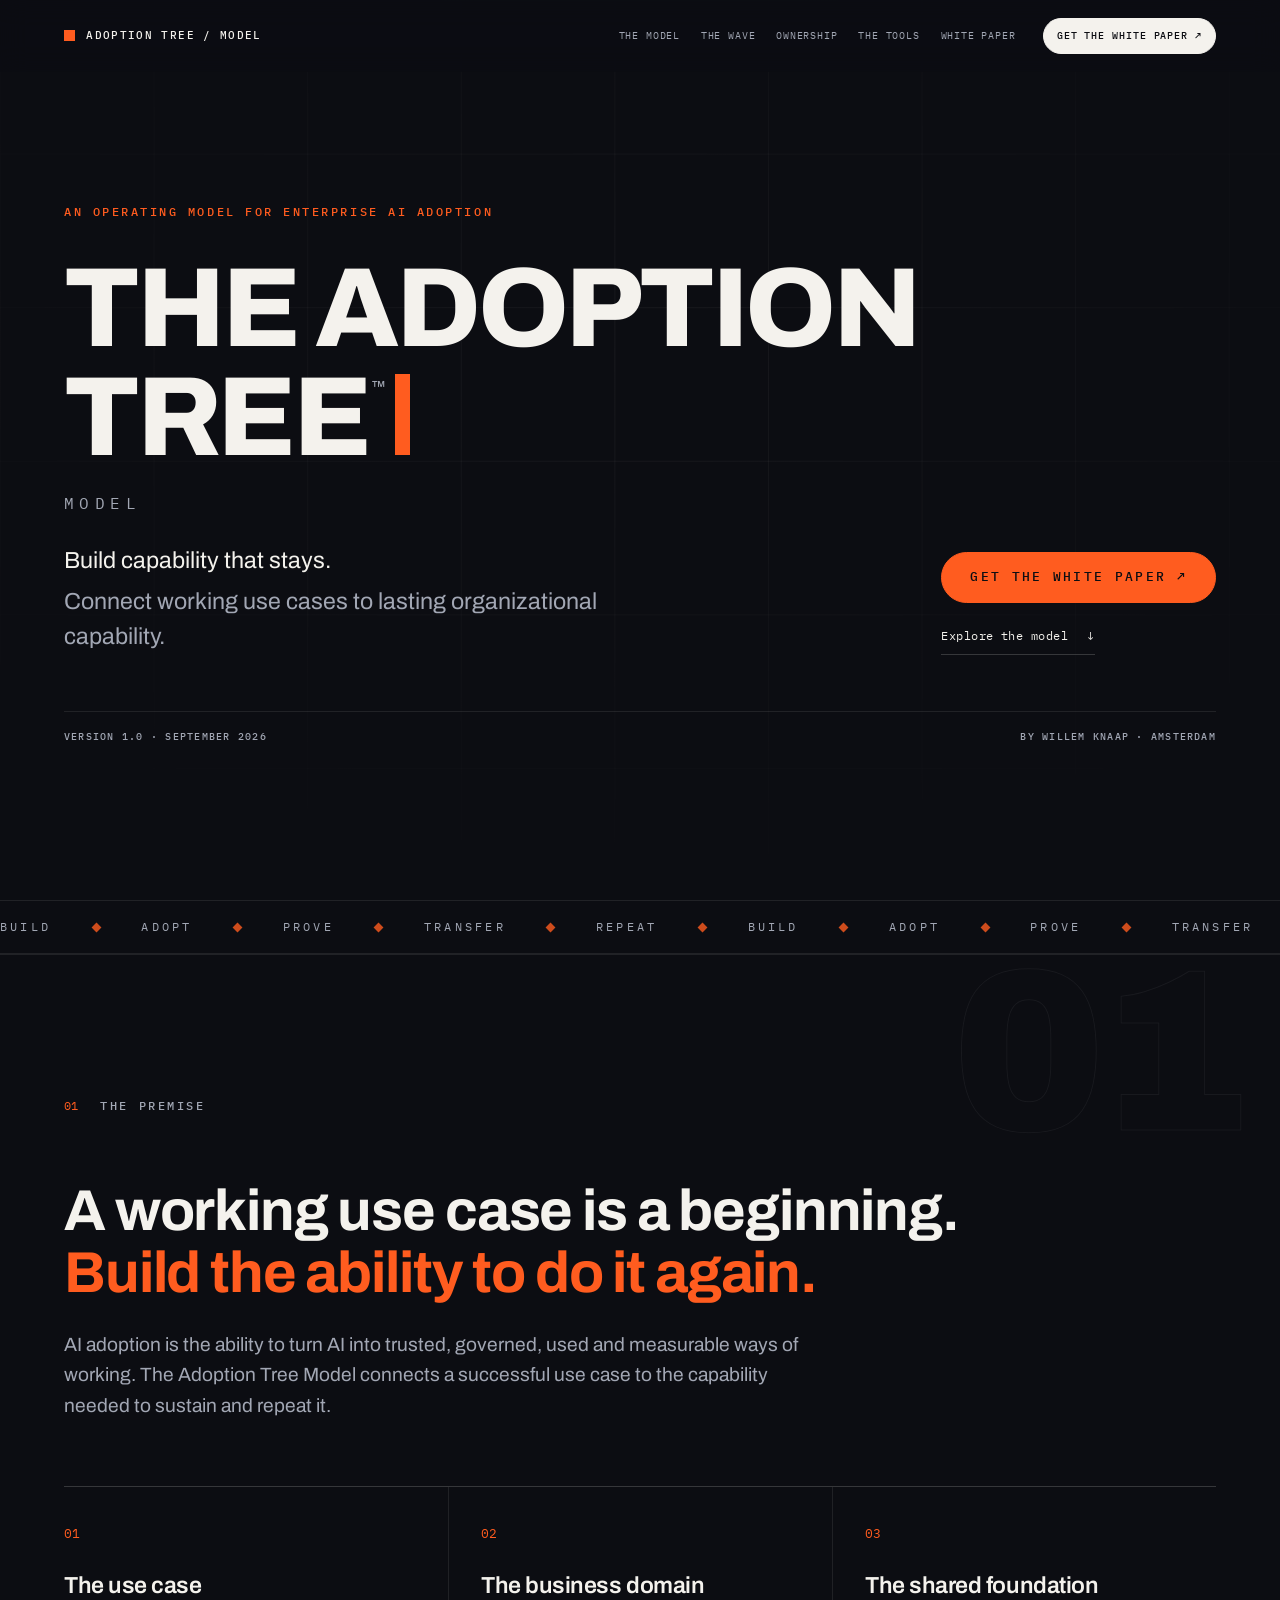
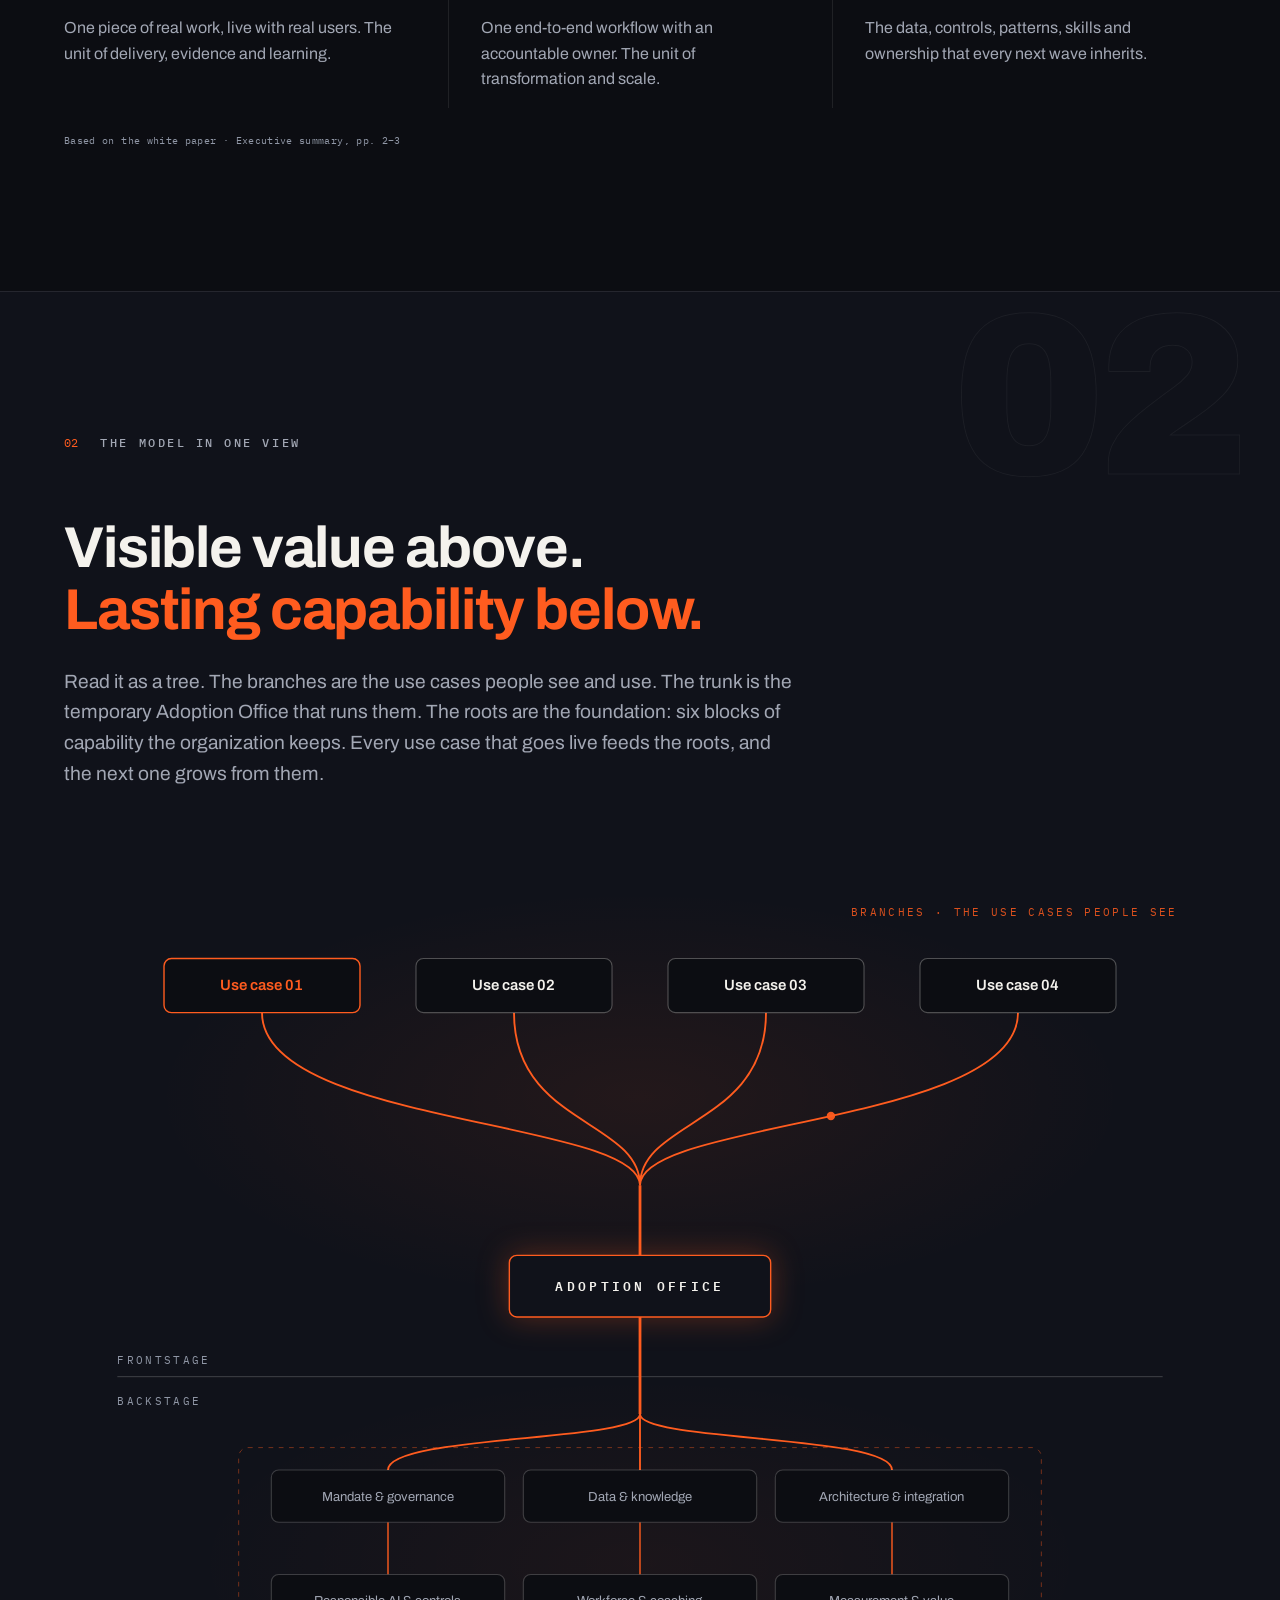
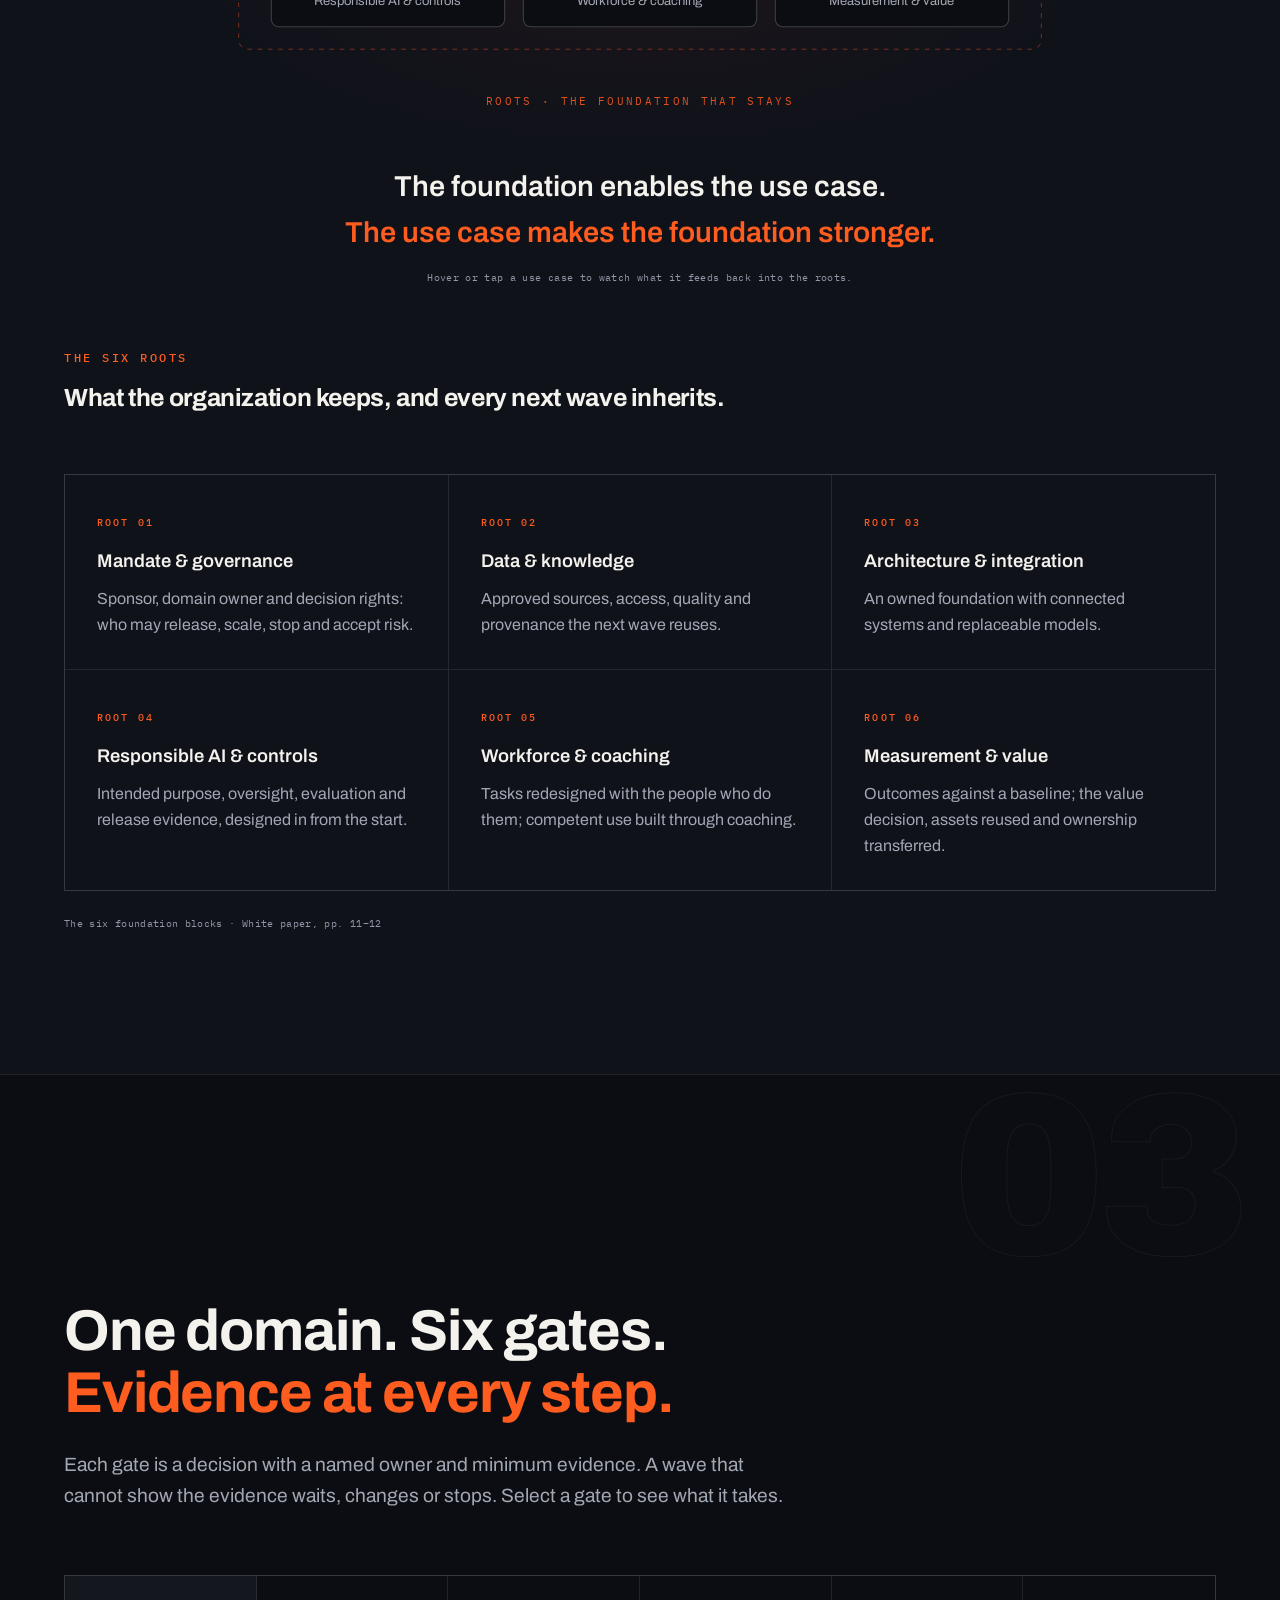
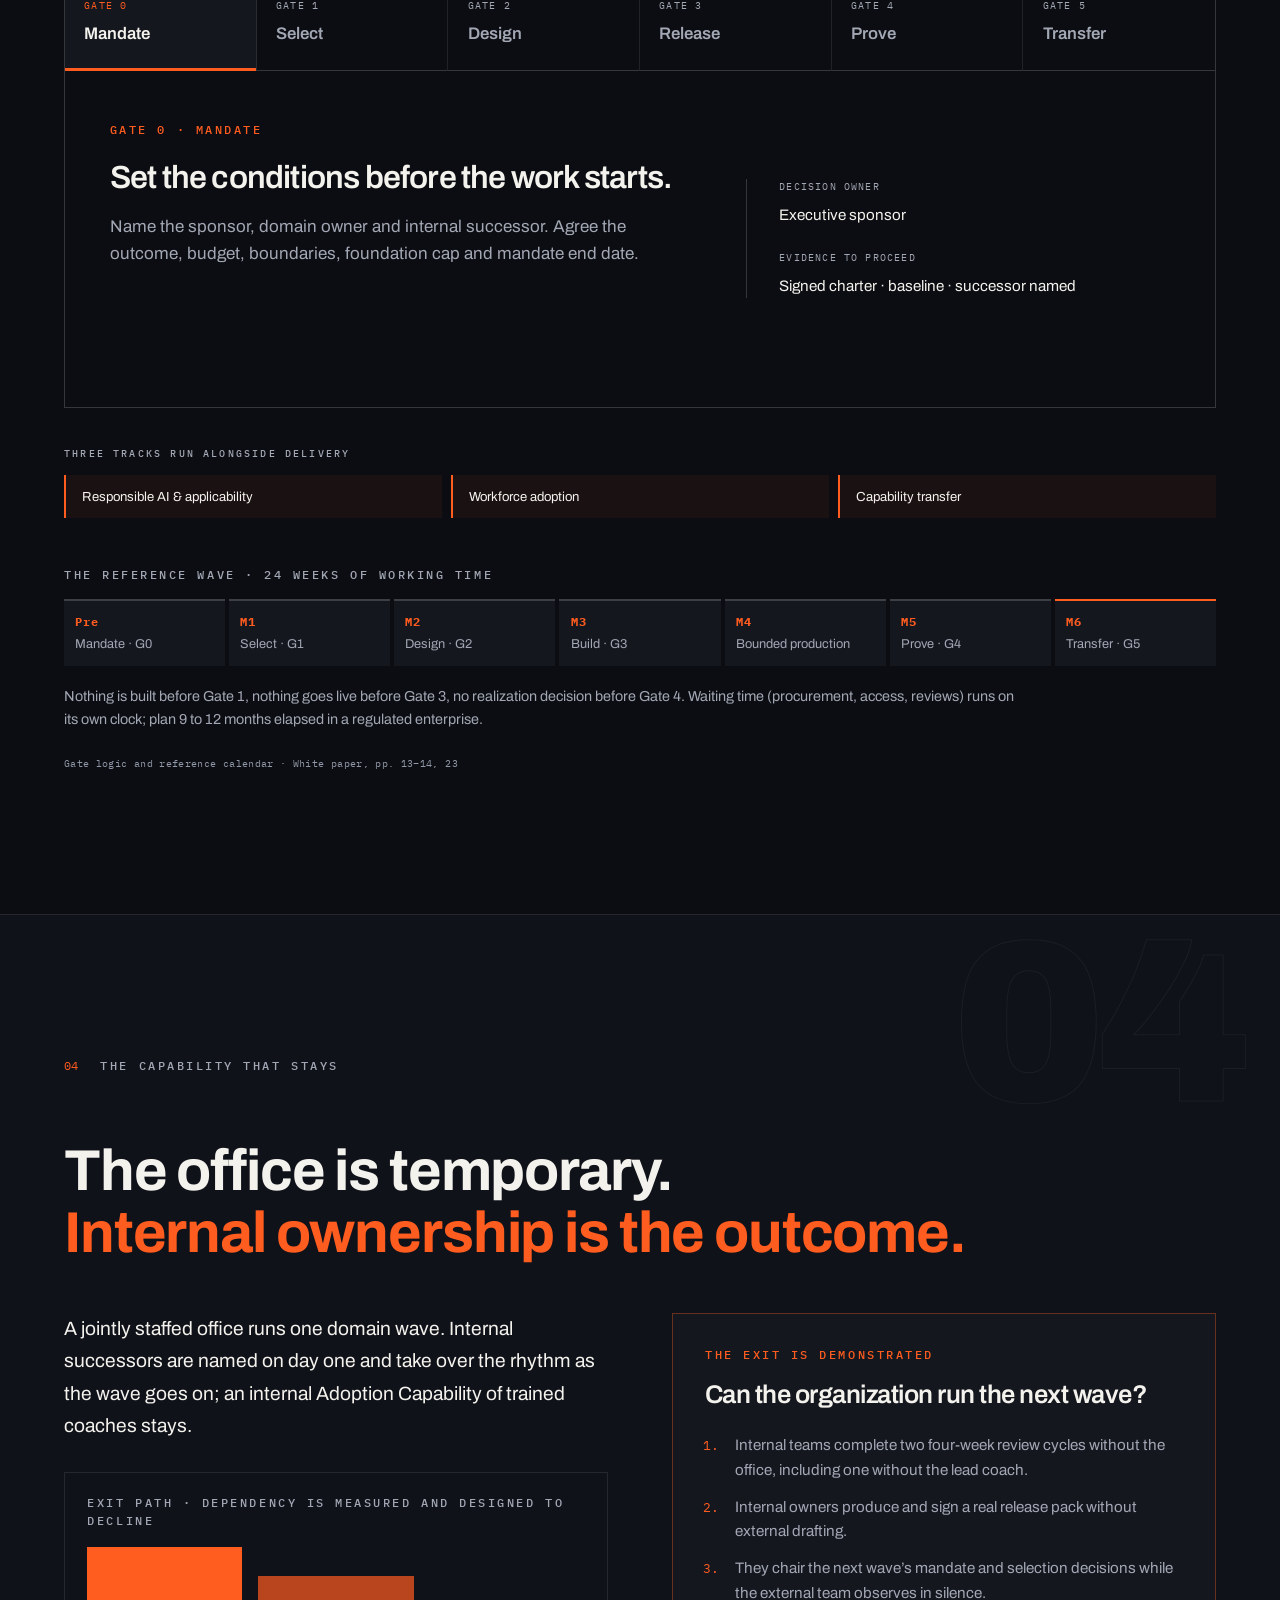
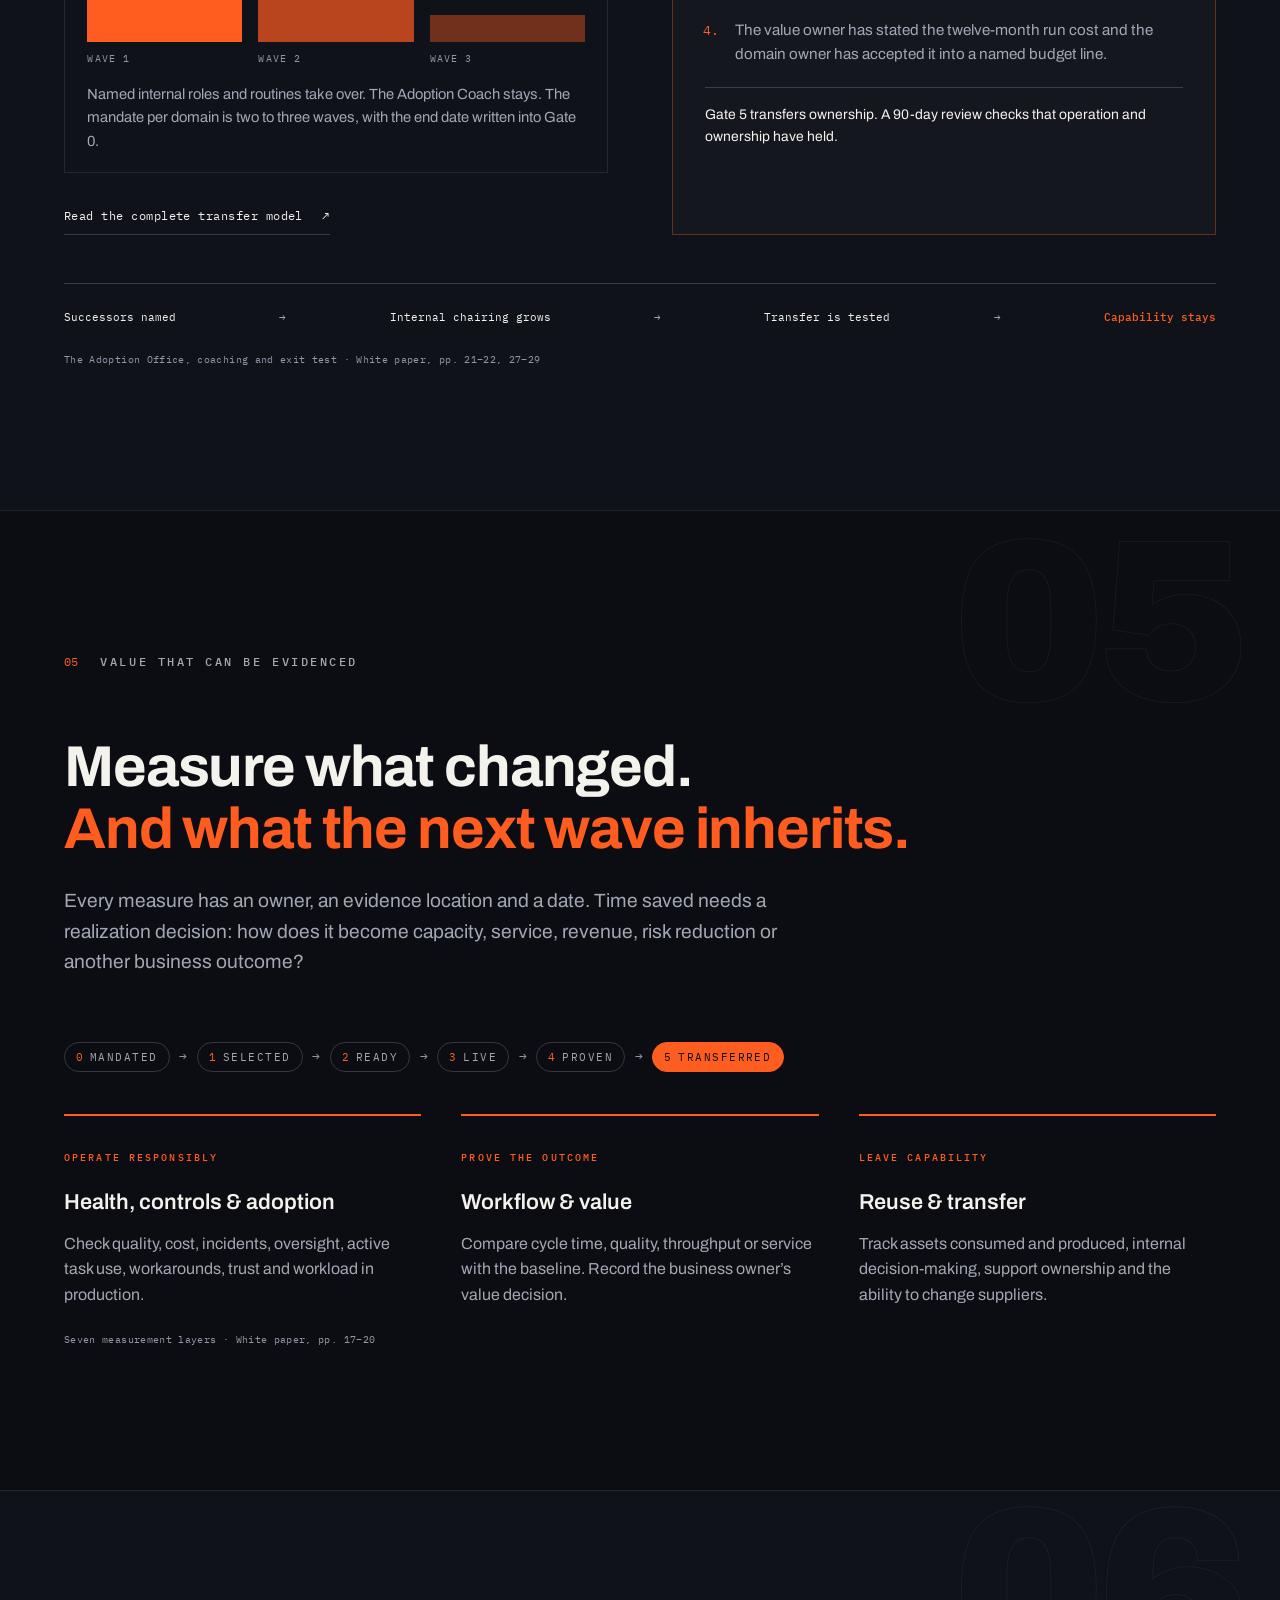
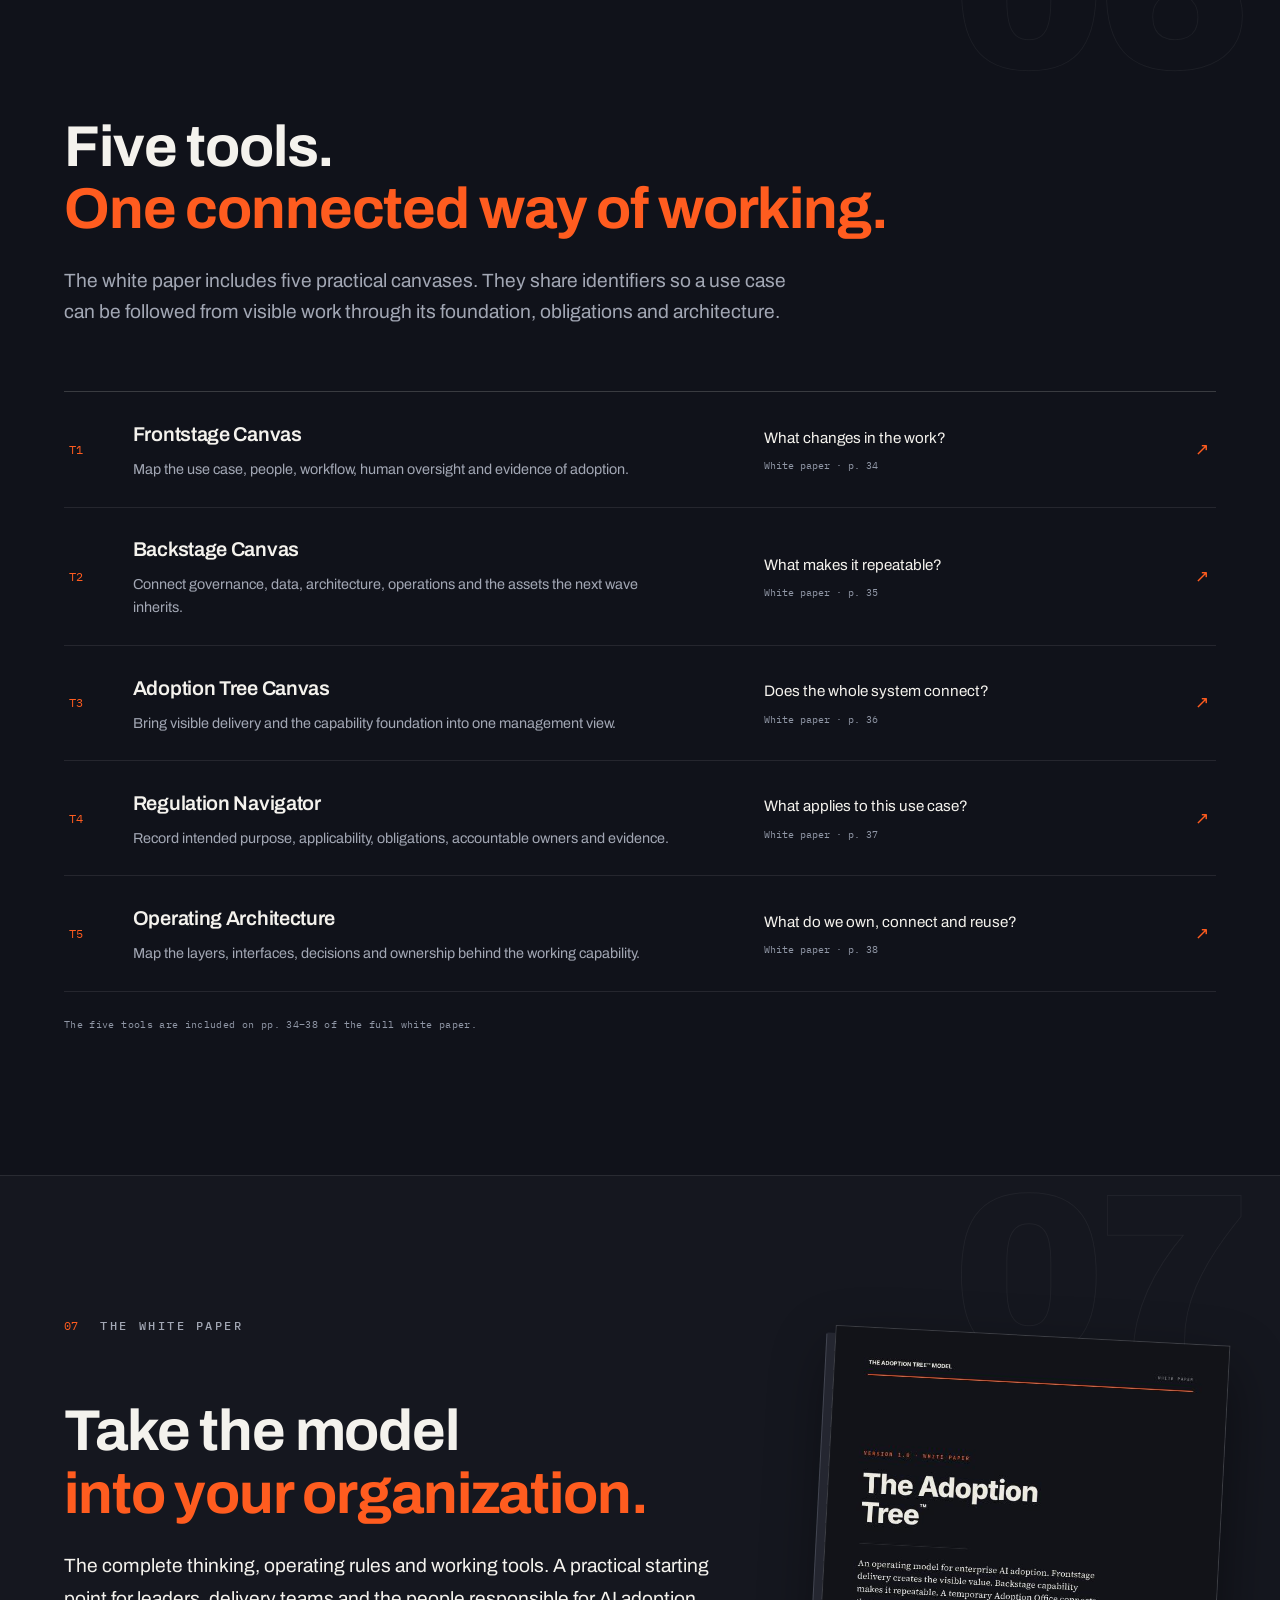
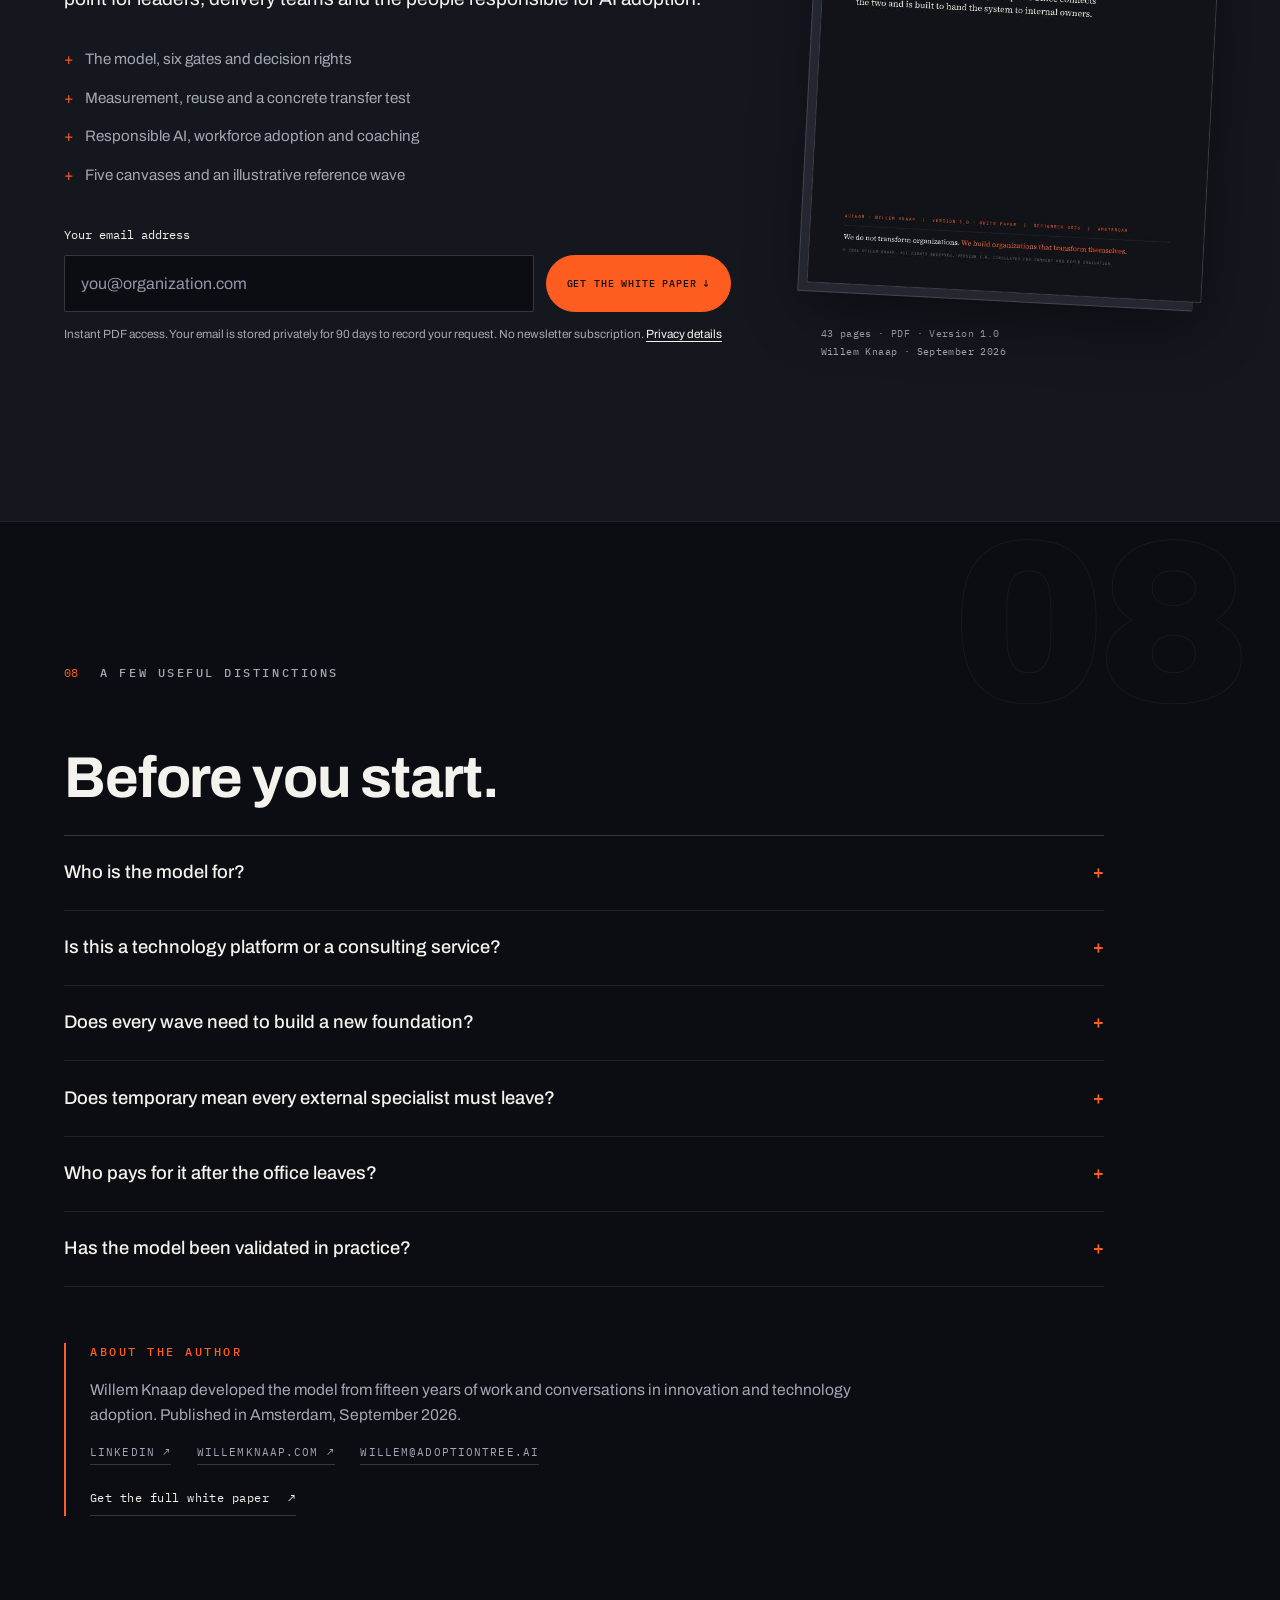
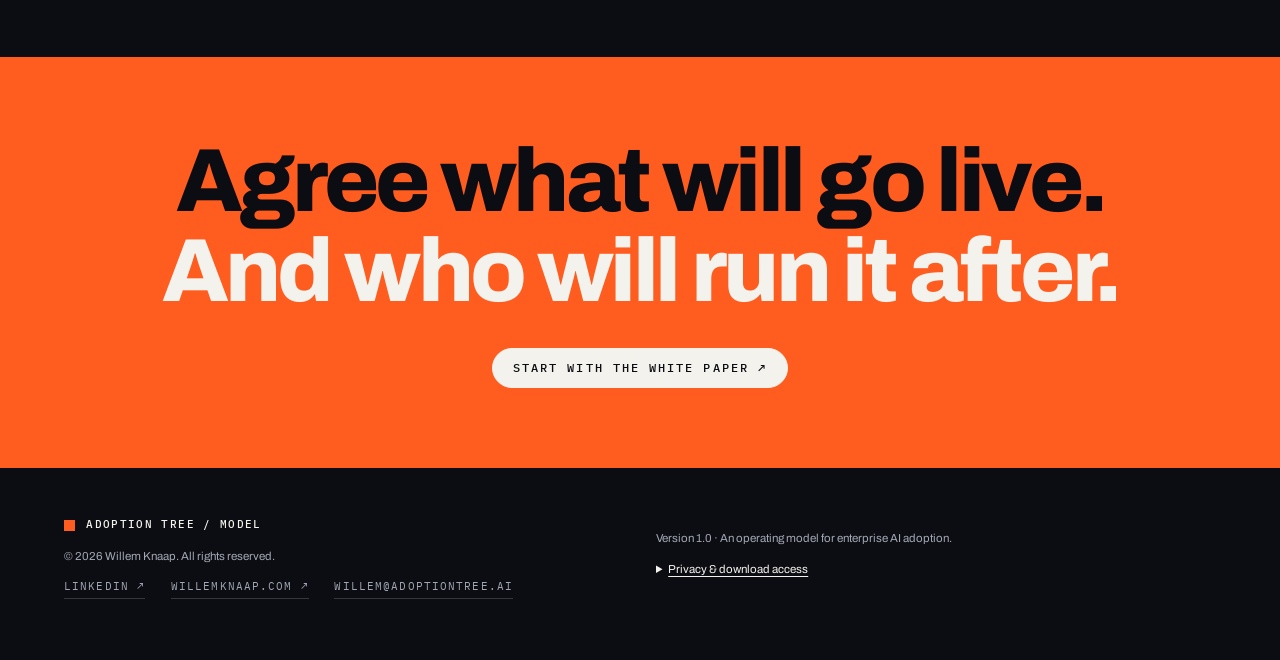
<file: index.html>
<!DOCTYPE html>
<html lang="en" class="no-js">
<head>
<meta charset="UTF-8"><meta name="viewport" content="width=device-width, initial-scale=1">
<title>The Adoption Tree™ Model · Build capability that stays</title>
<meta name="description" content="Turn AI use cases into repeatable organizational capability. Explore the Adoption Tree Model, its six decision gates and five practical tools. Download the white paper.">
<meta name="theme-color" content="#0C0D12">
<meta property="og:title" content="The Adoption Tree™ Model">
<meta property="og:description" content="The foundation enables the use case. The use case makes the foundation stronger. Explore the model and get the white paper.">
<meta property="og:type" content="website">
<meta property="og:url" content="https://adoptiontree.ai/">
<link rel="canonical" href="https://adoptiontree.ai/">
<link rel="preconnect" href="https://fonts.googleapis.com"><link rel="preconnect" href="https://fonts.gstatic.com" crossorigin>
<link href="https://fonts.googleapis.com/css2?family=Archivo:ital,wght@0,400;0,500;0,600;0,700;0,800;0,900;1,400&family=IBM+Plex+Mono:wght@400;500&display=swap" rel="stylesheet">
<link rel="stylesheet" href="css/style.css?v=tree4"><link rel="icon" href="favicon.svg" type="image/svg+xml">
<script src="js/main.js?v=tree4" defer></script>
</head>
<body>
<a class="skip-link" href="#main">Skip to content</a>
<div class="progress" id="progressBar" aria-hidden="true"></div>
<header class="nav" id="nav">
<a class="nav__brand" href="#top" aria-label="Adoption Tree Model home"><span class="nav__mark"></span><span class="nav__name">Adoption Tree<span class="nav__model"> / Model</span></span></a>
<nav class="nav__links" id="navLinks" aria-label="Main navigation"><a href="#tree">The model</a><a href="#wave">The wave</a><a href="#ownership">Ownership</a><a href="#tools">The tools</a><a href="#whitepaper">White paper</a></nav>
<a class="btn btn--solid nav__cta" href="#whitepaper">Get the white paper <span aria-hidden="true">↗</span></a>
<button class="nav__burger" id="burger" aria-label="Open menu" aria-controls="navLinks" aria-expanded="false"><span></span><span></span></button>
</header>
<main id="main">
<section class="hero" id="top">
<div class="hero__grid-lines" aria-hidden="true"></div>
<div class="hero__inner">
<p class="label label--orange reveal">An operating model for enterprise AI adoption</p>
<h1 class="hero__title"><span class="hero__line"><span>The Adoption</span></span><span class="hero__line"><span>Tree<sup class="hero__tm">™</sup><i class="hero__cursor" aria-hidden="true"></i></span></span><span class="hero__model reveal">Model</span></h1>
<div class="hero__foot">
<p class="hero__tag reveal">Build capability that stays.<br><em>Connect working use cases to lasting organizational capability.</em></p>
<div class="hero__actions reveal"><a class="btn btn--orange" href="#whitepaper">Get the white paper <span aria-hidden="true">↗</span></a><a class="text-link" href="#tree">Explore the model <span aria-hidden="true">↓</span></a></div>
</div>
<div class="hero__edition label reveal"><span>Version 1.0 · September 2026</span><span>By Willem Knaap · Amsterdam</span></div>
</div>
</section>
<div class="ticker" aria-hidden="true"><div class="ticker__track"><span>Build</span><i></i><span>Adopt</span><i></i><span>Prove</span><i></i><span>Transfer</span><i></i><span>Repeat</span><i></i><span>Build</span><i></i><span>Adopt</span><i></i><span>Prove</span><i></i><span>Transfer</span><i></i><span>Repeat</span><i></i><span>Build</span><i></i><span>Adopt</span><i></i><span>Prove</span><i></i><span>Transfer</span><i></i><span>Repeat</span><i></i><span>Build</span><i></i><span>Adopt</span><i></i><span>Prove</span><i></i><span>Transfer</span><i></i><span>Repeat</span><i></i><span>Build</span><i></i><span>Adopt</span><i></i><span>Prove</span><i></i><span>Transfer</span><i></i><span>Repeat</span><i></i><span>Build</span><i></i><span>Adopt</span><i></i><span>Prove</span><i></i><span>Transfer</span><i></i><span>Repeat</span><i></i></div></div>

<section class="section" id="premise" data-num="01">
<div class="section__head reveal"><span class="section__num">01</span><span class="label">The premise</span></div><h2 class="section__title reveal">A working use case is a beginning.<br><span class="accent">Build the ability to do it again.</span></h2><p class="section__sub reveal">AI adoption is the ability to turn AI into trusted, governed, used and measurable ways of working. The Adoption Tree Model connects a successful use case to the capability needed to sustain and repeat it.</p>
<div class="unit-grid reveal">
<article><span class="unit__number">01</span><h3>The use case</h3><p>One piece of real work, live with real users. The unit of delivery, evidence and learning.</p></article>
<article><span class="unit__number">02</span><h3>The business domain</h3><p>One end-to-end workflow with an accountable owner. The unit of transformation and scale.</p></article>
<article><span class="unit__number">03</span><h3>The shared foundation</h3><p>The data, controls, patterns, skills and ownership that every next wave inherits.</p></article>
</div>
<p class="source-note">Based on the white paper · Executive summary, pp. 2–3</p>
</section>

<section class="section section--tinted section--tree" id="tree" data-num="02">
<div class="section__head reveal"><span class="section__num">02</span><span class="label">The model in one view</span></div><h2 class="section__title reveal">Visible value above.<br><span class="accent">Lasting capability below.</span></h2><p class="section__sub reveal">Read it as a tree. The branches are the use cases people see and use. The trunk is the temporary Adoption Office that runs them. The roots are the foundation: six blocks of capability the organization keeps. Every use case that goes live feeds the roots, and the next one grows from them.</p>
  <div class="tree__stage" id="treeStage">
    <svg class="tree__svg tree__svg--desktop" viewBox="0 0 1200 950" fill="none" xmlns="http://www.w3.org/2000/svg" aria-labelledby="treeTitleD" role="img">
<title id="treeTitleD">The Adoption Tree: use cases branch above ground from the Adoption Office trunk; below ground, roots feed the foundation the next wave inherits</title>
<defs><radialGradient id="tCanopyD"><stop offset="0%" stop-color="#FF5C1F" stop-opacity="0.08"/><stop offset="100%" stop-color="#FF5C1F" stop-opacity="0"/></radialGradient><radialGradient id="tRootsD"><stop offset="0%" stop-color="#FF5C1F" stop-opacity="0.05"/><stop offset="100%" stop-color="#FF5C1F" stop-opacity="0"/></radialGradient></defs>
<ellipse cx="600" cy="260" rx="520" ry="220" fill="url(#tCanopyD)"/>
<ellipse cx="600" cy="760" rx="480" ry="200" fill="url(#tRootsD)"/>
<text x="1176" y="66" text-anchor="end" class="tz tz--orange t-zone">Branches · the use cases people see</text>
<text x="600" y="912" text-anchor="middle" class="tz tz--orange t-zone t-zone--roots">Roots · the foundation that stays</text>
<line x1="40" y1="560" x2="1160" y2="560" stroke="rgba(244,242,237,0.22)" stroke-width="1" class="t-ground"/>
<text x="40" y="546" class="tz t-zone">Frontstage</text>
<text x="40" y="590" class="tz t-zone">Backstage</text>
<path class="t-line t-trunk-up draw" d="M600,430 L600,355" stroke-width="3"/>
<path class="t-line t-branch draw" style="--i:0" d="M600,355 C600,285 195,290 195,170" stroke-width="2"/>
<path class="t-line t-branch draw" style="--i:1" d="M600,355 C600,285 465,290 465,170" stroke-width="2"/>
<path class="t-line t-branch draw" style="--i:2" d="M600,355 C600,285 735,290 735,170" stroke-width="2"/>
<path class="t-line t-branch draw" style="--i:3" d="M600,355 C600,285 1005,290 1005,170" stroke-width="2"/>
<path class="t-line t-trunk-down draw" d="M600,496 L600,600" stroke-width="3"/>
<path class="t-spine" d="M600,355 L600,600" stroke="none"/>
<path class="t-line t-root draw" style="--i:0" data-col="0" d="M600,600 C600,630 330,622 330,660" stroke-width="2"/>
<path class="t-line t-root draw" style="--i:1" data-col="1" d="M600,600 L600,660" stroke-width="2"/>
<path class="t-line t-root draw" style="--i:2" data-col="2" d="M600,600 C600,630 870,622 870,660" stroke-width="2"/>
<path class="t-line t-conn draw" style="--i:0" data-col="0" data-level="1" d="M330,716 L330,772" stroke-width="1.5"/>
<path class="t-line t-conn draw" style="--i:1" data-col="1" data-level="1" d="M600,716 L600,772" stroke-width="1.5"/>
<path class="t-line t-conn draw" style="--i:2" data-col="2" data-level="1" d="M870,716 L870,772" stroke-width="1.5"/>
<circle class="t-sap" r="4.5" fill="#FF5C1F" opacity="0"/>
<rect x="170" y="636" width="860" height="216" rx="10" stroke="rgba(255,92,31,0.45)" stroke-width="1" stroke-dasharray="5 6" class="t-dash"/>
<g class="t-ucbox pop t-ucbox--live" style="--i:0" data-branch="0" role="button" tabindex="0" aria-label="Animate learning from use case 1">
<rect x="90" y="112" width="210" height="58" rx="8"/>
<text x="195" y="146" text-anchor="middle" class="t-uclabel">Use case 01</text>
</g>
<g class="t-ucbox pop" style="--i:1" data-branch="1" role="button" tabindex="0" aria-label="Animate learning from use case 2">
<rect x="360" y="112" width="210" height="58" rx="8"/>
<text x="465" y="146" text-anchor="middle" class="t-uclabel">Use case 02</text>
</g>
<g class="t-ucbox pop" style="--i:2" data-branch="2" role="button" tabindex="0" aria-label="Animate learning from use case 3">
<rect x="630" y="112" width="210" height="58" rx="8"/>
<text x="735" y="146" text-anchor="middle" class="t-uclabel">Use case 03</text>
</g>
<g class="t-ucbox pop" style="--i:3" data-branch="3" role="button" tabindex="0" aria-label="Animate learning from use case 4">
<rect x="900" y="112" width="210" height="58" rx="8"/>
<text x="1005" y="146" text-anchor="middle" class="t-uclabel">Use case 04</text>
</g>
<g class="t-office pop">
<rect x="460" y="430" width="280" height="66" rx="8" fill="#10121A" stroke="#FF5C1F" stroke-width="1.5"/>
<text x="600" y="468" text-anchor="middle" class="t-oflabel">Adoption Office</text>
</g>
<g class="t-fbox t-fbox1 pop" style="--i:0"><rect x="205" y="660" width="250" height="56" rx="8"/><text x="330" y="693" text-anchor="middle" class="t-flabel">Mandate &amp; governance</text></g>
<g class="t-fbox t-fbox1 pop" style="--i:1"><rect x="475" y="660" width="250" height="56" rx="8"/><text x="600" y="693" text-anchor="middle" class="t-flabel">Data &amp; knowledge</text></g>
<g class="t-fbox t-fbox1 pop" style="--i:2"><rect x="745" y="660" width="250" height="56" rx="8"/><text x="870" y="693" text-anchor="middle" class="t-flabel">Architecture &amp; integration</text></g>
<g class="t-fbox t-fbox2 pop" style="--i:0"><rect x="205" y="772" width="250" height="56" rx="8"/><text x="330" y="805" text-anchor="middle" class="t-flabel">Responsible AI &amp; controls</text></g>
<g class="t-fbox t-fbox2 pop" style="--i:1"><rect x="475" y="772" width="250" height="56" rx="8"/><text x="600" y="805" text-anchor="middle" class="t-flabel">Workforce &amp; coaching</text></g>
<g class="t-fbox t-fbox2 pop" style="--i:2"><rect x="745" y="772" width="250" height="56" rx="8"/><text x="870" y="805" text-anchor="middle" class="t-flabel">Measurement &amp; value</text></g>
</svg>

    <svg class="tree__svg tree__svg--mobile" viewBox="0 0 440 924" fill="none" xmlns="http://www.w3.org/2000/svg" aria-labelledby="treeTitleM" role="img">
<title id="treeTitleM">The Adoption Tree, compact: use cases feed the Adoption Office; its roots feed the foundation the next wave inherits</title>
<defs><radialGradient id="tCanopyM"><stop offset="0%" stop-color="#FF5C1F" stop-opacity="0.09"/><stop offset="100%" stop-color="#FF5C1F" stop-opacity="0"/></radialGradient><radialGradient id="tRootsM"><stop offset="0%" stop-color="#FF5C1F" stop-opacity="0.06"/><stop offset="100%" stop-color="#FF5C1F" stop-opacity="0"/></radialGradient></defs>
<ellipse cx="220" cy="200" rx="240" ry="190" fill="url(#tCanopyM)"/>
<ellipse cx="220" cy="720" rx="230" ry="220" fill="url(#tRootsM)"/>
<text x="220" y="26" text-anchor="middle" class="tz tz--orange t-zone">Branches · the use cases people see</text>
<text x="220" y="900" text-anchor="middle" class="tz tz--orange t-zone t-zone--roots">Roots · the foundation that stays</text>
<line x1="10" y1="470" x2="430" y2="470" stroke="rgba(244,242,237,0.22)" stroke-width="1" class="t-ground"/>
<text x="10" y="458" class="tz t-zone">Frontstage</text>
<text x="10" y="496" class="tz t-zone">Backstage</text>
<path class="t-line t-trunk-up draw" d="M220,356 L220,302" stroke-width="2.5"/>
<path class="t-line t-branch draw" style="--i:0" d="M220,302 C220,262 113,160 113,108" stroke-width="1.8"/>
<path class="t-line t-branch draw" style="--i:1" d="M220,302 C220,262 327,160 327,108" stroke-width="1.8"/>
<path class="t-line t-branch draw" style="--i:2" d="M220,302 C220,262 113,222 113,170" stroke-width="1.8"/>
<path class="t-line t-branch draw" style="--i:3" d="M220,302 C220,262 327,222 327,170" stroke-width="1.8"/>
<path class="t-line t-trunk-down draw" d="M220,412 L220,508" stroke-width="2.5"/>
<path class="t-spine" d="M220,302 L220,508" stroke="none"/>
<path class="t-line t-root draw" style="--i:0" data-col="0" d="M220,508 C220,534 113,528 113,556" stroke-width="1.8"/>
<path class="t-line t-root draw" style="--i:1" data-col="1" d="M220,508 C220,534 327,528 327,556" stroke-width="1.8"/>
<path class="t-line t-conn draw" style="--i:0" data-col="0" data-level="1" d="M113,606 L113,664" stroke-width="1.4"/>
<path class="t-line t-conn draw" style="--i:1" data-col="1" data-level="1" d="M327,606 L327,664" stroke-width="1.4"/>
<path class="t-line t-conn draw" style="--i:2" data-col="0" data-level="2" d="M113,714 L113,772" stroke-width="1.4"/>
<path class="t-line t-conn draw" style="--i:3" data-col="1" data-level="2" d="M327,714 L327,772" stroke-width="1.4"/>
<circle class="t-sap" r="4" fill="#FF5C1F" opacity="0"/>
<rect x="8" y="532" width="424" height="314" rx="10" stroke="rgba(255,92,31,0.45)" stroke-width="1" stroke-dasharray="5 6" class="t-dash"/>
<g class="t-ucbox pop t-ucbox--live" style="--i:0" data-branch="0" role="button" tabindex="0" aria-label="Animate learning from use case 1">
<rect x="15" y="58" width="196" height="50" rx="8"/>
<text x="113" y="88" text-anchor="middle" class="t-uclabel">Use case 01</text>
</g>
<g class="t-ucbox pop" style="--i:1" data-branch="1" role="button" tabindex="0" aria-label="Animate learning from use case 2">
<rect x="229" y="58" width="196" height="50" rx="8"/>
<text x="327" y="88" text-anchor="middle" class="t-uclabel">Use case 02</text>
</g>
<g class="t-ucbox pop" style="--i:2" data-branch="2" role="button" tabindex="0" aria-label="Animate learning from use case 3">
<rect x="15" y="120" width="196" height="50" rx="8"/>
<text x="113" y="150" text-anchor="middle" class="t-uclabel">Use case 03</text>
</g>
<g class="t-ucbox pop" style="--i:3" data-branch="3" role="button" tabindex="0" aria-label="Animate learning from use case 4">
<rect x="229" y="120" width="196" height="50" rx="8"/>
<text x="327" y="150" text-anchor="middle" class="t-uclabel">Use case 04</text>
</g>
<g class="t-office pop">
<rect x="104" y="356" width="232" height="56" rx="8" fill="#10121A" stroke="#FF5C1F" stroke-width="1.5"/>
<text x="220" y="389" text-anchor="middle" class="t-oflabel">Adoption Office</text>
</g>
<g class="t-fbox t-fbox1 pop" style="--i:0"><rect x="15" y="556" width="196" height="50" rx="8"/><text x="113" y="586" text-anchor="middle" class="t-flabel">Mandate &amp; governance</text></g>
<g class="t-fbox t-fbox1 pop" style="--i:1"><rect x="229" y="556" width="196" height="50" rx="8"/><text x="327" y="586" text-anchor="middle" class="t-flabel">Data &amp; knowledge</text></g>
<g class="t-fbox t-fbox2 pop" style="--i:2"><rect x="15" y="664" width="196" height="50" rx="8"/><text x="113" y="694" text-anchor="middle" class="t-flabel">Architecture &amp; integration</text></g>
<g class="t-fbox t-fbox2 pop" style="--i:3"><rect x="229" y="664" width="196" height="50" rx="8"/><text x="327" y="694" text-anchor="middle" class="t-flabel">Responsible AI &amp; controls</text></g>
<g class="t-fbox t-fbox2 pop" style="--i:4"><rect x="15" y="772" width="196" height="50" rx="8"/><text x="113" y="802" text-anchor="middle" class="t-flabel">Workforce &amp; coaching</text></g>
<g class="t-fbox t-fbox2 pop" style="--i:5"><rect x="229" y="772" width="196" height="50" rx="8"/><text x="327" y="802" text-anchor="middle" class="t-flabel">Measurement &amp; value</text></g>
</svg>
  </div>


<p class="tree__caption reveal">The foundation enables the use case.<br><span class="accent">The use case makes the foundation stronger.</span></p>
<p class="source-note tree-note">Hover or tap a use case to watch what it feeds back into the roots.</p>
<div class="roots-head reveal"><span class="label label--orange">The six roots</span><h3>What the organization keeps, and every next wave inherits.</h3></div>
<div class="foundation-grid reveal"><article><span class="label label--orange">Root 01</span><h3>Mandate & governance</h3><p>Sponsor, domain owner and decision rights: who may release, scale, stop and accept risk.</p></article><article><span class="label label--orange">Root 02</span><h3>Data & knowledge</h3><p>Approved sources, access, quality and provenance the next wave reuses.</p></article><article><span class="label label--orange">Root 03</span><h3>Architecture & integration</h3><p>An owned foundation with connected systems and replaceable models.</p></article><article><span class="label label--orange">Root 04</span><h3>Responsible AI & controls</h3><p>Intended purpose, oversight, evaluation and release evidence, designed in from the start.</p></article><article><span class="label label--orange">Root 05</span><h3>Workforce & coaching</h3><p>Tasks redesigned with the people who do them; competent use built through coaching.</p></article><article><span class="label label--orange">Root 06</span><h3>Measurement & value</h3><p>Outcomes against a baseline; the value decision, assets reused and ownership transferred.</p></article></div>
<p class="source-note">The six foundation blocks · White paper, pp. 11–12</p>
</section>

<section class="section" id="wave" data-num="03">
<div class="section__head reveal"><span class="section__num">03</span><span class="label">The adoption wave</span></div><h2 class="section__title reveal">One domain. Six gates.<br><span class="accent">Evidence at every step.</span></h2><p class="section__sub reveal">Each gate is a decision with a named owner and minimum evidence. A wave that cannot show the evidence waits, changes or stops. Select a gate to see what it takes.</p>
<div class="gate-explorer reveal">
<div class="gate-tabs" role="tablist" aria-label="Explore the six adoption gates"><button id="gate-tab-0" role="tab" aria-controls="gate-panel-0" aria-selected="true" tabindex="0" class="gate-tab is-selected"><span>Gate 0</span>Mandate<i aria-hidden="true"></i></button><button id="gate-tab-1" role="tab" aria-controls="gate-panel-1" aria-selected="false" tabindex="-1" class="gate-tab"><span>Gate 1</span>Select<i aria-hidden="true"></i></button><button id="gate-tab-2" role="tab" aria-controls="gate-panel-2" aria-selected="false" tabindex="-1" class="gate-tab"><span>Gate 2</span>Design<i aria-hidden="true"></i></button><button id="gate-tab-3" role="tab" aria-controls="gate-panel-3" aria-selected="false" tabindex="-1" class="gate-tab"><span>Gate 3</span>Release<i aria-hidden="true"></i></button><button id="gate-tab-4" role="tab" aria-controls="gate-panel-4" aria-selected="false" tabindex="-1" class="gate-tab"><span>Gate 4</span>Prove<i aria-hidden="true"></i></button><button id="gate-tab-5" role="tab" aria-controls="gate-panel-5" aria-selected="false" tabindex="-1" class="gate-tab"><span>Gate 5</span>Transfer<i aria-hidden="true"></i></button></div>
<section id="gate-panel-0" class="gate-panel" role="tabpanel" aria-labelledby="gate-tab-0" tabindex="0"><div><span class="label label--orange">Gate 0 · Mandate</span><h3>Set the conditions before the work starts.</h3><p>Name the sponsor, domain owner and internal successor. Agree the outcome, budget, boundaries, foundation cap and mandate end date.</p></div><dl><div><dt>Decision owner</dt><dd>Executive sponsor</dd></div><div><dt>Evidence to proceed</dt><dd>Signed charter · baseline · successor named</dd></div></dl></section><section id="gate-panel-1" class="gate-panel" role="tabpanel" aria-labelledby="gate-tab-1" tabindex="0" hidden><div><span class="label label--orange">Gate 1 · Select</span><h3>Choose one consequential use case.</h3><p>Select a bounded piece of work within the domain, with real users and a measurable outcome. Establish its intended purpose and complete the applicability screen.</p></div><dl><div><dt>Decision owner</dt><dd>Domain owner & product owner</dd></div><div><dt>Evidence to proceed</dt><dd>Use-case dossier · applicability screen</dd></div></dl></section><section id="gate-panel-2" class="gate-panel" role="tabpanel" aria-labelledby="gate-tab-2" tabindex="0" hidden><div><span class="label label--orange">Gate 2 · Design</span><h3>Design the work and the controls together.</h3><p>Define the target workflow, human oversight, architecture, evaluation thresholds, coaching and support. Each control has an accountable owner.</p></div><dl><div><dt>Decision owner</dt><dd>Product owner & control owners</dd></div><div><dt>Evidence to proceed</dt><dd>Target workflow · controls · evaluation & learning plan</dd></div></dl></section><section id="gate-panel-3" class="gate-panel" role="tabpanel" aria-labelledby="gate-tab-3" tabindex="0" hidden><div><span class="label label--orange">Gate 3 · Release</span><h3>Is it feasible? Release to bounded production.</h3><p>The use case works as built and runs under its required controls, so it is released to a defined workflow and user group. Monitoring, support, human oversight and rollback are ready.</p></div><dl><div><dt>Decision owner</dt><dd>Domain owner & residual-risk owner</dd></div><div><dt>Evidence to proceed</dt><dd>Signed release pack · live dashboard · support</dd></div></dl></section><section id="gate-panel-4" class="gate-panel" role="tabpanel" aria-labelledby="gate-tab-4" tabindex="0" hidden><div><span class="label label--orange">Gate 4 · Prove</span><h3>Is it viable? Decide on measured evidence.</h3><p>Compare outcomes with the baseline and check the business case against what production produced. Decide whether to scale, change or stop, and which reusable assets become maintained defaults.</p></div><dl><div><dt>Decision owner</dt><dd>Domain owner & value owner</dd></div><div><dt>Evidence to proceed</dt><dd>Value evidence · reuse register · next-use-case dossier</dd></div></dl></section><section id="gate-panel-5" class="gate-panel" role="tabpanel" aria-labelledby="gate-tab-5" tabindex="0" hidden><div><span class="label label--orange">Gate 5 · Transfer</span><h3>Show that internal owners can run it.</h3><p>Internal owners sign a real release pack and chair the next wave’s mandate and selection decisions. The external team observes in silence.</p></div><dl><div><dt>Decision owner</dt><dd>Sponsor, on the verifier’s report</dd></div><div><dt>Evidence to proceed</dt><dd>Operating manual · transfer scorecard · next-wave plan</dd></div></dl></section>
</div>
<div class="parallel-tracks reveal"><p class="label">Three tracks run alongside delivery</p><div><span>Responsible AI & applicability</span><span>Workforce adoption</span><span>Capability transfer</span></div></div>
<div class="calendar reveal" aria-label="The reference wave: six four-week blocks of working time"><span class="calendar__title label">The reference wave · 24 weeks of working time</span><ol class="calendar__blocks"><li><b>Pre</b><span>Mandate · G0</span></li><li><b>M1</b><span>Select · G1</span></li><li><b>M2</b><span>Design · G2</span></li><li><b>M3</b><span>Build · G3</span></li><li><b>M4</b><span>Bounded production</span></li><li><b>M5</b><span>Prove · G4</span></li><li class="is-last"><b>M6</b><span>Transfer · G5</span></li></ol><p class="planning-note">Nothing is built before Gate 1, nothing goes live before Gate 3, no realization decision before Gate 4. Waiting time (procurement, access, reviews) runs on its own clock; plan 9 to 12 months elapsed in a regulated enterprise.</p></div>
<p class="source-note">Gate logic and reference calendar · White paper, pp. 13–14, 23</p>
</section>

<section class="section section--tinted" id="ownership" data-num="04">
<div class="section__head reveal"><span class="section__num">04</span><span class="label">The capability that stays</span></div><h2 class="section__title reveal">The office is temporary.<br><span class="accent">Internal ownership is the outcome.</span></h2>
<div class="ownership-grid">
<div class="reveal"><p class="body-lead">A jointly staffed office runs one domain wave. Internal successors are named on day one and take over the rhythm as the wave goes on; an internal Adoption Capability of trained coaches stays.</p><div class="decline reveal" aria-label="External dependency declines wave by wave"><span class="label">Exit path · dependency is measured and designed to decline</span><div class="decline__bars"><div class="decline__bar"><i style="--h:100%;--i:0"></i><span>Wave 1</span></div><div class="decline__bar"><i style="--h:55%;--i:1"></i><span>Wave 2</span></div><div class="decline__bar"><i style="--h:22%;--i:2"></i><span>Wave 3</span></div></div><p class="decline__cap">Named internal roles and routines take over. The Adoption Coach stays. The mandate per domain is two to three waves, with the end date written into Gate 0.</p></div><a class="text-link" href="#whitepaper">Read the complete transfer model <span aria-hidden="true">↗</span></a></div>
<div class="transfer-card reveal"><p class="label label--orange">The exit is demonstrated</p><h3>Can the organization run the next wave?</h3><ol><li>Internal teams complete two four-week review cycles without the office, including one without the lead coach.</li><li>Internal owners produce and sign a real release pack without external drafting.</li><li>They chair the next wave’s mandate and selection decisions while the external team observes in silence.</li><li>The value owner has stated the twelve-month run cost and the domain owner has accepted it into a named budget line.</li></ol><p class="transfer-card__foot">Gate 5 transfers ownership. A 90-day review checks that operation and ownership have held.</p></div>
</div>
<div class="ownership-rail reveal"><span>Successors named</span><i aria-hidden="true">→</i><span>Internal chairing grows</span><i aria-hidden="true">→</i><span>Transfer is tested</span><i aria-hidden="true">→</i><strong>Capability stays</strong></div>
<p class="source-note">The Adoption Office, coaching and exit test · White paper, pp. 21–22, 27–29</p>
</section>

<section class="section" id="evidence" data-num="05">
<div class="section__head reveal"><span class="section__num">05</span><span class="label">Value that can be evidenced</span></div><h2 class="section__title reveal">Measure what changed.<br><span class="accent">And what the next wave inherits.</span></h2><p class="section__sub reveal">Every measure has an owner, an evidence location and a date. Time saved needs a realization decision: how does it become capacity, service, revenue, risk reduction or another business outcome?</p>
<div class="evstates reveal" aria-label="Wave evidence states"><span class="evstate"><em>0</em>Mandated</span><i>→</i><span class="evstate"><em>1</em>Selected</span><i>→</i><span class="evstate"><em>2</em>Ready</span><i>→</i><span class="evstate"><em>3</em>Live</span><i>→</i><span class="evstate"><em>4</em>Proven</span><i>→</i><span class="evstate evstate--final"><em>5</em>Transferred</span></div>
<div class="evidence-grid reveal"><article><span class="label label--orange">Operate responsibly</span><h3>Health, controls & adoption</h3><p>Check quality, cost, incidents, oversight, active task use, workarounds, trust and workload in production.</p></article><article><span class="label label--orange">Prove the outcome</span><h3>Workflow & value</h3><p>Compare cycle time, quality, throughput or service with the baseline. Record the business owner’s value decision.</p></article><article><span class="label label--orange">Leave capability</span><h3>Reuse & transfer</h3><p>Track assets consumed and produced, internal decision-making, support ownership and the ability to change suppliers.</p></article></div>
<p class="source-note">Seven measurement layers · White paper, pp. 17–20</p>
</section>

<section class="section section--tinted" id="tools" data-num="06">
<div class="section__head reveal"><span class="section__num">06</span><span class="label">The working system</span></div><h2 class="section__title reveal">Five tools.<br><span class="accent">One connected way of working.</span></h2><p class="section__sub reveal">The white paper includes five practical canvases. They share identifiers so a use case can be followed from visible work through its foundation, obligations and architecture.</p>
<div class="tool-list reveal"><a class="tool-row" href="#whitepaper"><span class="tool-row__num">T1</span><div><h3>Frontstage Canvas</h3><p>Map the use case, people, workflow, human oversight and evidence of adoption.</p></div><div class="tool-row__question">What changes in the work?<span>White paper · p. 34</span></div><span class="tool-row__arrow" aria-hidden="true">↗</span></a><a class="tool-row" href="#whitepaper"><span class="tool-row__num">T2</span><div><h3>Backstage Canvas</h3><p>Connect governance, data, architecture, operations and the assets the next wave inherits.</p></div><div class="tool-row__question">What makes it repeatable?<span>White paper · p. 35</span></div><span class="tool-row__arrow" aria-hidden="true">↗</span></a><a class="tool-row" href="#whitepaper"><span class="tool-row__num">T3</span><div><h3>Adoption Tree Canvas</h3><p>Bring visible delivery and the capability foundation into one management view.</p></div><div class="tool-row__question">Does the whole system connect?<span>White paper · p. 36</span></div><span class="tool-row__arrow" aria-hidden="true">↗</span></a><a class="tool-row" href="#whitepaper"><span class="tool-row__num">T4</span><div><h3>Regulation Navigator</h3><p>Record intended purpose, applicability, obligations, accountable owners and evidence.</p></div><div class="tool-row__question">What applies to this use case?<span>White paper · p. 37</span></div><span class="tool-row__arrow" aria-hidden="true">↗</span></a><a class="tool-row" href="#whitepaper"><span class="tool-row__num">T5</span><div><h3>Operating Architecture</h3><p>Map the layers, interfaces, decisions and ownership behind the working capability.</p></div><div class="tool-row__question">What do we own, connect and reuse?<span>White paper · p. 38</span></div><span class="tool-row__arrow" aria-hidden="true">↗</span></a></div>
<p class="source-note">The five tools are included on pp. 34–38 of the full white paper.</p>
</section>

<section class="section section--download" id="whitepaper" data-num="07">
<div class="download-grid">
<div class="reveal">
<div class="section__head"><span class="section__num">07</span><span class="label">The white paper</span></div>
<h2 class="section__title">Take the model<br><span class="accent">into your organization.</span></h2>
<p class="body-lead">The complete thinking, operating rules and working tools. A practical starting point for leaders, delivery teams and the people responsible for AI adoption.</p>
<ul class="download-includes"><li>The model, six gates and decision rights</li><li>Measurement, reuse and a concrete transfer test</li><li>Responsible AI, workforce adoption and coaching</li><li>Five canvases and an illustrative reference wave</li></ul>
<form id="whitepaperForm" class="download-form" action="https://khvblzrzvqdkjxckedbm.supabase.co/functions/v1/whitepaper" method="post">
<label for="email">Your email address</label>
<div class="form-row"><input id="email" name="email" type="email" autocomplete="email" inputmode="email" placeholder="you@organization.com" maxlength="254" required aria-describedby="email-note form-status"><button class="btn btn--orange" type="submit">Get the white paper <span aria-hidden="true">↓</span></button></div>
<div class="form-trap" aria-hidden="true"><label for="company_website">Leave this field empty</label><input id="company_website" name="company_website" type="text" tabindex="-1" autocomplete="off"></div>
<p id="email-note" class="form-note">Instant PDF access. Your email is stored privately for 90 days to record your request. No newsletter subscription. <a href="#privacy">Privacy details</a></p>
<p id="form-status" class="form-status" role="status" aria-live="polite"></p>
</form>
<div id="download-success" class="download-success" hidden tabindex="-1"><span class="label label--orange">Your copy is ready</span><h3>Make the next wave stronger.</h3><p>The complete Adoption Tree Model white paper is ready to download.</p><a id="download-link" class="btn btn--orange" href="#whitepaper">Download the PDF <span aria-hidden="true">↓</span></a><p class="form-note">The link is valid for 15 minutes. <button type="button" id="request-again" class="inline-button">Request a new link</button>.</p></div>
</div>
<figure class="book-preview reveal"><div class="book-preview__frame"><img src="assets/whitepaper-cover.jpg" width="650" height="919" loading="lazy" alt="Cover of The Adoption Tree Model white paper, version 1.0, by Willem Knaap"></div><figcaption><span>43 pages · PDF · Version 1.0</span><span>Willem Knaap · September 2026</span></figcaption></figure>
</div>
</section>

<section class="section" id="questions" data-num="08">
<div class="section__head reveal"><span class="section__num">08</span><span class="label">A few useful distinctions</span></div><h2 class="section__title reveal">Before you start.</h2>
<div class="faq reveal">
<details><summary>Who is the model for?</summary><p>Enterprise sponsors, domain leaders, product and delivery teams, architects, control owners and workforce leaders who need AI to become a dependable way of working. The white paper is oriented toward the European enterprise context.</p></details>
<details><summary>Is this a technology platform or a consulting service?</summary><p>It is an operating model: a way to connect business ownership, production delivery, responsible operation and internal capability. Its tools can be used alongside your existing platforms and governance.</p></details>
<details><summary>Does every wave need to build a new foundation?</summary><p>No. Each wave should inherit approved assets and leave useful additions behind. Readiness is assessed before Gate 0. If it is too weak, the first step is a readiness project or a smaller use case.</p></details>
<details><summary>Does temporary mean every external specialist must leave?</summary><p>No. A chosen, priced and replaceable specialist can remain. What should decline is dependence on a particular external party to make decisions, challenge them, substitute a supplier or exit an arrangement.</p></details>
<details><summary>Who pays for it after the office leaves?</summary><p>A named budget line does, agreed before the handover rather than at it. The cost side is built at the same gates as the benefit side: a candidate envelope at Gate 0, a first run-cost estimate at Gate 2, metered consumption during bounded production, and both halves measured at Gate 4. At Gate 5 the domain owner accepts the run cost into a budget line.</p></details>
<details><summary>Has the model been validated in practice?</summary><p>Version 1.0 is a design proposal, published for comment and field evaluation. It combines established ideas; the complete configuration has not yet been evaluated in practice. The reference case is illustrative and the timings are planning assumptions.</p></details>
</div>
<div class="author-note reveal"><p class="label label--orange">About the author</p><p>Willem Knaap developed the model from fifteen years of work and conversations in innovation and technology adoption. Published in Amsterdam, September 2026.</p><p class="author-links"><a href="https://www.linkedin.com/in/willemknaap/" rel="me noopener" target="_blank">LinkedIn ↗</a><a href="https://www.willemknaap.com" rel="me noopener" target="_blank">willemknaap.com ↗</a><a href="mailto:willem@adoptiontree.ai">willem@adoptiontree.ai</a></p><a class="text-link" href="#whitepaper">Get the full white paper <span aria-hidden="true">↗</span></a></div>
</section>
<div class="closing"><p>Agree what will go live.<br><span>And who will run it after.</span></p><a class="btn btn--solid" href="#whitepaper">Start with the white paper <span aria-hidden="true">↗</span></a></div>
</main>
<footer class="site-footer">
<div><a class="nav__brand" href="#top"><span class="nav__mark"></span><span class="nav__name">Adoption Tree / Model</span></a><p>© 2026 Willem Knaap. All rights reserved.</p><p class="author-links"><a href="https://www.linkedin.com/in/willemknaap/" rel="me noopener" target="_blank">LinkedIn ↗</a><a href="https://www.willemknaap.com" rel="me noopener" target="_blank">willemknaap.com ↗</a><a href="mailto:willem@adoptiontree.ai">willem@adoptiontree.ai</a></p></div>
<div><p>Version 1.0 · An operating model for enterprise AI adoption.</p><details id="privacy"><summary>Privacy & download access</summary><p>Your email and request date are stored in this site’s database, hosted by Supabase in the European Union, solely to record white paper requests. Records are automatically removed after 90 days. We do not enroll you in marketing or send an email: your download opens here. Basic abuse protection uses short-lived connection information. Fonts are loaded from Google Fonts. Download access lasts 15 minutes; submitting again creates a new link.</p></details></div>
</footer>
</body></html>
</file>
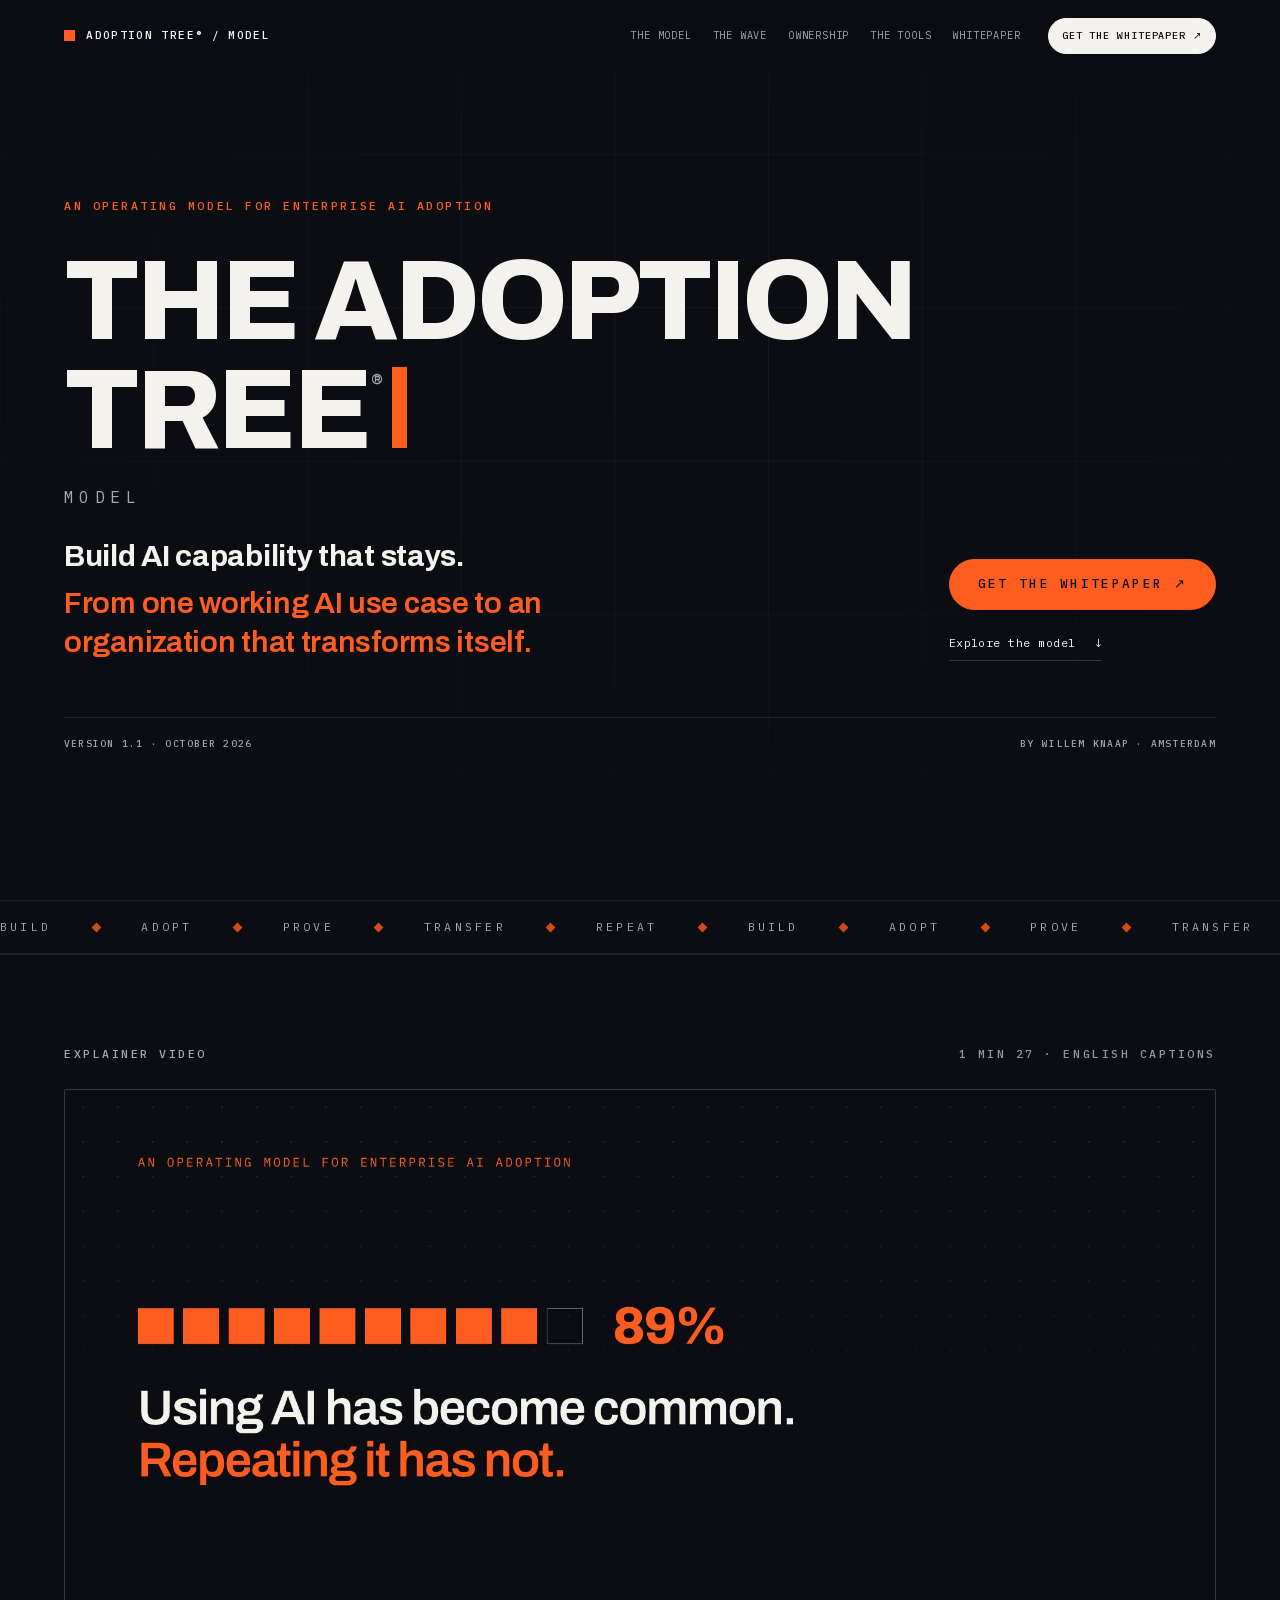
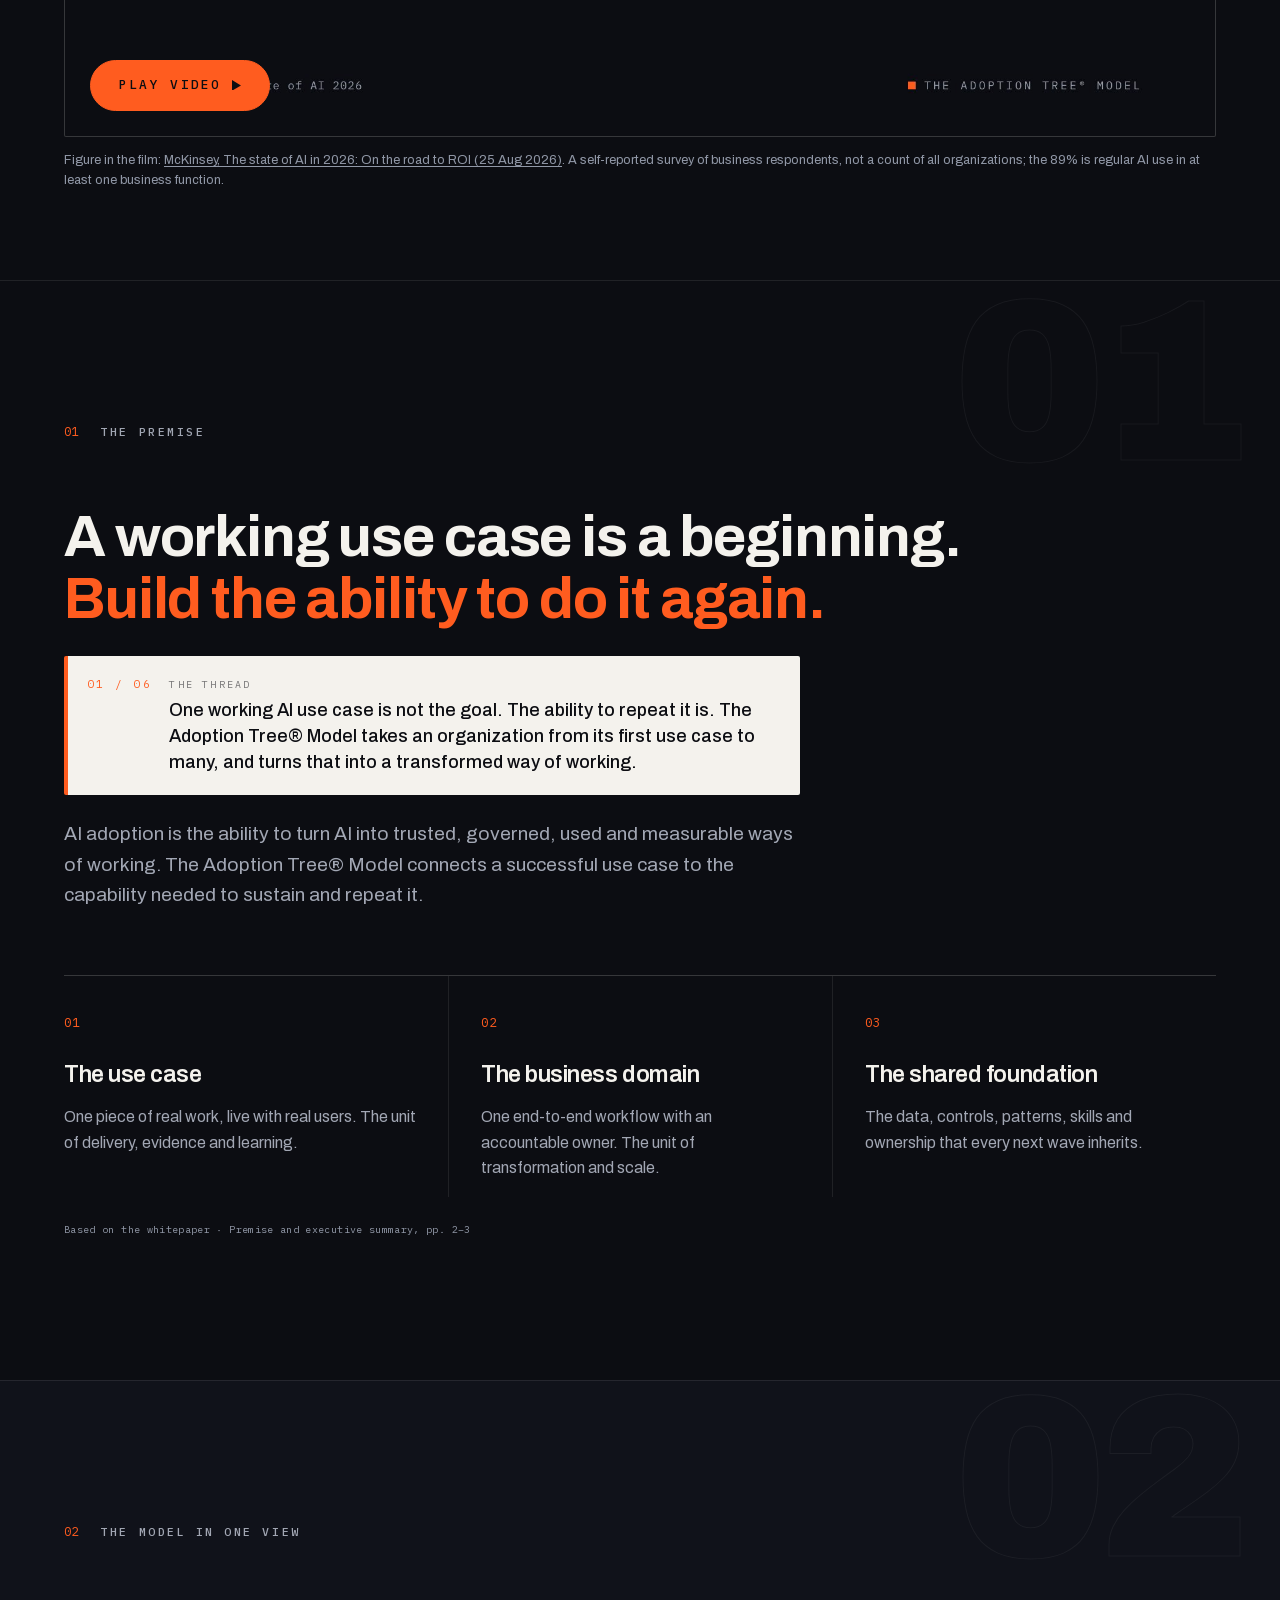
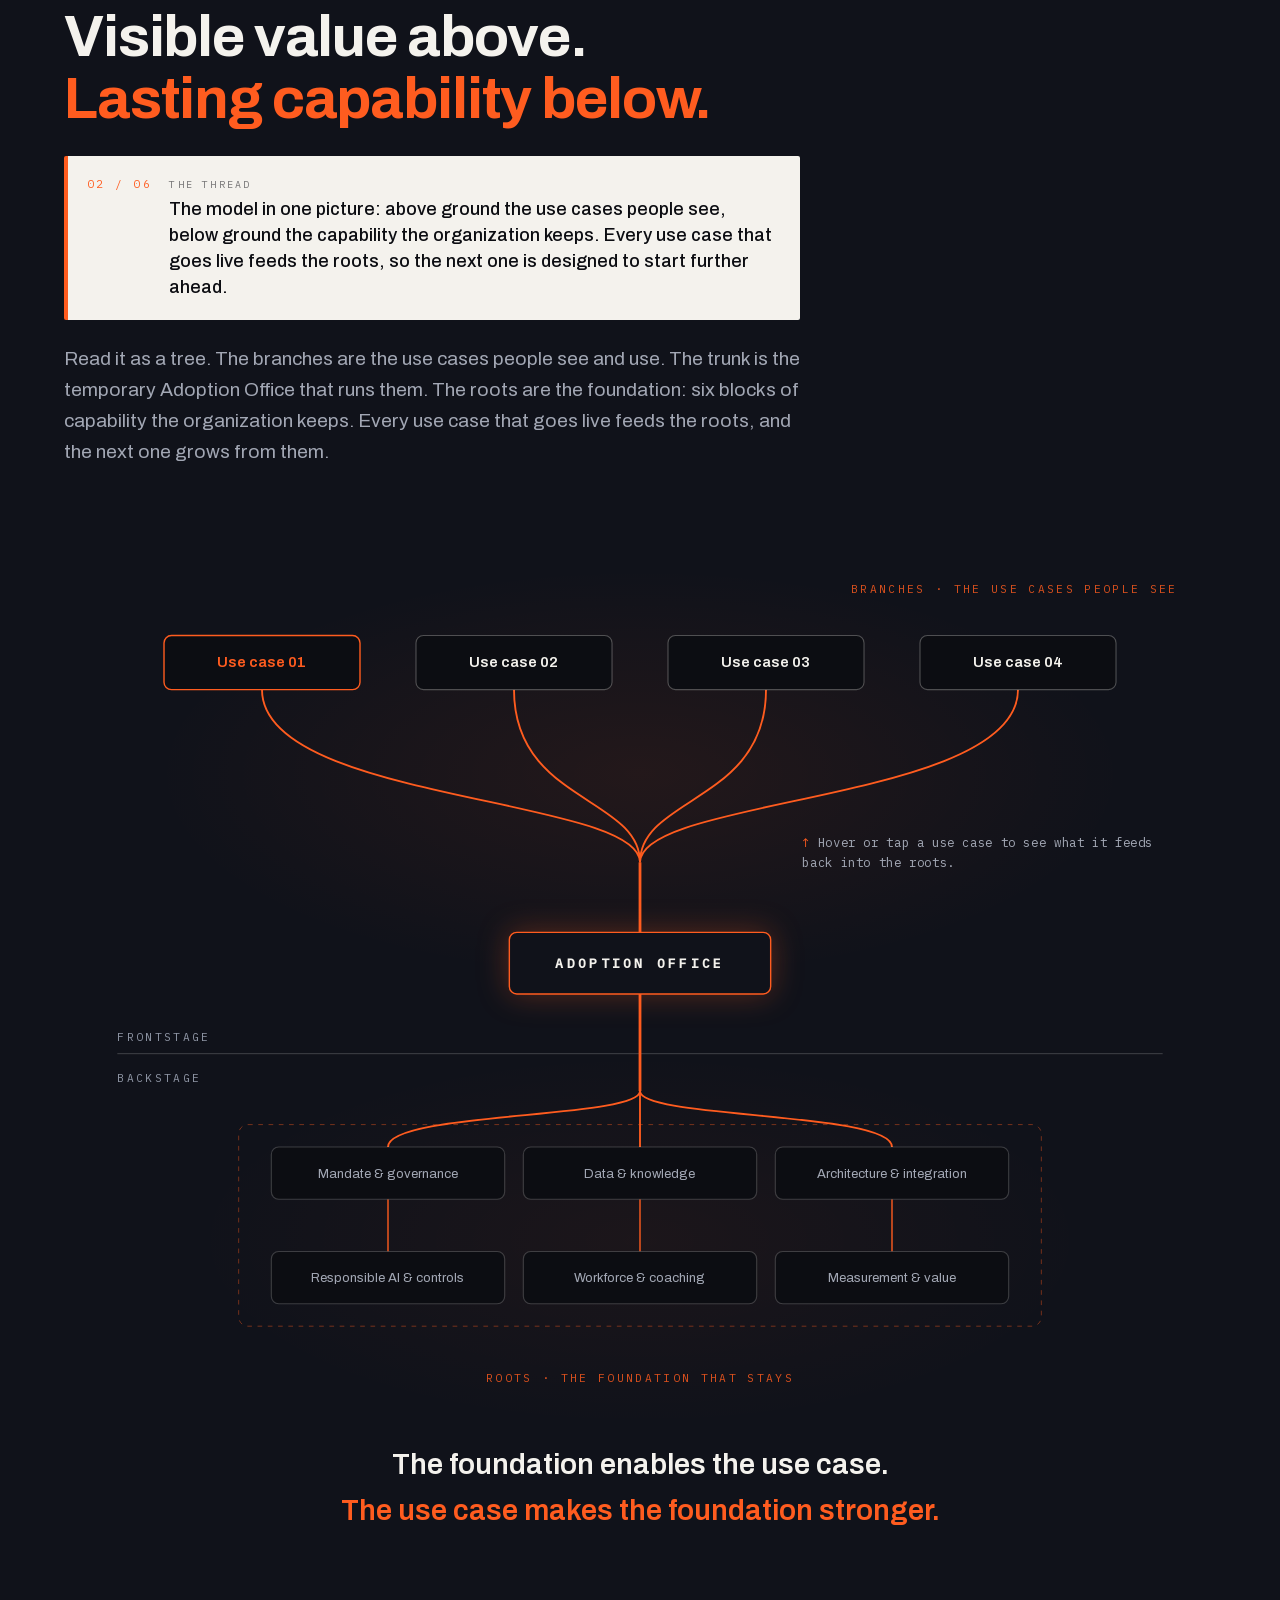
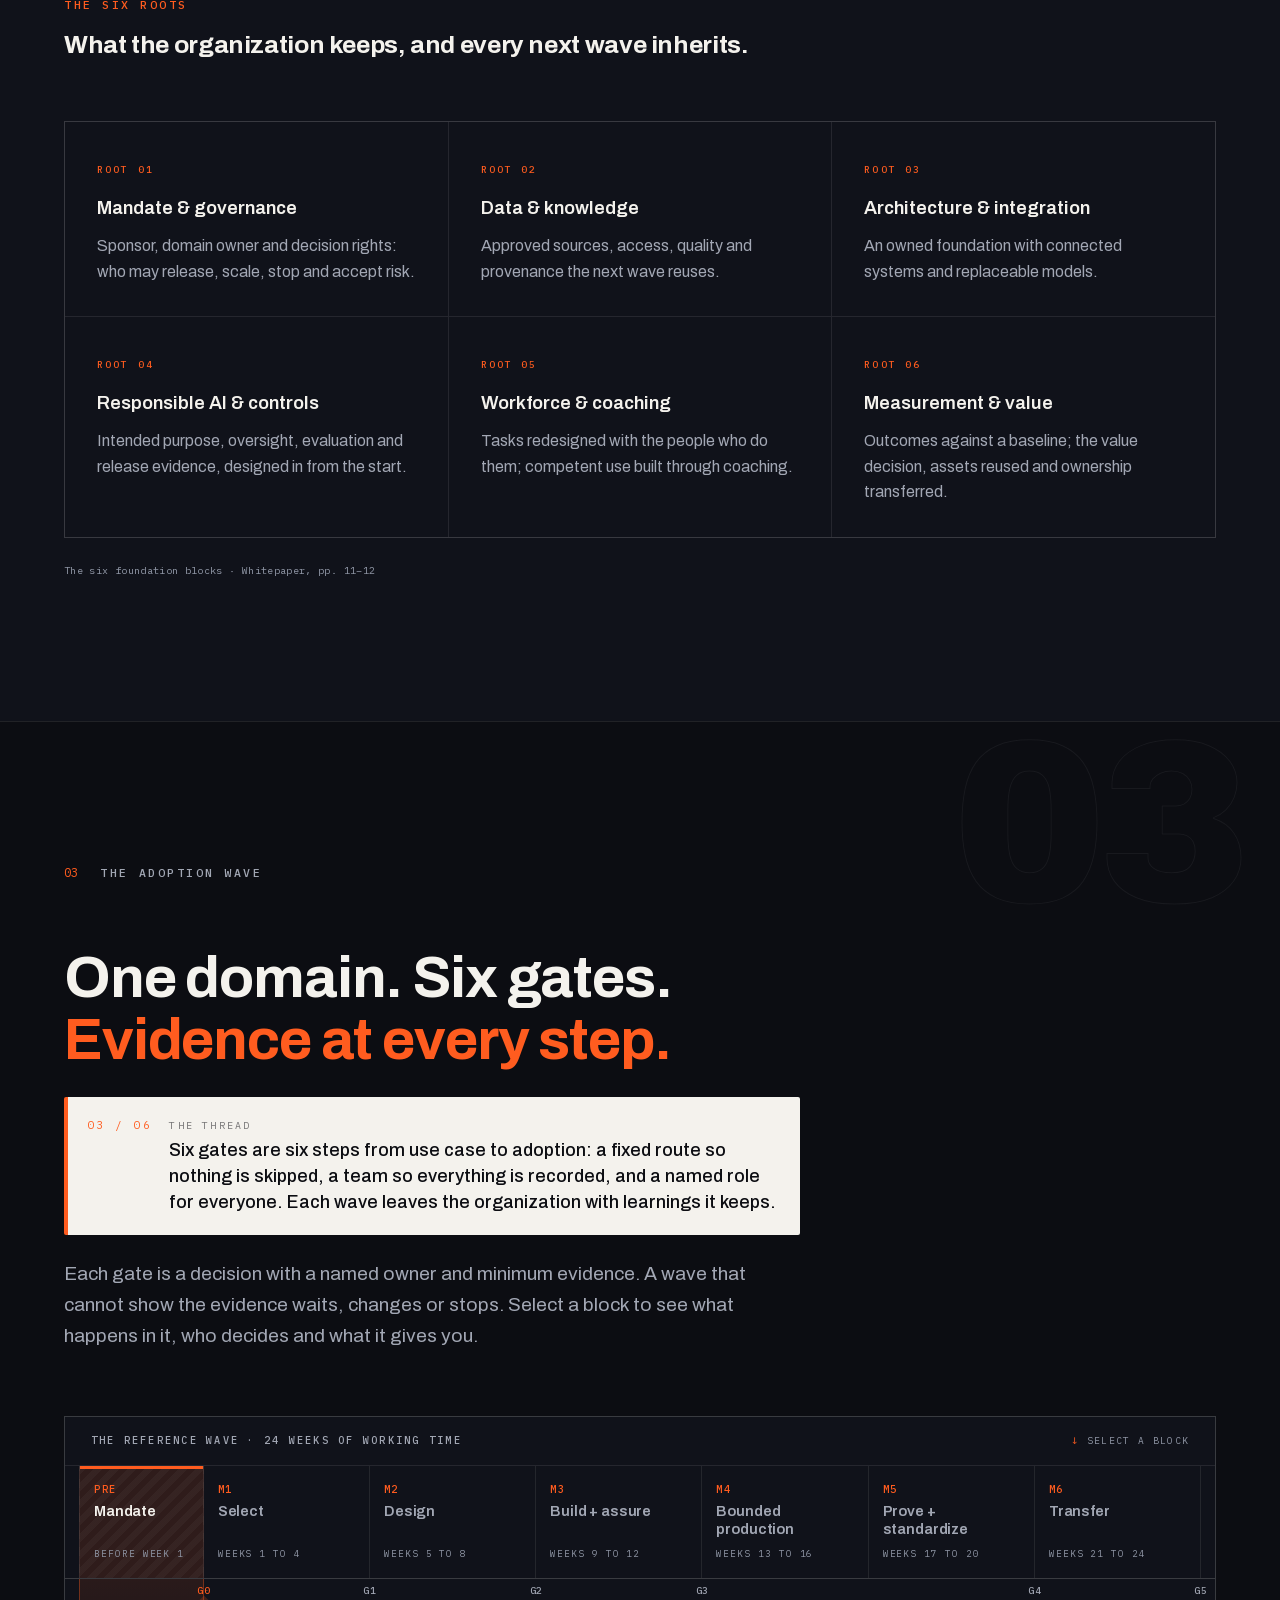
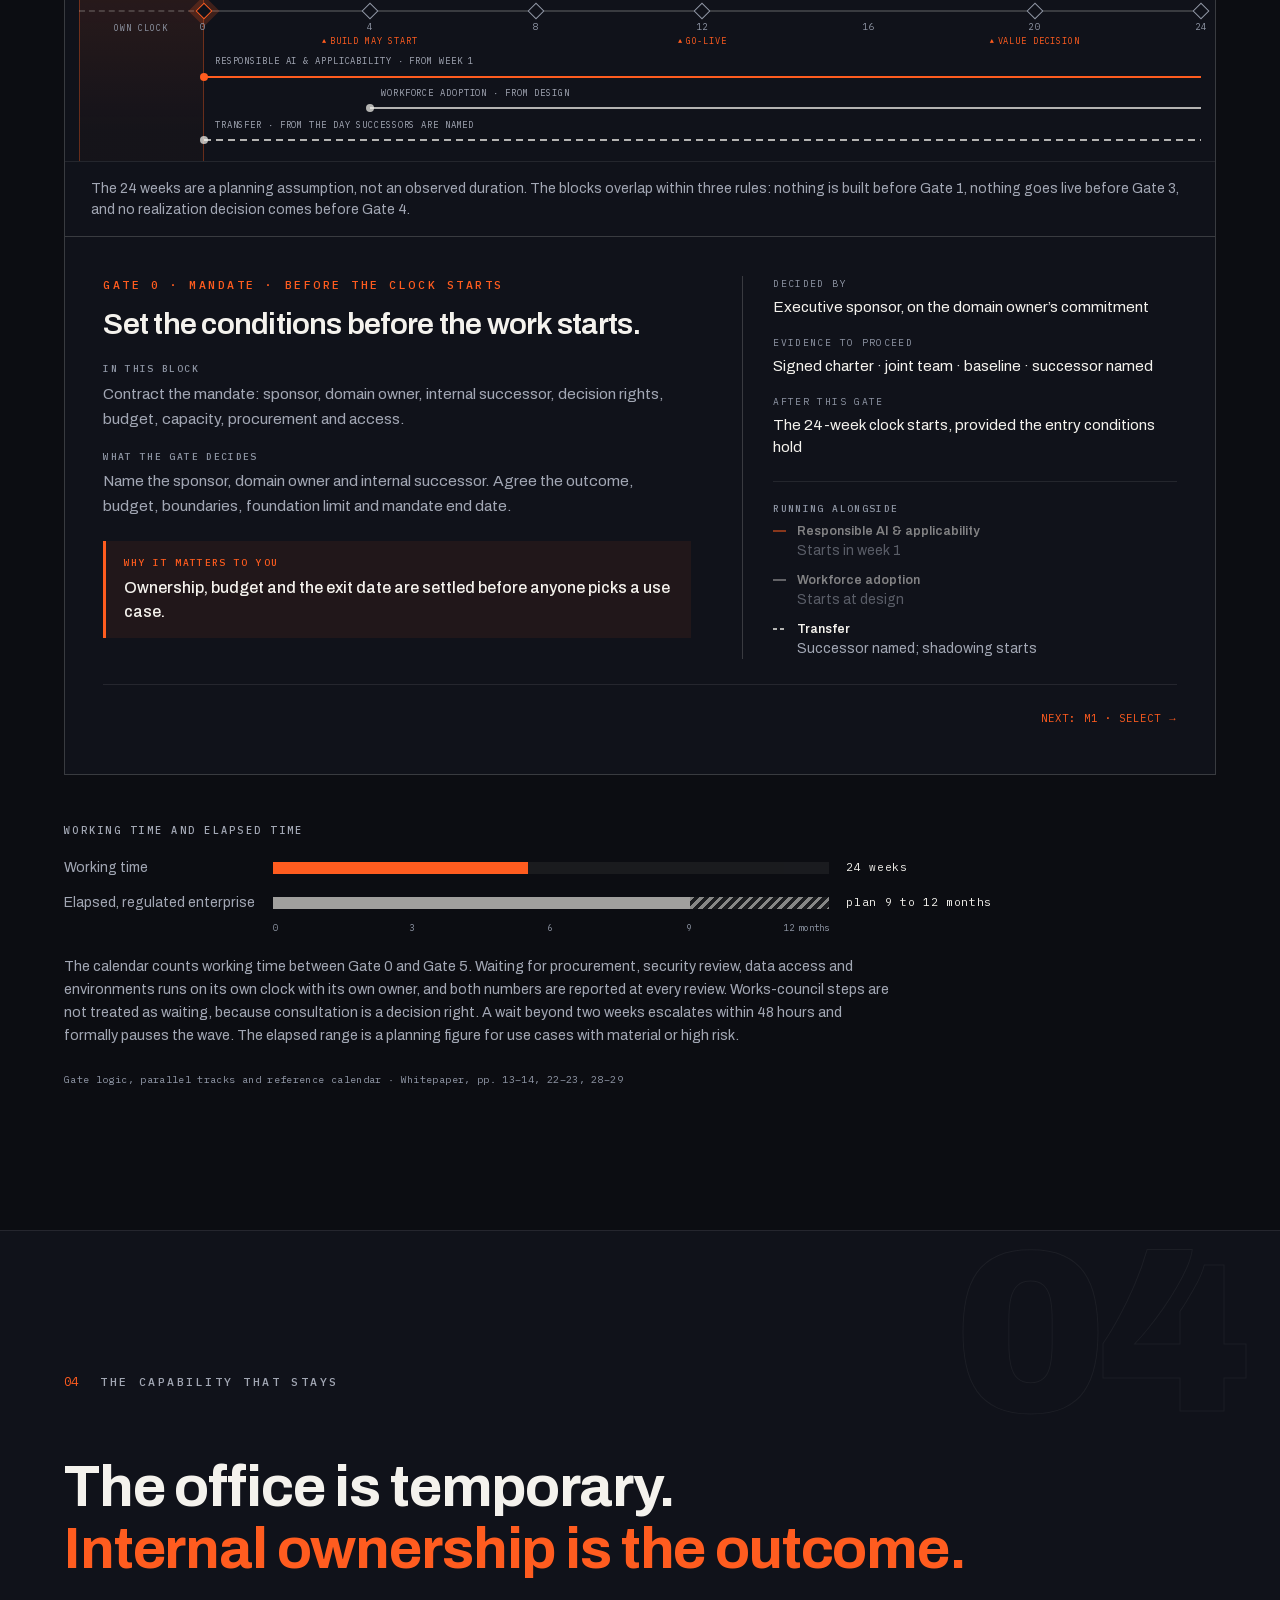
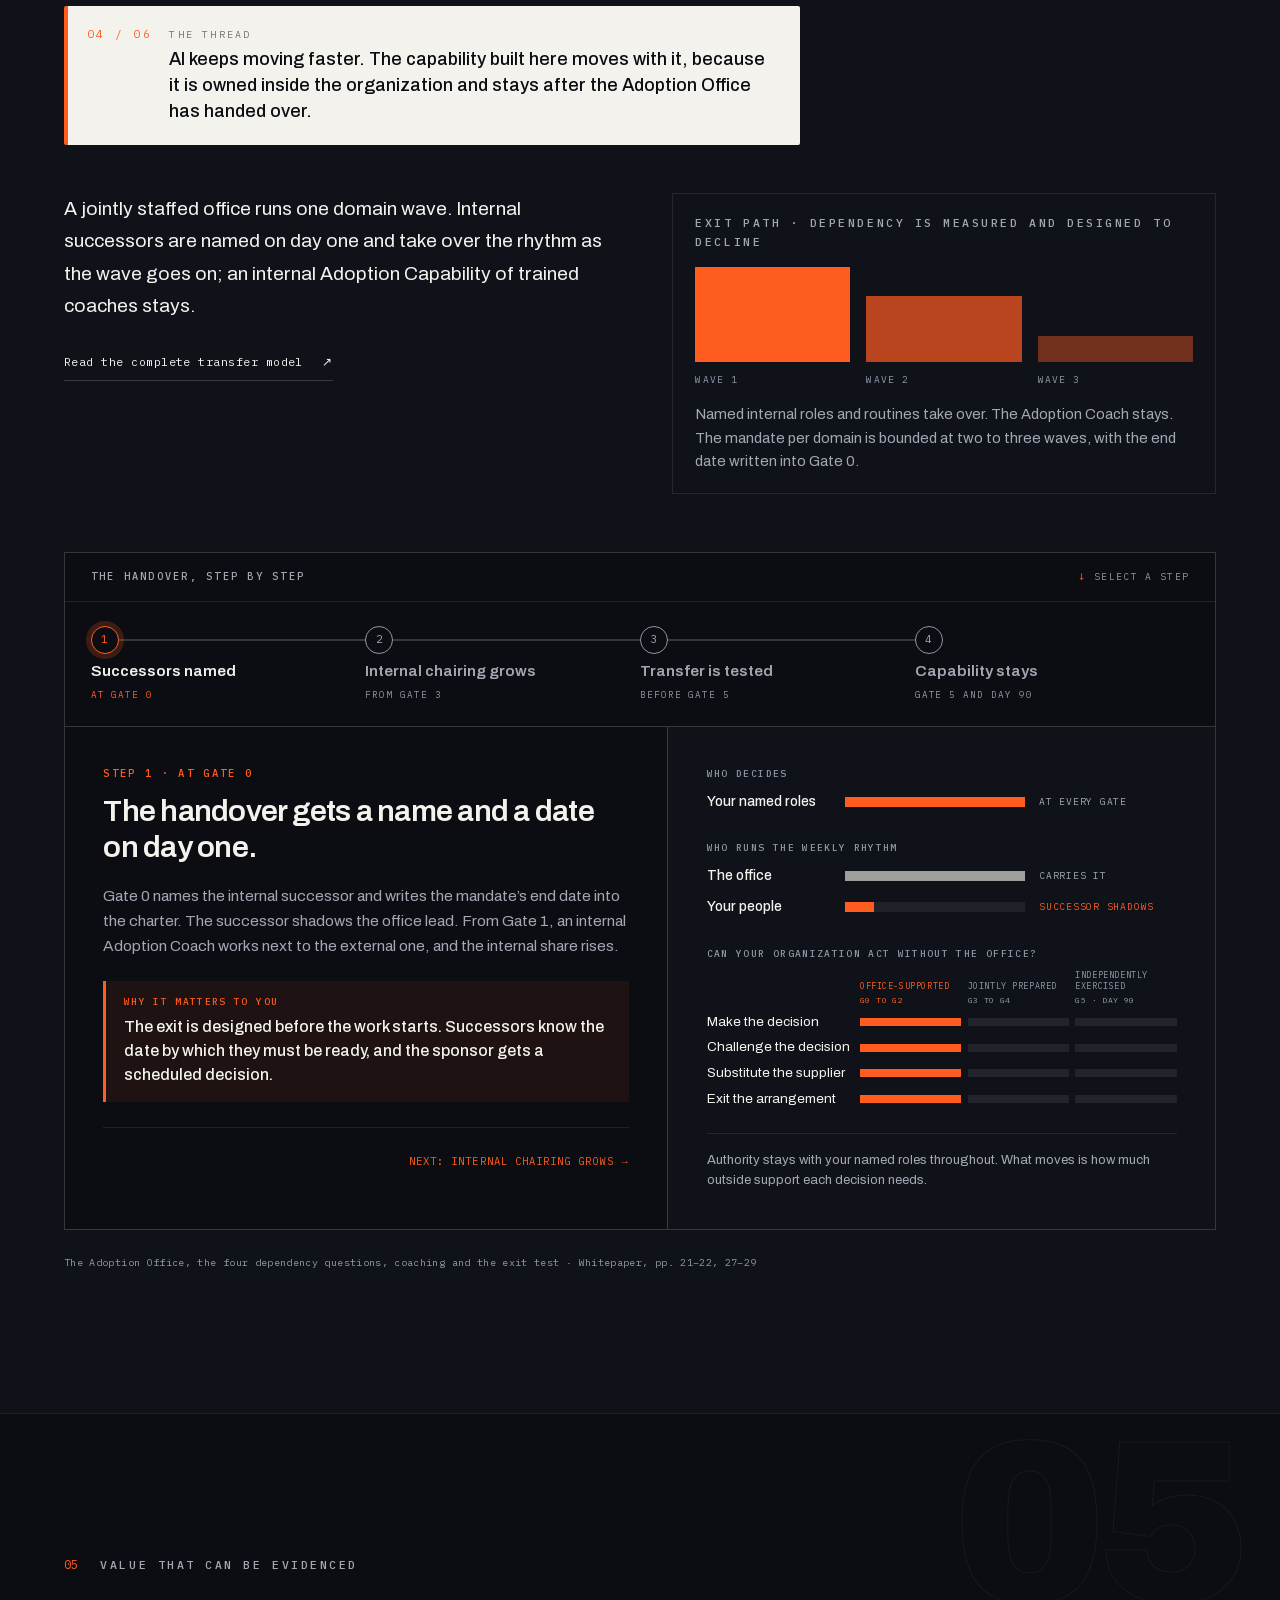
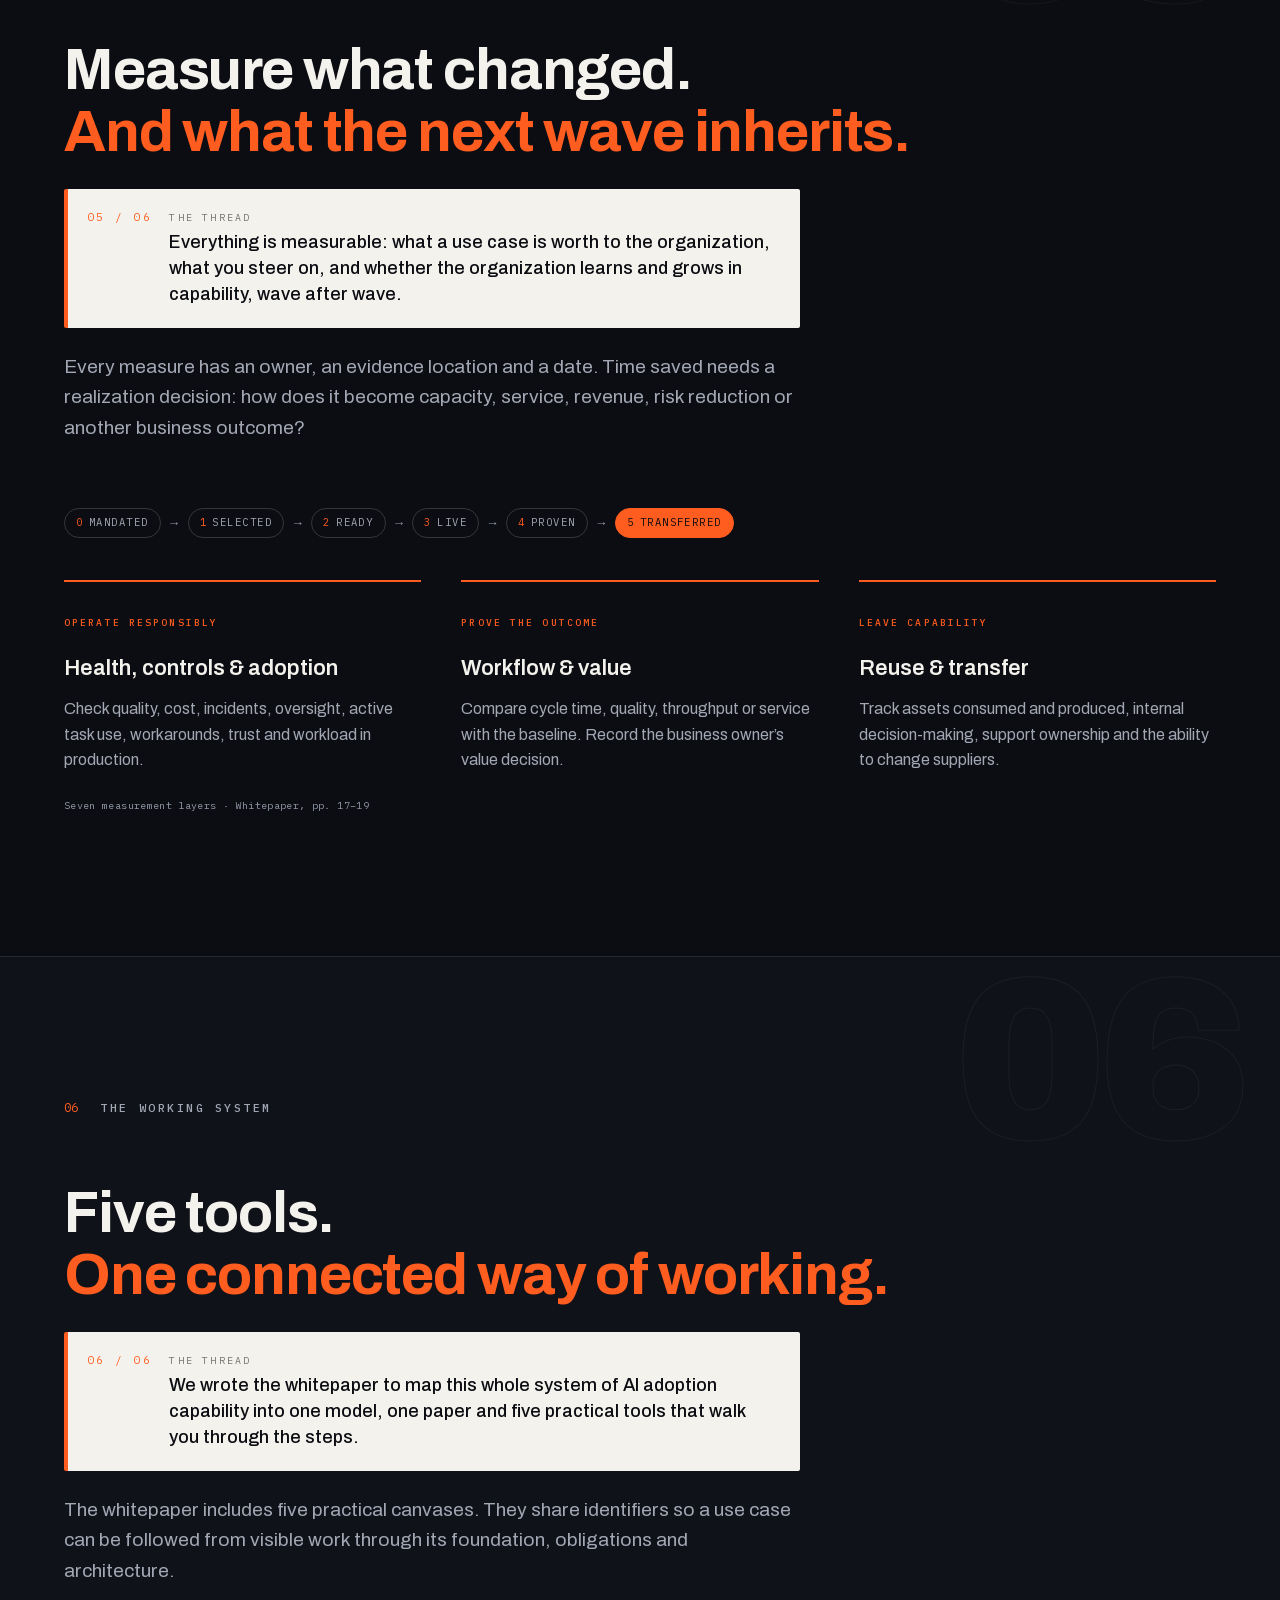
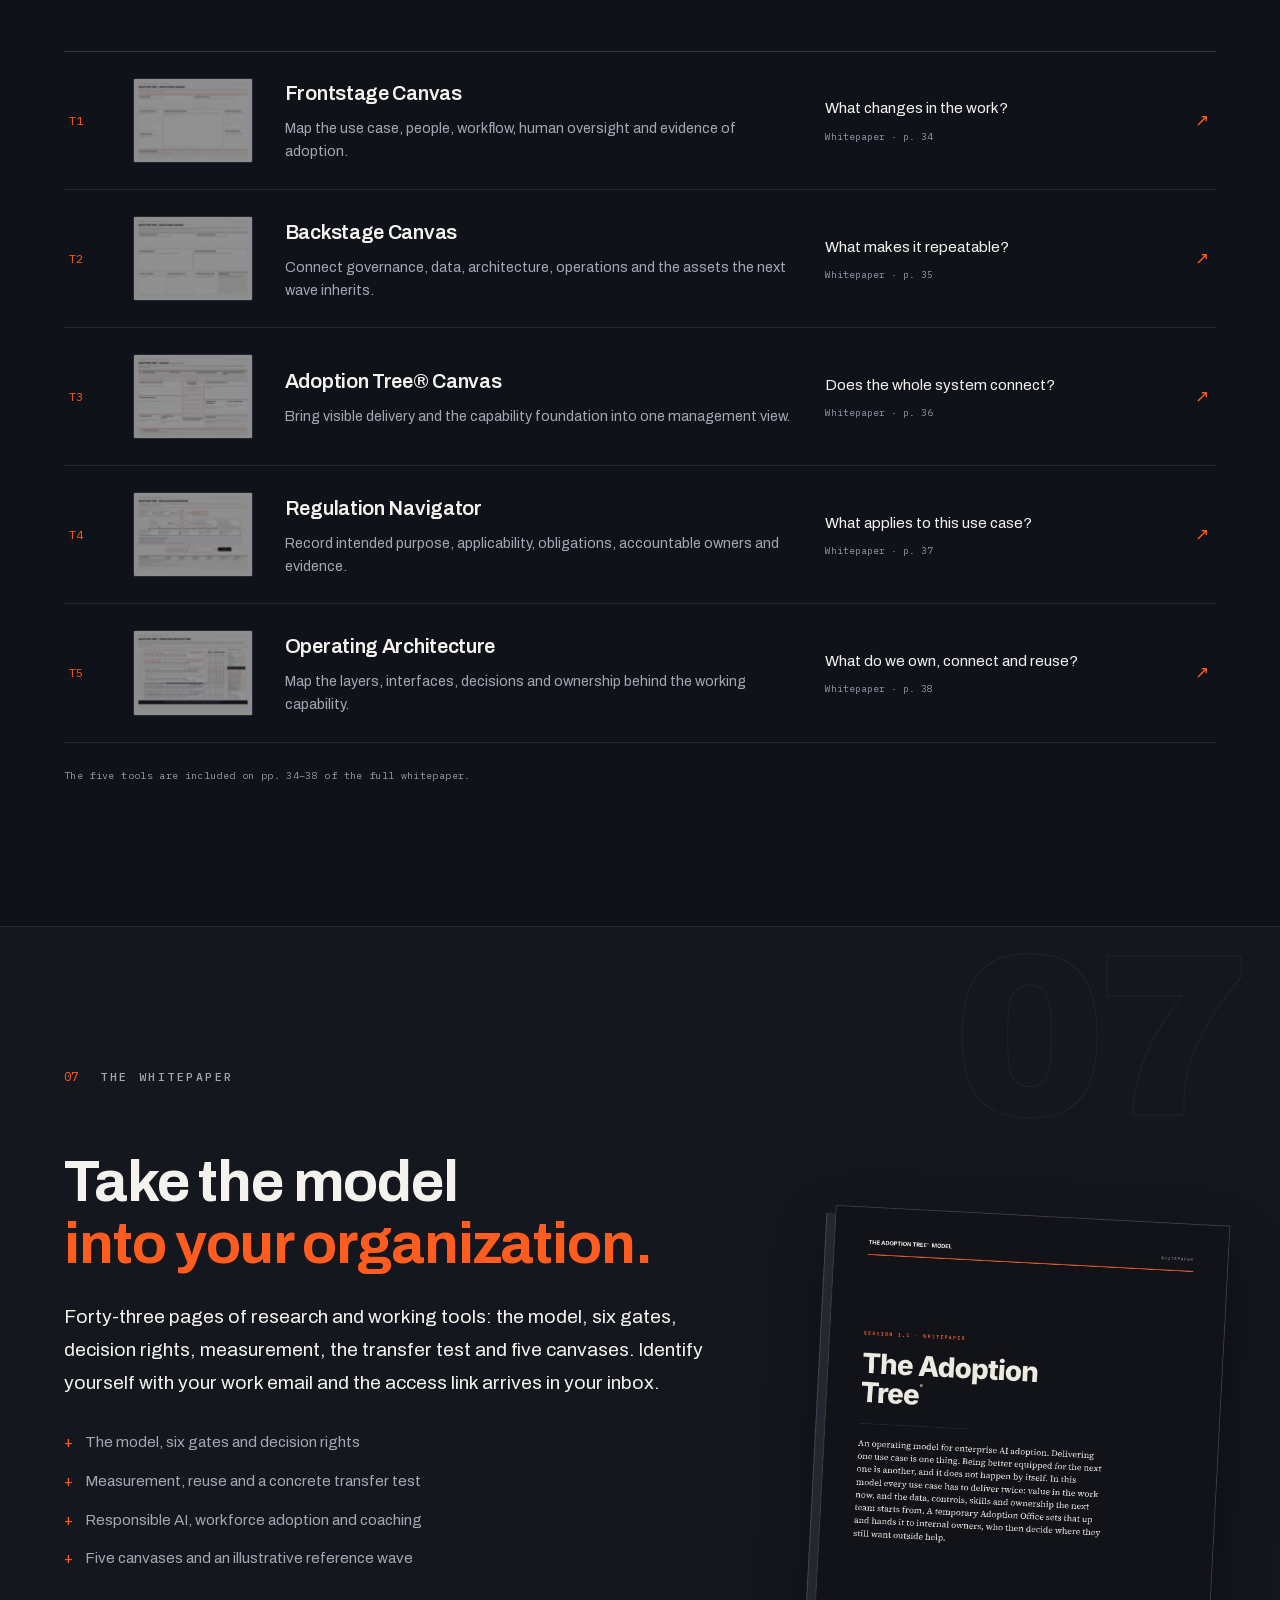
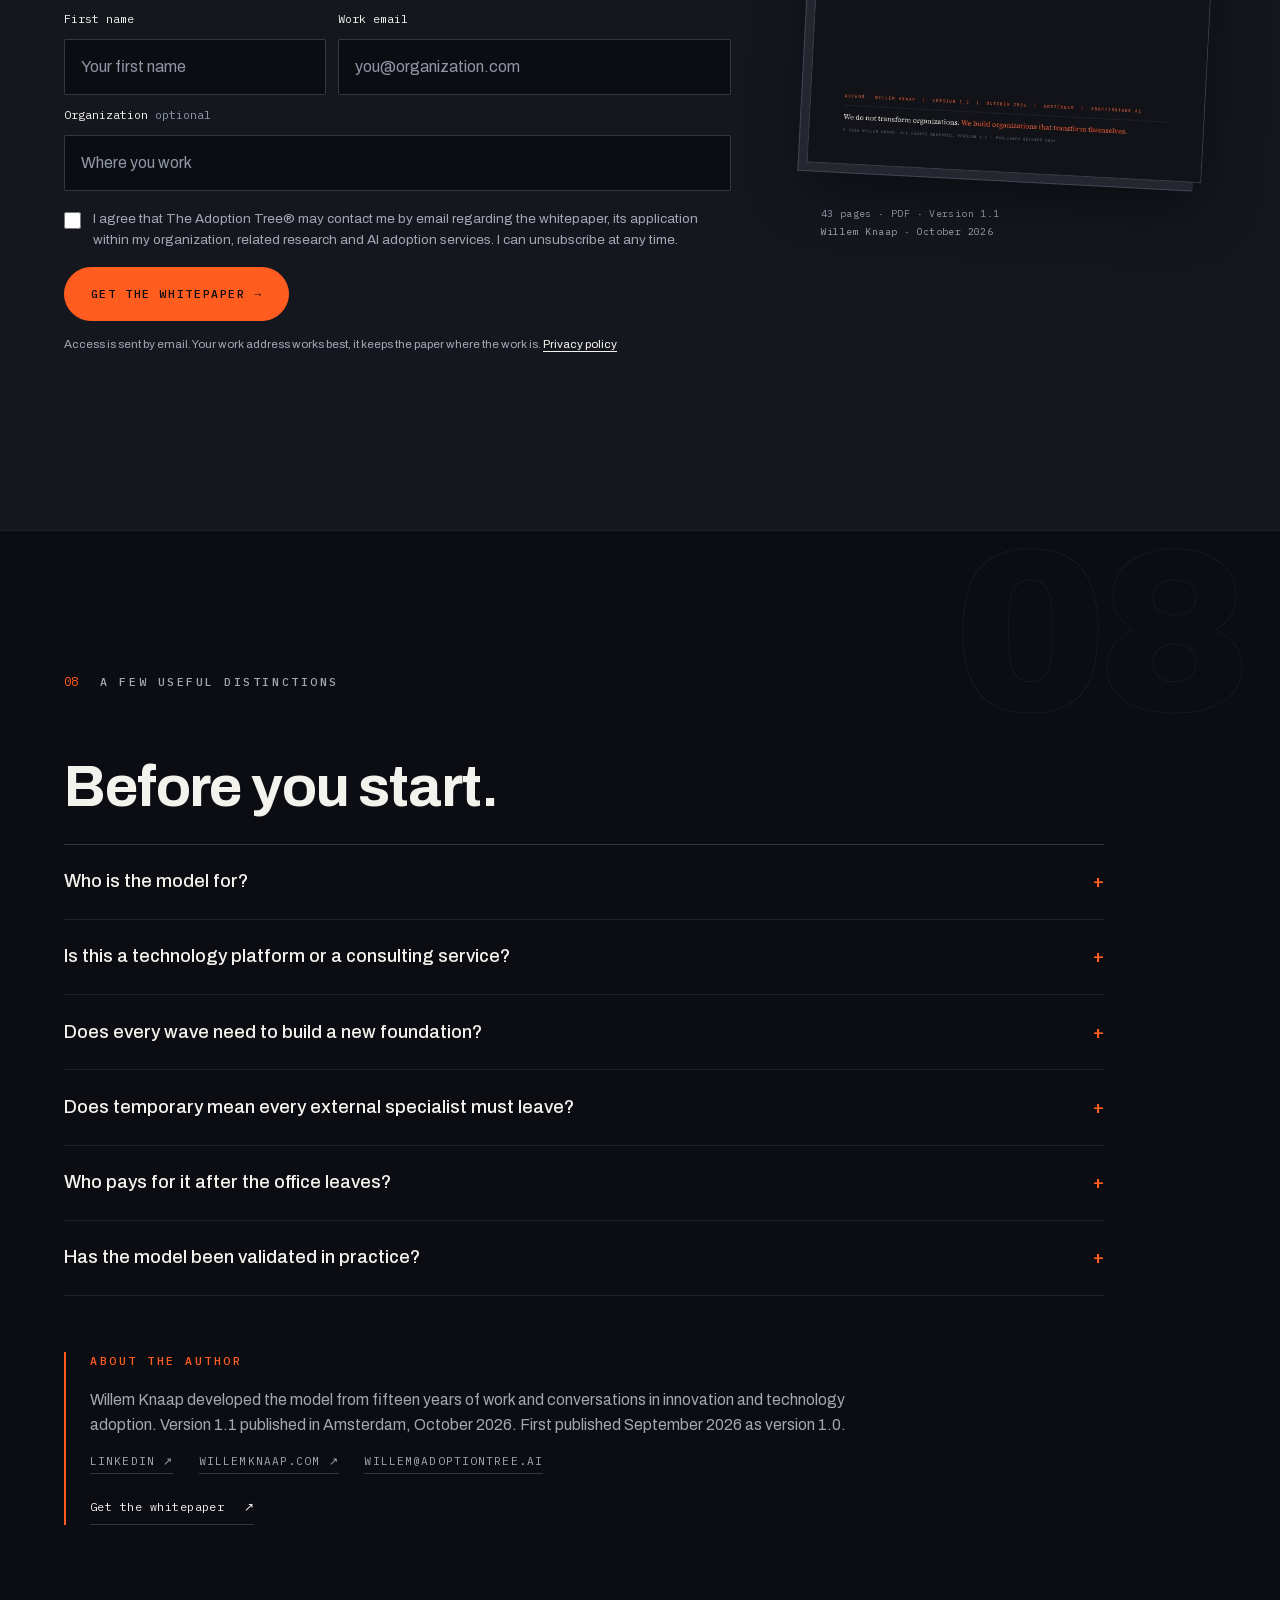
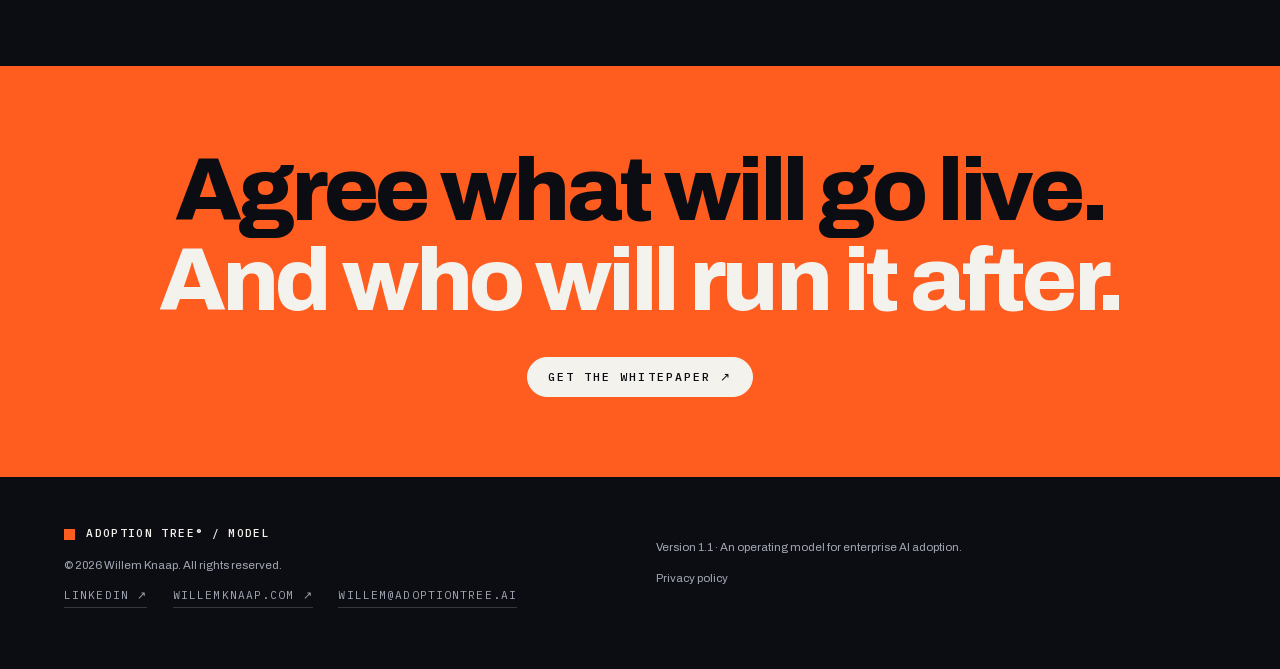
<file: docs/index.html>
<!DOCTYPE html>
<html lang="en" class="no-js">
<head>
<meta charset="UTF-8"><meta name="viewport" content="width=device-width, initial-scale=1">
<title>The Adoption Tree® Model · Build AI capability that stays</title>
<meta name="description" content="Turn AI use cases into repeatable organizational capability. Explore the Adoption Tree® Model, its six decision gates and five practical tools. Download the whitepaper.">
<meta name="theme-color" content="#0C0D12">
<meta property="og:title" content="The Adoption Tree® Model">
<meta property="og:description" content="The foundation enables the use case. The use case makes the foundation stronger. Explore the model and get the whitepaper.">
<meta property="og:type" content="website">
<meta property="og:url" content="https://adoptiontree.ai/">
<meta property="og:image" content="https://adoptiontree.ai/assets/video/adoption-tree-model-explainer-poster.jpg?v=20261104b"><meta property="og:image:width" content="1920"><meta property="og:image:height" content="1080"><meta property="og:image:alt" content="The Adoption Tree® Model: the model, explained"><meta name="twitter:card" content="summary_large_image">
<link rel="canonical" href="https://adoptiontree.ai/">
<link rel="stylesheet" href="css/fonts.css">
<link rel="stylesheet" href="css/style.css?v=wave1"><link rel="icon" href="favicon.svg" type="image/svg+xml">
<script src="js/main.js?v=wave1" defer></script>
</head>
<body>
<a class="skip-link" href="#main">Skip to content</a>
<div class="progress" id="progressBar" aria-hidden="true"></div>
<header class="nav" id="nav">
<a class="nav__brand" href="#top" aria-label="Adoption Tree® Model home"><span class="nav__mark"></span><span class="nav__name">Adoption Tree®<span class="nav__model"> / Model</span></span></a>
<nav class="nav__links" id="navLinks" aria-label="Main navigation"><a href="#tree">The model</a><a href="#wave">The wave</a><a href="#ownership">Ownership</a><a href="#tools">The tools</a><a href="#whitepaper">Whitepaper</a></nav>
<a class="btn btn--solid nav__cta" href="#whitepaper">Get the whitepaper <span aria-hidden="true">↗</span></a>
<button class="nav__burger" id="burger" aria-label="Open menu" aria-controls="navLinks" aria-expanded="false"><span></span><span></span></button>
</header>
<main id="main">
<section class="hero" id="top">
<div class="hero__grid-lines" aria-hidden="true"></div>
<div class="hero__inner">
<p class="label label--orange reveal">An operating model for enterprise AI adoption</p>
<h1 class="hero__title"><span class="hero__line"><span>The Adoption</span></span><span class="hero__line"><span>Tree<sup class="hero__tm">®</sup><i class="hero__cursor" aria-hidden="true"></i></span></span><span class="hero__model reveal">Model</span></h1>
<div class="hero__foot">
<p class="hero__tag reveal"><strong>Build AI capability that stays.</strong><br><em>From one working AI use case to an organization that transforms itself.</em></p>
<div class="hero__actions reveal"><a class="btn btn--orange" href="#whitepaper">Get the whitepaper <span aria-hidden="true">↗</span></a><a class="text-link" href="#tree">Explore the model <span aria-hidden="true">↓</span></a></div>
</div>
<div class="hero__edition label reveal"><span>Version 1.1 · October 2026</span><span>By Willem Knaap · Amsterdam</span></div>
</div>
</section>
<div class="ticker" aria-hidden="true"><div class="ticker__track"><span>Build</span><i></i><span>Adopt</span><i></i><span>Prove</span><i></i><span>Transfer</span><i></i><span>Repeat</span><i></i><span>Build</span><i></i><span>Adopt</span><i></i><span>Prove</span><i></i><span>Transfer</span><i></i><span>Repeat</span><i></i><span>Build</span><i></i><span>Adopt</span><i></i><span>Prove</span><i></i><span>Transfer</span><i></i><span>Repeat</span><i></i><span>Build</span><i></i><span>Adopt</span><i></i><span>Prove</span><i></i><span>Transfer</span><i></i><span>Repeat</span><i></i><span>Build</span><i></i><span>Adopt</span><i></i><span>Prove</span><i></i><span>Transfer</span><i></i><span>Repeat</span><i></i><span>Build</span><i></i><span>Adopt</span><i></i><span>Prove</span><i></i><span>Transfer</span><i></i><span>Repeat</span><i></i></div></div>

<section class="section section--video" id="explainer" aria-labelledby="explainer-label">
<div class="section__head reveal"><h2 class="label" id="explainer-label">Explainer video</h2><span class="label label--dim video__meta">1 min 27 · English captions</span></div>
<div class="video reveal">
<video id="explainerVideo" controls playsinline preload="none" width="1920" height="1080" poster="assets/video/adoption-tree-model-explainer-poster.jpg?v=20261104b" aria-labelledby="explainer-label">
<source src="assets/video/adoption-tree-model-explainer.mp4?v=20261104c" type="video/mp4">
<track kind="captions" src="assets/video/adoption-tree-model-explainer-captions.vtt?v=6" srclang="en" label="English" default>
<p>Your browser cannot play this video. <a href="assets/video/adoption-tree-model-explainer.mp4?v=20261104c">Download the explainer video</a>.</p>
</video>
<button class="video__play" id="explainerPlay" type="button" hidden><span class="btn btn--orange"><span class="video__play-text">Play video</span> <svg class="video__play-icon" aria-hidden="true" focusable="false" viewBox="0 0 10 12" width="10" height="12"><path d="M0 0l10 6-10 6z" fill="currentColor"/></svg></span></button>
</div>
<p class="video__sources reveal">Figure in the film: <a href="https://www.mckinsey.com/~/media/mckinsey/business%20functions/quantumblack/our%20insights/the%20state%20of%20ai/the-state-of-ai-in-2026-on-the-road-to-roi-aug-2026.pdf" target="_blank" rel="noopener">McKinsey, The state of AI in 2026: On the road to ROI (25 Aug 2026)</a>. A self-reported survey of business respondents, not a count of all organizations; the 89% is regular AI use in at least one business function.</p>
</section>

<section class="section" id="premise" data-num="01">
<div class="section__head reveal"><span class="section__num">01</span><span class="label">The premise</span></div><h2 class="section__title reveal">A working use case is a beginning.<br><span class="accent">Build the ability to do it again.</span></h2><div class="thread reveal"><span class="thread__index">01 / 06</span><span class="thread__label">The thread</span><p>One working AI use case is not the goal. The ability to repeat it is. The Adoption Tree® Model takes an organization from its first use case to many, and turns that into a transformed way of working.</p></div><p class="section__sub reveal">AI adoption is the ability to turn AI into trusted, governed, used and measurable ways of working. The Adoption Tree® Model connects a successful use case to the capability needed to sustain and repeat it.</p>
<div class="unit-grid reveal">
<article><span class="unit__number">01</span><h3>The use case</h3><p>One piece of real work, live with real users. The unit of delivery, evidence and learning.</p></article>
<article><span class="unit__number">02</span><h3>The business domain</h3><p>One end-to-end workflow with an accountable owner. The unit of transformation and scale.</p></article>
<article><span class="unit__number">03</span><h3>The shared foundation</h3><p>The data, controls, patterns, skills and ownership that every next wave inherits.</p></article>
</div>
<p class="source-note">Based on the whitepaper · Premise and executive summary, pp. 2–3</p>
</section>

<section class="section section--tinted section--tree" id="tree" data-num="02">
<div class="section__head reveal"><span class="section__num">02</span><span class="label">The model in one view</span></div><h2 class="section__title reveal">Visible value above.<br><span class="accent">Lasting capability below.</span></h2><div class="thread reveal"><span class="thread__index">02 / 06</span><span class="thread__label">The thread</span><p>The model in one picture: above ground the use cases people see, below ground the capability the organization keeps. Every use case that goes live feeds the roots, so the next one is designed to start further ahead.</p></div><p class="section__sub reveal">Read it as a tree. The branches are the use cases people see and use. The trunk is the temporary Adoption Office that runs them. The roots are the foundation: six blocks of capability the organization keeps. Every use case that goes live feeds the roots, and the next one grows from them.</p>
  <div class="tree__stage" id="treeStage">
    <svg class="tree__svg tree__svg--desktop" viewBox="0 0 1200 950" fill="none" xmlns="http://www.w3.org/2000/svg" aria-labelledby="treeTitleD" role="img">
<title id="treeTitleD">The Adoption Tree®: use cases branch above ground from the Adoption Office trunk; below ground, roots feed the foundation the next wave inherits</title>
<defs><radialGradient id="tCanopyD"><stop offset="0%" stop-color="#FF5C1F" stop-opacity="0.08"/><stop offset="100%" stop-color="#FF5C1F" stop-opacity="0"/></radialGradient><radialGradient id="tRootsD"><stop offset="0%" stop-color="#FF5C1F" stop-opacity="0.05"/><stop offset="100%" stop-color="#FF5C1F" stop-opacity="0"/></radialGradient></defs>
<ellipse cx="600" cy="260" rx="520" ry="220" fill="url(#tCanopyD)"/>
<ellipse cx="600" cy="760" rx="480" ry="200" fill="url(#tRootsD)"/>
<text x="1176" y="66" text-anchor="end" class="tz tz--orange t-zone">Branches · the use cases people see</text>
<text x="600" y="912" text-anchor="middle" class="tz tz--orange t-zone t-zone--roots">Roots · the foundation that stays</text>
<line x1="40" y1="560" x2="1160" y2="560" stroke="rgba(244,242,237,0.22)" stroke-width="1" class="t-ground"/>
<text x="40" y="546" class="tz t-zone">Frontstage</text>
<text x="40" y="590" class="tz t-zone">Backstage</text>
<path class="t-line t-trunk-up draw" d="M600,430 L600,355" stroke-width="3"/>
<path class="t-line t-branch draw" style="--i:0" d="M600,355 C600,285 195,290 195,170" stroke-width="2"/>
<path class="t-line t-branch draw" style="--i:1" d="M600,355 C600,285 465,290 465,170" stroke-width="2"/>
<path class="t-line t-branch draw" style="--i:2" d="M600,355 C600,285 735,290 735,170" stroke-width="2"/>
<path class="t-line t-branch draw" style="--i:3" d="M600,355 C600,285 1005,290 1005,170" stroke-width="2"/>
<path class="t-line t-trunk-down draw" d="M600,496 L600,600" stroke-width="3"/>
<path class="t-spine" d="M600,355 L600,600" stroke="none"/>
<path class="t-line t-root draw" style="--i:0" data-col="0" d="M600,600 C600,630 330,622 330,660" stroke-width="2"/>
<path class="t-line t-root draw" style="--i:1" data-col="1" d="M600,600 L600,660" stroke-width="2"/>
<path class="t-line t-root draw" style="--i:2" data-col="2" d="M600,600 C600,630 870,622 870,660" stroke-width="2"/>
<path class="t-line t-conn draw" style="--i:0" data-col="0" data-level="1" d="M330,716 L330,772" stroke-width="1.5"/>
<path class="t-line t-conn draw" style="--i:1" data-col="1" data-level="1" d="M600,716 L600,772" stroke-width="1.5"/>
<path class="t-line t-conn draw" style="--i:2" data-col="2" data-level="1" d="M870,716 L870,772" stroke-width="1.5"/>
<circle class="t-sap" r="4.5" fill="#FF5C1F" opacity="0"/>
<rect x="170" y="636" width="860" height="216" rx="10" stroke="rgba(255,92,31,0.45)" stroke-width="1" stroke-dasharray="5 6" class="t-dash"/>
<g class="t-ucbox pop t-ucbox--live" style="--i:0" data-branch="0" role="button" tabindex="0" aria-label="Animate learning from use case 1">
<rect x="90" y="112" width="210" height="58" rx="8"/>
<text x="195" y="146" text-anchor="middle" class="t-uclabel">Use case 01</text>
</g>
<g class="t-ucbox pop" style="--i:1" data-branch="1" role="button" tabindex="0" aria-label="Animate learning from use case 2">
<rect x="360" y="112" width="210" height="58" rx="8"/>
<text x="465" y="146" text-anchor="middle" class="t-uclabel">Use case 02</text>
</g>
<g class="t-ucbox pop" style="--i:2" data-branch="2" role="button" tabindex="0" aria-label="Animate learning from use case 3">
<rect x="630" y="112" width="210" height="58" rx="8"/>
<text x="735" y="146" text-anchor="middle" class="t-uclabel">Use case 03</text>
</g>
<g class="t-ucbox pop" style="--i:3" data-branch="3" role="button" tabindex="0" aria-label="Animate learning from use case 4">
<rect x="900" y="112" width="210" height="58" rx="8"/>
<text x="1005" y="146" text-anchor="middle" class="t-uclabel">Use case 04</text>
</g>
<g class="t-office pop">
<rect x="460" y="430" width="280" height="66" rx="8" fill="#10121A" stroke="#FF5C1F" stroke-width="1.5"/>
<text x="600" y="468" text-anchor="middle" class="t-oflabel">Adoption Office</text>
</g>
<g class="t-fbox t-fbox1 pop" style="--i:0"><rect x="205" y="660" width="250" height="56" rx="8"/><text x="330" y="693" text-anchor="middle" class="t-flabel">Mandate &amp; governance</text></g>
<g class="t-fbox t-fbox1 pop" style="--i:1"><rect x="475" y="660" width="250" height="56" rx="8"/><text x="600" y="693" text-anchor="middle" class="t-flabel">Data &amp; knowledge</text></g>
<g class="t-fbox t-fbox1 pop" style="--i:2"><rect x="745" y="660" width="250" height="56" rx="8"/><text x="870" y="693" text-anchor="middle" class="t-flabel">Architecture &amp; integration</text></g>
<g class="t-fbox t-fbox2 pop" style="--i:0"><rect x="205" y="772" width="250" height="56" rx="8"/><text x="330" y="805" text-anchor="middle" class="t-flabel">Responsible AI &amp; controls</text></g>
<g class="t-fbox t-fbox2 pop" style="--i:1"><rect x="475" y="772" width="250" height="56" rx="8"/><text x="600" y="805" text-anchor="middle" class="t-flabel">Workforce &amp; coaching</text></g>
<g class="t-fbox t-fbox2 pop" style="--i:2"><rect x="745" y="772" width="250" height="56" rx="8"/><text x="870" y="805" text-anchor="middle" class="t-flabel">Measurement &amp; value</text></g>
</svg>

    <svg class="tree__svg tree__svg--mobile" viewBox="0 0 440 924" fill="none" xmlns="http://www.w3.org/2000/svg" aria-labelledby="treeTitleM" role="img">
<title id="treeTitleM">The Adoption Tree®, compact: use cases feed the Adoption Office; its roots feed the foundation the next wave inherits</title>
<defs><radialGradient id="tCanopyM"><stop offset="0%" stop-color="#FF5C1F" stop-opacity="0.09"/><stop offset="100%" stop-color="#FF5C1F" stop-opacity="0"/></radialGradient><radialGradient id="tRootsM"><stop offset="0%" stop-color="#FF5C1F" stop-opacity="0.06"/><stop offset="100%" stop-color="#FF5C1F" stop-opacity="0"/></radialGradient></defs>
<ellipse cx="220" cy="200" rx="240" ry="190" fill="url(#tCanopyM)"/>
<ellipse cx="220" cy="720" rx="230" ry="220" fill="url(#tRootsM)"/>
<text x="220" y="26" text-anchor="middle" class="tz tz--orange t-zone">Branches · the use cases people see</text>
<text x="220" y="900" text-anchor="middle" class="tz tz--orange t-zone t-zone--roots">Roots · the foundation that stays</text>
<line x1="10" y1="470" x2="430" y2="470" stroke="rgba(244,242,237,0.22)" stroke-width="1" class="t-ground"/>
<text x="10" y="458" class="tz t-zone">Frontstage</text>
<text x="10" y="496" class="tz t-zone">Backstage</text>
<path class="t-line t-trunk-up draw" d="M220,356 L220,302" stroke-width="2.5"/>
<path class="t-line t-branch draw" style="--i:0" d="M220,302 C220,262 113,160 113,108" stroke-width="1.8"/>
<path class="t-line t-branch draw" style="--i:1" d="M220,302 C220,262 327,160 327,108" stroke-width="1.8"/>
<path class="t-line t-branch draw" style="--i:2" d="M220,302 C220,262 113,222 113,170" stroke-width="1.8"/>
<path class="t-line t-branch draw" style="--i:3" d="M220,302 C220,262 327,222 327,170" stroke-width="1.8"/>
<path class="t-line t-trunk-down draw" d="M220,412 L220,508" stroke-width="2.5"/>
<path class="t-spine" d="M220,302 L220,508" stroke="none"/>
<path class="t-line t-root draw" style="--i:0" data-col="0" d="M220,508 C220,534 113,528 113,556" stroke-width="1.8"/>
<path class="t-line t-root draw" style="--i:1" data-col="1" d="M220,508 C220,534 327,528 327,556" stroke-width="1.8"/>
<path class="t-line t-conn draw" style="--i:0" data-col="0" data-level="1" d="M113,606 L113,664" stroke-width="1.4"/>
<path class="t-line t-conn draw" style="--i:1" data-col="1" data-level="1" d="M327,606 L327,664" stroke-width="1.4"/>
<path class="t-line t-conn draw" style="--i:2" data-col="0" data-level="2" d="M113,714 L113,772" stroke-width="1.4"/>
<path class="t-line t-conn draw" style="--i:3" data-col="1" data-level="2" d="M327,714 L327,772" stroke-width="1.4"/>
<circle class="t-sap" r="4" fill="#FF5C1F" opacity="0"/>
<rect x="8" y="532" width="424" height="314" rx="10" stroke="rgba(255,92,31,0.45)" stroke-width="1" stroke-dasharray="5 6" class="t-dash"/>
<g class="t-ucbox pop t-ucbox--live" style="--i:0" data-branch="0" role="button" tabindex="0" aria-label="Animate learning from use case 1">
<rect x="15" y="58" width="196" height="50" rx="8"/>
<text x="113" y="88" text-anchor="middle" class="t-uclabel">Use case 01</text>
</g>
<g class="t-ucbox pop" style="--i:1" data-branch="1" role="button" tabindex="0" aria-label="Animate learning from use case 2">
<rect x="229" y="58" width="196" height="50" rx="8"/>
<text x="327" y="88" text-anchor="middle" class="t-uclabel">Use case 02</text>
</g>
<g class="t-ucbox pop" style="--i:2" data-branch="2" role="button" tabindex="0" aria-label="Animate learning from use case 3">
<rect x="15" y="120" width="196" height="50" rx="8"/>
<text x="113" y="150" text-anchor="middle" class="t-uclabel">Use case 03</text>
</g>
<g class="t-ucbox pop" style="--i:3" data-branch="3" role="button" tabindex="0" aria-label="Animate learning from use case 4">
<rect x="229" y="120" width="196" height="50" rx="8"/>
<text x="327" y="150" text-anchor="middle" class="t-uclabel">Use case 04</text>
</g>
<g class="t-office pop">
<rect x="104" y="356" width="232" height="56" rx="8" fill="#10121A" stroke="#FF5C1F" stroke-width="1.5"/>
<text x="220" y="389" text-anchor="middle" class="t-oflabel">Adoption Office</text>
</g>
<g class="t-fbox t-fbox1 pop" style="--i:0"><rect x="15" y="556" width="196" height="50" rx="8"/><text x="113" y="586" text-anchor="middle" class="t-flabel">Mandate &amp; governance</text></g>
<g class="t-fbox t-fbox1 pop" style="--i:1"><rect x="229" y="556" width="196" height="50" rx="8"/><text x="327" y="586" text-anchor="middle" class="t-flabel">Data &amp; knowledge</text></g>
<g class="t-fbox t-fbox2 pop" style="--i:2"><rect x="15" y="664" width="196" height="50" rx="8"/><text x="113" y="694" text-anchor="middle" class="t-flabel">Architecture &amp; integration</text></g>
<g class="t-fbox t-fbox2 pop" style="--i:3"><rect x="229" y="664" width="196" height="50" rx="8"/><text x="327" y="694" text-anchor="middle" class="t-flabel">Responsible AI &amp; controls</text></g>
<g class="t-fbox t-fbox2 pop" style="--i:4"><rect x="15" y="772" width="196" height="50" rx="8"/><text x="113" y="802" text-anchor="middle" class="t-flabel">Workforce &amp; coaching</text></g>
<g class="t-fbox t-fbox2 pop" style="--i:5"><rect x="229" y="772" width="196" height="50" rx="8"/><text x="327" y="802" text-anchor="middle" class="t-flabel">Measurement &amp; value</text></g>
</svg>
<div class="tree__readout" id="treeReadout" aria-live="polite">
<p class="tree__readout-hint">Hover or tap a use case to see what it feeds back into the roots.</p>
<div class="tree__readout-body" hidden><span class="tree__readout-label"></span><ul class="tree__readout-list"></ul></div>
</div>
  </div>


<p class="tree__caption reveal">The foundation enables the use case.<br><span class="accent">The use case makes the foundation stronger.</span></p>
<div class="roots-head reveal"><span class="label label--orange">The six roots</span><h3>What the organization keeps, and every next wave inherits.</h3></div>
<div class="foundation-grid reveal"><article><span class="label label--orange">Root 01</span><h3>Mandate & governance</h3><p>Sponsor, domain owner and decision rights: who may release, scale, stop and accept risk.</p></article><article><span class="label label--orange">Root 02</span><h3>Data & knowledge</h3><p>Approved sources, access, quality and provenance the next wave reuses.</p></article><article><span class="label label--orange">Root 03</span><h3>Architecture & integration</h3><p>An owned foundation with connected systems and replaceable models.</p></article><article><span class="label label--orange">Root 04</span><h3>Responsible AI & controls</h3><p>Intended purpose, oversight, evaluation and release evidence, designed in from the start.</p></article><article><span class="label label--orange">Root 05</span><h3>Workforce & coaching</h3><p>Tasks redesigned with the people who do them; competent use built through coaching.</p></article><article><span class="label label--orange">Root 06</span><h3>Measurement & value</h3><p>Outcomes against a baseline; the value decision, assets reused and ownership transferred.</p></article></div>
<p class="source-note">The six foundation blocks · Whitepaper, pp. 11–12</p>
</section>

<section class="section" id="wave" data-num="03">
<div class="section__head reveal"><span class="section__num">03</span><span class="label">The adoption wave</span></div><h2 class="section__title reveal">One domain. Six gates.<br><span class="accent">Evidence at every step.</span></h2><div class="thread reveal"><span class="thread__index">03 / 06</span><span class="thread__label">The thread</span><p>Six gates are six steps from use case to adoption: a fixed route so nothing is skipped, a team so everything is recorded, and a named role for everyone. Each wave leaves the organization with learnings it keeps.</p></div><p class="section__sub reveal">Each gate is a decision with a named owner and minimum evidence. A wave that cannot show the evidence waits, changes or stops. Select a block to see what happens in it, who decides and what it gives you.</p>
<div class="wave reveal" id="waveExplorer" data-step="0">
<div class="wave__top"><p class="label">The reference wave · 24 weeks of working time</p><p class="wave__hint">Select a block</p></div>
<div class="wave__strip" role="tablist" aria-label="The reference wave, block by block">
<button class="ws-tab ws-tab--pre is-selected" id="wave-tab-0" type="button" role="tab" aria-controls="wave-panel-0" aria-selected="true" tabindex="0" aria-label="Pre Mandate, before week 1, Gate 0"><span class="ws-code">Pre</span><span class="ws-name">Mandate</span><span class="ws-short">Mandate</span><span class="ws-weeks">Before week 1</span></button>
<button class="ws-tab" id="wave-tab-1" type="button" role="tab" aria-controls="wave-panel-1" aria-selected="false" tabindex="-1" aria-label="M1 Select, weeks 1 to 4, Gate 1"><span class="ws-code">M1</span><span class="ws-name">Select</span><span class="ws-short">Select</span><span class="ws-weeks">Weeks 1 to 4</span></button>
<button class="ws-tab" id="wave-tab-2" type="button" role="tab" aria-controls="wave-panel-2" aria-selected="false" tabindex="-1" aria-label="M2 Design, weeks 5 to 8, Gate 2"><span class="ws-code">M2</span><span class="ws-name">Design</span><span class="ws-short">Design</span><span class="ws-weeks">Weeks 5 to 8</span></button>
<button class="ws-tab" id="wave-tab-3" type="button" role="tab" aria-controls="wave-panel-3" aria-selected="false" tabindex="-1" aria-label="M3 Build + assure, weeks 9 to 12, Gate 3"><span class="ws-code">M3</span><span class="ws-name">Build + assure</span><span class="ws-short">Build</span><span class="ws-weeks">Weeks 9 to 12</span></button>
<button class="ws-tab" id="wave-tab-4" type="button" role="tab" aria-controls="wave-panel-4" aria-selected="false" tabindex="-1" aria-label="M4 Live: bounded production, weeks 13 to 16, no gate"><span class="ws-code">M4</span><span class="ws-name">Bounded production</span><span class="ws-short">Live</span><span class="ws-weeks">Weeks 13 to 16</span></button>
<button class="ws-tab" id="wave-tab-5" type="button" role="tab" aria-controls="wave-panel-5" aria-selected="false" tabindex="-1" aria-label="M5 Prove + standardize, weeks 17 to 20, Gate 4"><span class="ws-code">M5</span><span class="ws-name">Prove + standardize</span><span class="ws-short">Prove</span><span class="ws-weeks">Weeks 17 to 20</span></button>
<button class="ws-tab" id="wave-tab-6" type="button" role="tab" aria-controls="wave-panel-6" aria-selected="false" tabindex="-1" aria-label="M6 Transfer, weeks 21 to 24, Gate 5"><span class="ws-code">M6</span><span class="ws-name">Transfer</span><span class="ws-short">Transfer</span><span class="ws-weeks">Weeks 21 to 24</span></button>
</div>
<div class="wave__chart">
<span class="wave__band" aria-hidden="true"></span>
<div class="wave__ruler" aria-hidden="true">
<span class="wr-pre">own clock</span>
<span class="wr-line"><i class="wr-fill"></i></span>
<span class="wr-gate is-current" data-step="0" style="--w:0"><i></i><b>G0</b></span>
<span class="wr-gate" data-step="1" style="--w:4"><i></i><b>G1</b></span>
<span class="wr-gate" data-step="2" style="--w:8"><i></i><b>G2</b></span>
<span class="wr-gate" data-step="3" style="--w:12"><i></i><b>G3</b></span>
<span class="wr-gate" data-step="5" style="--w:20"><i></i><b>G4</b></span>
<span class="wr-gate" data-step="6" style="--w:24"><i></i><b>G5</b></span>
<span class="wr-week" style="--w:0">0</span><span class="wr-week" style="--w:4">4</span><span class="wr-week" style="--w:8">8</span><span class="wr-week" style="--w:12">12</span><span class="wr-week" style="--w:16">16</span><span class="wr-week" style="--w:20">20</span><span class="wr-week" style="--w:24">24</span>
<span class="wr-rule" style="--w:4">Build may start</span><span class="wr-rule" style="--w:12">Go-live</span><span class="wr-rule" style="--w:20">Value decision</span>
</div>
<div class="wave__lanes" aria-hidden="true">
<div class="lane lane--rai" style="--from:0"><span class="lane__name">Responsible AI &amp; applicability · from week 1</span></div>
<div class="lane lane--work" style="--from:4"><span class="lane__name">Workforce adoption · from design</span></div>
<div class="lane lane--transfer" style="--from:0"><span class="lane__name">Transfer · from the day successors are named</span></div>
</div>
</div>
<p class="wave__rules">The 24 weeks are a planning assumption, not an observed duration. The blocks overlap within three rules: nothing is built before Gate 1, nothing goes live before Gate 3, and no realization decision comes before Gate 4.</p>
<div class="wave__panels">
<section class="ws-panel is-active" id="wave-panel-0" role="tabpanel" aria-labelledby="wave-tab-0" tabindex="0">
<div class="ws-main"><p class="label label--orange">Gate 0 · Mandate · before the clock starts</p><h3>Set the conditions before the work starts.</h3>
<p class="ws-para"><span class="ws-k">In this block</span>Contract the mandate: sponsor, domain owner, internal successor, decision rights, budget, capacity, procurement and access.</p>
<p class="ws-para"><span class="ws-k">What the gate decides</span>Name the sponsor, domain owner and internal successor. Agree the outcome, budget, boundaries, foundation limit and mandate end date.</p>
<div class="ws-why"><span class="ws-k">Why it matters to you</span><p>Ownership, budget and the exit date are settled before anyone picks a use case.</p></div></div>
<div class="ws-side"><dl><div><dt>Decided by</dt><dd>Executive sponsor, on the domain owner’s commitment</dd></div><div><dt>Evidence to proceed</dt><dd>Signed charter · joint team · baseline · successor named</dd></div><div><dt>After this gate</dt><dd>The 24-week clock starts, provided the entry conditions hold</dd></div></dl>
<div class="ws-tracks"><p class="ws-k">Running alongside</p><ul><li class="ws-track ws-track--rai is-waiting"><b>Responsible AI &amp; applicability</b><span>Starts in week 1</span></li><li class="ws-track ws-track--work is-waiting"><b>Workforce adoption</b><span>Starts at design</span></li><li class="ws-track ws-track--transfer"><b>Transfer</b><span>Successor named; shadowing starts</span></li></ul></div></div>
<div class="ws-nav"><button class="ws-nav__btn ws-nav__btn--next" type="button" data-go="1">Next: M1 · Select <span aria-hidden="true">→</span></button></div>
</section>
<section class="ws-panel" id="wave-panel-1" role="tabpanel" aria-labelledby="wave-tab-1" tabindex="0" hidden>
<div class="ws-main"><p class="label label--orange">Gate 1 · Select · weeks 1 to 4</p><h3>Choose one consequential use case.</h3>
<p class="ws-para"><span class="ws-k">In this block</span>Map the domain, its current workflow, users and AI activity. Establish the baseline, run the applicability screen and select the first use case.</p>
<p class="ws-para"><span class="ws-k">What the gate decides</span>Select a bounded piece of work within the domain, with real users and a measurable outcome. Establish its intended purpose and complete the applicability screen.</p>
<div class="ws-why"><span class="ws-k">Why it matters to you</span><p>You commit to one use case with a measured starting point, and you know which rules apply before anything is built.</p></div></div>
<div class="ws-side"><dl><div><dt>Decided by</dt><dd>Domain owner &amp; product owner</dd></div><div><dt>Evidence to proceed</dt><dd>Use-case dossier · applicability screen</dd></div><div><dt>After this gate</dt><dd>Build may start on the parts of the design already approved</dd></div></dl>
<div class="ws-tracks"><p class="ws-k">Running alongside</p><ul><li class="ws-track ws-track--rai"><b>Responsible AI &amp; applicability</b><span>Applicability screen, routing and classification</span></li><li class="ws-track ws-track--work is-waiting"><b>Workforce adoption</b><span>Starts at design</span></li><li class="ws-track ws-track--transfer"><b>Transfer</b><span>The office carries the rhythm; the successor shadows</span></li></ul></div></div>
<div class="ws-nav"><button class="ws-nav__btn" type="button" data-go="0"><span aria-hidden="true">←</span> Pre-start</button><button class="ws-nav__btn ws-nav__btn--next" type="button" data-go="2">Next: M2 · Design <span aria-hidden="true">→</span></button></div>
</section>
<section class="ws-panel" id="wave-panel-2" role="tabpanel" aria-labelledby="wave-tab-2" tabindex="0" hidden>
<div class="ws-main"><p class="label label--orange">Gate 2 · Design · weeks 5 to 8</p><h3>Design the work and the controls together.</h3>
<p class="ws-para"><span class="ws-k">In this block</span>Co-design the target workflow, human oversight, architecture, data, evaluations, responsible-AI controls, support and learning.</p>
<p class="ws-para"><span class="ws-k">What the gate decides</span>Define the target workflow, human oversight, architecture, evaluation thresholds, coaching and support. Each control has an accountable owner. Where it applies, works-council consent is an exit condition.</p>
<div class="ws-why"><span class="ws-k">Why it matters to you</span><p>Controls are designed into the work from the start, and each one has a named owner.</p></div></div>
<div class="ws-side"><dl><div><dt>Decided by</dt><dd>Product owner &amp; control owners</dd></div><div><dt>Evidence to proceed</dt><dd>Target workflow · controls · evaluation &amp; learning plan</dd></div><div><dt>After this gate</dt><dd>Build proceeds on the approved design</dd></div></dl>
<div class="ws-tracks"><p class="ws-k">Running alongside</p><ul><li class="ws-track ws-track--rai"><b>Responsible AI &amp; applicability</b><span>Controls designed into delivery</span></li><li class="ws-track ws-track--work"><b>Workforce adoption</b><span>Role redesign; coaching prepared</span></li><li class="ws-track ws-track--transfer"><b>Transfer</b><span>The office carries the rhythm; the successor shadows</span></li></ul></div></div>
<div class="ws-nav"><button class="ws-nav__btn" type="button" data-go="1"><span aria-hidden="true">←</span> M1 · Select</button><button class="ws-nav__btn ws-nav__btn--next" type="button" data-go="3">Next: M3 · Build <span aria-hidden="true">→</span></button></div>
</section>
<section class="ws-panel" id="wave-panel-3" role="tabpanel" aria-labelledby="wave-tab-3" tabindex="0" hidden>
<div class="ws-main"><p class="label label--orange">Gate 3 · Release · weeks 9 to 12</p><h3>Is it feasible? Release to bounded production.</h3>
<p class="ws-para"><span class="ws-k">In this block</span>Build or configure, integrate, test and document. Train coaches, and prepare support and fallback.</p>
<p class="ws-para"><span class="ws-k">What the gate decides</span>The use case works as built and runs under its required controls, so it is released to a defined workflow and user group. Monitoring, support, human oversight and rollback are ready.</p>
<div class="ws-why"><span class="ws-k">Why it matters to you</span><p>Nothing reaches real users until it works under its controls. The release and the residual risk are signed separately.</p></div></div>
<div class="ws-side"><dl><div><dt>Decided by</dt><dd>Domain owner &amp; residual-risk owner</dd></div><div><dt>Evidence to proceed</dt><dd>Signed release pack · live dashboard · support</dd></div><div><dt>After this gate</dt><dd>Go-live, for a defined group</dd></div></dl>
<div class="ws-tracks"><p class="ws-k">Running alongside</p><ul><li class="ws-track ws-track--rai"><b>Responsible AI &amp; applicability</b><span>Release evidence</span></li><li class="ws-track ws-track--work"><b>Workforce adoption</b><span>Coaches trained; support prepared</span></li><li class="ws-track ws-track--transfer"><b>Transfer</b><span>From Gate 3, internal owners chair, sign and present</span></li></ul></div></div>
<div class="ws-nav"><button class="ws-nav__btn" type="button" data-go="2"><span aria-hidden="true">←</span> M2 · Design</button><button class="ws-nav__btn ws-nav__btn--next" type="button" data-go="4">Next: M4 · Live <span aria-hidden="true">→</span></button></div>
</section>
<section class="ws-panel" id="wave-panel-4" role="tabpanel" aria-labelledby="wave-tab-4" tabindex="0" hidden>
<div class="ws-main"><p class="label label--orange">No gate · bounded production · weeks 13 to 16</p><h3>Run it live, for a defined group.</h3>
<p class="ws-para"><span class="ws-k">In this block</span>Release to a defined group and workflow. Coach users. Monitor quality, trust, overrides, incidents, cost and outcomes.</p>
<p class="ws-para"><span class="ws-k">No gate here</span>This block builds the evidence that Gate 4 will judge: what production produced.</p>
<div class="ws-why"><span class="ws-k">Why it matters to you</span><p>The value decision will rest on what happened in real use.</p></div></div>
<div class="ws-side"><dl><div><dt>Decided by</dt><dd>No gate decision in this block</dd></div><div><dt>Output</dt><dd>Live dashboard · support model · production review</dd></div></dl>
<div class="ws-tracks"><p class="ws-k">Running alongside</p><ul><li class="ws-track ws-track--rai"><b>Responsible AI &amp; applicability</b><span>Monitoring in production</span></li><li class="ws-track ws-track--work"><b>Workforce adoption</b><span>Users coached in the live workflow</span></li><li class="ws-track ws-track--transfer"><b>Transfer</b><span>Internal owners chair; decisions jointly prepared</span></li></ul></div></div>
<div class="ws-nav"><button class="ws-nav__btn" type="button" data-go="3"><span aria-hidden="true">←</span> M3 · Build</button><button class="ws-nav__btn ws-nav__btn--next" type="button" data-go="5">Next: M5 · Prove <span aria-hidden="true">→</span></button></div>
</section>
<section class="ws-panel" id="wave-panel-5" role="tabpanel" aria-labelledby="wave-tab-5" tabindex="0" hidden>
<div class="ws-main"><p class="label label--orange">Gate 4 · Prove · weeks 17 to 20</p><h3>Is it viable? Decide on measured evidence.</h3>
<p class="ws-para"><span class="ws-k">In this block</span>Correct failure modes and compare with the baseline. Update assessments, standardize reusable assets and select the next use case.</p>
<p class="ws-para"><span class="ws-k">What the gate decides</span>Compare outcomes with the baseline and check the business case against what production produced. Decide whether to scale, change or stop, and which reusable assets become maintained defaults.</p>
<div class="ws-why"><span class="ws-k">Why it matters to you</span><p>Time saved counts only when the owners decide what it becomes. Reusable assets get an owner, so the next wave can build on them.</p></div></div>
<div class="ws-side"><dl><div><dt>Decided by</dt><dd>Domain owner &amp; value owner</dd></div><div><dt>Evidence to proceed</dt><dd>Value evidence · reuse register · next-use-case dossier</dd></div><div><dt>At this gate</dt><dd>The realization decision: scale, change or stop</dd></div></dl>
<div class="ws-tracks"><p class="ws-k">Running alongside</p><ul><li class="ws-track ws-track--rai"><b>Responsible AI &amp; applicability</b><span>Assessments updated</span></li><li class="ws-track ws-track--work"><b>Workforce adoption</b><span>Competent use and workload evidence</span></li><li class="ws-track ws-track--transfer"><b>Transfer</b><span>Reusable assets get named maintainers</span></li></ul></div></div>
<div class="ws-nav"><button class="ws-nav__btn" type="button" data-go="4"><span aria-hidden="true">←</span> M4 · Live</button><button class="ws-nav__btn ws-nav__btn--next" type="button" data-go="6">Next: M6 · Transfer <span aria-hidden="true">→</span></button></div>
</section>
<section class="ws-panel" id="wave-panel-6" role="tabpanel" aria-labelledby="wave-tab-6" tabindex="0" hidden>
<div class="ws-main"><p class="label label--orange">Gate 5 · Transfer · weeks 21 to 24</p><h3>Show that internal owners can run it.</h3>
<p class="ws-para"><span class="ws-k">In this block</span>Internal owners chair the rhythm, rehearse incidents and changes, and approve the roadmap and the external exit.</p>
<p class="ws-para"><span class="ws-k">What the gate decides</span>A named internal owner, not the Adoption Coach, produces and signs a real release pack without external drafting, and a control owner accepts it. The same owners chair the next wave’s mandate and selection decisions while the external team observes in silence.</p>
<div class="ws-why"><span class="ws-k">Why it matters to you</span><p>You end the wave owning the work, and the next wave is designed to start further ahead.</p></div></div>
<div class="ws-side"><dl><div><dt>Decided by</dt><dd>Sponsor, on the verifier’s report</dd></div><div><dt>Evidence to proceed</dt><dd>Operating manual · transfer scorecard · next-wave plan</dd></div><div><dt>After this gate</dt><dd>The office leaves and the coach stays. Wave two starts on what this wave left behind.</dd></div></dl>
<div class="ws-tracks"><p class="ws-k">Running alongside</p><ul><li class="ws-track ws-track--rai"><b>Responsible AI &amp; applicability</b><span>Internal owners operate the controls</span></li><li class="ws-track ws-track--work"><b>Workforce adoption</b><span>Two trained coaches, or a coach and a trained deputy, stay</span></li><li class="ws-track ws-track--transfer"><b>Transfer</b><span>The exit test; the office observes in silence</span></li></ul></div></div>
<div class="ws-nav"><button class="ws-nav__btn" type="button" data-go="5"><span aria-hidden="true">←</span> M5 · Prove</button><a class="ws-nav__btn ws-nav__btn--next" href="#handover">See how the handover works <span aria-hidden="true">↓</span></a></div>
</section>
</div>
</div>
<figure class="clock reveal" aria-labelledby="clockCap">
<p class="label">Working time and elapsed time</p>
<div class="clock__rows">
<div class="clock__row clock__row--work"><span class="clock__name">Working time</span><span class="clock__bar"><i></i></span><span class="clock__val">24 weeks</span></div>
<div class="clock__row clock__row--elapsed"><span class="clock__name">Elapsed, regulated enterprise</span><span class="clock__bar"><i></i><s></s></span><span class="clock__val">plan 9 to 12 months</span></div>
<div class="clock__axis" aria-hidden="true"><span style="--m:0">0</span><span style="--m:3">3</span><span style="--m:6">6</span><span style="--m:9">9</span><span style="--m:12">12<span class="clock__unit"> months</span></span></div>
</div>
<figcaption id="clockCap">The calendar counts working time between Gate 0 and Gate 5. Waiting for procurement, security review, data access and environments runs on its own clock with its own owner, and both numbers are reported at every review. Works-council steps are not treated as waiting, because consultation is a decision right. A wait beyond two weeks escalates within 48 hours and formally pauses the wave. The elapsed range is a planning figure for use cases with material or high risk.</figcaption>
</figure>
<p class="source-note">Gate logic, parallel tracks and reference calendar · Whitepaper, pp. 13–14, 22–23, 28–29</p>
</section>

<section class="section section--tinted" id="ownership" data-num="04">
<div class="section__head reveal"><span class="section__num">04</span><span class="label">The capability that stays</span></div><h2 class="section__title reveal">The office is temporary.<br><span class="accent">Internal ownership is the outcome.</span></h2><div class="thread reveal"><span class="thread__index">04 / 06</span><span class="thread__label">The thread</span><p>AI keeps moving faster. The capability built here moves with it, because it is owned inside the organization and stays after the Adoption Office has handed over.</p></div>
<div class="ownership-layout">
<div class="ownership-lead reveal"><p class="body-lead">A jointly staffed office runs one domain wave. Internal successors are named on day one and take over the rhythm as the wave goes on; an internal Adoption Capability of trained coaches stays.</p><a class="text-link" href="#whitepaper">Read the complete transfer model <span aria-hidden="true">↗</span></a></div>
<div class="decline reveal" aria-label="External dependency declines wave by wave"><span class="label">Exit path · dependency is measured and designed to decline</span><div class="decline__bars"><div class="decline__bar"><i style="--h:100%;--i:0"></i><span>Wave 1</span></div><div class="decline__bar"><i style="--h:55%;--i:1"></i><span>Wave 2</span></div><div class="decline__bar"><i style="--h:22%;--i:2"></i><span>Wave 3</span></div></div><p class="decline__cap">Named internal roles and routines take over. The Adoption Coach stays. The mandate per domain is bounded at two to three waves, with the end date written into Gate 0.</p></div>
<div class="handover reveal" id="handover" data-stage="0">
<div class="handover__top"><p class="label">The handover, step by step</p><p class="wave__hint">Select a step</p></div>
<div class="handover__steps" role="tablist" aria-label="The handover, step by step">
<span class="handover__rail" aria-hidden="true"><i></i></span>
<button class="hs-tab is-selected" id="handover-tab-0" type="button" role="tab" aria-controls="handover-panel-0" aria-selected="true" tabindex="0"><span class="hs-num">1</span><span class="hs-name">Successors named</span><span class="hs-when">At Gate 0</span></button>
<button class="hs-tab" id="handover-tab-1" type="button" role="tab" aria-controls="handover-panel-1" aria-selected="false" tabindex="-1"><span class="hs-num">2</span><span class="hs-name">Internal chairing grows</span><span class="hs-when">From Gate 3</span></button>
<button class="hs-tab" id="handover-tab-2" type="button" role="tab" aria-controls="handover-panel-2" aria-selected="false" tabindex="-1"><span class="hs-num">3</span><span class="hs-name">Transfer is tested</span><span class="hs-when">Before Gate 5</span></button>
<button class="hs-tab hs-tab--last" id="handover-tab-3" type="button" role="tab" aria-controls="handover-panel-3" aria-selected="false" tabindex="-1"><span class="hs-num">4</span><span class="hs-name">Capability stays</span><span class="hs-when">Gate 5 and day 90</span></button>
</div>
<div class="handover__body">
<div class="handover__visual" aria-hidden="true">
<div class="hv-block hv-authority"><p class="ws-k">Who decides</p><div class="hv-row"><span class="hv-who">Your named roles</span><span class="hv-meter"><i></i></span><span class="hv-state">At every gate</span></div></div>
<div class="hv-block"><p class="ws-k">Who runs the weekly rhythm</p>
<div class="hv-row hv-row--office"><span class="hv-who">The office</span><span class="hv-meter"><i></i></span><span class="hv-state"><em>Carries it</em><em>Supports</em><em>Observes in silence</em><em>Has left</em></span></div>
<div class="hv-row hv-row--people"><span class="hv-who">Your people</span><span class="hv-meter"><i></i></span><span class="hv-state"><em>Successor shadows</em><em>Chair, sign, present</em><em>Run it</em><em>Own it; coach stays</em></span></div></div>
<div class="hv-block hv-questions"><p class="ws-k">Can your organization act without the office?</p>
<div class="hv-qhead"><span></span><span><b class="hv-lg">Office-supported</b><b class="hv-sm">Supported</b><small>G0 to G2</small></span><span><b class="hv-lg">Jointly prepared</b><b class="hv-sm">Prepared</b><small>G3 to G4</small></span><span><b class="hv-lg">Independently exercised</b><b class="hv-sm">Exercised</b><small>G5 · day 90</small></span></div>
<div class="hv-q"><span>Make the decision</span><i></i><i></i><i></i></div>
<div class="hv-q"><span>Challenge the decision</span><i></i><i></i><i></i></div>
<div class="hv-q"><span>Substitute the supplier</span><i></i><i></i><i></i></div>
<div class="hv-q"><span>Exit the arrangement</span><i></i><i></i><i></i></div></div>
<p class="hv-cap">Authority stays with your named roles throughout. What moves is how much outside support each decision needs.</p>
</div>
<div class="handover__panels">
<section class="hs-panel is-active" id="handover-panel-0" role="tabpanel" aria-labelledby="handover-tab-0" tabindex="0">
<p class="label label--orange">Step 1 · At Gate 0</p><h3>The handover gets a name and a date on day one.</h3>
<p>Gate 0 names the internal successor and writes the mandate’s end date into the charter. The successor shadows the office lead. From Gate 1, an internal Adoption Coach works next to the external one, and the internal share rises.</p>
<p class="sr-only">Who decides: your named roles, at every gate. The weekly rhythm: the office carries it while your successor shadows. Making, challenging, substituting and exiting are still supported by the office.</p>
<div class="ws-why"><span class="ws-k">Why it matters to you</span><p>The exit is designed before the work starts. Successors know the date by which they must be ready, and the sponsor gets a scheduled decision.</p></div>
<div class="ws-nav"><button class="ws-nav__btn ws-nav__btn--next" type="button" data-go="1">Next: internal chairing grows <span aria-hidden="true">→</span></button></div>
</section>
<section class="hs-panel" id="handover-panel-1" role="tabpanel" aria-labelledby="handover-tab-1" tabindex="0" hidden>
<p class="label label--orange">Step 2 · From Gate 3</p><h3>Your owners take the chair while support is still in the room.</h3>
<p>From Gate 3, internal owners chair the meetings, sign and present. Decisions are prepared jointly with the office, and external support reduces as the wave goes on.</p>
<p class="sr-only">Who decides: your named roles, at every gate. The weekly rhythm: your owners chair it and the office supports. Making, challenging, substituting and exiting are prepared jointly.</p>
<div class="ws-why"><span class="ws-k">Why it matters to you</span><p>Your people take real decisions with support at hand, before they have to take them alone.</p></div>
<div class="ws-nav"><button class="ws-nav__btn" type="button" data-go="0"><span aria-hidden="true">←</span> Successors named</button><button class="ws-nav__btn ws-nav__btn--next" type="button" data-go="2">Next: transfer is tested <span aria-hidden="true">→</span></button></div>
</section>
<section class="hs-panel" id="handover-panel-2" role="tabpanel" aria-labelledby="handover-tab-2" tabindex="0" hidden>
<p class="label label--orange">Step 3 · Before Gate 5</p><h3>Leaving is measured, not promised.</h3>
<p>Your teams now run the routines and chair the decisions while the office stands aside. These are the main transfer conditions, each evidenced rather than asserted:</p>
<ol class="hs-checks">
<li style="--i:0">Internal teams complete two consecutive four-week review cycles without the office, including one without the lead coach.</li>
<li style="--i:1">A named internal owner, not the Adoption Coach, produces and signs a real release pack without external drafting, and a control owner accepts it.</li>
<li style="--i:2">The same owners chair the next wave’s mandate and selection decisions while the external team observes in silence.</li>
<li style="--i:3">The value owner has stated the twelve-month run cost and the domain owner has accepted it into a named budget line.</li>
<li style="--i:4">Licenses, contracts, audit rights and exit dependencies are explicit, with no lock-in on the office’s tooling.</li>
<li style="--i:5">Transfer does not depend on one person: there are two trained coaches per domain, or a coach and a trained deputy.</li>
</ol>
<p class="hs-note">A third party can check the exit test from the paperwork alone. The transfer scorecard is a self-assessment by the office being tested. When a wave is high-risk, or further work is under discussion, verification should pass to a party with no stake, such as internal audit.</p>
<p class="sr-only">Who decides: your named roles, at every gate. The weekly rhythm: your people run it and the office observes in silence. Making, challenging, substituting and exiting are now exercised independently.</p>
<div class="ws-why"><span class="ws-k">Why it matters to you</span><p>A wave that cannot show this evidence waits, whatever the calendar says.</p></div>
<div class="ws-nav"><button class="ws-nav__btn" type="button" data-go="1"><span aria-hidden="true">←</span> Internal chairing grows</button><button class="ws-nav__btn ws-nav__btn--next" type="button" data-go="3">Next: capability stays <span aria-hidden="true">→</span></button></div>
</section>
<section class="hs-panel" id="handover-panel-3" role="tabpanel" aria-labelledby="handover-tab-3" tabindex="0" hidden>
<p class="label label--orange">Step 4 · Gate 5 and day 90</p><h3>The office leaves, and the capability stays with your people.</h3>
<p>At Gate 5 the external team’s part ends: the dossier is signed, the assets are owned internally and the office leaves. Authority stayed with your named roles throughout, and the Adoption Coach stays. Ninety days later, a light review checks the five things the first months erode:</p>
<ol class="hs-checks">
<li style="--i:0">Controls still operate and evidence is filed.</li>
<li style="--i:1">Incidents and support went through the internal route.</li>
<li style="--i:2">Adoption held or improved.</li>
<li style="--i:3">One model or vendor change was absorbed without the office, or, where none occurred, a change drill was documented.</li>
<li style="--i:4">The reuse register and its assets were maintained.</li>
</ol>
<p class="sr-only">Who decides: your named roles. The weekly rhythm: your people own it and the coach stays. The office has left.</p>
<div class="ws-why"><span class="ws-k">Why it matters to you</span><p>The capability lives inside your organization. The next wave starts on the assets this one left behind.</p></div>
<div class="ws-nav"><button class="ws-nav__btn" type="button" data-go="2"><span aria-hidden="true">←</span> Transfer is tested</button><a class="ws-nav__btn ws-nav__btn--next" href="#whitepaper">Read the full exit test <span aria-hidden="true">↗</span></a></div>
</section>
</div>
</div>
</div>
</div>
<p class="source-note">The Adoption Office, the four dependency questions, coaching and the exit test · Whitepaper, pp. 21–22, 27–29</p>
</section>

<section class="section" id="evidence" data-num="05">
<div class="section__head reveal"><span class="section__num">05</span><span class="label">Value that can be evidenced</span></div><h2 class="section__title reveal">Measure what changed.<br><span class="accent">And what the next wave inherits.</span></h2><div class="thread reveal"><span class="thread__index">05 / 06</span><span class="thread__label">The thread</span><p>Everything is measurable: what a use case is worth to the organization, what you steer on, and whether the organization learns and grows in capability, wave after wave.</p></div><p class="section__sub reveal">Every measure has an owner, an evidence location and a date. Time saved needs a realization decision: how does it become capacity, service, revenue, risk reduction or another business outcome?</p>
<div class="evstates reveal" aria-label="Wave evidence states"><span class="evstate"><em>0</em>Mandated</span><i>→</i><span class="evstate"><em>1</em>Selected</span><i>→</i><span class="evstate"><em>2</em>Ready</span><i>→</i><span class="evstate"><em>3</em>Live</span><i>→</i><span class="evstate"><em>4</em>Proven</span><i>→</i><span class="evstate evstate--final"><em>5</em>Transferred</span></div>
<div class="evidence-grid reveal"><article><span class="label label--orange">Operate responsibly</span><h3>Health, controls & adoption</h3><p>Check quality, cost, incidents, oversight, active task use, workarounds, trust and workload in production.</p></article><article><span class="label label--orange">Prove the outcome</span><h3>Workflow & value</h3><p>Compare cycle time, quality, throughput or service with the baseline. Record the business owner’s value decision.</p></article><article><span class="label label--orange">Leave capability</span><h3>Reuse & transfer</h3><p>Track assets consumed and produced, internal decision-making, support ownership and the ability to change suppliers.</p></article></div>
<p class="source-note">Seven measurement layers · Whitepaper, pp. 17–19</p>
</section>

<section class="section section--tinted" id="tools" data-num="06">
<div class="section__head reveal"><span class="section__num">06</span><span class="label">The working system</span></div><h2 class="section__title reveal">Five tools.<br><span class="accent">One connected way of working.</span></h2><div class="thread reveal"><span class="thread__index">06 / 06</span><span class="thread__label">The thread</span><p>We wrote the whitepaper to map this whole system of AI adoption capability into one model, one paper and five practical tools that walk you through the steps.</p></div><p class="section__sub reveal">The whitepaper includes five practical canvases. They share identifiers so a use case can be followed from visible work through its foundation, obligations and architecture.</p>
<div class="tool-list reveal"><a class="tool-row" href="#whitepaper"><span class="tool-row__num">T1</span><img class="tool-row__thumb" src="assets/tools/t1.jpg?v=20261031" alt="" width="480" height="340" loading="lazy" decoding="async"><div><h3>Frontstage Canvas</h3><p>Map the use case, people, workflow, human oversight and evidence of adoption.</p></div><div class="tool-row__question">What changes in the work?<span>Whitepaper · p. 34</span></div><span class="tool-row__arrow" aria-hidden="true">↗</span></a><a class="tool-row" href="#whitepaper"><span class="tool-row__num">T2</span><img class="tool-row__thumb" src="assets/tools/t2.jpg?v=20261031" alt="" width="480" height="340" loading="lazy" decoding="async"><div><h3>Backstage Canvas</h3><p>Connect governance, data, architecture, operations and the assets the next wave inherits.</p></div><div class="tool-row__question">What makes it repeatable?<span>Whitepaper · p. 35</span></div><span class="tool-row__arrow" aria-hidden="true">↗</span></a><a class="tool-row" href="#whitepaper"><span class="tool-row__num">T3</span><img class="tool-row__thumb" src="assets/tools/t3.jpg?v=20261031" alt="" width="480" height="340" loading="lazy" decoding="async"><div><h3>Adoption Tree® Canvas</h3><p>Bring visible delivery and the capability foundation into one management view.</p></div><div class="tool-row__question">Does the whole system connect?<span>Whitepaper · p. 36</span></div><span class="tool-row__arrow" aria-hidden="true">↗</span></a><a class="tool-row" href="#whitepaper"><span class="tool-row__num">T4</span><img class="tool-row__thumb" src="assets/tools/t4.jpg?v=20261031" alt="" width="480" height="340" loading="lazy" decoding="async"><div><h3>Regulation Navigator</h3><p>Record intended purpose, applicability, obligations, accountable owners and evidence.</p></div><div class="tool-row__question">What applies to this use case?<span>Whitepaper · p. 37</span></div><span class="tool-row__arrow" aria-hidden="true">↗</span></a><a class="tool-row" href="#whitepaper"><span class="tool-row__num">T5</span><img class="tool-row__thumb" src="assets/tools/t5.jpg?v=20261031" alt="" width="480" height="340" loading="lazy" decoding="async"><div><h3>Operating Architecture</h3><p>Map the layers, interfaces, decisions and ownership behind the working capability.</p></div><div class="tool-row__question">What do we own, connect and reuse?<span>Whitepaper · p. 38</span></div><span class="tool-row__arrow" aria-hidden="true">↗</span></a></div>
<p class="source-note">The five tools are included on pp. 34–38 of the full whitepaper.</p>
</section>

<section class="section section--download" id="whitepaper" data-num="07">
<div class="download-grid">
<div class="reveal">
<div class="section__head"><span class="section__num">07</span><span class="label">The whitepaper</span></div>
<h2 class="section__title">Take the model<br><span class="accent">into your organization.</span></h2>
<p class="body-lead">Forty-three pages of research and working tools: the model, six gates, decision rights, measurement, the transfer test and five canvases. Identify yourself with your work email and the access link arrives in your inbox.</p>
<ul class="download-includes"><li>The model, six gates and decision rights</li><li>Measurement, reuse and a concrete transfer test</li><li>Responsible AI, workforce adoption and coaching</li><li>Five canvases and an illustrative reference wave</li></ul>
<form id="whitepaperForm" class="download-form" action="https://khvblzrzvqdkjxckedbm.supabase.co/functions/v1/whitepaper" method="post"><div class="form-fields"><div class="form-field"><label for="first_name">First name</label><input id="first_name" name="first_name" type="text" autocomplete="given-name" placeholder="Your first name" maxlength="40" pattern="(?:(?:\p{L}\.){1,4}|\p{L}[\p{L}\p{M}'’\-]{0,23}\.?)(?: (?:(?:\p{L}\.){1,4}|\p{L}[\p{L}\p{M}'’\-]{0,23}\.?)){0,2}" title="Letters, spaces, apostrophes and hyphens; up to three words" required></div><div class="form-field"><label for="email">Work email</label><input id="email" name="email" type="email" autocomplete="email" inputmode="email" placeholder="you@organization.com" maxlength="254" required aria-describedby="email-note form-status"></div></div><div class="form-field form-field--wide"><label for="organization">Organization <span class="form-optional">optional</span></label><input id="organization" name="organization" type="text" autocomplete="organization" placeholder="Where you work" maxlength="80"></div><label class="form-consent"><input id="consent" name="consent" type="checkbox" value="true" required><span>I agree that The Adoption Tree® may contact me by email regarding the whitepaper, its application within my organization, related research and AI adoption services. I can unsubscribe at any time.</span></label><input type="hidden" name="utm_source"><input type="hidden" name="utm_medium"><input type="hidden" name="utm_campaign"><input type="hidden" name="utm_content"><input type="hidden" name="utm_term"><input type="hidden" name="referrer"><input type="hidden" name="landing_url"><div class="form-trap" aria-hidden="true"><label for="company_website">Leave this field empty</label><input id="company_website" name="company_website" type="text" tabindex="-1" autocomplete="off"></div><div class="form-row form-row--submit"><button class="btn btn--orange" type="submit">Get the whitepaper <span aria-hidden="true">→</span></button></div><p id="email-note" class="form-note">Access is sent by email. Your work address works best, it keeps the paper where the work is. <a href="privacy.html">Privacy policy</a></p><noscript><p class="form-note">After you send this form you return to this page. Check your inbox: the access link arrives within a few minutes.</p></noscript><p id="form-status" class="form-status" role="status" aria-live="polite"></p></form>
<div id="download-success" class="download-success" hidden tabindex="-1"><span class="label label--orange">Check your inbox</span><h3>We’ve sent you access to The Adoption Tree® whitepaper.</h3><p>The link in the email is personal and valid for 7 days. Not there after a few minutes? Check your spam folder, or <button type="button" id="request-again" class="inline-button">request it again</button>.</p></div>
</div>
<figure class="book-preview reveal"><div class="book-preview__frame"><img src="assets/whitepaper-cover.jpg?v=20261031" width="650" height="919" loading="lazy" alt="Cover of The Adoption Tree® Model whitepaper, version 1.1, by Willem Knaap"></div><figcaption><span>43 pages · PDF · Version 1.1</span><span>Willem Knaap · October 2026</span></figcaption></figure>
</div>
</section>

<section class="section" id="questions" data-num="08">
<div class="section__head reveal"><span class="section__num">08</span><span class="label">A few useful distinctions</span></div><h2 class="section__title reveal">Before you start.</h2>
<div class="faq reveal">
<details><summary>Who is the model for?</summary><p>Enterprise sponsors, domain leaders, product and delivery teams, architects, control owners and workforce leaders who need AI to become a dependable way of working. The whitepaper is oriented toward the European enterprise context.</p></details>
<details><summary>Is this a technology platform or a consulting service?</summary><p>It is an operating model: a way to connect business ownership, production delivery, responsible operation and internal capability. Its tools can be used alongside your existing platforms and governance.</p></details>
<details><summary>Does every wave need to build a new foundation?</summary><p>No. Each wave should inherit approved assets and leave useful additions behind. Readiness is assessed before Gate 0. If it is too weak, the first step is a readiness project or a smaller use case.</p></details>
<details><summary>Does temporary mean every external specialist must leave?</summary><p>No. A chosen, priced and replaceable specialist can remain. What should decline is dependence on a particular external party to make decisions, challenge them, substitute a supplier or exit an arrangement.</p></details>
<details><summary>Who pays for it after the office leaves?</summary><p>A named budget line does, agreed before the handover rather than at it. The cost side is built at the same gates as the benefit side: a candidate envelope at Gate 0, a first run-cost estimate at Gate 2, metered consumption during bounded production, and both halves measured at Gate 4. At Gate 5 the domain owner accepts the run cost into a budget line.</p></details>
<details><summary>Has the model been validated in practice?</summary><p>Version 1.1 is published as a design proposal. It combines established ideas; the complete configuration has not yet been evaluated in practice. The reference case is illustrative and the timings are planning assumptions.</p></details>
</div>
<div class="author-note reveal"><p class="label label--orange">About the author</p><p>Willem Knaap developed the model from fifteen years of work and conversations in innovation and technology adoption. Version 1.1 published in Amsterdam, October 2026. First published September 2026 as version 1.0.</p><p class="author-links"><a href="https://www.linkedin.com/in/willemknaap/" rel="me noopener" target="_blank">LinkedIn ↗</a><a href="https://www.willemknaap.com" rel="me noopener" target="_blank">willemknaap.com ↗</a><a href="mailto:willem@adoptiontree.ai">willem@adoptiontree.ai</a></p><a class="text-link" href="#whitepaper">Get the whitepaper <span aria-hidden="true">↗</span></a></div>
</section>
<div class="closing"><p>Agree what will go live.<br><span>And who will run it after.</span></p><a class="btn btn--solid" href="#whitepaper">Get the whitepaper <span aria-hidden="true">↗</span></a></div>
</main>
<footer class="site-footer">
<div><a class="nav__brand" href="#top"><span class="nav__mark"></span><span class="nav__name">Adoption Tree® / Model</span></a><p>© 2026 Willem Knaap. All rights reserved.</p><p class="author-links"><a href="https://www.linkedin.com/in/willemknaap/" rel="me noopener" target="_blank">LinkedIn ↗</a><a href="https://www.willemknaap.com" rel="me noopener" target="_blank">willemknaap.com ↗</a><a href="mailto:willem@adoptiontree.ai">willem@adoptiontree.ai</a></p></div>
<div><p>Version 1.1 · An operating model for enterprise AI adoption.</p><p><a href="privacy.html">Privacy policy</a></p></div>
</footer>
</body></html>
</file>
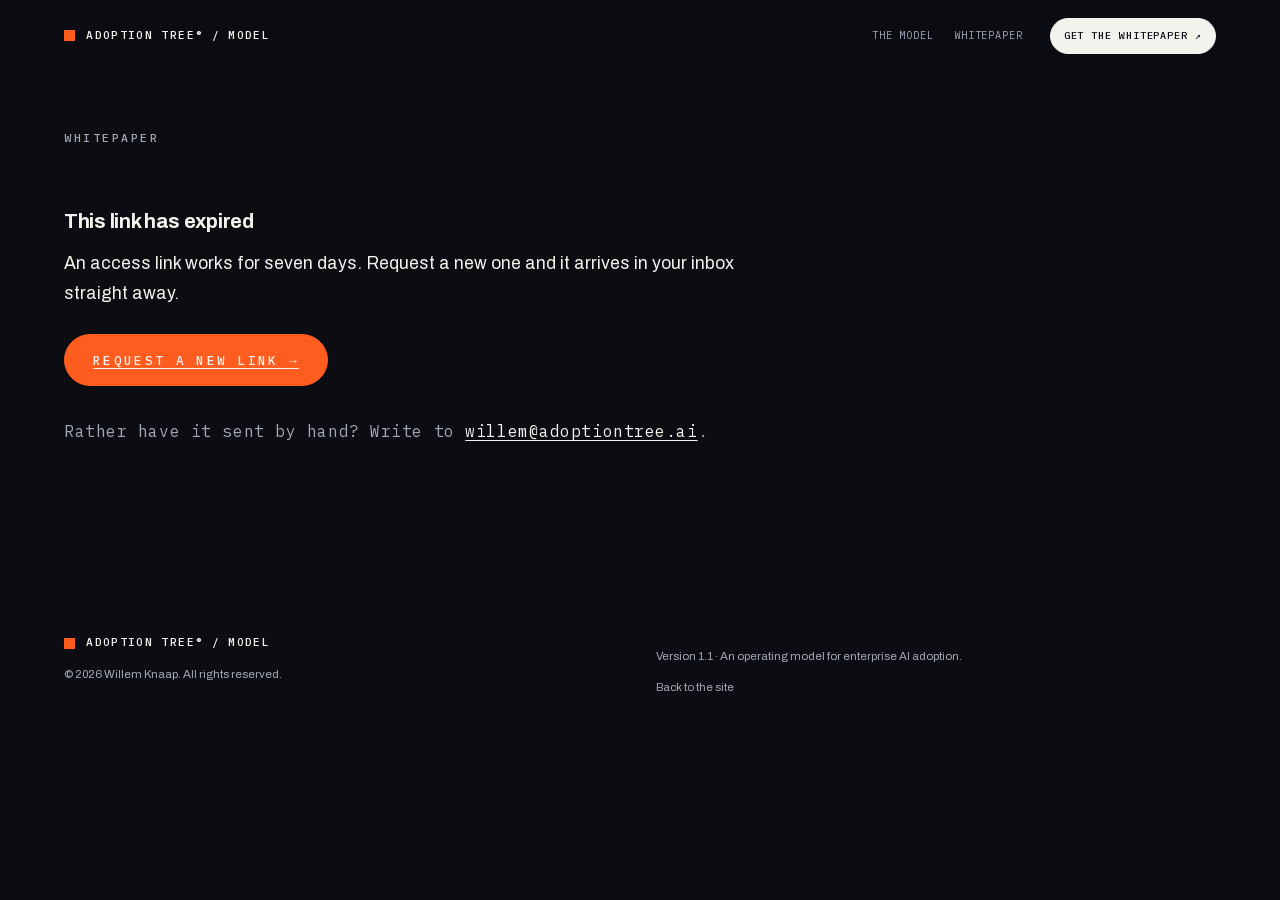
<file: docs/paper/index.html>
<!DOCTYPE html>
<html lang="en" class="no-js">
<head>
<meta charset="UTF-8"><meta name="viewport" content="width=device-width, initial-scale=1">
<title>Your whitepaper · The Adoption Tree® Model</title>
<meta name="description" content="Open your copy of The Adoption Tree® Model whitepaper.">
<meta name="robots" content="noindex">
<meta name="referrer" content="no-referrer">
<meta name="theme-color" content="#0C0D12">
<link rel="stylesheet" href="../css/fonts.css">
<link rel="stylesheet" href="../css/style.css?v=tree5"><link rel="icon" href="../favicon.svg" type="image/svg+xml">
</head>
<body>
<a class="skip-link" href="#main">Skip to content</a>
<header class="nav" id="nav">
<a class="nav__brand" href="../index.html" aria-label="Adoption Tree® Model home"><span class="nav__mark"></span><span class="nav__name">Adoption Tree®<span class="nav__model"> / Model</span></span></a>
<nav class="nav__links" aria-label="Main navigation"><a href="../index.html#tree">The model</a><a href="../index.html#whitepaper">Whitepaper</a></nav>
<a class="btn btn--solid nav__cta" href="../index.html#whitepaper">Get the whitepaper <span aria-hidden="true">↗</span></a>
</header>
<main id="main">
<section class="section" style="padding-top:8rem">
<div class="legal">
<div class="section__head"><span class="label">Whitepaper</span></div>

<div id="state-opening">
<h2 class="section__title" style="margin-bottom:1rem">Opening your whitepaper</h2>
<p class="lead">The Adoption Tree® Model, version 1.1. Forty-three pages, including the five working tools.</p>
<p class="source-note">This takes a moment. If nothing happens, use the button below.</p>
<p style="margin-top:1.6rem"><a class="btn btn--orange" id="open-button" href="#">Open the PDF <span aria-hidden="true">→</span></a></p>
</div>

<div id="state-expired" hidden>
<h2 class="section__title" style="margin-bottom:1rem">This link has expired</h2>
<p class="lead">An access link works for seven days. Request a new one and it arrives in your inbox straight away.</p>
<p style="margin-top:1.6rem"><a class="btn btn--orange" href="../index.html#whitepaper">Request a new link <span aria-hidden="true">→</span></a></p>
<p class="source-note" style="margin-top:2rem">Rather have it sent by hand? Write to <a href="mailto:willem@adoptiontree.ai">willem@adoptiontree.ai</a>.</p>
</div>

<div id="state-unavailable" hidden>
<h2 class="section__title" style="margin-bottom:1rem">Temporarily unavailable</h2>
<p class="lead">Your link is fine, but the paper cannot be handed over right now. Please try again in a few minutes.</p>
<p style="margin-top:1.6rem"><a class="btn btn--orange" href="" id="retry-button">Try again <span aria-hidden="true">→</span></a></p>
<p class="source-note" style="margin-top:2rem">Still stuck? Write to <a href="mailto:willem@adoptiontree.ai">willem@adoptiontree.ai</a>.</p>
</div>

<noscript>
<p class="lead" style="margin-top:1.5rem">This page needs JavaScript to hand you the paper. Write to <a href="mailto:willem@adoptiontree.ai">willem@adoptiontree.ai</a> and it will be sent to you directly.</p>
</noscript>
</div>
</section>
</main>
<script>
(function () {
  var ENDPOINT = "https://khvblzrzvqdkjxckedbm.supabase.co/functions/v1/whitepaper/access";
  var code = (new URLSearchParams(location.search).get("k") || "").trim().toLowerCase();
  var opening = document.getElementById("state-opening");
  var button = document.getElementById("open-button");
  document.getElementById("retry-button").href = location.href;

  function show(id) { opening.hidden = true; document.getElementById(id).hidden = false; }

  // A code is spent for a signed address that lives ten minutes. The paper itself never passes through this page.
  if (!/^[a-z2-9]{12}$/.test(code)) { show("state-expired"); return; }
  fetch(ENDPOINT + "?k=" + encodeURIComponent(code) + "&format=json", { headers: { Accept: "application/json" } })
    .then(function (r) { return r.json().then(function (body) { return { ok: r.ok, body: body }; }); })
    .then(function (res) {
      if (!res.ok || !res.body || !res.body.url) { show(res.body && res.body.error === "unavailable" ? "state-unavailable" : "state-expired"); return; }
      button.href = res.body.url;
      location.href = res.body.url;
    })
    .catch(function () { show("state-unavailable"); });
})();
</script>
<footer class="site-footer">
<div><a class="nav__brand" href="../index.html"><span class="nav__mark"></span><span class="nav__name">Adoption Tree® / Model</span></a><p>© 2026 Willem Knaap. All rights reserved.</p></div>
<div><p>Version 1.1 · An operating model for enterprise AI adoption.</p><p><a href="../index.html">Back to the site</a></p></div>
</footer>
</body></html>
</file>
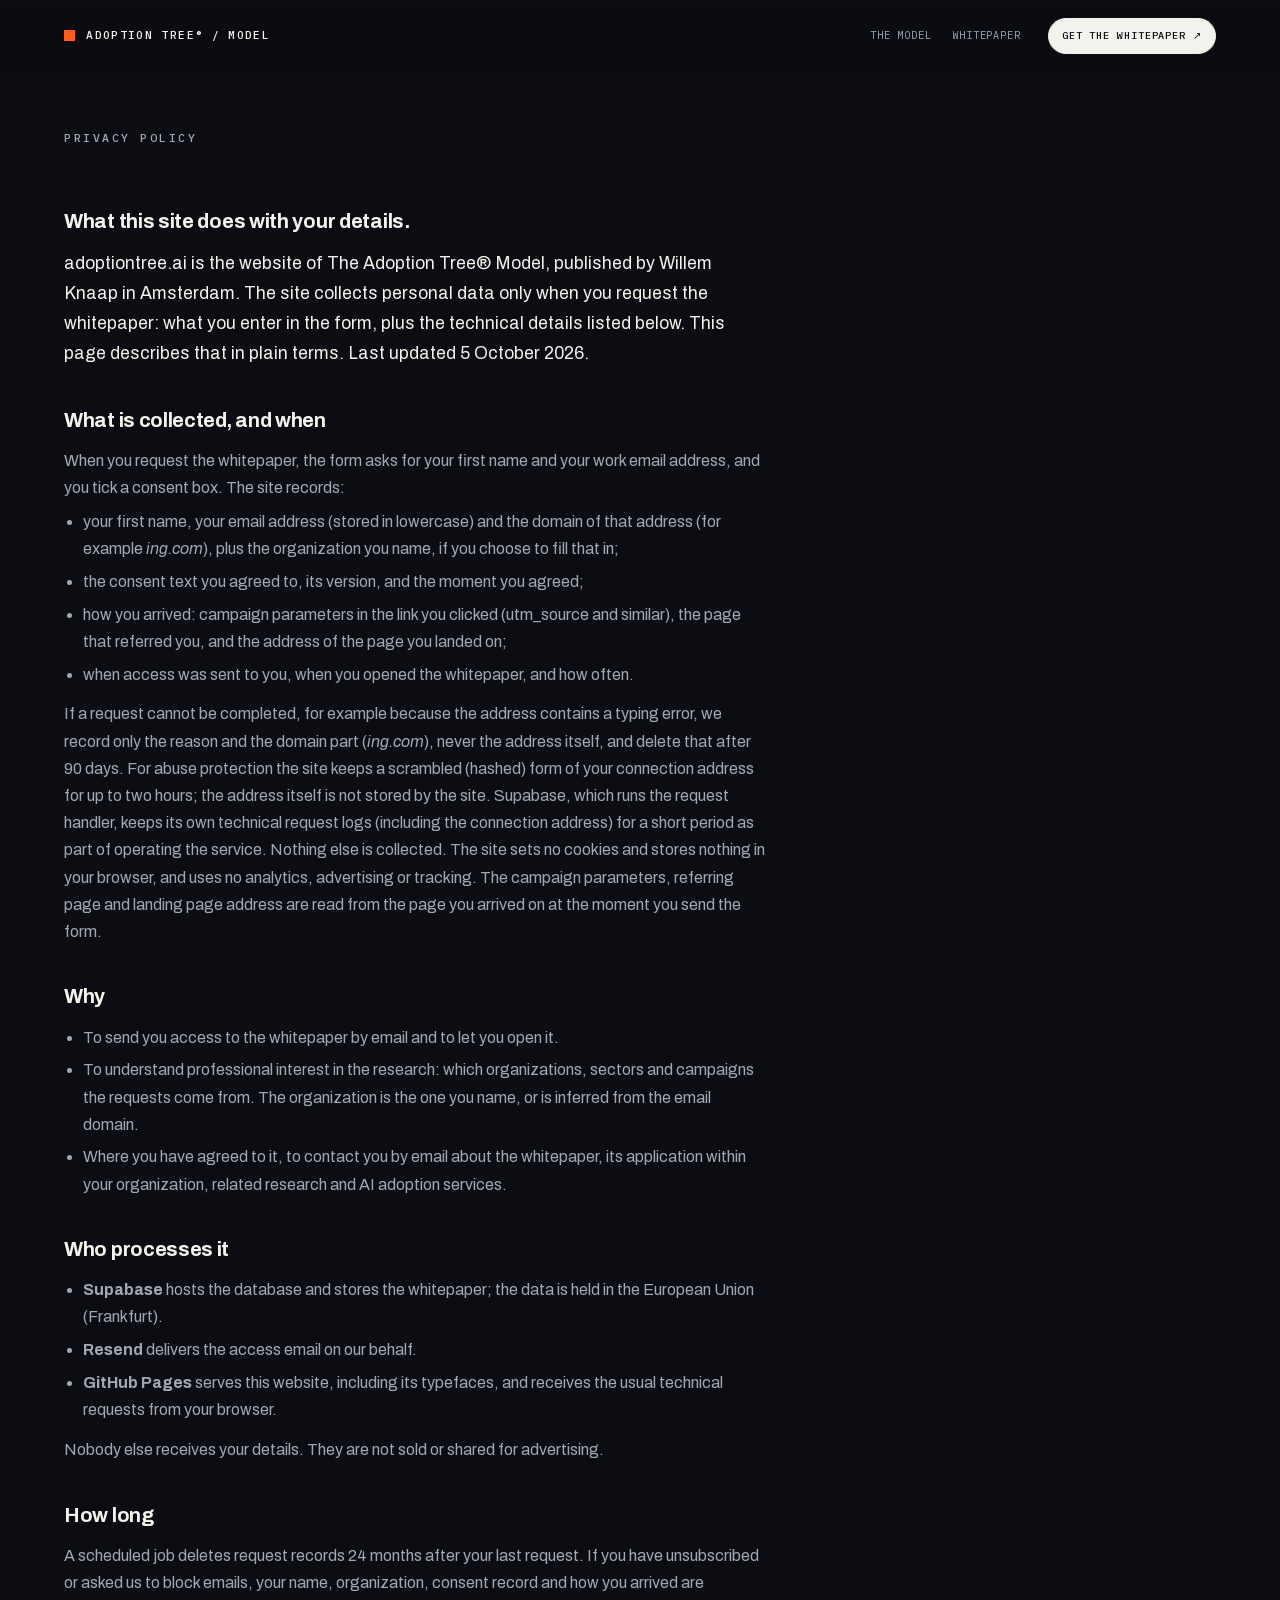
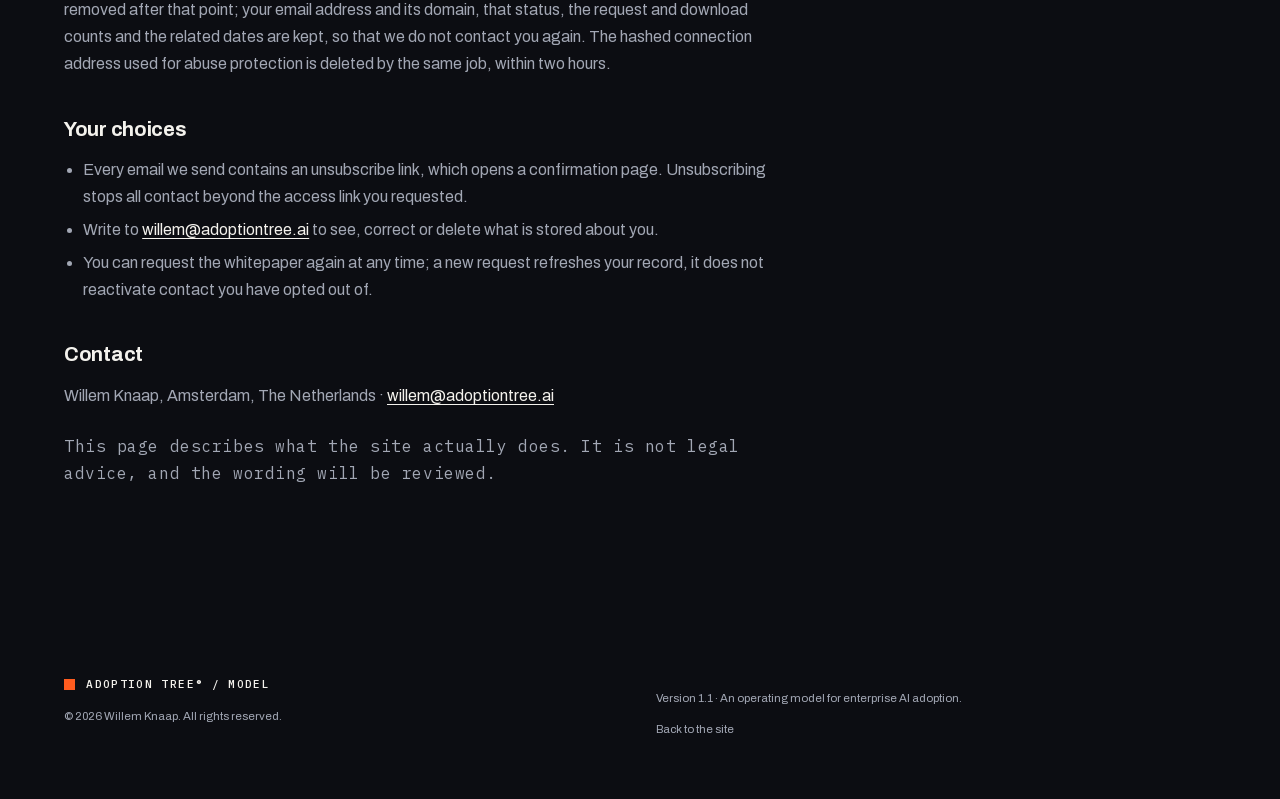
<file: docs/privacy.html>
<!DOCTYPE html>
<html lang="en" class="no-js">
<head>
<meta charset="UTF-8"><meta name="viewport" content="width=device-width, initial-scale=1">
<title>Privacy policy · The Adoption Tree® Model</title>
<meta name="description" content="What adoptiontree.ai collects when you request the whitepaper, why, who processes it, how long it is kept, and how to unsubscribe.">
<meta name="robots" content="noindex">
<meta name="theme-color" content="#0C0D12">
<link rel="canonical" href="https://adoptiontree.ai/privacy.html">
<link rel="stylesheet" href="css/fonts.css">
<link rel="stylesheet" href="css/style.css?v=tree5"><link rel="icon" href="favicon.svg" type="image/svg+xml">
</head>
<body>
<a class="skip-link" href="#main">Skip to content</a>
<header class="nav" id="nav">
<a class="nav__brand" href="index.html" aria-label="Adoption Tree® Model home"><span class="nav__mark"></span><span class="nav__name">Adoption Tree®<span class="nav__model"> / Model</span></span></a>
<nav class="nav__links" aria-label="Main navigation"><a href="index.html#tree">The model</a><a href="index.html#whitepaper">Whitepaper</a></nav>
<a class="btn btn--solid nav__cta" href="index.html#whitepaper">Get the whitepaper <span aria-hidden="true">↗</span></a>
</header>
<main id="main">
<section class="section" style="padding-top:8rem">
<div class="legal">
<div class="section__head"><span class="label">Privacy policy</span></div>
<h2 class="section__title" style="margin-bottom:1rem">What this site does with your details.</h2>
<p class="lead">adoptiontree.ai is the website of The Adoption Tree® Model, published by Willem Knaap in Amsterdam. The site collects personal data only when you request the whitepaper: what you enter in the form, plus the technical details listed below. This page describes that in plain terms. Last updated 5 October 2026.</p>

<h2>What is collected, and when</h2>
<p>When you request the whitepaper, the form asks for your first name and your work email address, and you tick a consent box. The site records:</p>
<ul>
<li>your first name, your email address (stored in lowercase) and the domain of that address (for example <em>ing.com</em>), plus the organization you name, if you choose to fill that in;</li>
<li>the consent text you agreed to, its version, and the moment you agreed;</li>
<li>how you arrived: campaign parameters in the link you clicked (utm_source and similar), the page that referred you, and the address of the page you landed on;</li>
<li>when access was sent to you, when you opened the whitepaper, and how often.</li>
</ul>
<p>If a request cannot be completed, for example because the address contains a typing error, we record only the reason and the domain part (<em>ing.com</em>), never the address itself, and delete that after 90 days. For abuse protection the site keeps a scrambled (hashed) form of your connection address for up to two hours; the address itself is not stored by the site. Supabase, which runs the request handler, keeps its own technical request logs (including the connection address) for a short period as part of operating the service. Nothing else is collected. The site sets no cookies and stores nothing in your browser, and uses no analytics, advertising or tracking. The campaign parameters, referring page and landing page address are read from the page you arrived on at the moment you send the form.</p>

<h2>Why</h2>
<ul>
<li>To send you access to the whitepaper by email and to let you open it.</li>
<li>To understand professional interest in the research: which organizations, sectors and campaigns the requests come from. The organization is the one you name, or is inferred from the email domain.</li>
<li>Where you have agreed to it, to contact you by email about the whitepaper, its application within your organization, related research and AI adoption services.</li>
</ul>

<h2>Who processes it</h2>
<ul>
<li><strong>Supabase</strong> hosts the database and stores the whitepaper; the data is held in the European Union (Frankfurt).</li>
<li><strong>Resend</strong> delivers the access email on our behalf.</li>
<li><strong>GitHub Pages</strong> serves this website, including its typefaces, and receives the usual technical requests from your browser.</li>
</ul>
<p>Nobody else receives your details. They are not sold or shared for advertising.</p>

<h2>How long</h2>
<p>A scheduled job deletes request records 24 months after your last request. If you have unsubscribed or asked us to block emails, your name, organization, consent record and how you arrived are removed after that point; your email address and its domain, that status, the request and download counts and the related dates are kept, so that we do not contact you again. The hashed connection address used for abuse protection is deleted by the same job, within two hours.</p>

<h2>Your choices</h2>
<ul>
<li>Every email we send contains an unsubscribe link, which opens a confirmation page. Unsubscribing stops all contact beyond the access link you requested.</li>
<li>Write to <a href="mailto:willem@adoptiontree.ai">willem@adoptiontree.ai</a> to see, correct or delete what is stored about you.</li>
<li>You can request the whitepaper again at any time; a new request refreshes your record, it does not reactivate contact you have opted out of.</li>
</ul>

<h2>Contact</h2>
<p>Willem Knaap, Amsterdam, The Netherlands · <a href="mailto:willem@adoptiontree.ai">willem@adoptiontree.ai</a></p>
<p class="source-note">This page describes what the site actually does. It is not legal advice, and the wording will be reviewed.</p>
</div>
</section>
</main>
<footer class="site-footer">
<div><a class="nav__brand" href="index.html"><span class="nav__mark"></span><span class="nav__name">Adoption Tree® / Model</span></a><p>© 2026 Willem Knaap. All rights reserved.</p></div>
<div><p>Version 1.1 · An operating model for enterprise AI adoption.</p><p><a href="index.html">Back to the site</a></p></div>
</footer>
</body></html>
</file>
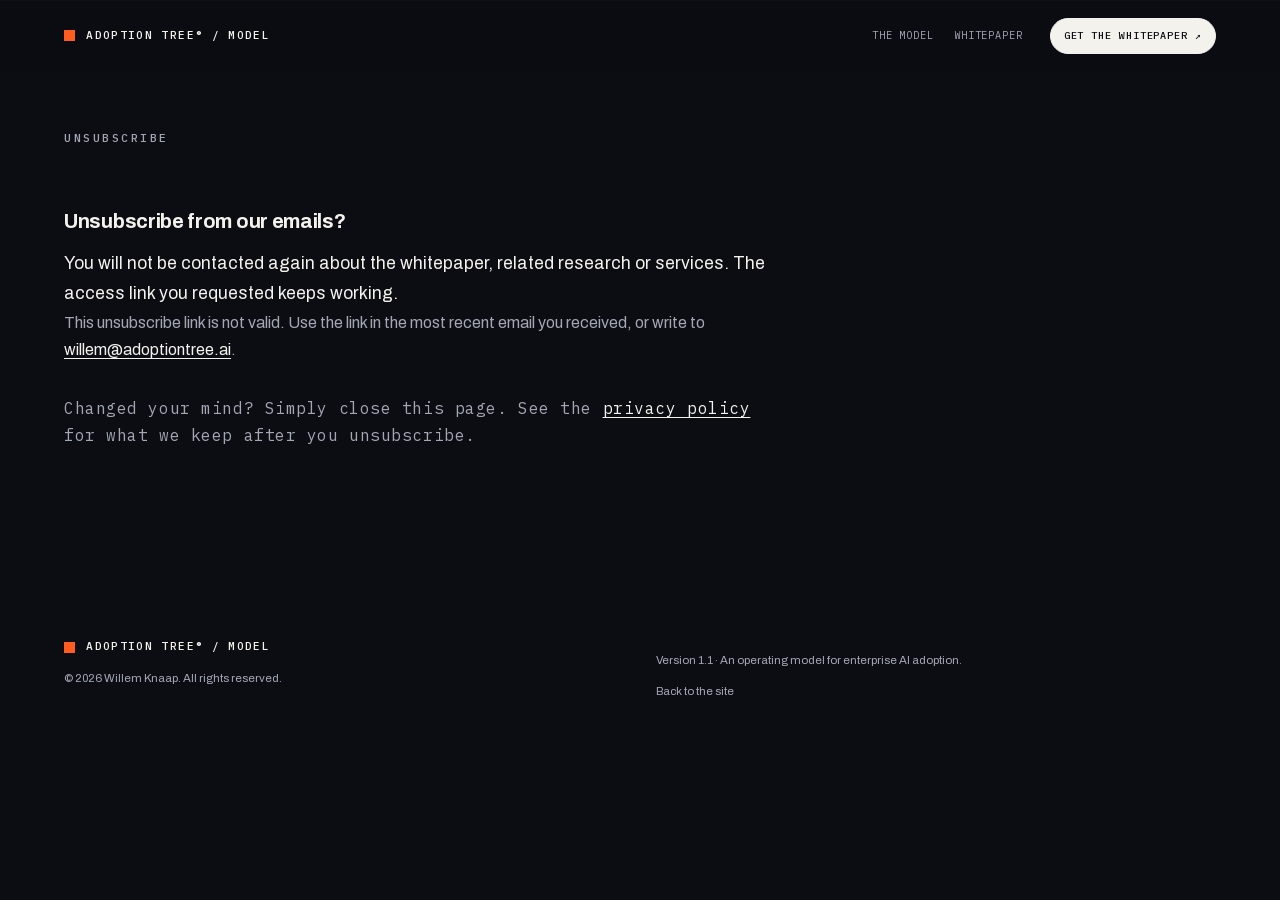
<file: docs/unsubscribe.html>
<!DOCTYPE html>
<html lang="en" class="no-js">
<head>
<meta charset="UTF-8"><meta name="viewport" content="width=device-width, initial-scale=1">
<title>Unsubscribe · The Adoption Tree® Model</title>
<meta name="description" content="Confirm that you no longer want to receive emails from The Adoption Tree®.">
<meta name="robots" content="noindex">
<meta name="referrer" content="no-referrer">
<meta name="theme-color" content="#0C0D12">
<link rel="canonical" href="https://adoptiontree.ai/unsubscribe.html">
<link rel="stylesheet" href="css/fonts.css">
<link rel="stylesheet" href="css/style.css?v=tree5"><link rel="icon" href="favicon.svg" type="image/svg+xml">
</head>
<body>
<a class="skip-link" href="#main">Skip to content</a>
<header class="nav" id="nav">
<a class="nav__brand" href="index.html" aria-label="Adoption Tree® Model home"><span class="nav__mark"></span><span class="nav__name">Adoption Tree®<span class="nav__model"> / Model</span></span></a>
<nav class="nav__links" aria-label="Main navigation"><a href="index.html#tree">The model</a><a href="index.html#whitepaper">Whitepaper</a></nav>
<a class="btn btn--solid nav__cta" href="index.html#whitepaper">Get the whitepaper <span aria-hidden="true">↗</span></a>
</header>
<main id="main">
<section class="section" style="padding-top:8rem">
<div class="legal">
<div class="section__head"><span class="label">Unsubscribe</span></div>
<h2 class="section__title" style="margin-bottom:1rem">Unsubscribe from our emails?</h2>
<p class="lead">You will not be contacted again about the whitepaper, related research or services. The access link you requested keeps working.</p>
<form method="post" action="https://khvblzrzvqdkjxckedbm.supabase.co/functions/v1/whitepaper/unsubscribe" id="unsub-form">
<input type="hidden" name="token" value="">
<input type="hidden" name="confirm" value="1">
<label style="display:flex;gap:.7rem;align-items:flex-start;margin:0 0 1.4rem;font-size:.95rem;line-height:1.5;color:#C9C4B8"><input type="checkbox" name="block" value="1" id="block" style="margin-top:.3rem"> Also stop whitepaper access emails to this address and switch off its access link, for example if someone else entered it. Email us if you change your mind.</label>
<button type="submit" class="btn btn--solid">Unsubscribe</button>
</form>
<p id="unsub-invalid" hidden>This unsubscribe link is not valid. Use the link in the most recent email you received, or write to <a href="mailto:willem@adoptiontree.ai">willem@adoptiontree.ai</a>.</p>
<p class="source-note" style="margin-top:2rem">Changed your mind? Simply close this page. See the <a href="privacy.html">privacy policy</a> for what we keep after you unsubscribe.</p>
</div>
</section>
</main>
<script>(function(){var t=new URLSearchParams(location.search).get("token")||"";var f=document.getElementById("unsub-form");if(/^[\w-]+\.[\w-]+$/.test(t)&&t.length<=600){f.token.value=t;}else{f.hidden=true;document.getElementById("unsub-invalid").hidden=false;}})();</script>
<footer class="site-footer">
<div><a class="nav__brand" href="index.html"><span class="nav__mark"></span><span class="nav__name">Adoption Tree® / Model</span></a><p>© 2026 Willem Knaap. All rights reserved.</p></div>
<div><p>Version 1.1 · An operating model for enterprise AI adoption.</p><p><a href="index.html">Back to the site</a></p></div>
</footer>
</body></html>
</file>
<file: css/style.css>
/* ==========================================================================
   THE ADOPTION TREE MODEL · design system
   Ink: #0C0D12 · Bone: #F4F2ED · Signal: #FF5C1F
   Type: Archivo (display/body) · IBM Plex Mono (labels)
   ========================================================================== */

:root {
  --ink: #0C0D12;
  --ink-2: #10121A;
  --ink-3: #15171F;
  --ink-4: #2A2E3B;
  --bone: #F4F2ED;
  --grey: #8A8F9E;
  --grey-2: #6C7280;
  --orange: #FF5C1F;
  --line: rgba(244, 242, 237, 0.09);
  --line-strong: rgba(244, 242, 237, 0.18);

  --font-sans: "Archivo", "Helvetica Neue", Arial, sans-serif;
  --font-mono: "IBM Plex Mono", "Courier New", monospace;

  --pad-x: clamp(1.25rem, 5vw, 5rem);
  --section-y: clamp(6rem, 11vw, 10.5rem);
  --maxw: 82rem;
}

* { margin: 0; padding: 0; box-sizing: border-box; }

html { scroll-behavior: smooth; }

body {
  background: var(--ink);
  color: var(--bone);
  font-family: var(--font-sans);
  font-size: 1.0625rem;
  line-height: 1.6;
  -webkit-font-smoothing: antialiased;
  overflow-x: hidden;
}

::selection { background: var(--orange); color: var(--ink); }

img { max-width: 100%; display: block; }
a { color: inherit; text-decoration: none; }
ul { list-style: none; }

/* ---------- primitives ---------- */

.label {
  font-family: var(--font-mono);
  font-size: 0.72rem;
  font-weight: 500;
  letter-spacing: 0.22em;
  text-transform: uppercase;
  color: var(--grey);
}
.label--dim { color: var(--grey-2); }
.label--orange { color: var(--orange); }

.accent { color: var(--orange); }

.btn {
  display: inline-block;
  font-family: var(--font-mono);
  font-size: 0.72rem;
  font-weight: 500;
  letter-spacing: 0.18em;
  text-transform: uppercase;
  padding: 0.85em 1.7em;
  border: 1px solid var(--line-strong);
  border-radius: 999px;
  transition: all 0.25s ease;
  white-space: nowrap;
}
.btn:hover { border-color: var(--orange); color: var(--orange); }
.btn--solid { background: var(--bone); color: var(--ink); border-color: var(--bone); }
.btn--solid:hover { background: var(--orange); border-color: var(--orange); color: var(--ink); }
.btn--orange { background: var(--orange); color: var(--ink); border-color: var(--orange); font-size: 0.8rem; padding: 1.1em 2.2em; }
.btn--orange:hover { background: var(--bone); border-color: var(--bone); color: var(--ink); }

/* ---------- reveal animation ---------- */

.reveal {
  opacity: 0;
  transform: translateY(28px);
  transition: opacity 0.9s cubic-bezier(0.16, 1, 0.3, 1), transform 0.9s cubic-bezier(0.16, 1, 0.3, 1);
}
.reveal.is-visible { opacity: 1; transform: none; }

@media (prefers-reduced-motion: reduce) {
  .reveal { opacity: 1; transform: none; transition: none; }
  html { scroll-behavior: auto; }
}

/* ==========================================================================
   NAV
   ========================================================================== */

.nav {
  position: fixed;
  inset: 0 0 auto 0;
  z-index: 100;
  display: flex;
  align-items: center;
  gap: 2.5rem;
  padding: 1.1rem var(--pad-x);
  background: rgba(12, 13, 18, 0.72);
  backdrop-filter: blur(14px);
  -webkit-backdrop-filter: blur(14px);
  border-bottom: 1px solid transparent;
  transition: border-color 0.3s ease;
}
.nav.is-scrolled { border-bottom-color: var(--line); }

.nav__brand { display: flex; align-items: center; gap: 0.7rem; margin-right: auto; }
.nav__mark {
  width: 0.7rem; height: 0.7rem;
  background: var(--orange);
  flex: none;
  transition: transform 0.3s ease;
}
.nav__brand:hover .nav__mark { transform: rotate(90deg); }
.nav__name {
  font-family: var(--font-mono);
  font-size: 0.78rem;
  font-weight: 500;
  letter-spacing: 0.18em;
  text-transform: uppercase;
  white-space: nowrap;
}

.nav__links { display: flex; gap: 1.9rem; }
.nav__links a {
  font-family: var(--font-mono);
  font-size: 0.7rem;
  letter-spacing: 0.14em;
  text-transform: uppercase;
  color: var(--grey);
  transition: color 0.2s ease;
  white-space: nowrap;
}
.nav__links a:hover, .nav__links a.is-active { color: var(--bone); }

.nav__burger {
  display: none;
  flex-direction: column;
  gap: 6px;
  background: none;
  border: 0;
  cursor: pointer;
  padding: 6px 2px;
}
.nav__burger span { width: 24px; height: 1.5px; background: var(--bone); transition: transform 0.3s ease, opacity 0.3s ease; }
.nav__burger.is-open span:first-child { transform: translateY(3.75px) rotate(45deg); }
.nav__burger.is-open span:last-child { transform: translateY(-3.75px) rotate(-45deg); }

/* ==========================================================================
   HERO
   ========================================================================== */

.hero {
  position: relative;
  min-height: 100svh;
  display: flex;
  flex-direction: column;
  justify-content: center;
  padding: 7rem var(--pad-x) 4rem;
  overflow: hidden;
}
@media (min-height: 1400px) { .hero { min-height: 62rem; } }

.hero__grid-lines {
  position: absolute;
  inset: 0;
  background-image:
    linear-gradient(to right, var(--line) 1px, transparent 1px),
    linear-gradient(to bottom, var(--line) 1px, transparent 1px);
  background-size: clamp(80px, 12vw, 160px) clamp(80px, 12vw, 160px);
  mask-image: radial-gradient(ellipse 90% 80% at 50% 40%, black 0%, transparent 75%);
  -webkit-mask-image: radial-gradient(ellipse 90% 80% at 50% 40%, black 0%, transparent 75%);
  opacity: 0.6;
  pointer-events: none;
}

.hero { padding-left: max(var(--pad-x), calc((100% - var(--maxw)) / 2)); padding-right: max(var(--pad-x), calc((100% - var(--maxw)) / 2)); }
.hero__inner { position: relative; width: 100%; }

.hero__title {
  font-size: clamp(3.4rem, 12.5vw, 11.5rem);
  font-weight: 800;
  line-height: 0.92;
  letter-spacing: -0.03em;
  text-transform: uppercase;
  margin: 1.8rem 0 2.6rem;
}
.hero__line { display: block; overflow: hidden; }
.hero__line > span {
  display: inline-block;
  transform: translateY(110%);
  animation: heroRise 1s cubic-bezier(0.16, 1, 0.3, 1) forwards;
}
.hero__line:nth-child(2) > span { animation-delay: 0.12s; }
.hero__line:nth-child(3) > span { animation-delay: 0.24s; }

@keyframes heroRise { to { transform: translateY(0); } }

@media (prefers-reduced-motion: reduce) {
  .hero__line > span { transform: none; animation: none; }
}

.hero__tm {
  font-size: 0.13em;
  font-weight: 600;
  letter-spacing: 0;
  color: var(--grey);
  vertical-align: 4.4em;
  margin-left: 0.15em;
}

.hero__cursor {
  display: inline-block;
  width: 0.14em; height: 0.72em;
  background: var(--orange);
  margin-left: 0.08em;
  animation: blink 1.2s step-end infinite;
}
@keyframes blink { 50% { opacity: 0; } }

.hero__foot {
  display: flex;
  align-items: flex-end;
  justify-content: space-between;
  gap: 2rem;
  flex-wrap: wrap;
}
.hero__tag {
  font-size: clamp(1.1rem, 2vw, 1.45rem);
  line-height: 1.5;
  max-width: 34rem;
}
.hero__tag em { font-style: normal; color: var(--grey); }

.hero__scroll {
  position: absolute;
  bottom: 2.2rem;
  left: 50%;
  transform: translateX(-50%);
  display: flex;
  flex-direction: column;
  align-items: center;
  gap: 0.8rem;
}
.hero__scroll .label { font-size: 0.62rem; }
.hero__scroll-line {
  width: 1px; height: 3.4rem;
  background: linear-gradient(to bottom, var(--grey-2), transparent);
  position: relative;
  overflow: hidden;
}
.hero__scroll-line::after {
  content: "";
  position: absolute;
  top: -40%; left: 0;
  width: 100%; height: 40%;
  background: var(--orange);
  animation: scrollDrip 2s ease-in-out infinite;
}
@keyframes scrollDrip { to { top: 110%; } }

/* ==========================================================================
   SECTIONS · shared
   ========================================================================== */

.section {
  padding: var(--section-y) max(var(--pad-x), calc((100% - var(--maxw)) / 2));
  border-top: 1px solid var(--line);
  position: relative;
  scroll-margin-top: 4rem;
}
.section--tinted { background: var(--ink-2); }

.section__head {
  display: flex;
  align-items: baseline;
  gap: 1.4rem;
  margin-bottom: clamp(2.6rem, 5vw, 4.2rem);
}
.section__num {
  font-family: var(--font-mono);
  font-size: 0.78rem;
  color: var(--orange);
}
.section__title {
  font-size: clamp(2rem, 4.6vw, 3.6rem);
  font-weight: 700;
  line-height: 1.08;
  letter-spacing: -0.02em;
  margin-bottom: 1.6rem;
}
.section__sub {
  font-size: clamp(1.02rem, 1.5vw, 1.2rem);
  color: var(--grey);
  max-width: 46rem;
  margin-bottom: clamp(2.6rem, 5vw, 4rem);
}
.section__sub strong { color: var(--bone); font-weight: 600; }

.section__kicker {
  font-size: clamp(1.15rem, 2.2vw, 1.6rem);
  font-weight: 600;
  letter-spacing: -0.01em;
  margin-top: clamp(3rem, 6vw, 5rem);
  padding-top: 2.2rem;
  border-top: 1px solid var(--line);
}
.section__kicker--big { font-size: clamp(1.5rem, 3.2vw, 2.4rem); font-weight: 700; }

/* ==========================================================================
   CHAPTERS · the golden-circle spine (Why / How / What / Start)
   ========================================================================== */

.chapter {
  display: flex;
  align-items: center;
  gap: clamp(1.8rem, 4vw, 3.5rem);
  padding: clamp(4.5rem, 9vw, 8rem) 7vw clamp(1.5rem, 3vw, 2.5rem);
  max-width: 90rem;
  margin: 0 auto;
  scroll-margin-top: 5.5rem;
}
.chapter__rings { flex: none; width: clamp(72px, 8vw, 96px); }
.chapter__rings svg { display: block; width: 100%; height: auto; }
.chapter__title {
  font-size: clamp(2rem, 4.5vw, 3.4rem);
  font-weight: 800;
  letter-spacing: -0.03em;
  line-height: 1.05;
  margin: 0.7rem 0 0.6rem;
}
.chapter__sub { color: var(--grey); font-size: clamp(0.98rem, 1.4vw, 1.1rem); max-width: 34rem; }

/* ==========================================================================
   MISSION
   ========================================================================== */

.section--mission { padding-top: clamp(3rem, 6vw, 5rem); }
.mission__statement {
  font-size: clamp(2.1rem, 5.2vw, 4.3rem);
  font-weight: 800;
  letter-spacing: -0.03em;
  line-height: 1.12;
  max-width: 62rem;
}
.mission__count { color: var(--orange); font-variant-numeric: tabular-nums; }
.mission__sub {
  color: var(--grey);
  font-size: clamp(1rem, 1.5vw, 1.15rem);
  max-width: 40rem;
  margin-top: 2rem;
}

/* ==========================================================================
   WHITE PAPER
   ========================================================================== */

.paper {
  display: grid;
  grid-template-columns: 1.25fr 1fr;
  gap: clamp(2.5rem, 6vw, 6rem);
  align-items: center;
}
.paper__cta {
  display: flex;
  align-items: center;
  gap: 1.5rem;
  flex-wrap: wrap;
  margin-top: 2.2rem;
}
.paper__meta {
  font-family: var(--font-mono);
  font-size: 0.68rem;
  letter-spacing: 0.16em;
  text-transform: uppercase;
  color: var(--grey-2);
}
.paper__doc {
  position: relative;
  justify-self: center;
  width: clamp(220px, 22vw, 290px);
  aspect-ratio: 1 / 1.414;
}
.paper__sheet {
  position: absolute;
  inset: 0;
  background: var(--ink-3);
  border: 1px solid var(--line-strong);
  display: flex;
  flex-direction: column;
  padding: 1.6rem 1.5rem;
}
.paper__sheet--back {
  transform: rotate(4.5deg) translate(14px, 8px);
  opacity: 0.55;
}
.paper__sheet--front {
  transform: rotate(-2deg);
  box-shadow: 0 30px 70px rgba(0, 0, 0, 0.5);
  transition: transform 0.45s cubic-bezier(0.16, 1, 0.3, 1);
}
.paper__doc:hover .paper__sheet--front { transform: rotate(0deg) scale(1.02); }
.paper__mark {
  width: 16px; height: 16px;
  background: var(--orange);
  margin-bottom: auto;
}
.paper__doctitle {
  font-size: clamp(1.3rem, 1.9vw, 1.7rem);
  font-weight: 800;
  letter-spacing: -0.02em;
  line-height: 1.1;
  margin-bottom: 0.8rem;
}
.paper__docsub { color: var(--grey); font-size: 0.82rem; line-height: 1.5; }
.paper__docfoot {
  margin-top: auto;
  font-family: var(--font-mono);
  font-size: 0.58rem;
  letter-spacing: 0.18em;
  text-transform: uppercase;
  color: var(--grey-2);
}

/* engagement, compressed: the three words under the spine */
.phases__words {
  display: flex;
  justify-content: space-between;
  margin-top: 1rem;
}
.phases__words span {
  font-family: var(--font-mono);
  font-size: 0.72rem;
  letter-spacing: 0.2em;
  text-transform: uppercase;
  color: var(--grey);
}
.phases__words span:first-child { color: var(--orange); }
.phases__words span:last-child { color: var(--bone); }

/* office, solo column */
.office--solo { grid-template-columns: 1fr; max-width: 56rem; }

/* ==========================================================================
   01 DOCTRINE
   ========================================================================== */

.section--doctrine { text-align: left; }
.doctrine__statement {
  font-size: clamp(2.1rem, 5.4vw, 4.4rem);
  font-weight: 700;
  line-height: 1.12;
  letter-spacing: -0.025em;
  max-width: 62rem;
}
.doctrine__sub {
  margin-top: 2.4rem;
  color: var(--grey);
  font-size: 1.05rem;
  max-width: 40rem;
}

/* ==========================================================================
   02 POSITIONING
   ========================================================================== */

.versus {
  display: grid;
  grid-template-columns: 1fr 1fr;
  border-top: 1px solid var(--line);
}
.versus__col { padding: clamp(2.2rem, 4vw, 3.6rem) 0; }
.versus__col--them { padding-right: clamp(2rem, 5vw, 5rem); }
.versus__col--us {
  border-left: 1px solid var(--line-strong);
  padding-left: clamp(2rem, 5vw, 5rem);
  position: relative;
}
.versus__col--us::before {
  content: "";
  position: absolute;
  inset: 0;
  background: radial-gradient(ellipse 90% 60% at 30% 10%, rgba(255, 92, 31, 0.06), transparent 70%);
  pointer-events: none;
}
.versus__display {
  font-size: clamp(1.9rem, 3.8vw, 3.2rem);
  font-weight: 700;
  letter-spacing: -0.02em;
  line-height: 1.1;
  margin: 1.4rem 0 1.6rem;
  color: var(--grey);
}
.versus__display--us { color: var(--bone); }
.versus__display .strike::after { height: 3px; }
.versus__list--x li,
.versus__body {
  color: var(--grey);
  font-size: 1.02rem;
}
.versus__list--x li {
  padding: 0.55rem 0 0.55rem 1.7rem;
  position: relative;
}
.versus__list--x li::before {
  content: "×";
  position: absolute;
  left: 0;
  color: var(--grey-2);
  font-family: var(--font-mono);
}
.versus__body { color: var(--bone); max-width: 26rem; position: relative; }
.versus__marks { display: flex; gap: 0.5rem; margin-top: 2.4rem; }
.versus__marks i {
  width: 9px; height: 9px;
  background: var(--orange);
  transform: rotate(45deg);
  opacity: 0.9;
}
.versus__marks i:nth-child(2) { opacity: 0.55; }
.versus__marks i:nth-child(3) { opacity: 0.25; }

/* ==========================================================================
   03 WHY NOW · the adoption gap
   ========================================================================== */

.stat__src {
  font-family: var(--font-mono);
  font-size: 0.65rem;
  letter-spacing: 0.08em;
  text-transform: uppercase;
  color: var(--grey-2);
}

.gap { position: relative; padding: 1rem 0 2.5rem; }
.gap__fig {
  display: flex;
  align-items: center;
  gap: 1.4rem;
  margin-bottom: 1.8rem;
}
.gap__fig-num, .gap__fig-label {
  font-family: var(--font-mono);
  font-size: 0.62rem;
  letter-spacing: 0.2em;
  text-transform: uppercase;
  white-space: nowrap;
  color: var(--grey-2);
}
.gap__fig-num { color: var(--grey); }
.gap__fig-rule { flex: 1; height: 1px; background: var(--line); }

/* horizontal dimension line inside the 5% row: from the bar tip to the 88% mark */
.gap__dim {
  position: absolute;
  top: 50%;
  left: calc(5% + 14px);
  right: calc(100% - 88%);
  height: 1px;
  background: rgba(255, 92, 31, 0.4);
  opacity: 0;
  transform: scaleX(0);
  transform-origin: left;
  transition: transform 1s cubic-bezier(0.16, 1, 0.3, 1) 1.5s, opacity 0.4s ease 1.5s;
}
.gap.is-visible .gap__dim { opacity: 1; transform: scaleX(1); }
.gap__dim::before, .gap__dim::after {
  content: "";
  position: absolute;
  top: -5px;
  width: 1px; height: 11px;
  background: rgba(255, 92, 31, 0.7);
}
.gap__dim::before { left: 0; }
.gap__dim::after { right: 0; }
.gap__dim em {
  position: absolute;
  left: 50%;
  top: -1.5rem;
  transform: translateX(-50%);
  font-family: var(--font-mono);
  font-style: normal;
  font-size: 0.6rem;
  letter-spacing: 0.2em;
  text-transform: uppercase;
  color: var(--orange);
  white-space: nowrap;
}
.gap__row {
  display: grid;
  grid-template-columns: clamp(7rem, 12vw, 10.5rem) 1fr;
  gap: clamp(1.2rem, 3vw, 2.5rem);
  align-items: center;
  padding: 1.5rem 0;
}
.gap__row + .gap__row { border-top: 1px solid var(--line); }
.gap__value {
  font-size: clamp(3rem, 6.5vw, 5.4rem);
  font-weight: 800;
  letter-spacing: -0.04em;
  line-height: 1;
  white-space: nowrap;
}
.gap__value--orange { color: var(--orange); }
.gap__unit { font-size: 0.45em; font-weight: 700; margin-left: 0.06em; }
.gap__right { min-width: 0; }
.gap__track {
  position: relative;
  height: 14px;
  background: rgba(244, 242, 237, 0.05);
  margin-bottom: 0.9rem;
}
.gap__track::after {
  content: "";
  position: absolute;
  right: 0; top: 0; bottom: 0;
  width: 1px;
  background: rgba(244, 242, 237, 0.12);
}
.gap__bar {
  display: block;
  height: 100%;
  width: 0;
  background: var(--bone);
  transition: width 1.4s cubic-bezier(0.16, 1, 0.3, 1) 0.25s;
}
.gap__bar--mid { background: var(--grey-2); transition-delay: 0.45s; }
.gap__bar--orange { background: var(--orange); transition-delay: 0.65s; box-shadow: 0 0 24px rgba(255, 92, 31, 0.5); }
.gap.is-visible .gap__bar { width: var(--w); }
.gap__desc { color: var(--grey); font-size: 0.98rem; }
.gap__desc .stat__src { display: inline-block; margin-left: 1.2em; }
.gap__note {
  display: none;
  font-family: var(--font-mono);
  font-size: 0.68rem;
  letter-spacing: 0.18em;
  text-transform: uppercase;
  color: var(--orange);
  margin: 0.5rem 0 0.2rem;
}

.evidence {
  display: grid;
  grid-template-columns: repeat(3, 1fr);
  border-top: 1px solid var(--line);
  padding-top: 2.4rem;
  margin-top: 1rem;
}
.evidence__item { padding: 0 clamp(1.5rem, 3vw, 2.6rem); border-left: 1px solid var(--line); }
.evidence__item:first-child { padding-left: 0; border-left: 0; }
.evidence__stat {
  display: block;
  font-size: clamp(1.9rem, 3vw, 2.6rem);
  font-weight: 800;
  letter-spacing: -0.03em;
  line-height: 1;
  margin-bottom: 0.8rem;
  color: var(--grey);
}
.evidence__item p { font-size: 0.95rem; color: var(--grey); margin-bottom: 0.7rem; }

/* ==========================================================================
   04 WHO WE SERVE
   ========================================================================== */

.who__chips { margin-bottom: clamp(2.5rem, 5vw, 4rem); }
.chips { display: flex; flex-wrap: wrap; gap: 0.7rem; margin-top: 1.3rem; }
.chip--tag {
  font-family: var(--font-mono);
  font-size: 0.68rem;
  letter-spacing: 0.12em;
  text-transform: uppercase;
  color: var(--grey);
  border-color: var(--line-strong);
  border-radius: 999px;
}
.chip--tag:hover { color: var(--bone); border-color: var(--grey); }

.sectors__row {
  display: flex;
  align-items: baseline;
  gap: clamp(1.5rem, 4vw, 3.5rem);
  padding: clamp(1.2rem, 2.5vw, 1.9rem) 0;
  border-bottom: 1px solid var(--line);
  transition: padding-left 0.3s cubic-bezier(0.16, 1, 0.3, 1);
}
.sectors__row:first-of-type { border-top: 1px solid var(--line); margin-top: 1.3rem; }
.sectors__num { font-family: var(--font-mono); font-size: 0.78rem; color: var(--orange); }
.sectors__name {
  font-size: clamp(1.8rem, 4vw, 3.2rem);
  font-weight: 700;
  letter-spacing: -0.02em;
}
.sectors__arrow {
  margin-left: auto;
  color: var(--grey-2);
  font-size: 1.4rem;
  transition: color 0.25s ease, transform 0.25s ease;
}
.sectors__row:hover { padding-left: 1rem; }
.sectors__row:hover .sectors__arrow { color: var(--orange); transform: translateX(6px); }

.ticklist li {
  padding: 1.05rem 0 1.05rem 2.2rem;
  border-bottom: 1px solid var(--line);
  position: relative;
  font-size: 1.08rem;
}
.ticklist li:first-child { border-top: 1px solid var(--line); margin-top: 1.4rem; }
.ticklist li::before {
  content: "";
  position: absolute;
  left: 0.2rem;
  top: 50%;
  width: 0.55rem; height: 0.55rem;
  transform: translateY(-50%) rotate(45deg);
  background: var(--orange);
}
.ticklist--tight { counter-reset: manifest; }
.ticklist--tight li { padding-top: 0.85rem; padding-bottom: 0.85rem; }
.ticklist--tight li::before {
  content: "0" counter(manifest);
  counter-increment: manifest;
  width: auto; height: auto;
  background: none;
  transform: translateY(-50%);
  font-family: var(--font-mono);
  font-size: 0.72rem;
  color: var(--orange);
}

.who__sectors { margin-top: 1.4rem; display: flex; flex-direction: column; }
.who__sector {
  font-size: clamp(1.4rem, 2.6vw, 2rem);
  font-weight: 700;
  letter-spacing: -0.015em;
  padding: 1.3rem 0;
  border-bottom: 1px solid var(--line);
  transition: color 0.25s ease, padding-left 0.25s ease;
}
.who__sector:first-child { border-top: 1px solid var(--line); }
.who__sector:hover { color: var(--orange); padding-left: 0.8rem; }

/* ==========================================================================
   05 PHILOSOPHY · rail of steps
   ========================================================================== */

.steps {
  display: grid;
  grid-template-columns: repeat(4, 1fr);
  gap: clamp(1.6rem, 3.5vw, 3rem);
  position: relative;
  padding-top: 3rem;
}
.steps::before {
  content: "";
  position: absolute;
  top: 0; left: 0;
  width: 100%; height: 1px;
  background: var(--line-strong);
}
.steps::after {
  content: "";
  position: absolute;
  top: 0; left: 0;
  width: 100%; height: 1px;
  background: var(--orange);
  transform: scaleX(0);
  transform-origin: left;
  transition: transform 2s cubic-bezier(0.16, 1, 0.3, 1) 0.3s;
}
.steps.is-visible::after { transform: scaleX(1); }

.step { position: relative; }
.step::before {
  content: "";
  position: absolute;
  top: -3rem;
  left: 0;
  transform: translateY(-50%);
  width: 9px; height: 9px;
  border-radius: 50%;
  background: var(--ink);
  border: 1.5px solid var(--grey);
  z-index: 1;
}
.step--last::before { background: var(--orange); border-color: var(--orange); box-shadow: 0 0 16px rgba(255, 92, 31, 0.6); }
.step--last .step__name { color: var(--orange); }
.step__num { font-family: var(--font-mono); font-size: 0.72rem; color: var(--orange); }
.step__name {
  font-size: clamp(1.4rem, 2.2vw, 1.9rem);
  font-weight: 700;
  text-transform: uppercase;
  letter-spacing: -0.01em;
  margin: 0.9rem 0 0.7rem;
}
.step__desc { color: var(--grey); font-size: 0.98rem; }

/* ==========================================================================
   06 FLYWHEEL
   ========================================================================== */

.flywheel {
  display: grid;
  grid-template-columns: 1fr 1.1fr;
  gap: clamp(2.5rem, 6vw, 5rem);
  align-items: center;
}
/* --- flywheel v3: comet-synced live step (grey by default, orange when active) --- */
.flywheel { grid-template-columns: 0.7fr 1.3fr; align-items: center; }
.fw__svg { display: block; width: 100%; height: auto; }
.flywheel__viz .fw__svg--mobile { display: none; }
.flywheel__viz { max-width: none; }

.fw-arc, .fw-arrow {
  stroke: rgba(244, 242, 237, 0.30);
  transition: stroke 0.45s ease, filter 0.45s ease;
}
.fw-arc.is-live, .fw-arrow.is-live { stroke: var(--orange); }
.fw-arc.is-live { filter: drop-shadow(0 0 9px rgba(255, 92, 31, 0.55)); }

.fw-node {
  fill: var(--ink);
  stroke: rgba(244, 242, 237, 0.40);
  stroke-width: 1.4;
  transition: stroke 0.45s ease;
}
.fw-node.is-live { stroke: var(--orange); }

.fw-num {
  font-family: var(--font-mono);
  font-size: 11px;
  letter-spacing: 1px;
  fill: var(--grey-2);
  transition: fill 0.45s ease;
}
.fw-label {
  font-family: var(--font-sans);
  font-size: 16px;
  font-weight: 600;
  fill: var(--grey);
  transition: fill 0.45s ease;
}
.fw-num.is-live, .fw-label.is-live { fill: var(--orange); }
.fw__svg--mobile .fw-label { font-size: 15px; }
.fw__svg--mobile .fw-num { font-size: 12px; }
.fw-center {
  font-family: var(--font-mono);
  font-size: 13px;
  letter-spacing: 4px;
  text-transform: uppercase;
  fill: var(--orange);
}

/* --- team: founders row + bench grid --- */
.pcards {
  display: grid;
  grid-template-columns: repeat(3, 1fr);
  gap: 1px;
  background: var(--line);
  border: 1px solid var(--line);
}
.pcards--founders { grid-template-columns: repeat(2, 1fr); }
.team__benchlabel { margin: clamp(2.2rem, 4vw, 3.2rem) 0 1.1rem; }
.pcard {
  background: var(--ink-2);
  padding: clamp(1.5rem, 2.5vw, 2.2rem);
  display: flex;
  flex-direction: column;
  transition: background 0.3s ease;
}
.pcard:hover { background: var(--ink-3); }
.pcard:has(.pcard__name) { box-shadow: inset 0 2px 0 var(--orange); }
.pcard__role {
  font-family: var(--font-mono);
  font-size: 0.62rem;
  letter-spacing: 0.16em;
  text-transform: uppercase;
  color: var(--grey-2);
}
.pcard__years {
  font-size: clamp(2rem, 3vw, 2.6rem);
  font-weight: 800;
  letter-spacing: -0.03em;
  line-height: 1;
  margin: 0.9rem 0 0.7rem;
}
.pcard__years span {
  font-family: var(--font-mono);
  font-size: 0.72rem;
  font-weight: 400;
  letter-spacing: 0.1em;
  text-transform: uppercase;
  color: var(--grey-2);
  margin-left: 0.35rem;
}
.pcard__name { font-size: 1.12rem; font-weight: 700; letter-spacing: -0.01em; margin-bottom: 0.5rem; }
.pcard__bio { color: var(--grey); font-size: 0.92rem; flex-grow: 1; }
.pcard__links { margin-top: 1.2rem; display: flex; gap: 1.2rem; }
.pcard__links a {
  font-family: var(--font-mono);
  font-size: 0.7rem;
  letter-spacing: 0.1em;
  text-transform: uppercase;
  color: var(--grey);
  border-bottom: 1px solid var(--line-strong);
  padding-bottom: 2px;
  transition: color 0.25s ease, border-color 0.25s ease;
}
.pcard__links a:hover { color: var(--orange); border-color: var(--orange); }

.fw-spin {
  animation: fwspin 40s linear infinite;
  transform-origin: center;
  transform-box: fill-box;
}
@keyframes fwspin { to { transform: rotate(360deg); } }

/* spin-up choreography: arcs sweep clockwise, nodes and labels follow, comet last */
.flywheel__viz .draw {
  stroke-dasharray: 1;
  stroke-dashoffset: 1;
  transition: stroke-dashoffset 0.45s cubic-bezier(0.45, 0, 0.2, 1) calc(0.15s + var(--i) * 0.22s);
}
.flywheel__viz .fw-arrow {
  opacity: 0;
  transition: opacity 0.3s ease calc(0.5s + var(--i) * 0.22s);
}
.flywheel__viz .pop {
  opacity: 0;
  transition: opacity 0.45s ease calc(0.3s + var(--i, 0) * 0.22s);
}
.flywheel__viz .fw-comet { opacity: 0; transition: opacity 0.7s ease 2.1s; }
.flywheel__viz.is-spun .draw { stroke-dashoffset: 0; }
.flywheel__viz.is-spun .fw-arrow, .flywheel__viz.is-spun .pop { opacity: 1; }
.flywheel__viz.is-spun .fw-comet { opacity: 1; }
@media (prefers-reduced-motion: reduce) {
  .flywheel__viz .draw { stroke-dashoffset: 0; transition: none; }
  .flywheel__viz .fw-arrow, .flywheel__viz .pop, .flywheel__viz .fw-comet { opacity: 1; transition: none; }
  .fw-spin { animation: none; }
}

/* --- office: the embedded network (adoption propagates, then we leave) --- */
.office__bp svg { display: block; width: 100%; height: auto; overflow: visible; }
.net-toplabel, .net-officesub {
  font-family: var(--font-mono);
  font-size: 11px;
  letter-spacing: 2px;
  text-transform: uppercase;
  fill: var(--grey-2);
}
.net-officesub { font-size: 10px; letter-spacing: 1.8px; }
.net-officelabel {
  font-family: var(--font-mono);
  font-size: 13px;
  font-weight: 600;
  letter-spacing: 2.5px;
  text-transform: uppercase;
  fill: var(--orange);
}
.net-caption {
  font-family: var(--font-mono);
  font-size: 13.5px;
  font-weight: 600;
  letter-spacing: 2.5px;
  text-transform: uppercase;
  fill: var(--orange);
}

/* choreography: grey network appears, office lands, adoption spreads by depth,
   then the office dims and the caption lands the doctrine */
.net-toplabel, .net-glow { opacity: 0; transition: opacity 0.9s ease 0.4s; }
.net-edge {
  stroke: rgba(244, 242, 237, 0.13);
  stroke-width: 1;
  opacity: 0;
  transition: opacity 0.5s ease calc(var(--i) * 0.025s),
              stroke 0.8s ease calc(2s + var(--d) * 0.55s);
}
.net-node {
  fill: var(--ink-2);
  stroke: rgba(244, 242, 237, 0.38);
  stroke-width: 1.2;
  opacity: 0;
  transition: opacity 0.5s ease calc(var(--i) * 0.03s),
              stroke 0.7s ease calc(2.1s + var(--d) * 0.55s),
              fill 0.7s ease calc(2.1s + var(--d) * 0.55s);
}
.net-office { opacity: 0; transition: opacity 0.7s ease 1.1s; }
.net-caption { opacity: 0; }

.office__bp.is-drawn .net-toplabel, .office__bp.is-drawn .net-glow { opacity: 1; }
.office__bp.is-drawn .net-edge { opacity: 1; stroke: rgba(255, 92, 31, 0.5); }
.office__bp.is-drawn .net-node { opacity: 1; stroke: var(--orange); fill: rgba(255, 92, 31, 0.18); }
.office__bp.is-drawn .net-office { opacity: 1; animation: netLeave 1.6s ease 7.2s forwards; }
.office__bp.is-drawn .net-caption { animation: netCap 1s ease 8s forwards; }
@keyframes netLeave { to { opacity: 0.25; } }
@keyframes netCap { to { opacity: 1; } }

@media (prefers-reduced-motion: reduce) {
  .net-toplabel, .net-glow, .net-edge, .net-node, .net-office, .net-caption {
    opacity: 1;
    transition: none;
    animation: none;
  }
  .net-edge { stroke: rgba(255, 92, 31, 0.5); }
  .net-node { stroke: var(--orange); fill: rgba(255, 92, 31, 0.18); }
  .office__bp.is-drawn .net-office { animation: none; opacity: 1; }
  .office__bp.is-drawn .net-caption { animation: none; opacity: 1; }
}

/* --- the first conversation --- */
.convo {
  display: grid;
  grid-template-columns: repeat(3, 1fr);
  gap: clamp(2rem, 4vw, 3.5rem);
  border-top: 1px solid var(--line-strong);
  padding-top: 2.4rem;
}
.convo__num { font-family: var(--font-mono); font-size: 0.72rem; color: var(--orange); }
.convo__item h3 {
  font-size: clamp(1.15rem, 1.8vw, 1.4rem);
  font-weight: 700;
  letter-spacing: -0.01em;
  margin: 0.9rem 0 0.6rem;
}
.convo__item p { color: var(--grey); font-size: 0.97rem; }

/* --- office: merged engagement block --- */
.office__bot { margin-top: clamp(2.5rem, 5vw, 4rem); border-top: 1px solid var(--line); padding-top: 2rem; }
.office__bot-title {
  font-size: clamp(1.5rem, 2.6vw, 2.1rem);
  font-weight: 800;
  letter-spacing: -0.02em;
  margin: 0.9rem 0 1.8rem;
}
.office__bot-note { color: var(--grey); font-size: 1.02rem; margin-top: 1.6rem; }
.office__bot-note .accent { font-weight: 600; }

.flywheel__list { display: none; list-style: none; margin-top: 2.4rem; }
.flywheel__list li {
  display: flex;
  align-items: baseline;
  gap: 1.1rem;
  padding: 0.72rem 0;
  border-bottom: 1px solid var(--line);
  font-size: 1.04rem;
  font-weight: 500;
}
.flywheel__list li:first-child { border-top: 1px solid var(--line); }
.flywheel__list li span {
  font-family: var(--font-mono);
  font-size: 0.7rem;
  color: var(--orange);
}
.flywheel__viz { padding: 0; }
.flywheel__viz svg { width: 100%; height: auto; display: block; overflow: visible; }

.flywheel__ring { transform-origin: 280px 280px; animation: spin 26s linear infinite; }
@keyframes spin { to { transform: rotate(360deg); } }
@media (prefers-reduced-motion: reduce) { .flywheel__ring { animation: none; } }

.flywheel__center-label {
  font-family: var(--font-mono);
  font-size: 15px;
  letter-spacing: 0.3em;
  fill: var(--bone);
}
.fly-node circle { fill: var(--ink-3); stroke: var(--line-strong); stroke-width: 1; }
.fly-node text { fill: var(--bone); font-family: var(--font-sans); font-size: 14.5px; font-weight: 600; }
.fly-node .fly-node__num { fill: var(--orange); font-family: var(--font-mono); font-size: 10.5px; font-weight: 400; }

/* ==========================================================================
   07 ADOPTION TREE
   ========================================================================== */

.tree__intro {
  display: grid;
  grid-template-columns: 1.4fr 1fr;
  gap: clamp(2rem, 5vw, 5rem);
  align-items: start;
  margin-bottom: clamp(1rem, 3vw, 2.5rem);
}
.tree__issue {
  border: 1px solid var(--line);
  padding: 1.6rem 1.8rem;
  opacity: 0.85;
}
.tree__issue-verdict { color: var(--grey-2); font-size: 0.9rem; margin-top: 1.4rem; }
.tree__issue-verdict em { color: var(--grey-2); }

.tree__stage { position: relative; }
.tree__svg { display: block; width: 100%; height: auto; }
.tree__svg--mobile { display: none; }

.tree__caption {
  text-align: center;
  font-size: clamp(1.1rem, 2vw, 1.45rem);
  font-weight: 600;
  margin-top: 1.5rem;
}

/* --- tree v2: boxed nodes, orange lines (deck-faithful) --- */
.tree__svg .t-line { stroke: var(--orange); }
.tree__svg .tz {
  font-family: var(--font-mono);
  font-size: 12px;
  letter-spacing: 2.5px;
  text-transform: uppercase;
  fill: var(--grey-2);
}
.tree__svg .tz--orange { fill: rgba(255, 92, 31, 0.85); }

.t-ucbox rect { fill: var(--ink); stroke: rgba(244, 242, 237, 0.28); stroke-width: 1.2; transition: stroke 0.25s ease; }
.t-ucbox { cursor: pointer; }
.t-ucbox:hover rect { stroke: var(--orange); }
.t-ucbox--live rect { stroke: var(--orange); stroke-width: 1.5; }
.t-uclabel { font-family: var(--font-sans); font-size: 16px; font-weight: 600; fill: var(--bone); }
.t-ucbox--live .t-uclabel { fill: var(--orange); }

.t-office rect { filter: drop-shadow(0 0 16px rgba(255, 92, 31, 0.30)); }
.t-oflabel {
  font-family: var(--font-mono);
  font-size: 14px;
  font-weight: 600;
  letter-spacing: 3.5px;
  text-transform: uppercase;
  fill: var(--bone);
}

.t-fbox rect { fill: var(--ink); stroke: rgba(244, 242, 237, 0.20); stroke-width: 1.2; transition: stroke 0.25s ease; }
.t-fbox:hover rect { stroke: rgba(244, 242, 237, 0.45); }
.t-flabel { font-family: var(--font-sans); font-size: 14px; fill: var(--grey); }

/* --- growth choreography (triggered by .is-grown on #treeStage) --- */
.tree__svg .draw {
  stroke-dasharray: 1;
  stroke-dashoffset: 1;
  transition: stroke-dashoffset 0.8s cubic-bezier(0.45, 0, 0.2, 1);
}
.tree__svg .pop {
  opacity: 0;
  transform: translateY(10px) scale(0.96);
  transform-box: fill-box;
  transform-origin: center;
  transition: opacity 0.5s ease, transform 0.65s cubic-bezier(0.16, 1, 0.3, 1);
}
.tree__svg .t-zone, .tree__svg .t-ground, .tree__svg .t-dash {
  opacity: 0;
  transition: opacity 0.8s ease;
}
.tree__stage.is-grown .draw { stroke-dashoffset: 0; }
.tree__stage.is-grown .pop { opacity: 1; transform: none; }
.tree__stage.is-grown .t-zone,
.tree__stage.is-grown .t-ground,
.tree__stage.is-grown .t-dash { opacity: 1; }

/* the sequence: office → trunk up → branches → use cases → trunk down → roots → foundations */
.tree__svg .t-office     { transition-delay: 0.05s; }
.tree__svg .t-trunk-up   { transition-delay: 0.45s; transition-duration: 0.4s; }
.tree__svg .t-branch     { transition-delay: calc(0.8s + var(--i) * 0.1s); transition-duration: 0.75s; }
.tree__svg .t-ucbox      { transition-delay: calc(1.4s + var(--i) * 0.1s); }
.tree__svg .t-trunk-down { transition-delay: 0.55s; transition-duration: 0.45s; }
.tree__svg .t-ground     { transition-delay: 0.95s; }
.tree__svg .t-zone       { transition-delay: 1.05s; }
.tree__svg .t-root       { transition-delay: calc(1.15s + var(--i) * 0.12s); transition-duration: 0.65s; }
.tree__svg .t-fbox1      { transition-delay: calc(1.8s + var(--i) * 0.1s); }
.tree__svg .t-conn       { transition-delay: calc(2.1s + var(--i) * 0.1s); transition-duration: 0.35s; }
.tree__svg .t-fbox2      { transition-delay: calc(2.4s + var(--i) * 0.1s); }
.tree__svg .t-dash       { transition-delay: 2.3s; transition-duration: 0.9s; }
.tree__svg .t-zone--roots { transition-delay: 2.7s; }

@media (prefers-reduced-motion: reduce) {
  .tree__svg .draw { stroke-dashoffset: 0; transition: none; }
  .tree__svg .pop { opacity: 1; transform: none; transition: none; }
  .tree__svg .t-zone, .tree__svg .t-ground, .tree__svg .t-dash { opacity: 1; transition: none; }
}

.issuetree { margin: 2.2rem 0; opacity: 0.75; }
.issuetree__row { display: flex; gap: 0.6rem; justify-content: center; margin: 0; }
.issuetree__stem { width: 1px; height: 1.4rem; background: var(--grey-2); margin: 0 auto; }
.issuetree__box {
  font-family: var(--font-mono);
  font-size: 0.68rem;
  letter-spacing: 0.05em;
  color: var(--grey);
  border: 1px solid var(--line-strong);
  padding: 0.55em 1em;
  white-space: nowrap;
}
.issuetree__box--root { color: var(--bone); }
.issuetree__box--q { color: var(--grey-2); min-width: 2.6em; text-align: center; }

.chip {
  font-size: 0.85rem;
  font-weight: 500;
  padding: 0.55em 1.1em;
  border-radius: 999px;
  border: 1px solid var(--line-strong);
  transition: all 0.25s ease;
}

/* ==========================================================================
   08 THE ADOPTION OFFICE
   ========================================================================== */

.office {
  display: grid;
  grid-template-columns: 1.4fr 1fr;
  gap: clamp(2.5rem, 6vw, 6rem);
  align-items: start;
}

.office__plaque {
  margin-top: 3rem;
  border: 1px solid var(--line-strong);
  background: var(--ink-3);
  padding: 2.2rem 2.6rem;
  display: inline-flex;
  flex-direction: column;
  gap: 0.5rem;
  position: relative;
  box-shadow: 0 24px 60px rgba(0, 0, 0, 0.35);
}
.office__plaque::before {
  content: "";
  position: absolute;
  top: 1.1rem; right: 1.1rem;
  width: 0.5rem; height: 0.5rem;
  background: var(--orange);
}
.office__plaque-name {
  font-family: var(--font-mono);
  font-size: 0.85rem;
  letter-spacing: 0.2em;
  text-transform: uppercase;
  color: var(--grey);
}
.office__plaque-title {
  font-size: clamp(1.5rem, 2.6vw, 2.1rem);
  font-weight: 800;
  text-transform: uppercase;
  letter-spacing: -0.01em;
}
.office__plaque-caption { margin-top: 1.4rem; color: var(--grey); font-size: 0.95rem; max-width: 26rem; }

/* ==========================================================================
   09 STATEMENT OF WORK
   ========================================================================== */

.sowdoc {
  max-width: 56rem;
  border: 1px solid var(--line-strong);
  background: var(--ink-3);
  box-shadow: 0 30px 80px rgba(0, 0, 0, 0.4);
  position: relative;
}
.sowdoc::before {
  content: "";
  position: absolute;
  top: 0; left: 0; right: 0;
  height: 3px;
  background: var(--orange);
}
.sowdoc__head {
  display: flex;
  justify-content: space-between;
  gap: 1.5rem;
  flex-wrap: wrap;
  padding: 1.6rem clamp(1.6rem, 3.5vw, 3rem);
  border-bottom: 1px solid var(--line-strong);
}
.sowdoc__items {
  list-style: none;
  padding: 0.8rem clamp(1.6rem, 3.5vw, 3rem);
}
.sowdoc__items li {
  display: flex;
  align-items: baseline;
  gap: 1.4rem;
  padding: 0.95rem 0;
  border-bottom: 1px solid var(--line);
  font-size: 1.08rem;
  font-weight: 600;
}
.sowdoc__items li:last-child { border-bottom: 0; }
.sowdoc__idx { font-family: var(--font-mono); font-size: 0.72rem; font-weight: 400; color: var(--orange); }
.sowdoc__excluded {
  padding: 1.5rem clamp(1.6rem, 3.5vw, 3rem);
  border-top: 1px dashed var(--line-strong);
}
.sowdoc__exlist {
  display: flex;
  flex-wrap: wrap;
  gap: 0.8rem 2.2rem;
  margin-top: 0.9rem;
}
.sowdoc__exlist .strike { color: var(--grey-2); font-size: 0.98rem; }
.sowdoc__sign {
  display: flex;
  align-items: center;
  gap: 1.1rem;
  padding: 1.5rem clamp(1.6rem, 3.5vw, 3rem);
  border-top: 1px solid var(--line-strong);
}
.sowdoc__sign p { font-weight: 600; font-size: 1.02rem; }
.sowdoc__stamp {
  width: 0.85rem; height: 0.85rem;
  background: var(--orange);
  transform: rotate(45deg);
  flex: none;
  box-shadow: 0 0 18px rgba(255, 92, 31, 0.5);
}

/* ==========================================================================
   10 ENGAGEMENT PHASES
   ========================================================================== */

.phases__spine {
  display: flex;
  align-items: center;
  gap: 1.1rem;
  margin-bottom: clamp(2rem, 4vw, 3rem);
}
.phases__end {
  font-family: var(--font-mono);
  font-size: 0.68rem;
  letter-spacing: 0.22em;
  text-transform: uppercase;
}
.phases__end--us { color: var(--orange); }
.phases__end--you { color: var(--bone); }
.phases__bar {
  flex: 1;
  height: 3px;
  background: linear-gradient(90deg, var(--orange) 0%, rgba(255, 92, 31, 0.65) 34%, var(--grey-2) 68%, var(--bone) 100%);
  transform: scaleX(0);
  transform-origin: left;
  transition: transform 1.8s cubic-bezier(0.16, 1, 0.3, 1) 0.25s;
}
.phases.is-visible .phases__bar { transform: scaleX(1); }
@media (prefers-reduced-motion: reduce) { .phases__bar { transform: none; transition: none; } }

.phases__cols {
  display: grid;
  grid-template-columns: repeat(3, 1fr);
  gap: clamp(2rem, 4.5vw, 4rem);
}
.phase { position: relative; }
.phase__label {
  font-family: var(--font-mono);
  font-size: 0.72rem;
  letter-spacing: 0.2em;
  text-transform: uppercase;
  color: var(--grey);
  margin-bottom: 1.2rem;
}
.phase__label span { color: var(--orange); margin-right: 0.6em; }
.phase__name {
  font-size: clamp(1.25rem, 2vw, 1.6rem);
  font-weight: 700;
  letter-spacing: -0.015em;
  margin-bottom: 1.4rem;
}
.phase ul li {
  color: var(--grey);
  font-size: 0.98rem;
  padding: 0.5rem 0 0.5rem 1.4rem;
  position: relative;
}
.phase ul li::before {
  content: "";
  position: absolute;
  left: 0; top: 1.05em;
  width: 0.5rem; height: 1px;
  background: var(--orange);
}
.phase--last ul li:last-child { color: var(--bone); font-weight: 600; }

/* ==========================================================================
   11 SIX ENGINES
   ========================================================================== */

.engines { border-top: 1px solid var(--line-strong); }
.engine {
  display: grid;
  grid-template-columns: 3.2rem 4.2rem 1fr auto;
  align-items: center;
  gap: clamp(1.2rem, 3vw, 2.5rem);
  padding: clamp(1.3rem, 2.5vw, 1.9rem) 0.5rem;
  border-bottom: 1px solid var(--line);
  position: relative;
  overflow: hidden;
  transition: background 0.3s ease, padding-left 0.3s cubic-bezier(0.16, 1, 0.3, 1);
}
.engine::after {
  content: "";
  position: absolute;
  left: 0; bottom: -1px;
  width: 100%; height: 2px;
  background: var(--orange);
  transform: scaleX(0);
  transform-origin: left;
  transition: transform 0.4s cubic-bezier(0.16, 1, 0.3, 1);
}
.engine:hover { background: var(--ink-3); padding-left: 1.2rem; }
.engine:hover::after { transform: scaleX(1); }
.engine__num { font-family: var(--font-mono); font-size: 0.72rem; color: var(--orange); }
.engine__glyph { display: block; width: 40px; height: 40px; margin: 0; }
.engine__glyph svg { width: 100%; height: 100%; stroke: var(--grey); transition: stroke 0.3s ease; }
.engine:hover .engine__glyph svg { stroke: var(--bone); }
.engine h3 {
  font-size: clamp(1.2rem, 2.2vw, 1.7rem);
  font-weight: 700;
  letter-spacing: -0.01em;
  margin: 0;
}
.engine h3 sup { font-size: 0.5em; color: var(--grey-2); }
.engine p { color: var(--grey); font-size: 0.95rem; text-align: right; margin: 0; }

/* ==========================================================================
   12 ENTRY POINTS
   ========================================================================== */

.entries {
  display: grid;
  grid-template-columns: repeat(4, 1fr);
  gap: 1px;
  background: var(--line);
  border: 1px solid var(--line);
}
.entry {
  background: var(--ink);
  padding: clamp(1.6rem, 3vw, 2.4rem);
  display: flex;
  flex-direction: column;
  min-height: 16rem;
  position: relative;
  transition: background 0.3s ease;
}
.entry:hover { background: var(--ink-3); }
.entry__top {
  display: flex;
  justify-content: space-between;
  align-items: baseline;
  margin-bottom: 2.4rem;
}
.entry__num { font-family: var(--font-mono); font-size: 0.72rem; color: var(--orange); }
.entry__dur {
  font-family: var(--font-mono);
  font-size: 0.68rem;
  letter-spacing: 0.14em;
  text-transform: uppercase;
  color: var(--orange);
  border: 1px solid rgba(255, 92, 31, 0.35);
  border-radius: 999px;
  padding: 0.35em 0.9em;
}
.entry__name {
  font-size: clamp(1.2rem, 1.9vw, 1.5rem);
  font-weight: 700;
  letter-spacing: -0.015em;
  margin-bottom: 0.7rem;
}
.entry__desc { color: var(--grey); font-size: 0.95rem; flex: 1; }
.entry__arrow {
  margin-top: 1.6rem;
  color: var(--grey-2);
  font-size: 1.2rem;
  transition: color 0.25s ease, transform 0.25s ease;
  align-self: flex-start;
}
.entry:hover .entry__arrow { color: var(--orange); transform: translateX(6px); }

/* ==========================================================================
   13 COMMERCIAL MODELS
   ========================================================================== */

.pricing { border: 1px solid var(--line); }
.pricing__row {
  display: grid;
  grid-template-columns: 1.4fr 0.7fr 0.8fr 1.6fr;
  gap: 1.5rem;
  padding: 1.35rem clamp(1.2rem, 2.5vw, 2.2rem);
  border-bottom: 1px solid var(--line);
  align-items: baseline;
  transition: background 0.25s ease;
}
.pricing__row:last-child { border-bottom: 0; }
.pricing__row:not(.pricing__row--head):hover { background: var(--ink-3); }
.pricing__row--head {
  font-family: var(--font-mono);
  font-size: 0.66rem;
  letter-spacing: 0.18em;
  text-transform: uppercase;
  color: var(--grey-2);
  background: var(--ink);
}
.pricing__name { font-weight: 700; font-size: 1.05rem; letter-spacing: -0.01em; }
.pricing__row:not(.pricing__row--head) span:nth-child(2) { font-family: var(--font-mono); font-size: 0.8rem; color: var(--grey); }
.pricing__row:not(.pricing__row--head) span:nth-child(3) { font-family: var(--font-mono); font-size: 0.85rem; color: var(--orange); }
.pricing__row:not(.pricing__row--head) span:nth-child(4) { color: var(--grey); font-size: 0.95rem; }
.pricing__row--head span {
  color: var(--grey-2);
  font-size: 0.66rem;
  font-family: var(--font-mono);
  letter-spacing: 0.18em;
  text-transform: uppercase;
}

.pricing__note {
  font-family: var(--font-mono);
  font-size: 0.65rem;
  letter-spacing: 0.16em;
  text-transform: uppercase;
  color: var(--grey-2);
  margin-top: 1rem;
}

.pricing__philosophy {
  margin-top: clamp(3rem, 6vw, 5rem);
  padding-top: clamp(2.5rem, 5vw, 4rem);
  border-top: 1px solid var(--line);
}
.pricing__statement {
  font-size: clamp(1.5rem, 3vw, 2.3rem);
  font-weight: 700;
  letter-spacing: -0.02em;
  margin: 1.2rem 0 1.8rem;
  max-width: 44rem;
}
.pricing__principles { display: flex; gap: 2.5rem; flex-wrap: wrap; }
.pricing__principles li {
  font-family: var(--font-mono);
  font-size: 0.78rem;
  letter-spacing: 0.08em;
  color: var(--grey);
  padding-left: 1.3rem;
  position: relative;
}
.pricing__principles li::before {
  content: "";
  position: absolute;
  left: 0; top: 0.35em;
  width: 0.5rem; height: 0.5rem;
  transform: rotate(45deg);
  background: var(--orange);
}

/* ==========================================================================
   14 TEAM
   ========================================================================== */

.founders {
  display: grid;
  grid-template-columns: 1fr 1fr;
  gap: 1px;
  background: var(--line);
  border: 1px solid var(--line);
  margin-bottom: clamp(3rem, 6vw, 5rem);
}
.founder {
  background: var(--ink-2);
  padding: clamp(1.8rem, 3.5vw, 3rem);
  position: relative;
  overflow: hidden;
}
.founder::before {
  content: attr(data-initials);
  position: absolute;
  top: -0.05em;
  right: 0.05em;
  font-size: clamp(6rem, 9vw, 9.5rem);
  font-weight: 900;
  line-height: 1;
  letter-spacing: -0.05em;
  color: transparent;
  -webkit-text-stroke: 1px rgba(244, 242, 237, 0.08);
  pointer-events: none;
  user-select: none;
}
.founder__name {
  font-size: clamp(1.7rem, 3vw, 2.4rem);
  font-weight: 700;
  letter-spacing: -0.02em;
  margin: 1.1rem 0 1rem;
}
.founder__bio { color: var(--grey); font-size: 1rem; max-width: 30rem; margin-bottom: 1.6rem; }
.founder__links { display: flex; gap: 1.8rem; }
.founder__links a {
  font-family: var(--font-mono);
  font-size: 0.72rem;
  letter-spacing: 0.1em;
  text-transform: uppercase;
  color: var(--grey);
  border-bottom: 1px solid var(--line-strong);
  padding-bottom: 0.2em;
  transition: color 0.2s ease, border-color 0.2s ease;
}
.founder__links a:hover { color: var(--orange); border-color: var(--orange); }

.network__grid { margin-top: 1.4rem; border-top: 1px solid var(--line-strong); }
.network__grid p {
  color: var(--grey);
  font-size: 0.98rem;
  position: relative;
  padding: 1.2rem 0 1.2rem 2.2rem;
  border-bottom: 1px solid var(--line);
  max-width: 56rem;
  transition: color 0.25s ease;
}
.network__grid p::before {
  content: "";
  position: absolute;
  top: 1.75rem; left: 0.2rem;
  width: 0.55rem; height: 0.55rem;
  transform: rotate(45deg);
  background: var(--grey-2);
  transition: background 0.25s ease;
}
.network__grid p:hover { color: var(--bone); }
.network__grid p:hover::before { background: var(--orange); }

/* ==========================================================================
   ENDGAME
   ========================================================================== */

.endgame {
  padding: clamp(8rem, 15vw, 14rem) var(--pad-x);
  border-top: 1px solid var(--line);
  background:
    radial-gradient(ellipse 70% 55% at 50% 110%, rgba(255, 92, 31, 0.10), transparent 70%),
    var(--ink);
  text-align: center;
}
.endgame__inner { max-width: 62rem; margin: 0 auto; }
.endgame__statement {
  font-size: clamp(1.7rem, 4vw, 3.2rem);
  font-weight: 700;
  line-height: 1.2;
  letter-spacing: -0.02em;
  margin: 2rem 0 3.5rem;
  text-wrap: balance;
}
.endgame__cta { display: flex; flex-direction: column; align-items: center; gap: 1.4rem; }
.endgame__mail {
  font-family: var(--font-mono);
  font-size: 0.78rem;
  letter-spacing: 0.1em;
  color: var(--grey-2);
}

/* ==========================================================================
   FOOTER
   ========================================================================== */

.footer {
  border-top: 1px solid var(--line);
  padding: clamp(3rem, 6vw, 5rem) var(--pad-x) 2.4rem;
}
.footer__top {
  max-width: var(--maxw);
  margin: 0 auto 3.5rem;
  display: flex;
  justify-content: space-between;
  align-items: flex-start;
  gap: 2rem;
  flex-wrap: wrap;
}
.footer__brand { display: flex; align-items: center; gap: 0.7rem; }
.footer__name {
  font-family: var(--font-mono);
  font-size: 0.78rem;
  font-weight: 500;
  letter-spacing: 0.18em;
  text-transform: uppercase;
}
.footer__doctrine {
  color: var(--grey-2);
  font-size: 0.95rem;
  text-align: right;
}
.footer__bottom {
  max-width: var(--maxw);
  margin: 0 auto;
  display: flex;
  justify-content: space-between;
  gap: 1.5rem;
  padding-top: 1.6rem;
  border-top: 1px solid var(--line);
  flex-wrap: wrap;
}
.footer__bottom .label { font-size: 0.62rem; }

/* ==========================================================================
   GLOBAL TEXTURE · progress bar, ticker, ghost numerals
   ========================================================================== */

.progress {
  position: fixed;
  top: 0; left: 0;
  width: 100%; height: 2px;
  background: var(--orange);
  transform: scaleX(0);
  transform-origin: left;
  z-index: 200;
  pointer-events: none;
}

.ticker {
  overflow: hidden;
  border-top: 1px solid var(--line);
  border-bottom: 1px solid var(--line);
  padding: 1.05rem 0;
  background: var(--ink);
}
.ticker__track {
  display: flex;
  align-items: center;
  gap: 2.6rem;
  width: max-content;
  animation: tickerScroll 40s linear infinite;
}
.ticker:hover .ticker__track { animation-play-state: paused; }
.ticker__track span {
  font-family: var(--font-mono);
  font-size: 0.72rem;
  letter-spacing: 0.28em;
  text-transform: uppercase;
  color: var(--grey);
  white-space: nowrap;
}
.ticker__track i {
  width: 7px; height: 7px;
  background: var(--orange);
  transform: rotate(45deg);
  flex: none;
  opacity: 0.8;
}
@keyframes tickerScroll { to { transform: translateX(-50%); } }
@media (prefers-reduced-motion: reduce) { .ticker__track { animation: none; } }

/* oversized ghost numerals per section */
.section[data-num] { overflow: hidden; isolation: isolate; }
.section[data-num]::before {
  content: attr(data-num);
  position: absolute;
  top: clamp(1rem, 4vw, 3rem);
  right: clamp(0.5rem, 3vw, 3rem);
  z-index: -1;
  font-family: var(--font-sans);
  font-size: clamp(9rem, 18vw, 19rem);
  font-weight: 900;
  line-height: 0.8;
  letter-spacing: -0.04em;
  color: transparent;
  -webkit-text-stroke: 1px rgba(244, 242, 237, 0.055);
  transform: translateY(var(--ghost-shift, 0px));
  pointer-events: none;
  user-select: none;
}
@media (prefers-reduced-motion: reduce) {
  .section[data-num]::before { transform: none; }
}

/* strike-through on scroll */
.strike { position: relative; display: inline-block; }
.strike::after {
  content: "";
  position: absolute;
  left: -0.06em; right: -0.06em;
  top: 55%;
  height: 2px;
  background: var(--orange);
  transform: rotate(-2deg) scaleX(0);
  transform-origin: left center;
  transition: transform 0.6s cubic-bezier(0.16, 1, 0.3, 1);
  pointer-events: none;
}
.strike.is-struck::after { transform: rotate(-2deg) scaleX(1); }
.sow__list--not .strike.is-struck { color: var(--grey-2); transition: color 0.6s ease; }
@media (prefers-reduced-motion: reduce) { .strike::after { transition: none; } }

/* office plaque hover */
.office__plaque { transition: transform 0.4s cubic-bezier(0.16, 1, 0.3, 1), box-shadow 0.4s ease; }
.office__plaque:hover {
  transform: translateY(-4px);
  box-shadow: 0 32px 70px rgba(0, 0, 0, 0.5), 0 0 40px rgba(255, 92, 31, 0.08);
}

/* entry duration meters */
.entry__meter {
  display: block;
  height: 2px;
  background: rgba(244, 242, 237, 0.07);
  margin-top: 1.5rem;
  overflow: hidden;
}
.entry__meter i {
  display: block;
  height: 100%;
  width: 0;
  background: var(--orange);
  transition: width 1.1s cubic-bezier(0.16, 1, 0.3, 1) 0.4s;
}
.entry.is-visible .entry__meter i { width: var(--w); }

/* ==========================================================================
   RESPONSIVE
   ========================================================================== */

.bp-desktop { display: inline; }

@media (max-width: 1024px) {
  .entries { grid-template-columns: repeat(2, 1fr); }
  .flywheel { grid-template-columns: 1fr; }
  .flywheel__viz { max-width: 44rem; margin: 0 auto; }
  .tree__intro { grid-template-columns: 1fr; }
  .tree__issue { max-width: 30rem; }
  .phases__cols { grid-template-columns: 1fr; gap: 2.2rem; }
  .pcards--bench { grid-template-columns: repeat(2, 1fr); }
}

@media (max-width: 800px) {
  .nav { gap: 1.2rem; }
  .nav__links {
    position: fixed;
    top: 3.6rem;
    left: 0; right: 0;
    flex-direction: column;
    gap: 0;
    background: rgba(12, 13, 18, 0.97);
    backdrop-filter: blur(14px);
    border-bottom: 1px solid var(--line);
    padding: 0.6rem var(--pad-x) 1.4rem;
    transform: translateY(-130%);
    transition: transform 0.35s cubic-bezier(0.16, 1, 0.3, 1);
  }
  .nav__links.is-open { transform: none; }
  .nav__links a { padding: 0.9rem 0; border-bottom: 1px solid var(--line); font-size: 0.8rem; }
  .nav__cta { display: none; }
  .nav__burger { display: flex; }

  .bp-desktop { display: none; }

  .versus, .founders, .office, .phases__cols { grid-template-columns: 1fr; }
  .versus__col--us { border-left: 0; border-top: 1px solid var(--line-strong); padding-left: 0; padding-top: 2.2rem; }
  .versus__col--them { padding-right: 0; padding-bottom: 2.2rem; }
  .evidence { grid-template-columns: 1fr; row-gap: 1.8rem; }
  .evidence__item { padding: 0; border-left: 0; }
  .entries { grid-template-columns: 1fr; }
  .entry { min-height: 0; }

  .flywheel { grid-template-columns: 1fr; }
  .flywheel__viz .fw__svg--desktop { display: none; }
  .flywheel__viz .fw__svg--mobile { display: block; max-width: 27rem; margin: 0 auto; }

  .pcards--founders { grid-template-columns: 1fr; }
  .pcards--bench { grid-template-columns: repeat(2, 1fr); }
  .pcards--bench .pcard { padding: 1.1rem; }
  .pcards--bench .pcard__years { font-size: 1.7rem; }
  .pcards--bench .pcard__bio { font-size: 0.82rem; }
  .pcards--bench .pcard__role { font-size: 0.56rem; }

  .convo { grid-template-columns: 1fr; gap: 1.8rem; }
  .net-caption { font-size: 15px; }
  .net-toplabel { font-size: 12.5px; }

  .engine { grid-template-columns: 2.2rem 3rem 1fr; }
  .engine p { grid-column: 3; text-align: left; margin-top: 0.2rem; }

  .sectors__name { font-size: 1.6rem; }

  .chapter { gap: 1.4rem; padding-top: 3.5rem; }
  .chapter__rings { width: 58px; }

  .paper { grid-template-columns: 1fr; }
  .paper__doc { justify-self: start; margin: 1rem 0 0 0.8rem; }

  .gap__note { display: block; }
  .sowdoc__exlist { flex-direction: column; align-items: flex-start; gap: 0.6rem; }

  /* philosophy rail goes vertical */
  .steps {
    grid-template-columns: 1fr;
    gap: 2.2rem;
    padding-top: 0;
    padding-left: 2.2rem;
  }
  .steps::before, .steps::after {
    width: 1px; height: 100%;
    top: 0; left: 0;
  }
  .steps::after { transform: scaleY(0); transform-origin: top; }
  .steps.is-visible::after { transform: scaleY(1); }
  .step::before { top: 0.35rem; left: -2.2rem; transform: none; }

  /* tree: swap landscape SVG for the portrait variant */
  .tree__svg--desktop { display: none; }
  .tree__svg--mobile { display: block; max-width: 27rem; margin: 0 auto; }
  .tree__svg--mobile .tz { font-size: 13px; }
  .tree__caption { text-align: center; }

  /* adoption gap on small screens */
  .gap__row { grid-template-columns: 1fr; gap: 0.8rem; }
  .gap__value { font-size: 3rem; }
  .gap__dim { display: none; }
  .gap__fig-label { white-space: normal; line-height: 1.7; }
  .gap__desc .stat__src { display: block; margin: 0.4rem 0 0; }

  .hero__foot { flex-direction: column; align-items: flex-start; }
  .hero__scroll { display: none; }

  .flywheel__viz { padding: 0 1.5rem; }

  .footer__doctrine { text-align: left; }

  .pricing__row {
    grid-template-columns: 1fr;
    gap: 0.4rem;
    padding: 1.3rem 1.2rem;
  }
  .pricing__row--head { display: none; }
  .pricing__row span[data-th]::before {
    content: attr(data-th) "  ·  ";
    font-family: var(--font-mono);
    font-size: 0.6rem;
    letter-spacing: 0.14em;
    text-transform: uppercase;
    color: var(--grey-2);
  }
}

/* Adoption Tree Model landing page */
:root{--grey:#A2A7B4;--grey-2:#9097A6;}
[hidden]{display:none!important}
button,input{font:inherit}
button,a,input,summary{-webkit-tap-highlight-color:transparent}
:focus-visible{outline:2px solid var(--orange);outline-offset:5px}
.skip-link{position:fixed;top:-5rem;left:1rem;z-index:200;background:var(--bone);color:var(--ink);padding:1rem}
.skip-link:focus{top:1rem}
.reveal{opacity:1;transform:none}
.js .reveal:not(.is-visible){opacity:0;transform:translateY(28px)}
.hero__title{font-size:clamp(2.5rem,8.8vw,8.5rem);margin:2rem 0;line-height:.97}
.hero__model{display:block;font-family:var(--font-mono);font-size:clamp(.85rem,1.25vw,1.1rem);font-weight:400;letter-spacing:.34em;margin-top:1.5rem;color:var(--grey)}
.hero__actions{display:flex;flex-direction:column;gap:1rem;align-items:flex-start}
.hero__edition{display:flex;justify-content:space-between;gap:1rem;flex-wrap:wrap;margin-top:3.5rem;padding-top:1.1rem;border-top:1px solid var(--line);font-size:.6rem;letter-spacing:.13em}
.hero__tag{max-width:36rem}
.hero__tag em{display:inline-block;margin-top:.4rem}
.nav{gap:1.7rem}.nav__name{font-size:.7rem;letter-spacing:.12em}
.nav__links{gap:1.3rem}.nav__links a{font-size:.64rem;letter-spacing:.08em}
.nav__cta{font-size:.63rem;letter-spacing:.09em;padding:.9em 1.3em}
.btn{cursor:pointer;text-align:center}
.text-link{display:inline-flex;gap:1.2rem;align-items:center;border-bottom:1px solid var(--line-strong);font-family:var(--font-mono);font-size:.73rem;letter-spacing:.04em;padding:.5rem 0;transition:color .2s}
.text-link:hover{color:var(--orange);border-color:var(--orange)}
.source-note{font-family:var(--font-mono);font-size:.63rem;line-height:1.8;letter-spacing:.035em;color:var(--grey-2);margin-top:1.5rem}
.unit-grid{display:grid;grid-template-columns:repeat(3,1fr);border-top:1px solid var(--line-strong)}
.unit-grid article{padding:2rem 2rem 1rem;border-left:1px solid var(--line)}
.unit-grid article:first-child{padding-left:0;border:0}
.unit__number{font-family:var(--font-mono);font-size:.8rem;color:var(--orange)}
.unit-grid h3{font-size:1.45rem;font-weight:600;letter-spacing:-.02em;margin:1.3rem 0 .7rem}
.unit-grid p,.foundation-grid p,.evidence-grid p{color:var(--grey);font-size:1rem}
.tree__stage{max-width:70rem;margin:0 auto}
.tree__caption{font-size:clamp(1.2rem,2.3vw,1.8rem);text-align:center}
.tree-note{text-align:center;margin-top:.8rem}
.t-ucbox:focus rect{stroke:var(--orange);stroke-width:2}
.tree__svg--mobile .t-flabel{font-size:12.5px}
.no-js .tree__svg .draw{stroke-dashoffset:0}
.no-js .tree__svg .pop{opacity:1;transform:none}
.no-js .tree__svg .t-zone,.no-js .tree__svg .t-ground,.no-js .tree__svg .t-dash{opacity:1}
.foundation-grid{margin-top:3.5rem;display:grid;grid-template-columns:repeat(3,1fr);gap:1px;background:var(--line);border:1px solid var(--line)}
.foundation-grid article{background:var(--ink-2);padding:2rem;transition:background .2s}
.foundation-grid article:hover{background:var(--ink-3)}
.foundation-grid h3{font-weight:600;font-size:1.15rem;margin:.8rem 0 .6rem}
.foundation-grid .label{font-size:.6rem}
.gate-explorer{border:1px solid var(--line-strong)}
.gate-tabs{display:grid;grid-template-columns:repeat(6,1fr)}
.gate-tab{background:transparent;color:var(--grey);border:0;border-bottom:1px solid var(--line-strong);border-right:1px solid var(--line);text-align:left;padding:1.35rem 1.2rem;position:relative;cursor:pointer;font-size:1.05rem;font-weight:600}
.gate-tab:last-child{border-right:0}
.gate-tab>span{display:block;font-family:var(--font-mono);font-size:.6rem;letter-spacing:.13em;text-transform:uppercase;margin-bottom:.5rem;font-weight:400}
.gate-tab i{position:absolute;bottom:-1px;left:0;right:0;height:3px;background:var(--orange);transform:scaleX(0);transform-origin:left;transition:transform .25s}
.gate-tab.is-selected{background:var(--ink-3);color:var(--bone)}
.gate-tab.is-selected>span{color:var(--orange)}
.gate-tab.is-selected i{transform:scaleX(1)}
.gate-tab:hover{color:var(--bone);background:var(--ink-3)}
.gate-panel{display:grid;grid-template-columns:1.35fr 1fr;gap:4rem;min-height:21rem;padding:clamp(1.5rem,3.5vw,3rem)}
.gate-panel h3{font-size:clamp(1.4rem,2.6vw,2rem);font-weight:600;line-height:1.2;letter-spacing:-.025em;margin:1rem 0}
.gate-panel p{color:var(--grey)}
.gate-panel dl{align-self:center;border-left:1px solid var(--line-strong);padding-left:2rem}
.gate-panel dl>div+div{margin-top:1.4rem}
.gate-panel dt{font-family:var(--font-mono);font-size:.62rem;letter-spacing:.12em;text-transform:uppercase;color:var(--grey);margin-bottom:.5rem}
.gate-panel dd{font-size:.95rem}
.parallel-tracks{margin-top:2.4rem}
.parallel-tracks>.label{font-size:.62rem}
.parallel-tracks>div{display:flex;gap:.6rem;flex-wrap:wrap;margin-top:.8rem}
.parallel-tracks span{border-left:2px solid var(--orange);background:rgba(255,92,31,.06);padding:.7rem 1rem;font-size:.82rem;flex:1}
.planning-note{color:var(--grey);margin-top:2rem;font-size:.9rem;max-width:60rem}
.planning-note strong{color:var(--bone);font-weight:500}
.ownership-grid{display:grid;grid-template-columns:1fr 1fr;gap:clamp(2rem,5vw,5rem);margin-top:3rem}
.body-lead{font-size:clamp(1.05rem,1.5vw,1.2rem);line-height:1.7}
.body-copy{color:var(--grey);margin:1.4rem 0}
.transfer-card{border:1px solid rgba(255,92,31,.35);padding:2rem;background:var(--ink-3)}
.transfer-card h3{font-size:1.6rem;line-height:1.15;font-weight:600;margin:1rem 0 1.5rem;letter-spacing:-.02em}
.transfer-card ol{padding-left:1.4rem;color:var(--grey);font-size:.95rem}
.transfer-card li{padding-left:.45rem;margin-bottom:.8rem}
.transfer-card li::marker{font-family:var(--font-mono);color:var(--orange);font-size:.8rem}
.transfer-card__foot{font-size:.87rem;border-top:1px solid var(--line-strong);padding-top:1rem;margin-top:1.3rem}
.ownership-rail{display:flex;align-items:center;justify-content:space-between;gap:1rem;flex-wrap:wrap;border-top:1px solid var(--line-strong);margin-top:3rem;padding-top:1.6rem;font-family:var(--font-mono);font-size:.7rem}
.ownership-rail i{color:var(--grey);font-style:normal}
.ownership-rail strong{color:var(--orange);font-weight:500}
.evidence-grid{display:grid;grid-template-columns:repeat(3,1fr);gap:2.5rem}
.evidence-grid article{border-top:2px solid var(--orange);padding-top:1.6rem}
.evidence-grid .label{font-size:.6rem}
.evidence-grid h3{font-size:1.35rem;font-weight:600;margin:1rem 0 .7rem}
.tool-list{border-top:1px solid var(--line-strong)}
.tool-row{display:grid;grid-template-columns:2rem 1.5fr 1fr 1rem;gap:2rem;align-items:center;padding:1.6rem .3rem;border-bottom:1px solid var(--line);transition:background .25s,padding .25s}
.tool-row:hover{background:var(--ink-3);padding-left:1rem}
.tool-row__num{font-family:var(--font-mono);font-size:.75rem;color:var(--orange)}
.tool-row h3{font-size:1.25rem;font-weight:600;letter-spacing:-.015em}
.tool-row p{font-size:.9rem;color:var(--grey);margin-top:.5rem;max-width:34rem}
.tool-row__question{font-size:.95rem}
.tool-row__question span{font-family:var(--font-mono);font-size:.6rem;display:block;color:var(--grey-2);margin-top:.5rem}
.tool-row__arrow{color:var(--orange)}
.section--download{background:var(--ink-3)}
.download-grid{display:grid;grid-template-columns:1.35fr .8fr;gap:clamp(2rem,7vw,6rem);align-items:center}
.download-includes{margin:1.5rem 0 2rem}
.download-includes li{font-size:.95rem;color:var(--grey);padding:.45rem 0 .45rem 1.3rem;position:relative}
.download-includes li::before{content:"+";position:absolute;left:0;color:var(--orange)}
.download-form label{display:block;font-family:var(--font-mono);font-size:.72rem;margin-bottom:.65rem}
.form-row{display:flex;gap:.7rem;align-items:stretch;flex-wrap:wrap}
.form-row input{flex:1;min-width:12rem;width:100%;padding:.9rem 1rem;border:1px solid var(--line-strong);border-radius:2px;background:var(--ink);color:var(--bone);font-size:1rem}
.form-row input::placeholder{color:var(--grey-2)}
.form-row .btn{font-size:.65rem;letter-spacing:.08em;padding:1rem 1.25rem}
.form-note{font-size:.74rem;line-height:1.7;color:var(--grey);margin-top:.8rem}
.form-note a,.inline-button{text-decoration:underline;text-underline-offset:3px;color:var(--bone)}
.inline-button{background:none;padding:0;border:0;cursor:pointer;font-size:inherit}
.form-status{font-size:.9rem;margin-top:.8rem;min-height:1.6em}
.form-status.is-error{color:#FFB19A}
.form-trap{position:absolute;left:-10000px;width:1px;height:1px;overflow:hidden}
.btn:disabled{opacity:.55;cursor:wait}
.download-success{padding:1.6rem;border:1px solid var(--orange);background:var(--ink)}
.download-success h3{font-size:1.7rem;line-height:1.2;letter-spacing:-.02em;margin:.9rem 0}
.download-success>p{font-size:.95rem;color:var(--grey);margin-bottom:1.2rem}
.book-preview{margin:0;max-width:26rem;justify-self:end}
.book-preview__frame{transform:rotate(3deg);border:1px solid var(--line-strong);box-shadow:-8px 8px 0 #242630,-9px 9px 0 #434652,0 25px 60px rgba(0,0,0,.45);transition:transform .4s}
.book-preview__frame:hover{transform:rotate(0deg) translateY(-4px)}
.book-preview img{width:100%;height:auto;display:block}
.book-preview figcaption{font-family:var(--font-mono);font-size:.61rem;letter-spacing:.04em;color:var(--grey);line-height:1.9;margin-top:2rem}
.book-preview figcaption span{display:block}
.faq{border-top:1px solid var(--line-strong);max-width:65rem}
.faq details{border-bottom:1px solid var(--line);padding:1.4rem 0}
.faq summary{cursor:pointer;font-size:1.15rem;font-weight:500;list-style:none;display:flex;justify-content:space-between;gap:1.5rem}
.faq summary::-webkit-details-marker{display:none}
.faq summary::after{content:"+";font-family:var(--font-mono);color:var(--orange);flex-shrink:0}
.faq details[open] summary::after{content:"−"}
.faq details p{color:var(--grey);margin:1rem 2rem 0 0;max-width:54rem}
.author-note{margin-top:3.5rem;border-left:2px solid var(--orange);padding-left:1.5rem;max-width:52rem}
.author-note>p:not(.label){margin:1rem 0;font-size:.98rem;color:var(--grey)}
.closing{padding:5rem var(--pad-x);background:var(--orange);color:var(--ink);text-align:center}
.closing p{font-size:clamp(2.5rem,7vw,6rem);font-weight:800;letter-spacing:-.04em;line-height:1;margin-bottom:2rem}
.closing p span{color:var(--bone)}
.closing .btn:hover{background:var(--ink);border-color:var(--ink);color:var(--bone)}
.site-footer{padding:3rem max(var(--pad-x),calc((100% - var(--maxw))/2));display:grid;grid-template-columns:1fr 1fr;gap:2rem;font-size:.72rem;color:var(--grey)}
.site-footer .nav__name{color:var(--bone)}
.site-footer p{margin:.8rem 0}
.site-footer details{max-width:40rem}
.site-footer summary{cursor:pointer;color:var(--bone);text-decoration:underline;text-underline-offset:3px}
.site-footer details p{line-height:1.8}
#privacy{scroll-margin-top:6rem}
.no-js .gate-tabs{display:none}
.no-js .gate-panel[hidden]{display:grid!important}
.no-js .gate-panel{border-bottom:1px solid var(--line)}
@media(min-width:801px) and (max-width:1150px){.nav__cta{display:none}.nav__model{display:none}}
@media(max-width:800px){
 .nav__links{visibility:hidden;pointer-events:none;top:3.7rem}
 .nav__links.is-open{visibility:visible;pointer-events:auto}
 .nav__name{font-size:.65rem}
 .nav__links a{font-size:.78rem}
 .hero{padding-top:7rem;min-height:90svh}
 .hero__title{font-size:clamp(2.25rem,8.7vw,4.4rem)}
 .hero__foot{gap:1.8rem}.hero__edition{margin-top:2.5rem}
 .hero__actions{flex-direction:row;flex-wrap:wrap;align-items:center;gap:1.4rem}
 .hero__actions .btn{font-size:.63rem}
 .unit-grid,.ownership-grid,.evidence-grid,.download-grid{grid-template-columns:1fr}
 .unit-grid article{padding:1.4rem 0;border-left:0;border-bottom:1px solid var(--line)}
 .unit-grid h3{margin:.7rem 0}
 .foundation-grid{grid-template-columns:repeat(2,1fr)}
 .foundation-grid article{padding:1.4rem}
 .foundation-grid h3{font-size:1.03rem}
 .foundation-grid p{font-size:.9rem}
 .gate-tabs{grid-template-columns:repeat(3,1fr)}
 .gate-tab{padding:1.1rem}
 .gate-panel{grid-template-columns:1fr;gap:1.5rem;min-height:30rem}
 .gate-panel dl{padding:1.4rem 0 0;border-left:0;border-top:1px solid var(--line-strong)}
 .gate-panel .label{font-size:.62rem}
 .parallel-tracks span{flex:auto;width:100%}
 .ownership-rail{align-items:flex-start;flex-direction:column;gap:.7rem}
 .ownership-rail i{transform:rotate(90deg)}
 .tool-row{grid-template-columns:1.5rem 1fr 1rem;gap:1rem}
 .tool-row__question{display:none}
 .download-grid{gap:3rem}
 .book-preview{justify-self:center;max-width:19rem}
 .transfer-card{padding:1.5rem}
 .site-footer{grid-template-columns:1fr}
 .no-js .nav__burger{display:none}
 .no-js .nav__links{position:static;visibility:visible;pointer-events:auto;transform:none;flex-direction:row;flex-wrap:wrap;background:none;padding:0;border:0}
 .no-js .nav{position:relative;flex-wrap:wrap}
}
@media(max-width:420px){.foundation-grid{grid-template-columns:1fr}.form-row{flex-direction:column}.form-row .btn{width:100%}.nav__model{display:none}}
@media(prefers-reduced-motion:reduce){html{scroll-behavior:auto}.js .reveal:not(.is-visible){opacity:1;transform:none}*,*::before,*::after{animation:none!important;transition:none!important}.hero__line>span{transform:none}}

.download-standalone{max-width:46rem;margin:10vh auto;padding:2rem}.download-standalone h1{font-size:clamp(2rem,5vw,3.5rem);line-height:1.1;letter-spacing:-.03em;margin:1.5rem 0}.download-standalone p{margin:1.3rem 0;color:var(--grey)}

html.no-js{scroll-behavior:auto}

/* ---------- 2026-09-15: visual pass · roots header, calendar strip, exit-path bars, evidence states, author links ---------- */
.roots-head{margin:clamp(2.5rem,5vw,3.5rem) 0 1.2rem}
.roots-head h3{font-size:clamp(1.2rem,2vw,1.55rem);font-weight:700;letter-spacing:-.015em;margin:.5rem 0 0}
.calendar{margin-top:clamp(2rem,4vw,3rem)}
.calendar__title{display:block;margin-bottom:.9rem}
.calendar__blocks{list-style:none;margin:0;padding:0;display:grid;grid-template-columns:repeat(7,1fr);gap:4px}
.calendar__blocks li{background:var(--ink-3);border-top:2px solid var(--line-strong);padding:.75rem .7rem .8rem;min-width:0}
.calendar__blocks li b{display:block;font-family:var(--font-mono);font-size:.72rem;color:var(--orange);letter-spacing:.08em}
.calendar__blocks li span{display:block;font-size:.8rem;color:var(--grey);margin-top:.3rem;line-height:1.35}
.calendar__blocks li.is-last{border-top-color:var(--orange)}
.calendar .planning-note{margin-top:1.2rem}
.decline{margin:1.8rem 0 1.6rem;border:1px solid var(--line);background:var(--ink-2);padding:1.3rem 1.4rem 1.2rem}
.decline>.label{display:block;margin-bottom:1rem}
.decline__bars{display:flex;align-items:flex-end;gap:1rem;height:120px}
.decline__bar{flex:1;display:flex;flex-direction:column;justify-content:flex-end;height:100%}
.decline__bar i{display:block;height:var(--h);background:var(--orange);opacity:calc(1 - var(--i)*.3);transform:scaleY(0);transform-origin:bottom;transition:transform .9s cubic-bezier(.16,1,.3,1) calc(.2s + var(--i)*.15s)}
.decline.is-visible .decline__bar i{transform:scaleY(1)}
.decline__bar span{font-family:var(--font-mono);font-size:.6rem;letter-spacing:.12em;text-transform:uppercase;color:var(--grey-2);margin-top:.6rem}
.decline__cap{color:var(--grey);font-size:.92rem;margin:1rem 0 0}
.evstates{display:flex;align-items:center;flex-wrap:wrap;gap:.6rem;margin-bottom:clamp(1.8rem,4vw,2.6rem)}
.evstate{font-family:var(--font-mono);font-size:.66rem;letter-spacing:.14em;text-transform:uppercase;color:var(--grey);border:1px solid var(--line-strong);border-radius:999px;padding:.55em 1.05em;white-space:nowrap}
.evstate em{font-style:normal;color:var(--orange);margin-right:.5em}
.evstate--final{background:var(--orange);border-color:var(--orange);color:var(--ink)}
.evstate--final em{color:var(--ink)}
.evstates>i{color:var(--grey-2);font-style:normal;font-family:var(--font-mono);font-size:.8rem}
.author-links{display:flex;flex-wrap:wrap;gap:.6rem 1.6rem;margin-top:1rem}
.author-links a{font-family:var(--font-mono);font-size:.7rem;letter-spacing:.1em;text-transform:uppercase;color:var(--grey);border-bottom:1px solid var(--line-strong);padding-bottom:2px}
.author-links a:hover{color:var(--orange);border-color:var(--orange)}
.site-footer .author-links{margin-top:.6rem}
@media (max-width:800px){.calendar__blocks{grid-template-columns:repeat(4,1fr)}.decline__bars{height:90px}}
@media (prefers-reduced-motion:reduce){.decline__bar i{transform:none;transition:none}}
</file>
<file: docs/css/fonts.css>
/* Archivo and IBM Plex Mono, SIL Open Font License, served from this site so no visitor data goes to Google. */
@font-face {
  font-family: 'Archivo';
  font-style: italic;
  font-weight: 400;
  font-display: swap;
  src: url(../assets/fonts/archivo-400-italic-latin-ext.woff2) format('woff2');
  unicode-range: U+0100-02BA, U+02BD-02C5, U+02C7-02CC, U+02CE-02D7, U+02DD-02FF, U+0304, U+0308, U+0329, U+1D00-1DBF, U+1E00-1E9F, U+1EF2-1EFF, U+2020, U+20A0-20AB, U+20AD-20C0, U+2113, U+2C60-2C7F, U+A720-A7FF;
}
@font-face {
  font-family: 'Archivo';
  font-style: italic;
  font-weight: 400;
  font-display: swap;
  src: url(../assets/fonts/archivo-400-italic-latin.woff2) format('woff2');
  unicode-range: U+0000-00FF, U+0131, U+0152-0153, U+02BB-02BC, U+02C6, U+02DA, U+02DC, U+0304, U+0308, U+0329, U+2000-206F, U+20AC, U+2122, U+2191, U+2193, U+2212, U+2215, U+FEFF, U+FFFD;
}
@font-face {
  font-family: 'Archivo';
  font-style: normal;
  font-weight: 400;
  font-display: swap;
  src: url(../assets/fonts/archivo-400-latin-ext.woff2) format('woff2');
  unicode-range: U+0100-02BA, U+02BD-02C5, U+02C7-02CC, U+02CE-02D7, U+02DD-02FF, U+0304, U+0308, U+0329, U+1D00-1DBF, U+1E00-1E9F, U+1EF2-1EFF, U+2020, U+20A0-20AB, U+20AD-20C0, U+2113, U+2C60-2C7F, U+A720-A7FF;
}
@font-face {
  font-family: 'Archivo';
  font-style: normal;
  font-weight: 400;
  font-display: swap;
  src: url(../assets/fonts/archivo-400-latin.woff2) format('woff2');
  unicode-range: U+0000-00FF, U+0131, U+0152-0153, U+02BB-02BC, U+02C6, U+02DA, U+02DC, U+0304, U+0308, U+0329, U+2000-206F, U+20AC, U+2122, U+2191, U+2193, U+2212, U+2215, U+FEFF, U+FFFD;
}
@font-face {
  font-family: 'Archivo';
  font-style: normal;
  font-weight: 500;
  font-display: swap;
  src: url(../assets/fonts/archivo-500-latin-ext.woff2) format('woff2');
  unicode-range: U+0100-02BA, U+02BD-02C5, U+02C7-02CC, U+02CE-02D7, U+02DD-02FF, U+0304, U+0308, U+0329, U+1D00-1DBF, U+1E00-1E9F, U+1EF2-1EFF, U+2020, U+20A0-20AB, U+20AD-20C0, U+2113, U+2C60-2C7F, U+A720-A7FF;
}
@font-face {
  font-family: 'Archivo';
  font-style: normal;
  font-weight: 500;
  font-display: swap;
  src: url(../assets/fonts/archivo-500-latin.woff2) format('woff2');
  unicode-range: U+0000-00FF, U+0131, U+0152-0153, U+02BB-02BC, U+02C6, U+02DA, U+02DC, U+0304, U+0308, U+0329, U+2000-206F, U+20AC, U+2122, U+2191, U+2193, U+2212, U+2215, U+FEFF, U+FFFD;
}
@font-face {
  font-family: 'Archivo';
  font-style: normal;
  font-weight: 600;
  font-display: swap;
  src: url(../assets/fonts/archivo-600-latin-ext.woff2) format('woff2');
  unicode-range: U+0100-02BA, U+02BD-02C5, U+02C7-02CC, U+02CE-02D7, U+02DD-02FF, U+0304, U+0308, U+0329, U+1D00-1DBF, U+1E00-1E9F, U+1EF2-1EFF, U+2020, U+20A0-20AB, U+20AD-20C0, U+2113, U+2C60-2C7F, U+A720-A7FF;
}
@font-face {
  font-family: 'Archivo';
  font-style: normal;
  font-weight: 600;
  font-display: swap;
  src: url(../assets/fonts/archivo-600-latin.woff2) format('woff2');
  unicode-range: U+0000-00FF, U+0131, U+0152-0153, U+02BB-02BC, U+02C6, U+02DA, U+02DC, U+0304, U+0308, U+0329, U+2000-206F, U+20AC, U+2122, U+2191, U+2193, U+2212, U+2215, U+FEFF, U+FFFD;
}
@font-face {
  font-family: 'Archivo';
  font-style: normal;
  font-weight: 700;
  font-display: swap;
  src: url(../assets/fonts/archivo-700-latin-ext.woff2) format('woff2');
  unicode-range: U+0100-02BA, U+02BD-02C5, U+02C7-02CC, U+02CE-02D7, U+02DD-02FF, U+0304, U+0308, U+0329, U+1D00-1DBF, U+1E00-1E9F, U+1EF2-1EFF, U+2020, U+20A0-20AB, U+20AD-20C0, U+2113, U+2C60-2C7F, U+A720-A7FF;
}
@font-face {
  font-family: 'Archivo';
  font-style: normal;
  font-weight: 700;
  font-display: swap;
  src: url(../assets/fonts/archivo-700-latin.woff2) format('woff2');
  unicode-range: U+0000-00FF, U+0131, U+0152-0153, U+02BB-02BC, U+02C6, U+02DA, U+02DC, U+0304, U+0308, U+0329, U+2000-206F, U+20AC, U+2122, U+2191, U+2193, U+2212, U+2215, U+FEFF, U+FFFD;
}
@font-face {
  font-family: 'Archivo';
  font-style: normal;
  font-weight: 800;
  font-display: swap;
  src: url(../assets/fonts/archivo-800-latin-ext.woff2) format('woff2');
  unicode-range: U+0100-02BA, U+02BD-02C5, U+02C7-02CC, U+02CE-02D7, U+02DD-02FF, U+0304, U+0308, U+0329, U+1D00-1DBF, U+1E00-1E9F, U+1EF2-1EFF, U+2020, U+20A0-20AB, U+20AD-20C0, U+2113, U+2C60-2C7F, U+A720-A7FF;
}
@font-face {
  font-family: 'Archivo';
  font-style: normal;
  font-weight: 800;
  font-display: swap;
  src: url(../assets/fonts/archivo-800-latin.woff2) format('woff2');
  unicode-range: U+0000-00FF, U+0131, U+0152-0153, U+02BB-02BC, U+02C6, U+02DA, U+02DC, U+0304, U+0308, U+0329, U+2000-206F, U+20AC, U+2122, U+2191, U+2193, U+2212, U+2215, U+FEFF, U+FFFD;
}
@font-face {
  font-family: 'Archivo';
  font-style: normal;
  font-weight: 900;
  font-display: swap;
  src: url(../assets/fonts/archivo-900-latin-ext.woff2) format('woff2');
  unicode-range: U+0100-02BA, U+02BD-02C5, U+02C7-02CC, U+02CE-02D7, U+02DD-02FF, U+0304, U+0308, U+0329, U+1D00-1DBF, U+1E00-1E9F, U+1EF2-1EFF, U+2020, U+20A0-20AB, U+20AD-20C0, U+2113, U+2C60-2C7F, U+A720-A7FF;
}
@font-face {
  font-family: 'Archivo';
  font-style: normal;
  font-weight: 900;
  font-display: swap;
  src: url(../assets/fonts/archivo-900-latin.woff2) format('woff2');
  unicode-range: U+0000-00FF, U+0131, U+0152-0153, U+02BB-02BC, U+02C6, U+02DA, U+02DC, U+0304, U+0308, U+0329, U+2000-206F, U+20AC, U+2122, U+2191, U+2193, U+2212, U+2215, U+FEFF, U+FFFD;
}
@font-face {
  font-family: 'IBM Plex Mono';
  font-style: normal;
  font-weight: 400;
  font-display: swap;
  src: url(../assets/fonts/ibm-plex-mono-400-latin-ext.woff2) format('woff2');
  unicode-range: U+0100-02BA, U+02BD-02C5, U+02C7-02CC, U+02CE-02D7, U+02DD-02FF, U+0304, U+0308, U+0329, U+1D00-1DBF, U+1E00-1E9F, U+1EF2-1EFF, U+2020, U+20A0-20AB, U+20AD-20C0, U+2113, U+2C60-2C7F, U+A720-A7FF;
}
@font-face {
  font-family: 'IBM Plex Mono';
  font-style: normal;
  font-weight: 400;
  font-display: swap;
  src: url(../assets/fonts/ibm-plex-mono-400-latin.woff2) format('woff2');
  unicode-range: U+0000-00FF, U+0131, U+0152-0153, U+02BB-02BC, U+02C6, U+02DA, U+02DC, U+0304, U+0308, U+0329, U+2000-206F, U+20AC, U+2122, U+2191, U+2193, U+2212, U+2215, U+FEFF, U+FFFD;
}
@font-face {
  font-family: 'IBM Plex Mono';
  font-style: normal;
  font-weight: 500;
  font-display: swap;
  src: url(../assets/fonts/ibm-plex-mono-500-latin-ext.woff2) format('woff2');
  unicode-range: U+0100-02BA, U+02BD-02C5, U+02C7-02CC, U+02CE-02D7, U+02DD-02FF, U+0304, U+0308, U+0329, U+1D00-1DBF, U+1E00-1E9F, U+1EF2-1EFF, U+2020, U+20A0-20AB, U+20AD-20C0, U+2113, U+2C60-2C7F, U+A720-A7FF;
}
@font-face {
  font-family: 'IBM Plex Mono';
  font-style: normal;
  font-weight: 500;
  font-display: swap;
  src: url(../assets/fonts/ibm-plex-mono-500-latin.woff2) format('woff2');
  unicode-range: U+0000-00FF, U+0131, U+0152-0153, U+02BB-02BC, U+02C6, U+02DA, U+02DC, U+0304, U+0308, U+0329, U+2000-206F, U+20AC, U+2122, U+2191, U+2193, U+2212, U+2215, U+FEFF, U+FFFD;
}
</file>
<file: docs/css/style.css>
/* ==========================================================================
   THE ADOPTION TREE MODEL · design system
   Ink: #0C0D12 · Bone: #F4F2ED · Signal: #FF5C1F
   Type: Archivo (display/body) · IBM Plex Mono (labels)
   ========================================================================== */

:root {
  --ink: #0C0D12;
  --ink-2: #10121A;
  --ink-3: #15171F;
  --ink-4: #2A2E3B;
  --bone: #F4F2ED;
  --grey: #8A8F9E;
  --grey-2: #6C7280;
  --orange: #FF5C1F;
  --line: rgba(244, 242, 237, 0.09);
  --line-strong: rgba(244, 242, 237, 0.18);

  --font-sans: "Archivo", "Helvetica Neue", Arial, sans-serif;
  --font-mono: "IBM Plex Mono", "Courier New", monospace;

  --pad-x: clamp(1.25rem, 5vw, 5rem);
  --section-y: clamp(6rem, 11vw, 10.5rem);
  --maxw: 82rem;
}

* { margin: 0; padding: 0; box-sizing: border-box; }

html { scroll-behavior: smooth; }

body {
  background: var(--ink);
  color: var(--bone);
  font-family: var(--font-sans);
  font-size: 1.0625rem;
  line-height: 1.6;
  -webkit-font-smoothing: antialiased;
  overflow-x: hidden;
}

::selection { background: var(--orange); color: var(--ink); }

img { max-width: 100%; display: block; }
a { color: inherit; text-decoration: none; }
ul { list-style: none; }

/* ---------- primitives ---------- */

.label {
  font-family: var(--font-mono);
  font-size: 0.72rem;
  font-weight: 500;
  letter-spacing: 0.22em;
  text-transform: uppercase;
  color: var(--grey);
}
.label--dim { color: var(--grey-2); }
.label--orange { color: var(--orange); }

.accent { color: var(--orange); }

.btn {
  display: inline-block;
  font-family: var(--font-mono);
  font-size: 0.72rem;
  font-weight: 500;
  letter-spacing: 0.18em;
  text-transform: uppercase;
  padding: 0.85em 1.7em;
  border: 1px solid var(--line-strong);
  border-radius: 999px;
  transition: all 0.25s ease;
  white-space: nowrap;
}
.btn:hover { border-color: var(--orange); color: var(--orange); }
.btn--solid { background: var(--bone); color: var(--ink); border-color: var(--bone); }
.btn--solid:hover { background: var(--orange); border-color: var(--orange); color: var(--ink); }
.btn--orange { background: var(--orange); color: var(--ink); border-color: var(--orange); font-size: 0.8rem; padding: 1.1em 2.2em; }
.btn--orange:hover { background: var(--bone); border-color: var(--bone); color: var(--ink); }

/* ---------- reveal animation ---------- */

.reveal {
  opacity: 0;
  transform: translateY(28px);
  transition: opacity 0.9s cubic-bezier(0.16, 1, 0.3, 1), transform 0.9s cubic-bezier(0.16, 1, 0.3, 1);
}
.reveal.is-visible { opacity: 1; transform: none; }

@media (prefers-reduced-motion: reduce) {
  .reveal { opacity: 1; transform: none; transition: none; }
  html { scroll-behavior: auto; }
}

/* ==========================================================================
   NAV
   ========================================================================== */

.nav {
  position: fixed;
  inset: 0 0 auto 0;
  z-index: 100;
  display: flex;
  align-items: center;
  gap: 2.5rem;
  padding: 1.1rem var(--pad-x);
  background: rgba(12, 13, 18, 0.72);
  backdrop-filter: blur(14px);
  -webkit-backdrop-filter: blur(14px);
  border-bottom: 1px solid transparent;
  transition: border-color 0.3s ease;
}
.nav.is-scrolled { border-bottom-color: var(--line); }

.nav__brand { display: flex; align-items: center; gap: 0.7rem; margin-right: auto; }
.nav__mark {
  width: 0.7rem; height: 0.7rem;
  background: var(--orange);
  flex: none;
  transition: transform 0.3s ease;
}
.nav__brand:hover .nav__mark { transform: rotate(90deg); }
.nav__name {
  font-family: var(--font-mono);
  font-size: 0.78rem;
  font-weight: 500;
  letter-spacing: 0.18em;
  text-transform: uppercase;
  white-space: nowrap;
}

.nav__links { display: flex; gap: 1.9rem; }
.nav__links a {
  font-family: var(--font-mono);
  font-size: 0.7rem;
  letter-spacing: 0.14em;
  text-transform: uppercase;
  color: var(--grey);
  transition: color 0.2s ease;
  white-space: nowrap;
}
.nav__links a:hover, .nav__links a.is-active { color: var(--bone); }

.nav__burger {
  display: none;
  flex-direction: column;
  gap: 6px;
  background: none;
  border: 0;
  cursor: pointer;
  padding: 6px 2px;
}
.nav__burger span { width: 24px; height: 1.5px; background: var(--bone); transition: transform 0.3s ease, opacity 0.3s ease; }
.nav__burger.is-open span:first-child { transform: translateY(3.75px) rotate(45deg); }
.nav__burger.is-open span:last-child { transform: translateY(-3.75px) rotate(-45deg); }

/* ==========================================================================
   HERO
   ========================================================================== */

.hero {
  position: relative;
  min-height: 100svh;
  display: flex;
  flex-direction: column;
  justify-content: center;
  padding: 7rem var(--pad-x) 4rem;
  overflow: hidden;
}
@media (min-height: 1400px) { .hero { min-height: 62rem; } }

.hero__grid-lines {
  position: absolute;
  inset: 0;
  background-image:
    linear-gradient(to right, var(--line) 1px, transparent 1px),
    linear-gradient(to bottom, var(--line) 1px, transparent 1px);
  background-size: clamp(80px, 12vw, 160px) clamp(80px, 12vw, 160px);
  mask-image: radial-gradient(ellipse 90% 80% at 50% 40%, black 0%, transparent 75%);
  -webkit-mask-image: radial-gradient(ellipse 90% 80% at 50% 40%, black 0%, transparent 75%);
  opacity: 0.6;
  pointer-events: none;
}

.hero { padding-left: max(var(--pad-x), calc((100% - var(--maxw)) / 2)); padding-right: max(var(--pad-x), calc((100% - var(--maxw)) / 2)); }
.hero__inner { position: relative; width: 100%; }

.hero__title {
  font-size: clamp(3.4rem, 12.5vw, 11.5rem);
  font-weight: 800;
  line-height: 0.92;
  letter-spacing: -0.03em;
  text-transform: uppercase;
  margin: 1.8rem 0 2.6rem;
}
.hero__line { display: block; overflow: hidden; }
.hero__line > span {
  display: inline-block;
  transform: translateY(110%);
  animation: heroRise 1s cubic-bezier(0.16, 1, 0.3, 1) forwards;
}
.hero__line:nth-child(2) > span { animation-delay: 0.12s; }
.hero__line:nth-child(3) > span { animation-delay: 0.24s; }

@keyframes heroRise { to { transform: translateY(0); } }

@media (prefers-reduced-motion: reduce) {
  .hero__line > span { transform: none; animation: none; }
}

.hero__tm {
  font-size: 0.13em;
  font-weight: 600;
  letter-spacing: 0;
  color: var(--grey);
  vertical-align: 4.4em;
  margin-left: 0.15em;
}

.hero__cursor {
  display: inline-block;
  width: 0.14em; height: 0.72em;
  background: var(--orange);
  margin-left: 0.08em;
  animation: blink 1.2s step-end infinite;
}
@keyframes blink { 50% { opacity: 0; } }

.hero__foot {
  display: flex;
  align-items: flex-end;
  justify-content: space-between;
  gap: 2rem;
  flex-wrap: wrap;
}
.hero__tag {
  font-size: clamp(1.25rem, 2.4vw, 1.85rem);
  line-height: 1.3;
  max-width: 38rem;
  font-weight: 600;
  letter-spacing: -0.01em;
}
.hero__tag strong { font-weight: 700; color: var(--bone); }
.hero__tag em { font-style: normal; color: var(--orange); font-weight: 600; }

.hero__scroll {
  position: absolute;
  bottom: 2.2rem;
  left: 50%;
  transform: translateX(-50%);
  display: flex;
  flex-direction: column;
  align-items: center;
  gap: 0.8rem;
}
.hero__scroll .label { font-size: 0.62rem; }
.hero__scroll-line {
  width: 1px; height: 3.4rem;
  background: linear-gradient(to bottom, var(--grey-2), transparent);
  position: relative;
  overflow: hidden;
}
.hero__scroll-line::after {
  content: "";
  position: absolute;
  top: -40%; left: 0;
  width: 100%; height: 40%;
  background: var(--orange);
  animation: scrollDrip 2s ease-in-out infinite;
}
@keyframes scrollDrip { to { top: 110%; } }

/* ==========================================================================
   SECTIONS · shared
   ========================================================================== */

.section {
  padding: var(--section-y) max(var(--pad-x), calc((100% - var(--maxw)) / 2));
  border-top: 1px solid var(--line);
  position: relative;
  scroll-margin-top: 4rem;
}
.section--tinted { background: var(--ink-2); }

.section__head {
  display: flex;
  align-items: baseline;
  gap: 1.4rem;
  margin-bottom: clamp(2.6rem, 5vw, 4.2rem);
}
.section__num {
  font-family: var(--font-mono);
  font-size: 0.78rem;
  color: var(--orange);
}
.section__title {
  font-size: clamp(2rem, 4.6vw, 3.6rem);
  font-weight: 700;
  line-height: 1.08;
  letter-spacing: -0.02em;
  margin-bottom: 1.6rem;
}
.section__sub {
  font-size: clamp(1.02rem, 1.5vw, 1.2rem);
  color: var(--grey);
  max-width: 46rem;
  margin-bottom: clamp(2.6rem, 5vw, 4rem);
}
.section__sub strong { color: var(--bone); font-weight: 600; }

.section__kicker {
  font-size: clamp(1.15rem, 2.2vw, 1.6rem);
  font-weight: 600;
  letter-spacing: -0.01em;
  margin-top: clamp(3rem, 6vw, 5rem);
  padding-top: 2.2rem;
  border-top: 1px solid var(--line);
}
.section__kicker--big { font-size: clamp(1.5rem, 3.2vw, 2.4rem); font-weight: 700; }

/* ==========================================================================
   CHAPTERS · the golden-circle spine (Why / How / What / Start)
   ========================================================================== */

.chapter {
  display: flex;
  align-items: center;
  gap: clamp(1.8rem, 4vw, 3.5rem);
  padding: clamp(4.5rem, 9vw, 8rem) 7vw clamp(1.5rem, 3vw, 2.5rem);
  max-width: 90rem;
  margin: 0 auto;
  scroll-margin-top: 5.5rem;
}
.chapter__rings { flex: none; width: clamp(72px, 8vw, 96px); }
.chapter__rings svg { display: block; width: 100%; height: auto; }
.chapter__title {
  font-size: clamp(2rem, 4.5vw, 3.4rem);
  font-weight: 800;
  letter-spacing: -0.03em;
  line-height: 1.05;
  margin: 0.7rem 0 0.6rem;
}
.chapter__sub { color: var(--grey); font-size: clamp(0.98rem, 1.4vw, 1.1rem); max-width: 34rem; }

/* ==========================================================================
   MISSION
   ========================================================================== */

.section--mission { padding-top: clamp(3rem, 6vw, 5rem); }
.mission__statement {
  font-size: clamp(2.1rem, 5.2vw, 4.3rem);
  font-weight: 800;
  letter-spacing: -0.03em;
  line-height: 1.12;
  max-width: 62rem;
}
.mission__count { color: var(--orange); font-variant-numeric: tabular-nums; }
.mission__sub {
  color: var(--grey);
  font-size: clamp(1rem, 1.5vw, 1.15rem);
  max-width: 40rem;
  margin-top: 2rem;
}

/* ==========================================================================
   WHITE PAPER
   ========================================================================== */

.paper {
  display: grid;
  grid-template-columns: 1.25fr 1fr;
  gap: clamp(2.5rem, 6vw, 6rem);
  align-items: center;
}
.paper__cta {
  display: flex;
  align-items: center;
  gap: 1.5rem;
  flex-wrap: wrap;
  margin-top: 2.2rem;
}
.paper__meta {
  font-family: var(--font-mono);
  font-size: 0.68rem;
  letter-spacing: 0.16em;
  text-transform: uppercase;
  color: var(--grey-2);
}
.paper__doc {
  position: relative;
  justify-self: center;
  width: clamp(220px, 22vw, 290px);
  aspect-ratio: 1 / 1.414;
}
.paper__sheet {
  position: absolute;
  inset: 0;
  background: var(--ink-3);
  border: 1px solid var(--line-strong);
  display: flex;
  flex-direction: column;
  padding: 1.6rem 1.5rem;
}
.paper__sheet--back {
  transform: rotate(4.5deg) translate(14px, 8px);
  opacity: 0.55;
}
.paper__sheet--front {
  transform: rotate(-2deg);
  box-shadow: 0 30px 70px rgba(0, 0, 0, 0.5);
  transition: transform 0.45s cubic-bezier(0.16, 1, 0.3, 1);
}
.paper__doc:hover .paper__sheet--front { transform: rotate(0deg) scale(1.02); }
.paper__mark {
  width: 16px; height: 16px;
  background: var(--orange);
  margin-bottom: auto;
}
.paper__doctitle {
  font-size: clamp(1.3rem, 1.9vw, 1.7rem);
  font-weight: 800;
  letter-spacing: -0.02em;
  line-height: 1.1;
  margin-bottom: 0.8rem;
}
.paper__docsub { color: var(--grey); font-size: 0.82rem; line-height: 1.5; }
.paper__docfoot {
  margin-top: auto;
  font-family: var(--font-mono);
  font-size: 0.58rem;
  letter-spacing: 0.18em;
  text-transform: uppercase;
  color: var(--grey-2);
}

/* engagement, compressed: the three words under the spine */
.phases__words {
  display: flex;
  justify-content: space-between;
  margin-top: 1rem;
}
.phases__words span {
  font-family: var(--font-mono);
  font-size: 0.72rem;
  letter-spacing: 0.2em;
  text-transform: uppercase;
  color: var(--grey);
}
.phases__words span:first-child { color: var(--orange); }
.phases__words span:last-child { color: var(--bone); }

/* office, solo column */
.office--solo { grid-template-columns: 1fr; max-width: 56rem; }

/* ==========================================================================
   01 DOCTRINE
   ========================================================================== */

.section--doctrine { text-align: left; }
.doctrine__statement {
  font-size: clamp(2.1rem, 5.4vw, 4.4rem);
  font-weight: 700;
  line-height: 1.12;
  letter-spacing: -0.025em;
  max-width: 62rem;
}
.doctrine__sub {
  margin-top: 2.4rem;
  color: var(--grey);
  font-size: 1.05rem;
  max-width: 40rem;
}

/* ==========================================================================
   02 POSITIONING
   ========================================================================== */

.versus {
  display: grid;
  grid-template-columns: 1fr 1fr;
  border-top: 1px solid var(--line);
}
.versus__col { padding: clamp(2.2rem, 4vw, 3.6rem) 0; }
.versus__col--them { padding-right: clamp(2rem, 5vw, 5rem); }
.versus__col--us {
  border-left: 1px solid var(--line-strong);
  padding-left: clamp(2rem, 5vw, 5rem);
  position: relative;
}
.versus__col--us::before {
  content: "";
  position: absolute;
  inset: 0;
  background: radial-gradient(ellipse 90% 60% at 30% 10%, rgba(255, 92, 31, 0.06), transparent 70%);
  pointer-events: none;
}
.versus__display {
  font-size: clamp(1.9rem, 3.8vw, 3.2rem);
  font-weight: 700;
  letter-spacing: -0.02em;
  line-height: 1.1;
  margin: 1.4rem 0 1.6rem;
  color: var(--grey);
}
.versus__display--us { color: var(--bone); }
.versus__display .strike::after { height: 3px; }
.versus__list--x li,
.versus__body {
  color: var(--grey);
  font-size: 1.02rem;
}
.versus__list--x li {
  padding: 0.55rem 0 0.55rem 1.7rem;
  position: relative;
}
.versus__list--x li::before {
  content: "×";
  position: absolute;
  left: 0;
  color: var(--grey-2);
  font-family: var(--font-mono);
}
.versus__body { color: var(--bone); max-width: 26rem; position: relative; }
.versus__marks { display: flex; gap: 0.5rem; margin-top: 2.4rem; }
.versus__marks i {
  width: 9px; height: 9px;
  background: var(--orange);
  transform: rotate(45deg);
  opacity: 0.9;
}
.versus__marks i:nth-child(2) { opacity: 0.55; }
.versus__marks i:nth-child(3) { opacity: 0.25; }

/* ==========================================================================
   03 WHY NOW · the adoption gap
   ========================================================================== */

.stat__src {
  font-family: var(--font-mono);
  font-size: 0.65rem;
  letter-spacing: 0.08em;
  text-transform: uppercase;
  color: var(--grey-2);
}

.gap { position: relative; padding: 1rem 0 2.5rem; }
.gap__fig {
  display: flex;
  align-items: center;
  gap: 1.4rem;
  margin-bottom: 1.8rem;
}
.gap__fig-num, .gap__fig-label {
  font-family: var(--font-mono);
  font-size: 0.62rem;
  letter-spacing: 0.2em;
  text-transform: uppercase;
  white-space: nowrap;
  color: var(--grey-2);
}
.gap__fig-num { color: var(--grey); }
.gap__fig-rule { flex: 1; height: 1px; background: var(--line); }

/* horizontal dimension line inside the 5% row: from the bar tip to the 88% mark */
.gap__dim {
  position: absolute;
  top: 50%;
  left: calc(5% + 14px);
  right: calc(100% - 88%);
  height: 1px;
  background: rgba(255, 92, 31, 0.4);
  opacity: 0;
  transform: scaleX(0);
  transform-origin: left;
  transition: transform 1s cubic-bezier(0.16, 1, 0.3, 1) 1.5s, opacity 0.4s ease 1.5s;
}
.gap.is-visible .gap__dim { opacity: 1; transform: scaleX(1); }
.gap__dim::before, .gap__dim::after {
  content: "";
  position: absolute;
  top: -5px;
  width: 1px; height: 11px;
  background: rgba(255, 92, 31, 0.7);
}
.gap__dim::before { left: 0; }
.gap__dim::after { right: 0; }
.gap__dim em {
  position: absolute;
  left: 50%;
  top: -1.5rem;
  transform: translateX(-50%);
  font-family: var(--font-mono);
  font-style: normal;
  font-size: 0.6rem;
  letter-spacing: 0.2em;
  text-transform: uppercase;
  color: var(--orange);
  white-space: nowrap;
}
.gap__row {
  display: grid;
  grid-template-columns: clamp(7rem, 12vw, 10.5rem) 1fr;
  gap: clamp(1.2rem, 3vw, 2.5rem);
  align-items: center;
  padding: 1.5rem 0;
}
.gap__row + .gap__row { border-top: 1px solid var(--line); }
.gap__value {
  font-size: clamp(3rem, 6.5vw, 5.4rem);
  font-weight: 800;
  letter-spacing: -0.04em;
  line-height: 1;
  white-space: nowrap;
}
.gap__value--orange { color: var(--orange); }
.gap__unit { font-size: 0.45em; font-weight: 700; margin-left: 0.06em; }
.gap__right { min-width: 0; }
.gap__track {
  position: relative;
  height: 14px;
  background: rgba(244, 242, 237, 0.05);
  margin-bottom: 0.9rem;
}
.gap__track::after {
  content: "";
  position: absolute;
  right: 0; top: 0; bottom: 0;
  width: 1px;
  background: rgba(244, 242, 237, 0.12);
}
.gap__bar {
  display: block;
  height: 100%;
  width: 0;
  background: var(--bone);
  transition: width 1.4s cubic-bezier(0.16, 1, 0.3, 1) 0.25s;
}
.gap__bar--mid { background: var(--grey-2); transition-delay: 0.45s; }
.gap__bar--orange { background: var(--orange); transition-delay: 0.65s; box-shadow: 0 0 24px rgba(255, 92, 31, 0.5); }
.gap.is-visible .gap__bar { width: var(--w); }
.gap__desc { color: var(--grey); font-size: 0.98rem; }
.gap__desc .stat__src { display: inline-block; margin-left: 1.2em; }
.gap__note {
  display: none;
  font-family: var(--font-mono);
  font-size: 0.68rem;
  letter-spacing: 0.18em;
  text-transform: uppercase;
  color: var(--orange);
  margin: 0.5rem 0 0.2rem;
}

.evidence {
  display: grid;
  grid-template-columns: repeat(3, 1fr);
  border-top: 1px solid var(--line);
  padding-top: 2.4rem;
  margin-top: 1rem;
}
.evidence__item { padding: 0 clamp(1.5rem, 3vw, 2.6rem); border-left: 1px solid var(--line); }
.evidence__item:first-child { padding-left: 0; border-left: 0; }
.evidence__stat {
  display: block;
  font-size: clamp(1.9rem, 3vw, 2.6rem);
  font-weight: 800;
  letter-spacing: -0.03em;
  line-height: 1;
  margin-bottom: 0.8rem;
  color: var(--grey);
}
.evidence__item p { font-size: 0.95rem; color: var(--grey); margin-bottom: 0.7rem; }

/* ==========================================================================
   04 WHO WE SERVE
   ========================================================================== */

.who__chips { margin-bottom: clamp(2.5rem, 5vw, 4rem); }
.chips { display: flex; flex-wrap: wrap; gap: 0.7rem; margin-top: 1.3rem; }
.chip--tag {
  font-family: var(--font-mono);
  font-size: 0.68rem;
  letter-spacing: 0.12em;
  text-transform: uppercase;
  color: var(--grey);
  border-color: var(--line-strong);
  border-radius: 999px;
}
.chip--tag:hover { color: var(--bone); border-color: var(--grey); }

.sectors__row {
  display: flex;
  align-items: baseline;
  gap: clamp(1.5rem, 4vw, 3.5rem);
  padding: clamp(1.2rem, 2.5vw, 1.9rem) 0;
  border-bottom: 1px solid var(--line);
  transition: padding-left 0.3s cubic-bezier(0.16, 1, 0.3, 1);
}
.sectors__row:first-of-type { border-top: 1px solid var(--line); margin-top: 1.3rem; }
.sectors__num { font-family: var(--font-mono); font-size: 0.78rem; color: var(--orange); }
.sectors__name {
  font-size: clamp(1.8rem, 4vw, 3.2rem);
  font-weight: 700;
  letter-spacing: -0.02em;
}
.sectors__arrow {
  margin-left: auto;
  color: var(--grey-2);
  font-size: 1.4rem;
  transition: color 0.25s ease, transform 0.25s ease;
}
.sectors__row:hover { padding-left: 1rem; }
.sectors__row:hover .sectors__arrow { color: var(--orange); transform: translateX(6px); }

.ticklist li {
  padding: 1.05rem 0 1.05rem 2.2rem;
  border-bottom: 1px solid var(--line);
  position: relative;
  font-size: 1.08rem;
}
.ticklist li:first-child { border-top: 1px solid var(--line); margin-top: 1.4rem; }
.ticklist li::before {
  content: "";
  position: absolute;
  left: 0.2rem;
  top: 50%;
  width: 0.55rem; height: 0.55rem;
  transform: translateY(-50%) rotate(45deg);
  background: var(--orange);
}
.ticklist--tight { counter-reset: manifest; }
.ticklist--tight li { padding-top: 0.85rem; padding-bottom: 0.85rem; }
.ticklist--tight li::before {
  content: "0" counter(manifest);
  counter-increment: manifest;
  width: auto; height: auto;
  background: none;
  transform: translateY(-50%);
  font-family: var(--font-mono);
  font-size: 0.72rem;
  color: var(--orange);
}

.who__sectors { margin-top: 1.4rem; display: flex; flex-direction: column; }
.who__sector {
  font-size: clamp(1.4rem, 2.6vw, 2rem);
  font-weight: 700;
  letter-spacing: -0.015em;
  padding: 1.3rem 0;
  border-bottom: 1px solid var(--line);
  transition: color 0.25s ease, padding-left 0.25s ease;
}
.who__sector:first-child { border-top: 1px solid var(--line); }
.who__sector:hover { color: var(--orange); padding-left: 0.8rem; }

/* ==========================================================================
   05 PHILOSOPHY · rail of steps
   ========================================================================== */

.steps {
  display: grid;
  grid-template-columns: repeat(4, 1fr);
  gap: clamp(1.6rem, 3.5vw, 3rem);
  position: relative;
  padding-top: 3rem;
}
.steps::before {
  content: "";
  position: absolute;
  top: 0; left: 0;
  width: 100%; height: 1px;
  background: var(--line-strong);
}
.steps::after {
  content: "";
  position: absolute;
  top: 0; left: 0;
  width: 100%; height: 1px;
  background: var(--orange);
  transform: scaleX(0);
  transform-origin: left;
  transition: transform 2s cubic-bezier(0.16, 1, 0.3, 1) 0.3s;
}
.steps.is-visible::after { transform: scaleX(1); }

.step { position: relative; }
.step::before {
  content: "";
  position: absolute;
  top: -3rem;
  left: 0;
  transform: translateY(-50%);
  width: 9px; height: 9px;
  border-radius: 50%;
  background: var(--ink);
  border: 1.5px solid var(--grey);
  z-index: 1;
}
.step--last::before { background: var(--orange); border-color: var(--orange); box-shadow: 0 0 16px rgba(255, 92, 31, 0.6); }
.step--last .step__name { color: var(--orange); }
.step__num { font-family: var(--font-mono); font-size: 0.72rem; color: var(--orange); }
.step__name {
  font-size: clamp(1.4rem, 2.2vw, 1.9rem);
  font-weight: 700;
  text-transform: uppercase;
  letter-spacing: -0.01em;
  margin: 0.9rem 0 0.7rem;
}
.step__desc { color: var(--grey); font-size: 0.98rem; }

/* ==========================================================================
   06 FLYWHEEL
   ========================================================================== */

.flywheel {
  display: grid;
  grid-template-columns: 1fr 1.1fr;
  gap: clamp(2.5rem, 6vw, 5rem);
  align-items: center;
}
/* --- flywheel v3: comet-synced live step (grey by default, orange when active) --- */
.flywheel { grid-template-columns: 0.7fr 1.3fr; align-items: center; }
.fw__svg { display: block; width: 100%; height: auto; }
.flywheel__viz .fw__svg--mobile { display: none; }
.flywheel__viz { max-width: none; }

.fw-arc, .fw-arrow {
  stroke: rgba(244, 242, 237, 0.30);
  transition: stroke 0.45s ease, filter 0.45s ease;
}
.fw-arc.is-live, .fw-arrow.is-live { stroke: var(--orange); }
.fw-arc.is-live { filter: drop-shadow(0 0 9px rgba(255, 92, 31, 0.55)); }

.fw-node {
  fill: var(--ink);
  stroke: rgba(244, 242, 237, 0.40);
  stroke-width: 1.4;
  transition: stroke 0.45s ease;
}
.fw-node.is-live { stroke: var(--orange); }

.fw-num {
  font-family: var(--font-mono);
  font-size: 11px;
  letter-spacing: 1px;
  fill: var(--grey-2);
  transition: fill 0.45s ease;
}
.fw-label {
  font-family: var(--font-sans);
  font-size: 16px;
  font-weight: 600;
  fill: var(--grey);
  transition: fill 0.45s ease;
}
.fw-num.is-live, .fw-label.is-live { fill: var(--orange); }
.fw__svg--mobile .fw-label { font-size: 15px; }
.fw__svg--mobile .fw-num { font-size: 12px; }
.fw-center {
  font-family: var(--font-mono);
  font-size: 13px;
  letter-spacing: 4px;
  text-transform: uppercase;
  fill: var(--orange);
}

/* --- team: founders row + bench grid --- */
.pcards {
  display: grid;
  grid-template-columns: repeat(3, 1fr);
  gap: 1px;
  background: var(--line);
  border: 1px solid var(--line);
}
.pcards--founders { grid-template-columns: repeat(2, 1fr); }
.team__benchlabel { margin: clamp(2.2rem, 4vw, 3.2rem) 0 1.1rem; }
.pcard {
  background: var(--ink-2);
  padding: clamp(1.5rem, 2.5vw, 2.2rem);
  display: flex;
  flex-direction: column;
  transition: background 0.3s ease;
}
.pcard:hover { background: var(--ink-3); }
.pcard:has(.pcard__name) { box-shadow: inset 0 2px 0 var(--orange); }
.pcard__role {
  font-family: var(--font-mono);
  font-size: 0.62rem;
  letter-spacing: 0.16em;
  text-transform: uppercase;
  color: var(--grey-2);
}
.pcard__years {
  font-size: clamp(2rem, 3vw, 2.6rem);
  font-weight: 800;
  letter-spacing: -0.03em;
  line-height: 1;
  margin: 0.9rem 0 0.7rem;
}
.pcard__years span {
  font-family: var(--font-mono);
  font-size: 0.72rem;
  font-weight: 400;
  letter-spacing: 0.1em;
  text-transform: uppercase;
  color: var(--grey-2);
  margin-left: 0.35rem;
}
.pcard__name { font-size: 1.12rem; font-weight: 700; letter-spacing: -0.01em; margin-bottom: 0.5rem; }
.pcard__bio { color: var(--grey); font-size: 0.92rem; flex-grow: 1; }
.pcard__links { margin-top: 1.2rem; display: flex; gap: 1.2rem; }
.pcard__links a {
  font-family: var(--font-mono);
  font-size: 0.7rem;
  letter-spacing: 0.1em;
  text-transform: uppercase;
  color: var(--grey);
  border-bottom: 1px solid var(--line-strong);
  padding-bottom: 2px;
  transition: color 0.25s ease, border-color 0.25s ease;
}
.pcard__links a:hover { color: var(--orange); border-color: var(--orange); }

.fw-spin {
  animation: fwspin 40s linear infinite;
  transform-origin: center;
  transform-box: fill-box;
}
@keyframes fwspin { to { transform: rotate(360deg); } }

/* spin-up choreography: arcs sweep clockwise, nodes and labels follow, comet last */
.flywheel__viz .draw {
  stroke-dasharray: 1;
  stroke-dashoffset: 1;
  transition: stroke-dashoffset 0.45s cubic-bezier(0.45, 0, 0.2, 1) calc(0.15s + var(--i) * 0.22s);
}
.flywheel__viz .fw-arrow {
  opacity: 0;
  transition: opacity 0.3s ease calc(0.5s + var(--i) * 0.22s);
}
.flywheel__viz .pop {
  opacity: 0;
  transition: opacity 0.45s ease calc(0.3s + var(--i, 0) * 0.22s);
}
.flywheel__viz .fw-comet { opacity: 0; transition: opacity 0.7s ease 2.1s; }
.flywheel__viz.is-spun .draw { stroke-dashoffset: 0; }
.flywheel__viz.is-spun .fw-arrow, .flywheel__viz.is-spun .pop { opacity: 1; }
.flywheel__viz.is-spun .fw-comet { opacity: 1; }
@media (prefers-reduced-motion: reduce) {
  .flywheel__viz .draw { stroke-dashoffset: 0; transition: none; }
  .flywheel__viz .fw-arrow, .flywheel__viz .pop, .flywheel__viz .fw-comet { opacity: 1; transition: none; }
  .fw-spin { animation: none; }
}

/* --- office: the embedded network (adoption propagates, then we leave) --- */
.office__bp svg { display: block; width: 100%; height: auto; overflow: visible; }
.net-toplabel, .net-officesub {
  font-family: var(--font-mono);
  font-size: 11px;
  letter-spacing: 2px;
  text-transform: uppercase;
  fill: var(--grey-2);
}
.net-officesub { font-size: 10px; letter-spacing: 1.8px; }
.net-officelabel {
  font-family: var(--font-mono);
  font-size: 13px;
  font-weight: 600;
  letter-spacing: 2.5px;
  text-transform: uppercase;
  fill: var(--orange);
}
.net-caption {
  font-family: var(--font-mono);
  font-size: 13.5px;
  font-weight: 600;
  letter-spacing: 2.5px;
  text-transform: uppercase;
  fill: var(--orange);
}

/* choreography: grey network appears, office lands, adoption spreads by depth,
   then the office dims and the caption lands the doctrine */
.net-toplabel, .net-glow { opacity: 0; transition: opacity 0.9s ease 0.4s; }
.net-edge {
  stroke: rgba(244, 242, 237, 0.13);
  stroke-width: 1;
  opacity: 0;
  transition: opacity 0.5s ease calc(var(--i) * 0.025s),
              stroke 0.8s ease calc(2s + var(--d) * 0.55s);
}
.net-node {
  fill: var(--ink-2);
  stroke: rgba(244, 242, 237, 0.38);
  stroke-width: 1.2;
  opacity: 0;
  transition: opacity 0.5s ease calc(var(--i) * 0.03s),
              stroke 0.7s ease calc(2.1s + var(--d) * 0.55s),
              fill 0.7s ease calc(2.1s + var(--d) * 0.55s);
}
.net-office { opacity: 0; transition: opacity 0.7s ease 1.1s; }
.net-caption { opacity: 0; }

.office__bp.is-drawn .net-toplabel, .office__bp.is-drawn .net-glow { opacity: 1; }
.office__bp.is-drawn .net-edge { opacity: 1; stroke: rgba(255, 92, 31, 0.5); }
.office__bp.is-drawn .net-node { opacity: 1; stroke: var(--orange); fill: rgba(255, 92, 31, 0.18); }
.office__bp.is-drawn .net-office { opacity: 1; animation: netLeave 1.6s ease 7.2s forwards; }
.office__bp.is-drawn .net-caption { animation: netCap 1s ease 8s forwards; }
@keyframes netLeave { to { opacity: 0.25; } }
@keyframes netCap { to { opacity: 1; } }

@media (prefers-reduced-motion: reduce) {
  .net-toplabel, .net-glow, .net-edge, .net-node, .net-office, .net-caption {
    opacity: 1;
    transition: none;
    animation: none;
  }
  .net-edge { stroke: rgba(255, 92, 31, 0.5); }
  .net-node { stroke: var(--orange); fill: rgba(255, 92, 31, 0.18); }
  .office__bp.is-drawn .net-office { animation: none; opacity: 1; }
  .office__bp.is-drawn .net-caption { animation: none; opacity: 1; }
}

/* --- the first conversation --- */
.convo {
  display: grid;
  grid-template-columns: repeat(3, 1fr);
  gap: clamp(2rem, 4vw, 3.5rem);
  border-top: 1px solid var(--line-strong);
  padding-top: 2.4rem;
}
.convo__num { font-family: var(--font-mono); font-size: 0.72rem; color: var(--orange); }
.convo__item h3 {
  font-size: clamp(1.15rem, 1.8vw, 1.4rem);
  font-weight: 700;
  letter-spacing: -0.01em;
  margin: 0.9rem 0 0.6rem;
}
.convo__item p { color: var(--grey); font-size: 0.97rem; }

/* --- office: merged engagement block --- */
.office__bot { margin-top: clamp(2.5rem, 5vw, 4rem); border-top: 1px solid var(--line); padding-top: 2rem; }
.office__bot-title {
  font-size: clamp(1.5rem, 2.6vw, 2.1rem);
  font-weight: 800;
  letter-spacing: -0.02em;
  margin: 0.9rem 0 1.8rem;
}
.office__bot-note { color: var(--grey); font-size: 1.02rem; margin-top: 1.6rem; }
.office__bot-note .accent { font-weight: 600; }

.flywheel__list { display: none; list-style: none; margin-top: 2.4rem; }
.flywheel__list li {
  display: flex;
  align-items: baseline;
  gap: 1.1rem;
  padding: 0.72rem 0;
  border-bottom: 1px solid var(--line);
  font-size: 1.04rem;
  font-weight: 500;
}
.flywheel__list li:first-child { border-top: 1px solid var(--line); }
.flywheel__list li span {
  font-family: var(--font-mono);
  font-size: 0.7rem;
  color: var(--orange);
}
.flywheel__viz { padding: 0; }
.flywheel__viz svg { width: 100%; height: auto; display: block; overflow: visible; }

.flywheel__ring { transform-origin: 280px 280px; animation: spin 26s linear infinite; }
@keyframes spin { to { transform: rotate(360deg); } }
@media (prefers-reduced-motion: reduce) { .flywheel__ring { animation: none; } }

.flywheel__center-label {
  font-family: var(--font-mono);
  font-size: 15px;
  letter-spacing: 0.3em;
  fill: var(--bone);
}
.fly-node circle { fill: var(--ink-3); stroke: var(--line-strong); stroke-width: 1; }
.fly-node text { fill: var(--bone); font-family: var(--font-sans); font-size: 14.5px; font-weight: 600; }
.fly-node .fly-node__num { fill: var(--orange); font-family: var(--font-mono); font-size: 10.5px; font-weight: 400; }

/* ==========================================================================
   07 ADOPTION TREE
   ========================================================================== */

.tree__intro {
  display: grid;
  grid-template-columns: 1.4fr 1fr;
  gap: clamp(2rem, 5vw, 5rem);
  align-items: start;
  margin-bottom: clamp(1rem, 3vw, 2.5rem);
}
.tree__issue {
  border: 1px solid var(--line);
  padding: 1.6rem 1.8rem;
  opacity: 0.85;
}
.tree__issue-verdict { color: var(--grey-2); font-size: 0.9rem; margin-top: 1.4rem; }
.tree__issue-verdict em { color: var(--grey-2); }

.tree__stage { position: relative; }
.tree__svg { display: block; width: 100%; height: auto; }
.tree__svg--mobile { display: none; }

.tree__caption {
  text-align: center;
  font-size: clamp(1.1rem, 2vw, 1.45rem);
  font-weight: 600;
  margin-top: 1.5rem;
}

/* --- tree v2: boxed nodes, orange lines (deck-faithful) --- */
.tree__svg .t-line { stroke: var(--orange); }
.tree__svg .tz {
  font-family: var(--font-mono);
  font-size: 12px;
  letter-spacing: 2.5px;
  text-transform: uppercase;
  fill: var(--grey-2);
}
.tree__svg .tz--orange { fill: rgba(255, 92, 31, 0.85); }

.t-ucbox rect { fill: var(--ink); stroke: rgba(244, 242, 237, 0.28); stroke-width: 1.2; transition: stroke 0.25s ease; }
.t-ucbox { cursor: pointer; }
.t-ucbox:hover rect { stroke: var(--orange); }
.t-ucbox--live rect { stroke: var(--orange); stroke-width: 1.5; }
.t-uclabel { font-family: var(--font-sans); font-size: 16px; font-weight: 600; fill: var(--bone); }
.t-ucbox--live .t-uclabel { fill: var(--orange); }

.t-office rect { filter: drop-shadow(0 0 16px rgba(255, 92, 31, 0.30)); }
.t-oflabel {
  font-family: var(--font-mono);
  font-size: 14px;
  font-weight: 600;
  letter-spacing: 3.5px;
  text-transform: uppercase;
  fill: var(--bone);
}

.t-fbox rect { fill: var(--ink); stroke: rgba(244, 242, 237, 0.20); stroke-width: 1.2; transition: stroke 0.25s ease; }
.t-fbox:hover rect { stroke: rgba(244, 242, 237, 0.45); }
.t-flabel { font-family: var(--font-sans); font-size: 14px; fill: var(--grey); }

/* --- growth choreography (triggered by .is-grown on #treeStage) --- */
.tree__svg .draw {
  stroke-dasharray: 1;
  stroke-dashoffset: 1;
  transition: stroke-dashoffset 0.8s cubic-bezier(0.45, 0, 0.2, 1);
}
.tree__svg .pop {
  opacity: 0;
  transform: translateY(10px) scale(0.96);
  transform-box: fill-box;
  transform-origin: center;
  transition: opacity 0.5s ease, transform 0.65s cubic-bezier(0.16, 1, 0.3, 1);
}
.tree__svg .t-zone, .tree__svg .t-ground, .tree__svg .t-dash {
  opacity: 0;
  transition: opacity 0.8s ease;
}
.tree__stage.is-grown .draw { stroke-dashoffset: 0; }
.tree__stage.is-grown .pop { opacity: 1; transform: none; }
.tree__stage.is-grown .t-zone,
.tree__stage.is-grown .t-ground,
.tree__stage.is-grown .t-dash { opacity: 1; }

/* the sequence: office → trunk up → branches → use cases → trunk down → roots → foundations */
.tree__svg .t-office     { transition-delay: 0.05s; }
.tree__svg .t-trunk-up   { transition-delay: 0.45s; transition-duration: 0.4s; }
.tree__svg .t-branch     { transition-delay: calc(0.8s + var(--i) * 0.1s); transition-duration: 0.75s; }
.tree__svg .t-ucbox      { transition-delay: calc(1.4s + var(--i) * 0.1s); }
.tree__svg .t-trunk-down { transition-delay: 0.55s; transition-duration: 0.45s; }
.tree__svg .t-ground     { transition-delay: 0.95s; }
.tree__svg .t-zone       { transition-delay: 1.05s; }
.tree__svg .t-root       { transition-delay: calc(1.15s + var(--i) * 0.12s); transition-duration: 0.65s; }
.tree__svg .t-fbox1      { transition-delay: calc(1.8s + var(--i) * 0.1s); }
.tree__svg .t-conn       { transition-delay: calc(2.1s + var(--i) * 0.1s); transition-duration: 0.35s; }
.tree__svg .t-fbox2      { transition-delay: calc(2.4s + var(--i) * 0.1s); }
.tree__svg .t-dash       { transition-delay: 2.3s; transition-duration: 0.9s; }
.tree__svg .t-zone--roots { transition-delay: 2.7s; }

@media (prefers-reduced-motion: reduce) {
  .tree__svg .draw { stroke-dashoffset: 0; transition: none; }
  .tree__svg .pop { opacity: 1; transform: none; transition: none; }
  .tree__svg .t-zone, .tree__svg .t-ground, .tree__svg .t-dash { opacity: 1; transition: none; }
}

.issuetree { margin: 2.2rem 0; opacity: 0.75; }
.issuetree__row { display: flex; gap: 0.6rem; justify-content: center; margin: 0; }
.issuetree__stem { width: 1px; height: 1.4rem; background: var(--grey-2); margin: 0 auto; }
.issuetree__box {
  font-family: var(--font-mono);
  font-size: 0.68rem;
  letter-spacing: 0.05em;
  color: var(--grey);
  border: 1px solid var(--line-strong);
  padding: 0.55em 1em;
  white-space: nowrap;
}
.issuetree__box--root { color: var(--bone); }
.issuetree__box--q { color: var(--grey-2); min-width: 2.6em; text-align: center; }

.chip {
  font-size: 0.85rem;
  font-weight: 500;
  padding: 0.55em 1.1em;
  border-radius: 999px;
  border: 1px solid var(--line-strong);
  transition: all 0.25s ease;
}

/* ==========================================================================
   08 THE ADOPTION OFFICE
   ========================================================================== */

.office {
  display: grid;
  grid-template-columns: 1.4fr 1fr;
  gap: clamp(2.5rem, 6vw, 6rem);
  align-items: start;
}

.office__plaque {
  margin-top: 3rem;
  border: 1px solid var(--line-strong);
  background: var(--ink-3);
  padding: 2.2rem 2.6rem;
  display: inline-flex;
  flex-direction: column;
  gap: 0.5rem;
  position: relative;
  box-shadow: 0 24px 60px rgba(0, 0, 0, 0.35);
}
.office__plaque::before {
  content: "";
  position: absolute;
  top: 1.1rem; right: 1.1rem;
  width: 0.5rem; height: 0.5rem;
  background: var(--orange);
}
.office__plaque-name {
  font-family: var(--font-mono);
  font-size: 0.85rem;
  letter-spacing: 0.2em;
  text-transform: uppercase;
  color: var(--grey);
}
.office__plaque-title {
  font-size: clamp(1.5rem, 2.6vw, 2.1rem);
  font-weight: 800;
  text-transform: uppercase;
  letter-spacing: -0.01em;
}
.office__plaque-caption { margin-top: 1.4rem; color: var(--grey); font-size: 0.95rem; max-width: 26rem; }

/* ==========================================================================
   09 STATEMENT OF WORK
   ========================================================================== */

.sowdoc {
  max-width: 56rem;
  border: 1px solid var(--line-strong);
  background: var(--ink-3);
  box-shadow: 0 30px 80px rgba(0, 0, 0, 0.4);
  position: relative;
}
.sowdoc::before {
  content: "";
  position: absolute;
  top: 0; left: 0; right: 0;
  height: 3px;
  background: var(--orange);
}
.sowdoc__head {
  display: flex;
  justify-content: space-between;
  gap: 1.5rem;
  flex-wrap: wrap;
  padding: 1.6rem clamp(1.6rem, 3.5vw, 3rem);
  border-bottom: 1px solid var(--line-strong);
}
.sowdoc__items {
  list-style: none;
  padding: 0.8rem clamp(1.6rem, 3.5vw, 3rem);
}
.sowdoc__items li {
  display: flex;
  align-items: baseline;
  gap: 1.4rem;
  padding: 0.95rem 0;
  border-bottom: 1px solid var(--line);
  font-size: 1.08rem;
  font-weight: 600;
}
.sowdoc__items li:last-child { border-bottom: 0; }
.sowdoc__idx { font-family: var(--font-mono); font-size: 0.72rem; font-weight: 400; color: var(--orange); }
.sowdoc__excluded {
  padding: 1.5rem clamp(1.6rem, 3.5vw, 3rem);
  border-top: 1px dashed var(--line-strong);
}
.sowdoc__exlist {
  display: flex;
  flex-wrap: wrap;
  gap: 0.8rem 2.2rem;
  margin-top: 0.9rem;
}
.sowdoc__exlist .strike { color: var(--grey-2); font-size: 0.98rem; }
.sowdoc__sign {
  display: flex;
  align-items: center;
  gap: 1.1rem;
  padding: 1.5rem clamp(1.6rem, 3.5vw, 3rem);
  border-top: 1px solid var(--line-strong);
}
.sowdoc__sign p { font-weight: 600; font-size: 1.02rem; }
.sowdoc__stamp {
  width: 0.85rem; height: 0.85rem;
  background: var(--orange);
  transform: rotate(45deg);
  flex: none;
  box-shadow: 0 0 18px rgba(255, 92, 31, 0.5);
}

/* ==========================================================================
   10 ENGAGEMENT PHASES
   ========================================================================== */

.phases__spine {
  display: flex;
  align-items: center;
  gap: 1.1rem;
  margin-bottom: clamp(2rem, 4vw, 3rem);
}
.phases__end {
  font-family: var(--font-mono);
  font-size: 0.68rem;
  letter-spacing: 0.22em;
  text-transform: uppercase;
}
.phases__end--us { color: var(--orange); }
.phases__end--you { color: var(--bone); }
.phases__bar {
  flex: 1;
  height: 3px;
  background: linear-gradient(90deg, var(--orange) 0%, rgba(255, 92, 31, 0.65) 34%, var(--grey-2) 68%, var(--bone) 100%);
  transform: scaleX(0);
  transform-origin: left;
  transition: transform 1.8s cubic-bezier(0.16, 1, 0.3, 1) 0.25s;
}
.phases.is-visible .phases__bar { transform: scaleX(1); }
@media (prefers-reduced-motion: reduce) { .phases__bar { transform: none; transition: none; } }

.phases__cols {
  display: grid;
  grid-template-columns: repeat(3, 1fr);
  gap: clamp(2rem, 4.5vw, 4rem);
}
.phase { position: relative; }
.phase__label {
  font-family: var(--font-mono);
  font-size: 0.72rem;
  letter-spacing: 0.2em;
  text-transform: uppercase;
  color: var(--grey);
  margin-bottom: 1.2rem;
}
.phase__label span { color: var(--orange); margin-right: 0.6em; }
.phase__name {
  font-size: clamp(1.25rem, 2vw, 1.6rem);
  font-weight: 700;
  letter-spacing: -0.015em;
  margin-bottom: 1.4rem;
}
.phase ul li {
  color: var(--grey);
  font-size: 0.98rem;
  padding: 0.5rem 0 0.5rem 1.4rem;
  position: relative;
}
.phase ul li::before {
  content: "";
  position: absolute;
  left: 0; top: 1.05em;
  width: 0.5rem; height: 1px;
  background: var(--orange);
}
.phase--last ul li:last-child { color: var(--bone); font-weight: 600; }

/* ==========================================================================
   11 SIX ENGINES
   ========================================================================== */

.engines { border-top: 1px solid var(--line-strong); }
.engine {
  display: grid;
  grid-template-columns: 3.2rem 4.2rem 1fr auto;
  align-items: center;
  gap: clamp(1.2rem, 3vw, 2.5rem);
  padding: clamp(1.3rem, 2.5vw, 1.9rem) 0.5rem;
  border-bottom: 1px solid var(--line);
  position: relative;
  overflow: hidden;
  transition: background 0.3s ease, padding-left 0.3s cubic-bezier(0.16, 1, 0.3, 1);
}
.engine::after {
  content: "";
  position: absolute;
  left: 0; bottom: -1px;
  width: 100%; height: 2px;
  background: var(--orange);
  transform: scaleX(0);
  transform-origin: left;
  transition: transform 0.4s cubic-bezier(0.16, 1, 0.3, 1);
}
.engine:hover { background: var(--ink-3); padding-left: 1.2rem; }
.engine:hover::after { transform: scaleX(1); }
.engine__num { font-family: var(--font-mono); font-size: 0.72rem; color: var(--orange); }
.engine__glyph { display: block; width: 40px; height: 40px; margin: 0; }
.engine__glyph svg { width: 100%; height: 100%; stroke: var(--grey); transition: stroke 0.3s ease; }
.engine:hover .engine__glyph svg { stroke: var(--bone); }
.engine h3 {
  font-size: clamp(1.2rem, 2.2vw, 1.7rem);
  font-weight: 700;
  letter-spacing: -0.01em;
  margin: 0;
}
.engine h3 sup { font-size: 0.5em; color: var(--grey-2); }
.engine p { color: var(--grey); font-size: 0.95rem; text-align: right; margin: 0; }

/* ==========================================================================
   12 ENTRY POINTS
   ========================================================================== */

.entries {
  display: grid;
  grid-template-columns: repeat(4, 1fr);
  gap: 1px;
  background: var(--line);
  border: 1px solid var(--line);
}
.entry {
  background: var(--ink);
  padding: clamp(1.6rem, 3vw, 2.4rem);
  display: flex;
  flex-direction: column;
  min-height: 16rem;
  position: relative;
  transition: background 0.3s ease;
}
.entry:hover { background: var(--ink-3); }
.entry__top {
  display: flex;
  justify-content: space-between;
  align-items: baseline;
  margin-bottom: 2.4rem;
}
.entry__num { font-family: var(--font-mono); font-size: 0.72rem; color: var(--orange); }
.entry__dur {
  font-family: var(--font-mono);
  font-size: 0.68rem;
  letter-spacing: 0.14em;
  text-transform: uppercase;
  color: var(--orange);
  border: 1px solid rgba(255, 92, 31, 0.35);
  border-radius: 999px;
  padding: 0.35em 0.9em;
}
.entry__name {
  font-size: clamp(1.2rem, 1.9vw, 1.5rem);
  font-weight: 700;
  letter-spacing: -0.015em;
  margin-bottom: 0.7rem;
}
.entry__desc { color: var(--grey); font-size: 0.95rem; flex: 1; }
.entry__arrow {
  margin-top: 1.6rem;
  color: var(--grey-2);
  font-size: 1.2rem;
  transition: color 0.25s ease, transform 0.25s ease;
  align-self: flex-start;
}
.entry:hover .entry__arrow { color: var(--orange); transform: translateX(6px); }

/* ==========================================================================
   13 COMMERCIAL MODELS
   ========================================================================== */

.pricing { border: 1px solid var(--line); }
.pricing__row {
  display: grid;
  grid-template-columns: 1.4fr 0.7fr 0.8fr 1.6fr;
  gap: 1.5rem;
  padding: 1.35rem clamp(1.2rem, 2.5vw, 2.2rem);
  border-bottom: 1px solid var(--line);
  align-items: baseline;
  transition: background 0.25s ease;
}
.pricing__row:last-child { border-bottom: 0; }
.pricing__row:not(.pricing__row--head):hover { background: var(--ink-3); }
.pricing__row--head {
  font-family: var(--font-mono);
  font-size: 0.66rem;
  letter-spacing: 0.18em;
  text-transform: uppercase;
  color: var(--grey-2);
  background: var(--ink);
}
.pricing__name { font-weight: 700; font-size: 1.05rem; letter-spacing: -0.01em; }
.pricing__row:not(.pricing__row--head) span:nth-child(2) { font-family: var(--font-mono); font-size: 0.8rem; color: var(--grey); }
.pricing__row:not(.pricing__row--head) span:nth-child(3) { font-family: var(--font-mono); font-size: 0.85rem; color: var(--orange); }
.pricing__row:not(.pricing__row--head) span:nth-child(4) { color: var(--grey); font-size: 0.95rem; }
.pricing__row--head span {
  color: var(--grey-2);
  font-size: 0.66rem;
  font-family: var(--font-mono);
  letter-spacing: 0.18em;
  text-transform: uppercase;
}

.pricing__note {
  font-family: var(--font-mono);
  font-size: 0.65rem;
  letter-spacing: 0.16em;
  text-transform: uppercase;
  color: var(--grey-2);
  margin-top: 1rem;
}

.pricing__philosophy {
  margin-top: clamp(3rem, 6vw, 5rem);
  padding-top: clamp(2.5rem, 5vw, 4rem);
  border-top: 1px solid var(--line);
}
.pricing__statement {
  font-size: clamp(1.5rem, 3vw, 2.3rem);
  font-weight: 700;
  letter-spacing: -0.02em;
  margin: 1.2rem 0 1.8rem;
  max-width: 44rem;
}
.pricing__principles { display: flex; gap: 2.5rem; flex-wrap: wrap; }
.pricing__principles li {
  font-family: var(--font-mono);
  font-size: 0.78rem;
  letter-spacing: 0.08em;
  color: var(--grey);
  padding-left: 1.3rem;
  position: relative;
}
.pricing__principles li::before {
  content: "";
  position: absolute;
  left: 0; top: 0.35em;
  width: 0.5rem; height: 0.5rem;
  transform: rotate(45deg);
  background: var(--orange);
}

/* ==========================================================================
   14 TEAM
   ========================================================================== */

.founders {
  display: grid;
  grid-template-columns: 1fr 1fr;
  gap: 1px;
  background: var(--line);
  border: 1px solid var(--line);
  margin-bottom: clamp(3rem, 6vw, 5rem);
}
.founder {
  background: var(--ink-2);
  padding: clamp(1.8rem, 3.5vw, 3rem);
  position: relative;
  overflow: hidden;
}
.founder::before {
  content: attr(data-initials);
  position: absolute;
  top: -0.05em;
  right: 0.05em;
  font-size: clamp(6rem, 9vw, 9.5rem);
  font-weight: 900;
  line-height: 1;
  letter-spacing: -0.05em;
  color: transparent;
  -webkit-text-stroke: 1px rgba(244, 242, 237, 0.08);
  pointer-events: none;
  user-select: none;
}
.founder__name {
  font-size: clamp(1.7rem, 3vw, 2.4rem);
  font-weight: 700;
  letter-spacing: -0.02em;
  margin: 1.1rem 0 1rem;
}
.founder__bio { color: var(--grey); font-size: 1rem; max-width: 30rem; margin-bottom: 1.6rem; }
.founder__links { display: flex; gap: 1.8rem; }
.founder__links a {
  font-family: var(--font-mono);
  font-size: 0.72rem;
  letter-spacing: 0.1em;
  text-transform: uppercase;
  color: var(--grey);
  border-bottom: 1px solid var(--line-strong);
  padding-bottom: 0.2em;
  transition: color 0.2s ease, border-color 0.2s ease;
}
.founder__links a:hover { color: var(--orange); border-color: var(--orange); }

.network__grid { margin-top: 1.4rem; border-top: 1px solid var(--line-strong); }
.network__grid p {
  color: var(--grey);
  font-size: 0.98rem;
  position: relative;
  padding: 1.2rem 0 1.2rem 2.2rem;
  border-bottom: 1px solid var(--line);
  max-width: 56rem;
  transition: color 0.25s ease;
}
.network__grid p::before {
  content: "";
  position: absolute;
  top: 1.75rem; left: 0.2rem;
  width: 0.55rem; height: 0.55rem;
  transform: rotate(45deg);
  background: var(--grey-2);
  transition: background 0.25s ease;
}
.network__grid p:hover { color: var(--bone); }
.network__grid p:hover::before { background: var(--orange); }

/* ==========================================================================
   ENDGAME
   ========================================================================== */

.endgame {
  padding: clamp(8rem, 15vw, 14rem) var(--pad-x);
  border-top: 1px solid var(--line);
  background:
    radial-gradient(ellipse 70% 55% at 50% 110%, rgba(255, 92, 31, 0.10), transparent 70%),
    var(--ink);
  text-align: center;
}
.endgame__inner { max-width: 62rem; margin: 0 auto; }
.endgame__statement {
  font-size: clamp(1.7rem, 4vw, 3.2rem);
  font-weight: 700;
  line-height: 1.2;
  letter-spacing: -0.02em;
  margin: 2rem 0 3.5rem;
  text-wrap: balance;
}
.endgame__cta { display: flex; flex-direction: column; align-items: center; gap: 1.4rem; }
.endgame__mail {
  font-family: var(--font-mono);
  font-size: 0.78rem;
  letter-spacing: 0.1em;
  color: var(--grey-2);
}

/* ==========================================================================
   FOOTER
   ========================================================================== */

.footer {
  border-top: 1px solid var(--line);
  padding: clamp(3rem, 6vw, 5rem) var(--pad-x) 2.4rem;
}
.footer__top {
  max-width: var(--maxw);
  margin: 0 auto 3.5rem;
  display: flex;
  justify-content: space-between;
  align-items: flex-start;
  gap: 2rem;
  flex-wrap: wrap;
}
.footer__brand { display: flex; align-items: center; gap: 0.7rem; }
.footer__name {
  font-family: var(--font-mono);
  font-size: 0.78rem;
  font-weight: 500;
  letter-spacing: 0.18em;
  text-transform: uppercase;
}
.footer__doctrine {
  color: var(--grey-2);
  font-size: 0.95rem;
  text-align: right;
}
.footer__bottom {
  max-width: var(--maxw);
  margin: 0 auto;
  display: flex;
  justify-content: space-between;
  gap: 1.5rem;
  padding-top: 1.6rem;
  border-top: 1px solid var(--line);
  flex-wrap: wrap;
}
.footer__bottom .label { font-size: 0.62rem; }

/* ==========================================================================
   GLOBAL TEXTURE · progress bar, ticker, ghost numerals
   ========================================================================== */

.progress {
  position: fixed;
  top: 0; left: 0;
  width: 100%; height: 2px;
  background: var(--orange);
  transform: scaleX(0);
  transform-origin: left;
  z-index: 200;
  pointer-events: none;
}

.ticker {
  overflow: hidden;
  border-top: 1px solid var(--line);
  border-bottom: 1px solid var(--line);
  padding: 1.05rem 0;
  background: var(--ink);
}
.ticker__track {
  display: flex;
  align-items: center;
  gap: 2.6rem;
  width: max-content;
  animation: tickerScroll 40s linear infinite;
}
.ticker:hover .ticker__track { animation-play-state: paused; }
.ticker__track span {
  font-family: var(--font-mono);
  font-size: 0.72rem;
  letter-spacing: 0.28em;
  text-transform: uppercase;
  color: var(--grey);
  white-space: nowrap;
}
.ticker__track i {
  width: 7px; height: 7px;
  background: var(--orange);
  transform: rotate(45deg);
  flex: none;
  opacity: 0.8;
}
@keyframes tickerScroll { to { transform: translateX(-50%); } }
@media (prefers-reduced-motion: reduce) { .ticker__track { animation: none; } }

/* oversized ghost numerals per section */
.section[data-num] { overflow: hidden; isolation: isolate; }
.section[data-num]::before {
  content: attr(data-num);
  position: absolute;
  top: clamp(1rem, 4vw, 3rem);
  right: clamp(0.5rem, 3vw, 3rem);
  z-index: -1;
  font-family: var(--font-sans);
  font-size: clamp(9rem, 18vw, 19rem);
  font-weight: 900;
  line-height: 0.8;
  letter-spacing: -0.04em;
  color: transparent;
  -webkit-text-stroke: 1px rgba(244, 242, 237, 0.055);
  transform: translateY(var(--ghost-shift, 0px));
  pointer-events: none;
  user-select: none;
}
@media (prefers-reduced-motion: reduce) {
  .section[data-num]::before { transform: none; }
}

/* strike-through on scroll */
.strike { position: relative; display: inline-block; }
.strike::after {
  content: "";
  position: absolute;
  left: -0.06em; right: -0.06em;
  top: 55%;
  height: 2px;
  background: var(--orange);
  transform: rotate(-2deg) scaleX(0);
  transform-origin: left center;
  transition: transform 0.6s cubic-bezier(0.16, 1, 0.3, 1);
  pointer-events: none;
}
.strike.is-struck::after { transform: rotate(-2deg) scaleX(1); }
.sow__list--not .strike.is-struck { color: var(--grey-2); transition: color 0.6s ease; }
@media (prefers-reduced-motion: reduce) { .strike::after { transition: none; } }

/* office plaque hover */
.office__plaque { transition: transform 0.4s cubic-bezier(0.16, 1, 0.3, 1), box-shadow 0.4s ease; }
.office__plaque:hover {
  transform: translateY(-4px);
  box-shadow: 0 32px 70px rgba(0, 0, 0, 0.5), 0 0 40px rgba(255, 92, 31, 0.08);
}

/* entry duration meters */
.entry__meter {
  display: block;
  height: 2px;
  background: rgba(244, 242, 237, 0.07);
  margin-top: 1.5rem;
  overflow: hidden;
}
.entry__meter i {
  display: block;
  height: 100%;
  width: 0;
  background: var(--orange);
  transition: width 1.1s cubic-bezier(0.16, 1, 0.3, 1) 0.4s;
}
.entry.is-visible .entry__meter i { width: var(--w); }

/* ==========================================================================
   RESPONSIVE
   ========================================================================== */

.bp-desktop { display: inline; }

@media (max-width: 1024px) {
  .entries { grid-template-columns: repeat(2, 1fr); }
  .flywheel { grid-template-columns: 1fr; }
  .flywheel__viz { max-width: 44rem; margin: 0 auto; }
  .tree__intro { grid-template-columns: 1fr; }
  .tree__issue { max-width: 30rem; }
  .phases__cols { grid-template-columns: 1fr; gap: 2.2rem; }
  .pcards--bench { grid-template-columns: repeat(2, 1fr); }
}

@media (max-width: 800px) {
  .nav { gap: 1.2rem; }
  .nav__links {
    position: fixed;
    top: 3.6rem;
    left: 0; right: 0;
    flex-direction: column;
    gap: 0;
    background: rgba(12, 13, 18, 0.97);
    backdrop-filter: blur(14px);
    border-bottom: 1px solid var(--line);
    padding: 0.6rem var(--pad-x) 1.4rem;
    transform: translateY(-130%);
    transition: transform 0.35s cubic-bezier(0.16, 1, 0.3, 1);
  }
  .nav__links.is-open { transform: none; }
  .nav__links a { padding: 0.9rem 0; border-bottom: 1px solid var(--line); font-size: 0.8rem; }
  .nav__cta { display: none; }
  .nav__burger { display: flex; }

  .bp-desktop { display: none; }

  .versus, .founders, .office, .phases__cols { grid-template-columns: 1fr; }
  .versus__col--us { border-left: 0; border-top: 1px solid var(--line-strong); padding-left: 0; padding-top: 2.2rem; }
  .versus__col--them { padding-right: 0; padding-bottom: 2.2rem; }
  .evidence { grid-template-columns: 1fr; row-gap: 1.8rem; }
  .evidence__item { padding: 0; border-left: 0; }
  .entries { grid-template-columns: 1fr; }
  .entry { min-height: 0; }

  .flywheel { grid-template-columns: 1fr; }
  .flywheel__viz .fw__svg--desktop { display: none; }
  .flywheel__viz .fw__svg--mobile { display: block; max-width: 27rem; margin: 0 auto; }

  .pcards--founders { grid-template-columns: 1fr; }
  .pcards--bench { grid-template-columns: repeat(2, 1fr); }
  .pcards--bench .pcard { padding: 1.1rem; }
  .pcards--bench .pcard__years { font-size: 1.7rem; }
  .pcards--bench .pcard__bio { font-size: 0.82rem; }
  .pcards--bench .pcard__role { font-size: 0.56rem; }

  .convo { grid-template-columns: 1fr; gap: 1.8rem; }
  .net-caption { font-size: 15px; }
  .net-toplabel { font-size: 12.5px; }

  .engine { grid-template-columns: 2.2rem 3rem 1fr; }
  .engine p { grid-column: 3; text-align: left; margin-top: 0.2rem; }

  .sectors__name { font-size: 1.6rem; }

  .chapter { gap: 1.4rem; padding-top: 3.5rem; }
  .chapter__rings { width: 58px; }

  .paper { grid-template-columns: 1fr; }
  .paper__doc { justify-self: start; margin: 1rem 0 0 0.8rem; }

  .gap__note { display: block; }
  .sowdoc__exlist { flex-direction: column; align-items: flex-start; gap: 0.6rem; }

  /* philosophy rail goes vertical */
  .steps {
    grid-template-columns: 1fr;
    gap: 2.2rem;
    padding-top: 0;
    padding-left: 2.2rem;
  }
  .steps::before, .steps::after {
    width: 1px; height: 100%;
    top: 0; left: 0;
  }
  .steps::after { transform: scaleY(0); transform-origin: top; }
  .steps.is-visible::after { transform: scaleY(1); }
  .step::before { top: 0.35rem; left: -2.2rem; transform: none; }

  /* tree: swap landscape SVG for the portrait variant */
  .tree__svg--desktop { display: none; }
  .tree__svg--mobile { display: block; max-width: 27rem; margin: 0 auto; }
  .tree__svg--mobile .tz { font-size: 13px; }
  .tree__caption { text-align: center; }

  /* adoption gap on small screens */
  .gap__row { grid-template-columns: 1fr; gap: 0.8rem; }
  .gap__value { font-size: 3rem; }
  .gap__dim { display: none; }
  .gap__fig-label { white-space: normal; line-height: 1.7; }
  .gap__desc .stat__src { display: block; margin: 0.4rem 0 0; }

  .hero__foot { flex-direction: column; align-items: flex-start; }
  .hero__scroll { display: none; }

  .flywheel__viz { padding: 0 1.5rem; }

  .footer__doctrine { text-align: left; }

  .pricing__row {
    grid-template-columns: 1fr;
    gap: 0.4rem;
    padding: 1.3rem 1.2rem;
  }
  .pricing__row--head { display: none; }
  .pricing__row span[data-th]::before {
    content: attr(data-th) "  ·  ";
    font-family: var(--font-mono);
    font-size: 0.6rem;
    letter-spacing: 0.14em;
    text-transform: uppercase;
    color: var(--grey-2);
  }
}

/* Adoption Tree Model landing page */
:root{--grey:#A2A7B4;--grey-2:#9097A6;}
[hidden]{display:none!important}
button,input{font:inherit}
button,a,input,summary{-webkit-tap-highlight-color:transparent}
:focus-visible{outline:2px solid var(--orange);outline-offset:5px}
.skip-link{position:fixed;top:-5rem;left:1rem;z-index:200;background:var(--bone);color:var(--ink);padding:1rem}
.skip-link:focus{top:1rem}
.reveal{opacity:1;transform:none}
.js .reveal:not(.is-visible){opacity:0;transform:translateY(28px)}
.hero__title{font-size:clamp(2.5rem,8.8vw,8.5rem);margin:2rem 0;line-height:.97}
.hero__model{display:block;font-family:var(--font-mono);font-size:clamp(.85rem,1.25vw,1.1rem);font-weight:400;letter-spacing:.34em;margin-top:1.5rem;color:var(--grey)}
.hero__actions{display:flex;flex-direction:column;gap:1rem;align-items:flex-start}
.hero__edition{display:flex;justify-content:space-between;gap:1rem;flex-wrap:wrap;margin-top:3.5rem;padding-top:1.1rem;border-top:1px solid var(--line);font-size:.6rem;letter-spacing:.13em}
.hero__tag{max-width:36rem}
.hero__tag em{display:inline-block;margin-top:.55rem}
.nav{gap:1.7rem}.nav__name{font-size:.7rem;letter-spacing:.12em}
.nav__links{gap:1.3rem}.nav__links a{font-size:.64rem;letter-spacing:.08em}
.nav__cta{font-size:.63rem;letter-spacing:.09em;padding:.9em 1.3em}
.btn{cursor:pointer;text-align:center}
.text-link{display:inline-flex;gap:1.2rem;align-items:center;border-bottom:1px solid var(--line-strong);font-family:var(--font-mono);font-size:.73rem;letter-spacing:.04em;padding:.5rem 0;transition:color .2s}
.text-link:hover{color:var(--orange);border-color:var(--orange)}
.source-note{font-family:var(--font-mono);font-size:.63rem;line-height:1.8;letter-spacing:.035em;color:var(--grey-2);margin-top:1.5rem}
.unit-grid{display:grid;grid-template-columns:repeat(3,1fr);border-top:1px solid var(--line-strong)}
.unit-grid article{padding:2rem 2rem 1rem;border-left:1px solid var(--line)}
.unit-grid article:first-child{padding-left:0;border:0}
.unit__number{font-family:var(--font-mono);font-size:.8rem;color:var(--orange)}
.unit-grid h3{font-size:1.45rem;font-weight:600;letter-spacing:-.02em;margin:1.3rem 0 .7rem}
.unit-grid p,.foundation-grid p,.evidence-grid p{color:var(--grey);font-size:1rem}
.tree__stage{max-width:70rem;margin:0 auto}
.tree__caption{font-size:clamp(1.2rem,2.3vw,1.8rem);text-align:center}
.tree-note{text-align:center;margin-top:.8rem}
.t-ucbox:focus rect{stroke:var(--orange);stroke-width:2}
.tree__svg--mobile .t-flabel{font-size:12.5px}
.no-js .tree__svg .draw{stroke-dashoffset:0}
.no-js .tree__svg .pop{opacity:1;transform:none}
.no-js .tree__svg .t-zone,.no-js .tree__svg .t-ground,.no-js .tree__svg .t-dash{opacity:1}
.foundation-grid{margin-top:3.5rem;display:grid;grid-template-columns:repeat(3,1fr);gap:1px;background:var(--line);border:1px solid var(--line)}
.foundation-grid article{background:var(--ink-2);padding:2rem;transition:background .2s}
.foundation-grid article:hover{background:var(--ink-3)}
.foundation-grid h3{font-weight:600;font-size:1.15rem;margin:.8rem 0 .6rem}
.foundation-grid .label{font-size:.6rem}
.body-lead{font-size:clamp(1.05rem,1.5vw,1.2rem);line-height:1.7}
.body-copy{color:var(--grey);margin:1.4rem 0}
.evidence-grid{display:grid;grid-template-columns:repeat(3,1fr);gap:2.5rem}
.evidence-grid article{border-top:2px solid var(--orange);padding-top:1.6rem}
.evidence-grid .label{font-size:.6rem}
.evidence-grid h3{font-size:1.35rem;font-weight:600;margin:1rem 0 .7rem}
.tool-list{border-top:1px solid var(--line-strong)}
.tool-row{display:grid;grid-template-columns:2rem 1.5fr 1fr 1rem;gap:2rem;align-items:center;padding:1.6rem .3rem;border-bottom:1px solid var(--line);transition:background .25s,padding .25s}
.tool-row:hover{background:var(--ink-3);padding-left:1rem}
.tool-row__num{font-family:var(--font-mono);font-size:.75rem;color:var(--orange)}
.tool-row h3{font-size:1.25rem;font-weight:600;letter-spacing:-.015em}
.tool-row p{font-size:.9rem;color:var(--grey);margin-top:.5rem;max-width:34rem}
.tool-row__question{font-size:.95rem}
.tool-row__question span{font-family:var(--font-mono);font-size:.6rem;display:block;color:var(--grey-2);margin-top:.5rem}
.tool-row__arrow{color:var(--orange)}
.section--download{background:var(--ink-3)}
.download-grid{display:grid;grid-template-columns:1.35fr .8fr;gap:clamp(2rem,7vw,6rem);align-items:center}
.download-includes{margin:1.5rem 0 2rem}
.download-includes li{font-size:.95rem;color:var(--grey);padding:.45rem 0 .45rem 1.3rem;position:relative}
.download-includes li::before{content:"+";position:absolute;left:0;color:var(--orange)}
.download-form label{display:block;font-family:var(--font-mono);font-size:.72rem;margin-bottom:.65rem}
.form-row{display:flex;gap:.7rem;align-items:stretch;flex-wrap:wrap}
.form-row input{flex:1;min-width:12rem;width:100%;padding:.9rem 1rem;border:1px solid var(--line-strong);border-radius:2px;background:var(--ink);color:var(--bone);font-size:1rem}
.form-row input::placeholder{color:var(--grey-2)}
.form-row .btn{font-size:.65rem;letter-spacing:.08em;padding:1rem 1.25rem}
.form-note{font-size:.74rem;line-height:1.7;color:var(--grey);margin-top:.8rem}
.form-note a,.inline-button{text-decoration:underline;text-underline-offset:3px;color:var(--bone)}
.inline-button{background:none;padding:0;border:0;cursor:pointer;font-size:inherit}
.form-status{font-size:.9rem;margin-top:.8rem;min-height:1.6em}
.form-status.is-error{color:#FFB19A}
.form-trap{position:absolute;left:-10000px;width:1px;height:1px;overflow:hidden}
.btn:disabled{opacity:.55;cursor:wait}
.download-success{padding:1.6rem;border:1px solid var(--orange);background:var(--ink)}
.download-success h3{font-size:1.7rem;line-height:1.2;letter-spacing:-.02em;margin:.9rem 0}
.download-success>p{font-size:.95rem;color:var(--grey);margin-bottom:1.2rem}
.book-preview{margin:0;max-width:26rem;justify-self:end}
.book-preview__frame{transform:rotate(3deg);border:1px solid var(--line-strong);box-shadow:-8px 8px 0 #242630,-9px 9px 0 #434652,0 25px 60px rgba(0,0,0,.45);transition:transform .4s}
.book-preview__frame:hover{transform:rotate(0deg) translateY(-4px)}
.book-preview img{width:100%;height:auto;display:block}
.book-preview figcaption{font-family:var(--font-mono);font-size:.61rem;letter-spacing:.04em;color:var(--grey);line-height:1.9;margin-top:2rem}
.book-preview figcaption span{display:block}
.faq{border-top:1px solid var(--line-strong);max-width:65rem}
.faq details{border-bottom:1px solid var(--line);padding:1.4rem 0}
.faq summary{cursor:pointer;font-size:1.15rem;font-weight:500;list-style:none;display:flex;justify-content:space-between;gap:1.5rem}
.faq summary::-webkit-details-marker{display:none}
.faq summary::after{content:"+";font-family:var(--font-mono);color:var(--orange);flex-shrink:0}
.faq details[open] summary::after{content:"−"}
.faq details p{color:var(--grey);margin:1rem 2rem 0 0;max-width:54rem}
.author-note{margin-top:3.5rem;border-left:2px solid var(--orange);padding-left:1.5rem;max-width:52rem}
.author-note>p:not(.label){margin:1rem 0;font-size:.98rem;color:var(--grey)}
.closing{padding:5rem var(--pad-x);background:var(--orange);color:var(--ink);text-align:center}
.closing p{font-size:clamp(2.5rem,7vw,6rem);font-weight:800;letter-spacing:-.04em;line-height:1;margin-bottom:2rem}
.closing p span{color:var(--bone)}
.closing .btn:hover{background:var(--ink);border-color:var(--ink);color:var(--bone)}
.site-footer{padding:3rem max(var(--pad-x),calc((100% - var(--maxw))/2));display:grid;grid-template-columns:1fr 1fr;gap:2rem;font-size:.72rem;color:var(--grey)}
.site-footer .nav__name{color:var(--bone)}
.site-footer p{margin:.8rem 0}
.site-footer details{max-width:40rem}
.site-footer summary{cursor:pointer;color:var(--bone);text-decoration:underline;text-underline-offset:3px}
.site-footer details p{line-height:1.8}
#privacy{scroll-margin-top:6rem}
@media(min-width:801px) and (max-width:1150px){.nav__cta{display:none}.nav__model{display:none}}
@media(max-width:800px){
 .nav__links{visibility:hidden;pointer-events:none;top:3.7rem}
 .nav__links.is-open{visibility:visible;pointer-events:auto}
 .nav__name{font-size:.65rem}
 .nav__links a{font-size:.78rem}
 .hero{padding-top:7rem;min-height:90svh}
 .hero__title{font-size:clamp(2.25rem,8.7vw,4.4rem)}
 .hero__foot{gap:1.8rem}.hero__edition{margin-top:2.5rem}
 .hero__actions{flex-direction:row;flex-wrap:wrap;align-items:center;gap:1.4rem}
 .hero__actions .btn{font-size:.63rem}
 .unit-grid,.evidence-grid,.download-grid{grid-template-columns:1fr}
 .unit-grid article{padding:1.4rem 0;border-left:0;border-bottom:1px solid var(--line)}
 .unit-grid h3{margin:.7rem 0}
 .foundation-grid{grid-template-columns:repeat(2,1fr)}
 .foundation-grid article{padding:1.4rem}
 .foundation-grid h3{font-size:1.03rem}
 .foundation-grid p{font-size:.9rem}
 .tool-row{grid-template-columns:1.5rem 1fr 1rem;gap:1rem}
 .tool-row__question{display:none}
 .download-grid{gap:3rem}
 .book-preview{justify-self:center;max-width:19rem}
 .site-footer{grid-template-columns:1fr}
 .no-js .nav__burger{display:none}
 .no-js .nav__links{position:static;visibility:visible;pointer-events:auto;transform:none;flex-direction:row;flex-wrap:wrap;background:none;padding:0;border:0}
 .no-js .nav{position:relative;flex-wrap:wrap}
}
@media(max-width:420px){.foundation-grid{grid-template-columns:1fr}.form-row{flex-direction:column}.form-row .btn{width:100%}.nav__model{display:none}}
@media(prefers-reduced-motion:reduce){html{scroll-behavior:auto}.js .reveal:not(.is-visible){opacity:1;transform:none}*,*::before,*::after{animation:none!important;transition:none!important}.hero__line>span{transform:none}}

.download-standalone{max-width:46rem;margin:10vh auto;padding:2rem}.download-standalone h1{font-size:clamp(2rem,5vw,3.5rem);line-height:1.1;letter-spacing:-.03em;margin:1.5rem 0}.download-standalone p{margin:1.3rem 0;color:var(--grey)}

html.no-js{scroll-behavior:auto}

/* ---------- 2026-09-15: visual pass · roots header, calendar strip, exit-path bars, evidence states, author links ---------- */
.roots-head{margin:clamp(2.5rem,5vw,3.5rem) 0 1.2rem}
.roots-head h3{font-size:clamp(1.2rem,2vw,1.55rem);font-weight:700;letter-spacing:-.015em;margin:.5rem 0 0}
.decline{margin:1.8rem 0 1.6rem;border:1px solid var(--line);background:var(--ink-2);padding:1.3rem 1.4rem 1.2rem}
.decline>.label{display:block;margin-bottom:1rem}
.decline__bars{display:flex;align-items:flex-end;gap:1rem;height:120px}
.decline__bar{flex:1;display:flex;flex-direction:column;justify-content:flex-end;height:100%}
.decline__bar i{display:block;height:var(--h);background:var(--orange);opacity:calc(1 - var(--i)*.3);transform:scaleY(0);transform-origin:bottom;transition:transform .9s cubic-bezier(.16,1,.3,1) calc(.2s + var(--i)*.15s)}
.decline.is-visible .decline__bar i{transform:scaleY(1)}
.decline__bar span{font-family:var(--font-mono);font-size:.6rem;letter-spacing:.12em;text-transform:uppercase;color:var(--grey-2);margin-top:.6rem}
.decline__cap{color:var(--grey);font-size:.92rem;margin:1rem 0 0}
.evstates{display:flex;align-items:center;flex-wrap:wrap;gap:.6rem;margin-bottom:clamp(1.8rem,4vw,2.6rem)}
.evstate{font-family:var(--font-mono);font-size:.66rem;letter-spacing:.14em;text-transform:uppercase;color:var(--grey);border:1px solid var(--line-strong);border-radius:999px;padding:.55em 1.05em;white-space:nowrap}
.evstate em{font-style:normal;color:var(--orange);margin-right:.5em}
.evstate--final{background:var(--orange);border-color:var(--orange);color:var(--ink)}
.evstate--final em{color:var(--ink)}
.evstates>i{color:var(--grey-2);font-style:normal;font-family:var(--font-mono);font-size:.8rem}
.author-links{display:flex;flex-wrap:wrap;gap:.6rem 1.6rem;margin-top:1rem}
.author-links a{font-family:var(--font-mono);font-size:.7rem;letter-spacing:.1em;text-transform:uppercase;color:var(--grey);border-bottom:1px solid var(--line-strong);padding-bottom:2px}
.author-links a:hover{color:var(--orange);border-color:var(--orange)}
.site-footer .author-links{margin-top:.6rem}
@media (max-width:800px){.decline__bars{height:90px}}
@media (prefers-reduced-motion:reduce){.decline__bar i{transform:none;transition:none}}

/* ---------- 2026-09-15: white paper funnel · two fields, consent, tool thumbnails, privacy page ---------- */
.form-fields{display:grid;grid-template-columns:1fr 1.5fr;gap:.7rem}
.form-field input{width:100%;padding:.9rem 1rem;border:1px solid var(--line-strong);border-radius:2px;background:var(--ink);color:var(--bone);font-size:1rem}
.form-field input::placeholder{color:var(--grey-2)}
.form-field input:focus-visible{outline:2px solid var(--orange);outline-offset:1px}
.form-consent{display:flex;gap:.75rem;align-items:flex-start;margin:1.1rem 0 .3rem;font-family:var(--font-sans);font-size:.82rem;line-height:1.55;color:var(--grey);text-transform:none;letter-spacing:0;cursor:pointer}
.form-consent input{flex:none;width:1.05rem;height:1.05rem;margin-top:.2rem;accent-color:var(--orange);cursor:pointer}
.form-row--submit{margin-top:1rem}
.form-row--submit .btn{font-size:.72rem;letter-spacing:.14em;padding:1.05rem 1.6rem}
.tool-row{grid-template-columns:2rem 7.5rem 1.5fr 1fr 1rem}
.tool-row__thumb{width:100%;height:auto;display:block;border:1px solid var(--line-strong);border-radius:2px;opacity:.55;filter:saturate(.75);transition:opacity .3s,transform .3s}
.tool-row:hover .tool-row__thumb{opacity:.95;transform:translateY(-2px)}
.legal{max-width:44rem}
.legal h2{font-size:1.25rem;font-weight:700;letter-spacing:-.015em;margin:2.2rem 0 .7rem}
.legal p,.legal li{color:var(--grey);font-size:1rem;line-height:1.7}
.legal ul{padding-left:1.2rem;margin:.4rem 0 .8rem}
.legal li{margin-bottom:.35rem}
.legal a{color:var(--bone);text-decoration:underline;text-underline-offset:3px}
.legal .lead{color:var(--bone);font-size:1.1rem}
@media (max-width:800px){.tool-row{grid-template-columns:1.5rem 5rem 1fr 1rem}.form-fields{grid-template-columns:1fr}}
@media (max-width:420px){.tool-row{grid-template-columns:1.2rem 3.6rem 1fr 1rem;gap:.7rem}}
.download-form .form-consent{display:flex;gap:.75rem;align-items:flex-start;margin:1.1rem 0 .3rem;font-family:var(--font-sans);font-size:.84rem;line-height:1.55;color:var(--grey);text-transform:none;letter-spacing:0}
.legal ul{list-style:disc}

/* ---------- the thread: one sentence per section; read the six in a row and you have the whole story ---------- */
.thread { display: grid; grid-template-columns: auto 1fr; column-gap: 1.1rem; row-gap: .3rem; align-items: baseline; max-width: 46rem; margin: 1.6rem 0 1.5rem; padding: 1.1rem 1.4rem 1.2rem 1.2rem; background: var(--bone); color: var(--ink); border-left: 4px solid var(--orange); border-radius: 2px; }
.thread__index { grid-row: 1 / 3; font-family: var(--font-mono); font-size: .7rem; letter-spacing: .2em; color: var(--orange); white-space: nowrap; padding-top: .15rem; }
.thread__label { font-family: var(--font-mono); font-size: .62rem; letter-spacing: .22em; text-transform: uppercase; color: rgba(12, 13, 18, .55); }
.thread p { margin: 0; font-family: var(--font-sans); font-size: clamp(1.05rem, 1.4vw, 1.22rem); line-height: 1.45; font-weight: 500; color: var(--ink); }
@media (max-width: 640px) { .thread { grid-template-columns: 1fr; padding: 1rem 1.1rem; } .thread__index { grid-row: auto; } }

/* ---------- tree: hover, tap or focus a use case to see what it feeds back into the roots ---------- */
.t-ucbox rect, .t-fbox rect { transition: stroke 0.3s ease, fill 0.3s ease, stroke-width 0.3s ease, opacity 0.35s ease; }
.t-uclabel, .t-flabel { transition: fill 0.3s ease, opacity 0.35s ease; }
.tree__svg.is-flowing .t-ucbox:not(.is-source) > *,
.tree__svg.is-flowing .t-fbox:not(.is-lit) > * { opacity: 0.4; }
.t-ucbox.is-source rect { stroke: var(--orange); stroke-width: 2.2; fill: rgba(255, 92, 31, 0.16); }
.t-ucbox.is-source .t-uclabel { fill: var(--orange); }
.t-fbox.is-lit rect { stroke: var(--orange); stroke-width: 2; fill: rgba(255, 92, 31, 0.15); }
.t-fbox.is-lit .t-flabel { fill: var(--bone); }
.t-office.is-pulsing rect { animation: tOfficePulse 0.8s ease; }
@keyframes tOfficePulse { 40% { fill: rgba(255, 92, 31, 0.3); } }

.t-flow {
  fill: none;
  stroke: var(--orange);
  stroke-width: 3;
  stroke-linecap: butt;
  stroke-dasharray: 1 1;
  stroke-dashoffset: 1;
  animation-name: tFlow;
  animation-timing-function: cubic-bezier(0.45, 0, 0.25, 1);
  animation-fill-mode: forwards;
  pointer-events: none;
}
.t-flow--halo { stroke: rgba(255, 92, 31, 0.22); stroke-width: 12; }
.t-flow--rev { stroke-dashoffset: -1; animation-name: tFlowRev; }
@keyframes tFlow { to { stroke-dashoffset: 0; } }
@keyframes tFlowRev { to { stroke-dashoffset: 0; } }
.t-ring {
  fill: none;
  stroke: var(--orange);
  stroke-width: 2;
  opacity: 0;
  transform-box: fill-box;
  transform-origin: center;
  animation: tRing 0.9s ease-out forwards;
  pointer-events: none;
}
@keyframes tRing { 0% { opacity: 0.9; transform: scale(1); } 100% { opacity: 0; transform: scale(1.14, 1.45); } }
.tree__svg.is-fading .t-flowlayer { opacity: 0; transition: opacity 0.5s ease; }

.tree__readout { max-width: 34rem; margin: 1.4rem auto 0; min-height: 3rem; }
.tree__readout-hint { margin: 0; text-align: center; font-family: var(--font-mono); font-size: 0.78rem; letter-spacing: 0.05em; line-height: 1.6; color: var(--grey); }
.tree__readout-hint::before { content: "\2191\00a0"; color: var(--orange); }
.tree__readout-body { border-left: 3px solid var(--orange); padding: 0.15rem 0 0.2rem 1rem; transition: opacity 0.5s ease; }
.tree__readout.is-fading .tree__readout-body { opacity: 0; }
.tree__readout-label { display: block; margin-bottom: 0.6rem; font-family: var(--font-mono); font-size: 0.66rem; letter-spacing: 0.2em; text-transform: uppercase; color: var(--orange); }
.tree__readout-list { list-style: none; margin: 0; padding: 0; display: grid; gap: 0.55rem; }
.tree__readout-list li { opacity: 0; transform: translateY(6px); transition: opacity 0.35s ease, transform 0.35s ease; font-size: 0.9rem; line-height: 1.35; color: var(--grey); }
.tree__readout-list li.is-in { opacity: 1; transform: none; }
.tree__readout-list strong { display: block; font-size: 0.95rem; font-weight: 600; color: var(--bone); }
.tree__readout-note { display: block; margin-top: 0.7rem; font-family: var(--font-mono); font-size: 0.6rem; letter-spacing: 0.18em; text-transform: uppercase; color: var(--grey-2); }
@media (min-width: 1200px) {
  .tree__readout { position: absolute; left: 64.5%; top: 34%; width: 33%; margin: 0; max-width: none; }
  .tree__readout-hint { text-align: left; }
}
@media (prefers-reduced-motion: reduce) {
  .t-flow { animation: none; stroke-dashoffset: 0; }
  .tree__readout-list li { transition: none; }
}

/* organization: one optional field under the two required ones */
.form-field--wide { margin-top: .7rem; }
.form-optional { color: var(--grey-2); text-transform: none; letter-spacing: 0; }

/* explainer video: one sixteen-by-nine frame under the hero, never taller than the screen it is watched on */
.section--video { padding-top: clamp(3.5rem, 7vw, 6rem); padding-bottom: clamp(3.5rem, 7vw, 6rem); }
.section--video .section__head { justify-content: space-between; flex-wrap: wrap; gap: .6rem 1.4rem; margin-bottom: clamp(1.1rem, 2.2vw, 1.6rem); }
/* the cap leaves room for the nav and the label; on a short screen (a phone on its side, a zoomed laptop) it gives way to a floor that only clears the nav */
.section--video .section__head, .video, .video__sources { width: 100%; max-width: max(calc((100vh - 14.5rem) * 16 / 9), min(30rem, calc((100vh - 4rem) * 16 / 9))); margin-left: auto; margin-right: auto; }
@supports (height: 100svh) { .section--video .section__head, .video, .video__sources { max-width: max(calc((100svh - 14.5rem) * 16 / 9), min(30rem, calc((100svh - 4rem) * 16 / 9))); } }
.video { position: relative; }
.video video { display: block; width: 100%; height: auto; aspect-ratio: 16 / 9; background: var(--ink); border: 1px solid var(--line-strong); border-radius: 2px; }
.video video::cue { font-family: var(--font-sans); color: var(--bone); background: rgba(12, 13, 18, .82); }
.video__play { position: absolute; inset: 0; display: flex; align-items: flex-end; justify-content: flex-start; padding: clamp(.8rem, 2.4vw, 1.6rem); background: none; border: 0; cursor: pointer; }
.video__play[hidden] { display: none; }
.video__play-icon { display: inline-block; width: .7em; height: .84em; vertical-align: -.06em; }
.video__play:hover .btn--orange { background: var(--bone); border-color: var(--bone); }
.video__play:focus-visible { outline: 2px solid var(--orange); outline-offset: 3px; }
/* sources for the figures quoted in the film: outside .video, so the play overlay never covers the links */
.video__sources { margin-top: .9rem; font-size: .8rem; line-height: 1.55; color: var(--grey-2); }
.video__sources a { color: inherit; text-decoration: underline; text-underline-offset: .18em; }
.video__sources a:hover, .video__sources a:focus-visible { color: var(--bone); }
@media (max-width: 640px) {
  .section--video .section__head, .video, .video__sources { max-width: none; }
}
/* in a small frame the poster's own title fills it, so the pill shrinks to a round play mark in the corner */
@media (max-width: 640px), (max-height: 560px) {
  .video__play .btn--orange { display: grid; place-items: center; width: 2.75rem; height: 2.75rem; padding: 0 0 0 .15em; font-size: .8rem; letter-spacing: 0; }
  .video__play .video__play-icon { width: .9rem; height: 1.08rem; }
  .video__play-text { position: absolute; width: 1px; height: 1px; overflow: hidden; clip-path: inset(50%); white-space: nowrap; }
}


/* ---------- 2026-11-04: the reference wave and the handover, both explorable ----------
   Section 03: one timeline. Blocks are tabs, gates sit on the week ruler, the three tracks run as lanes,
   and the panel says what happens, what the gate decides and why it matters to the reader.
   Section 04: the handover in four steps; one shared figure shows who decides, who runs the rhythm
   and how far the four dependency questions have moved. */
.sr-only{position:absolute;width:1px;height:1px;padding:0;margin:-1px;overflow:hidden;clip:rect(0,0,0,0);clip-path:inset(50%);white-space:nowrap;border:0}
/* these two sections hold a selector that sticks on phones; clip keeps the ghost numeral contained without creating a scroll box */
#wave.section[data-num],#ownership.section[data-num]{overflow:clip}
:root{--nav-h:4.5rem}

/* ----- shared: frame, header line, labels, why-callout, panel navigation ----- */
.wave,.handover{border:1px solid var(--line-strong);scroll-margin-top:calc(var(--nav-h) + 1rem)}
.wave{background:var(--ink-2)}
.handover{background:var(--ink)}
.wave__top,.handover__top{display:flex;justify-content:space-between;align-items:baseline;gap:1rem;padding:1.05rem clamp(1rem,2.4vw,1.6rem) .95rem;border-bottom:1px solid var(--line)}
.wave__top .label,.handover__top .label{font-size:.64rem}
.wave__hint{font-family:var(--font-mono);font-size:.6rem;letter-spacing:.14em;text-transform:uppercase;color:var(--grey-2);white-space:nowrap}
.wave__hint::before{content:"\2193\00a0";color:var(--orange)}
.ws-k{display:block;font-family:var(--font-mono);font-size:.6rem;font-weight:500;letter-spacing:.14em;text-transform:uppercase;color:var(--grey-2);margin:0 0 .35rem}
.ws-panel h3,.hs-panel h3{font-size:clamp(1.35rem,2.4vw,1.9rem);font-weight:600;line-height:1.2;letter-spacing:-.025em;margin:.75rem 0 1.15rem;max-width:34rem}
.ws-why{border-left:3px solid var(--orange);background:rgba(255,92,31,.075);padding:.85rem 1rem .9rem 1.1rem;margin-top:1.4rem;max-width:40rem}
.ws-why .ws-k{color:var(--orange)}
.ws-why p{margin:0;color:var(--bone);font-size:1rem;line-height:1.5;font-weight:500}
.ws-nav{grid-area:nav;display:flex;justify-content:space-between;align-items:center;gap:.5rem 1rem;flex-wrap:wrap;border-top:1px solid var(--line);padding-top:1rem;margin-top:1.6rem}
.ws-nav__btn{display:inline-flex;gap:.5rem;align-items:center;background:none;border:0;color:var(--grey);font-family:var(--font-mono);font-size:.66rem;letter-spacing:.1em;text-transform:uppercase;cursor:pointer;padding:.55rem 0;transition:color .2s}
.ws-nav__btn:hover{color:var(--bone)}
.ws-nav__btn--next{margin-left:auto;color:var(--orange)}
.ws-nav__btn--next:hover{color:var(--bone)}
@keyframes wsIn{from{opacity:0;transform:translateY(8px)}}

/* ----- section 03 · the wave ----- */
.wave{--pre:.75;--units:6.75;--g:14px;--span:calc(100% - 2 * var(--g))}
.wave__strip{display:grid;grid-template-columns:.75fr repeat(6,1fr);padding:0 var(--g);border-bottom:1px solid var(--line-strong);background:var(--ink-2)}
.ws-tab{position:relative;display:flex;flex-direction:column;align-items:flex-start;gap:.3rem;min-width:0;padding:1rem clamp(.55rem,1.1vw,.95rem) 1rem;background:transparent;border:0;border-right:1px solid var(--line);color:var(--grey);text-align:left;cursor:pointer;transition:color .2s,background-color .3s}
.ws-tab:first-child{border-left:1px solid var(--line)}
.ws-tab::before{content:"";position:absolute;left:0;right:0;top:0;height:3px;background:var(--orange);transform:scaleX(0);transform-origin:left;transition:transform .35s cubic-bezier(.16,1,.3,1)}
.ws-tab:hover{color:var(--bone);background-color:rgba(244,242,237,.03)}
.ws-tab.is-selected{color:var(--bone);background-color:rgba(255,92,31,.13)}
.ws-tab.is-selected::before{transform:scaleX(1)}
.ws-tab:focus-visible{outline-offset:-4px}
.ws-tab--pre{background-image:repeating-linear-gradient(135deg,rgba(244,242,237,.035) 0 6px,transparent 6px 12px)}
.ws-code{font-family:var(--font-mono);font-size:.64rem;font-weight:500;letter-spacing:.14em;text-transform:uppercase;color:var(--orange)}
.ws-name{font-size:clamp(.84rem,1.15vw,1rem);font-weight:600;line-height:1.2;letter-spacing:-.01em}
.ws-short{display:none}
.ws-weeks{margin-top:auto;padding-top:.25rem;font-family:var(--font-mono);font-size:.58rem;letter-spacing:.1em;text-transform:uppercase;color:var(--grey-2)}

.wave__chart{position:relative;padding-bottom:.35rem}
.wave__band{position:absolute;top:0;bottom:0;left:var(--g);width:calc(var(--pre) / var(--units) * var(--span));background:linear-gradient(180deg,rgba(255,92,31,.11),rgba(255,92,31,.02) 85%);border-left:1px solid rgba(255,92,31,.35);border-right:1px solid rgba(255,92,31,.35);pointer-events:none;transition:left .5s cubic-bezier(.16,1,.3,1),width .5s cubic-bezier(.16,1,.3,1),opacity .4s ease .9s}
.wave[data-step="1"] .wave__band{left:calc(var(--g) + var(--pre) / var(--units) * var(--span));width:calc(var(--span) / var(--units))}
.wave[data-step="2"] .wave__band{left:calc(var(--g) + (var(--pre) + 1) / var(--units) * var(--span));width:calc(var(--span) / var(--units))}
.wave[data-step="3"] .wave__band{left:calc(var(--g) + (var(--pre) + 2) / var(--units) * var(--span));width:calc(var(--span) / var(--units))}
.wave[data-step="4"] .wave__band{left:calc(var(--g) + (var(--pre) + 3) / var(--units) * var(--span));width:calc(var(--span) / var(--units))}
.wave[data-step="5"] .wave__band{left:calc(var(--g) + (var(--pre) + 4) / var(--units) * var(--span));width:calc(var(--span) / var(--units))}
.wave[data-step="6"] .wave__band{left:calc(var(--g) + (var(--pre) + 5) / var(--units) * var(--span));width:calc(var(--span) / var(--units))}

.wave__ruler{position:relative;height:4.5rem}
.wr-pre{position:absolute;left:var(--g);top:1.9rem;width:calc(var(--pre) / var(--units) * var(--span));border-top:2px dashed var(--line-strong);padding-top:.6rem;text-align:center;font-family:var(--font-mono);font-size:.54rem;letter-spacing:.12em;text-transform:uppercase;color:var(--grey-2);white-space:nowrap}
.wr-line{position:absolute;left:calc(var(--g) + var(--pre) / var(--units) * var(--span));right:var(--g);top:1.9rem;height:2px;background:var(--line-strong);transform-origin:left;transition:transform 1.1s cubic-bezier(.65,0,.35,1)}
.wr-fill{position:absolute;inset:0;background:var(--orange);transform:scaleX(0);transform-origin:left;transition:transform .6s cubic-bezier(.16,1,.3,1)}
.wave[data-step="1"] .wr-fill{transform:scaleX(.16667)}
.wave[data-step="2"] .wr-fill{transform:scaleX(.33333)}
.wave[data-step="3"] .wr-fill{transform:scaleX(.5)}
.wave[data-step="4"] .wr-fill{transform:scaleX(.66667)}
.wave[data-step="5"] .wr-fill{transform:scaleX(.83333)}
.wave[data-step="6"] .wr-fill{transform:scaleX(1)}
.wr-gate,.wr-week,.wr-rule{position:absolute;left:calc(var(--g) + (var(--pre) + var(--w) / 4) / var(--units) * var(--span))}
.wr-gate{top:0;width:0;height:100%;transition:opacity .35s ease;transition-delay:calc(.1s + var(--w) * 45ms)}
.wr-gate b{position:absolute;top:.45rem;left:0;transform:translateX(-50%);font-family:var(--font-mono);font-size:.6rem;font-weight:500;letter-spacing:.06em;line-height:1;color:var(--grey);transition:color .3s}
.wr-gate i{position:absolute;top:calc(1.9rem - 5px);left:-6px;width:12px;height:12px;transform:rotate(45deg);background:var(--ink-2);border:1.5px solid var(--grey-2);transition:background-color .3s,border-color .3s,box-shadow .3s}
.wr-gate.is-passed i{background:var(--orange);border-color:var(--orange)}
.wr-gate.is-passed b{color:var(--bone)}
.wr-gate.is-current i{border-color:var(--orange);box-shadow:0 0 0 5px rgba(255,92,31,.2)}
.wr-gate.is-current b{color:var(--orange)}
.wr-week{top:2.55rem;transform:translateX(-50%);font-family:var(--font-mono);font-size:.58rem;letter-spacing:.04em;color:var(--grey-2);white-space:nowrap}
.wr-rule{top:3.45rem;transform:translateX(-50%);font-family:var(--font-mono);font-size:.54rem;letter-spacing:.1em;text-transform:uppercase;color:var(--orange);white-space:nowrap}
.wr-rule::before{content:"\25B2";display:inline-block;margin-right:.4em;font-size:.8em;transform:translateY(-.08em)}

.wave__lanes{position:relative;display:grid;gap:.1rem;padding:.15rem 0 .5rem}
.lane{position:relative;height:1.9rem}
.lane::before,.lane::after,.lane__name{position:absolute;left:calc(var(--g) + (var(--pre) + var(--from) / 4) / var(--units) * var(--span))}
.lane::before{content:"";right:var(--g);bottom:.4rem;height:2px;background:currentColor;transform-origin:left;transition:transform .9s cubic-bezier(.65,0,.35,1)}
.lane::after{content:"";bottom:calc(.4rem - 3px);width:8px;height:8px;margin-left:-4px;border-radius:50%;background:currentColor;transition:opacity .3s ease}
.lane__name{top:.05rem;padding-left:.7rem;font-family:var(--font-mono);font-size:.56rem;letter-spacing:.1em;text-transform:uppercase;color:var(--grey);white-space:nowrap;transition:opacity .4s ease}
.lane--rai{color:var(--orange)}
.lane--work,.lane--transfer{color:rgba(244,242,237,.72)}
.lane--transfer::before{background:repeating-linear-gradient(90deg,currentColor 0 7px,transparent 7px 12px)}
.lane--rai::before{transition-delay:.3s}.lane--work::before{transition-delay:.55s}.lane--transfer::before{transition-delay:.42s}
.lane--rai .lane__name,.lane--rai::after{transition-delay:.3s}.lane--work .lane__name,.lane--work::after{transition-delay:.55s}.lane--transfer .lane__name,.lane--transfer::after{transition-delay:.42s}

/* the one orchestrated moment: the wave draws itself the first time it is seen */
.js .wave:not(.is-played) .wr-line,.js .wave:not(.is-played) .lane::before{transform:scaleX(0)}
.js .wave:not(.is-played) .wr-gate,.js .wave:not(.is-played) .wr-week,.js .wave:not(.is-played) .wr-rule,.js .wave:not(.is-played) .lane::after,.js .wave:not(.is-played) .lane__name,.js .wave:not(.is-played) .wave__band{opacity:0}
.wr-week,.wr-rule{transition:opacity .4s ease .9s}

.wave__rules{margin:0;padding:.95rem clamp(1rem,2.4vw,1.6rem);border-top:1px solid var(--line);border-bottom:1px solid var(--line-strong);font-size:.88rem;line-height:1.55;color:var(--grey)}

.ws-panel{display:grid;grid-template-columns:minmax(0,1.35fr) minmax(0,1fr);grid-template-areas:"main side" "nav nav";column-gap:clamp(2rem,4vw,4rem);padding:clamp(1.4rem,3vw,2.6rem);min-height:29rem}
.ws-main{grid-area:main;min-width:0}
.ws-side{grid-area:side;min-width:0;align-self:start;border-left:1px solid var(--line-strong);padding-left:clamp(1.4rem,2.4vw,2rem)}
.ws-panel.is-active .ws-main{animation:wsIn .45s cubic-bezier(.16,1,.3,1) both}
.ws-panel.is-active .ws-side{animation:wsIn .45s cubic-bezier(.16,1,.3,1) .08s both}
.ws-para{margin:0 0 1.05rem;max-width:40rem;font-size:.97rem;line-height:1.6;color:var(--grey)}
.ws-side dl{margin:0}
.ws-side dl>div+div{margin-top:1.05rem}
.ws-side dt{font-family:var(--font-mono);font-size:.6rem;letter-spacing:.14em;text-transform:uppercase;color:var(--grey-2);margin-bottom:.3rem}
.ws-side dd{margin:0;font-size:.95rem;line-height:1.45}
.ws-tracks{margin-top:1.45rem;padding-top:1.15rem;border-top:1px solid var(--line)}
.ws-tracks ul{list-style:none;margin:.45rem 0 0;padding:0;display:grid;gap:.75rem}
.ws-track{position:relative;padding-left:1.45rem;font-size:.88rem;line-height:1.4}
.ws-track::before{content:"";position:absolute;left:0;top:.42rem;width:.8rem;height:2px;background:var(--orange)}
.ws-track--work::before{background:rgba(244,242,237,.72)}
.ws-track--transfer::before{background:repeating-linear-gradient(90deg,rgba(244,242,237,.72) 0 4px,transparent 4px 7px)}
.ws-track b{display:block;font-size:.78rem;font-weight:600;color:var(--bone)}
.ws-track span{color:var(--grey)}
.ws-track.is-waiting{opacity:.5}

.clock{margin:clamp(2.2rem,4vw,3rem) 0 0}
.clock>.label{font-size:.64rem;margin-bottom:1.1rem}
.clock__rows{display:grid;grid-template-columns:auto minmax(0,1fr) auto;gap:.75rem 1.1rem;align-items:center;max-width:58rem}
.clock__row{display:contents}
.clock__name{font-size:.88rem;color:var(--grey)}
.clock__bar{position:relative;height:12px;background:rgba(244,242,237,.06)}
.clock__bar i,.clock__bar s{position:absolute;top:0;bottom:0;transform-origin:left;transition:transform 1s cubic-bezier(.16,1,.3,1) .25s}
.clock__bar i{left:0;width:46%;background:var(--orange)}
.clock__row--elapsed .clock__bar i{width:75%;background:rgba(244,242,237,.62)}
.clock__bar s{left:75%;width:25%;background:repeating-linear-gradient(135deg,rgba(244,242,237,.5) 0 3px,transparent 3px 7px);transition-delay:.9s}
.js .clock:not(.is-visible) .clock__bar i,.js .clock:not(.is-visible) .clock__bar s{transform:scaleX(0)}
.clock__val{font-family:var(--font-mono);font-size:.7rem;letter-spacing:.06em;color:var(--bone);white-space:nowrap}
.clock__axis{grid-column:2;position:relative;height:1rem;margin-top:-.3rem}
.clock__axis>span{position:absolute;left:calc(var(--m) / 12 * 100%);transform:translateX(-50%);font-family:var(--font-mono);font-size:.56rem;color:var(--grey-2);white-space:nowrap}
.clock__axis>span:first-child{transform:none}
.clock__axis>span:last-child{transform:translateX(-100%)}
.clock figcaption{margin-top:1.1rem;max-width:52rem;font-size:.9rem;line-height:1.6;color:var(--grey)}

/* ----- section 04 · the handover ----- */
.ownership-layout{display:grid;grid-template-columns:minmax(0,1fr) minmax(0,1fr);grid-template-areas:"lead decline" "handover handover";gap:clamp(2.2rem,4.5vw,4rem) clamp(2rem,5vw,5rem);margin-top:3rem;align-items:start}
.ownership-lead{grid-area:lead}
.ownership-lead .body-lead{margin-bottom:1.4rem}
.ownership-layout>.decline{grid-area:decline;margin:0}
.handover{grid-area:handover}
.handover__steps{--sp:clamp(1rem,2.4vw,1.6rem);position:relative;display:grid;grid-template-columns:repeat(4,minmax(0,1fr));padding:1.5rem var(--sp) 1.35rem;background:var(--ink)}
.handover__rail{position:absolute;left:calc(var(--sp) + 14px);top:calc(1.5rem + 13px);width:calc((100% - 2 * var(--sp)) * .75);height:2px;background:var(--line-strong)}
.handover__rail i{position:absolute;inset:0;background:var(--orange);transform:scaleX(0);transform-origin:left;transition:transform .55s cubic-bezier(.16,1,.3,1)}
.handover[data-stage="1"] .handover__rail i{transform:scaleX(.33333)}
.handover[data-stage="2"] .handover__rail i{transform:scaleX(.66667)}
.handover[data-stage="3"] .handover__rail i{transform:scaleX(1)}
.hs-tab{position:relative;display:flex;flex-direction:column;align-items:flex-start;gap:.5rem;min-width:0;padding:0 .9rem .1rem 0;background:none;border:0;color:var(--grey);text-align:left;cursor:pointer}
.hs-num{display:grid;place-items:center;width:28px;height:28px;border-radius:50%;border:1.5px solid var(--grey-2);background:var(--ink);font-family:var(--font-mono);font-size:.68rem;color:var(--grey);transition:background-color .3s,border-color .3s,color .3s,box-shadow .3s}
.hs-name{font-size:clamp(.84rem,1.2vw,1rem);font-weight:600;line-height:1.2;color:var(--grey);transition:color .2s}
.hs-when{font-family:var(--font-mono);font-size:.58rem;letter-spacing:.1em;text-transform:uppercase;color:var(--grey-2)}
.hs-tab:hover .hs-name{color:var(--bone)}
.hs-tab.is-done .hs-num{background:var(--orange);border-color:var(--orange);color:var(--ink)}
.hs-tab.is-selected .hs-num{border-color:var(--orange);color:var(--orange);box-shadow:0 0 0 5px rgba(255,92,31,.2)}
.hs-tab.is-selected .hs-name{color:var(--bone)}
.hs-tab.is-selected .hs-when{color:var(--orange)}
.hs-tab--last.is-selected .hs-num{background:var(--orange);color:var(--ink)}
.hs-tab:focus-visible{outline-offset:6px}

.handover__body{display:grid;grid-template-columns:minmax(0,1.1fr) minmax(0,1fr);grid-template-areas:"panels visual";border-top:1px solid var(--line-strong)}
.handover__panels{grid-area:panels;min-width:0}
.hs-panel{padding:clamp(1.4rem,3vw,2.6rem)}
.hs-panel.is-active>*{animation:wsIn .45s cubic-bezier(.16,1,.3,1) both}
.hs-panel>p{max-width:40rem;font-size:.97rem;line-height:1.6;color:var(--grey);margin:0}
.hs-panel>p.label{color:var(--orange);font-size:.66rem;line-height:1.4}
.hs-checks{list-style:none;margin:1.2rem 0 0;padding:0;display:grid;gap:.7rem;max-width:40rem}
.hs-checks li{position:relative;padding-left:1.95rem;font-size:.93rem;line-height:1.45;color:var(--bone)}
.hs-checks li::before{content:"";position:absolute;left:0;top:.1rem;width:1.15rem;height:1.15rem;border:1.5px solid var(--orange);border-radius:50%}
.hs-checks li::after{content:"";position:absolute;left:.42rem;top:.31rem;width:.3rem;height:.58rem;border:solid var(--orange);border-width:0 2px 2px 0;transform:rotate(45deg)}
.hs-panel.is-active .hs-checks li{animation:wsIn .45s cubic-bezier(.16,1,.3,1) both;animation-delay:calc(.2s + var(--i) * .09s)}
.hs-panel>p.hs-note{margin-top:1.1rem;font-size:.8rem;color:var(--grey-2)}

.handover__visual{grid-area:visual;min-width:0;padding:clamp(1.4rem,3vw,2.4rem);border-left:1px solid var(--line-strong);background:var(--ink-2)}
.hv-block+.hv-block{margin-top:1.7rem}
.hv-row{display:grid;grid-template-columns:7.8rem minmax(0,1fr) 8.6rem;align-items:center;gap:.85rem;margin-top:.6rem}
.hv-who{font-size:.86rem;font-weight:500;color:var(--bone)}
.hv-meter{position:relative;height:10px;background:rgba(244,242,237,.07)}
.hv-meter i{position:absolute;left:0;top:0;bottom:0;width:var(--w,0%);transition:width .65s cubic-bezier(.16,1,.3,1)}
.hv-authority .hv-meter i{--w:100%;background:var(--orange)}
.hv-row--office .hv-meter i{background:rgba(244,242,237,.6)}
.hv-row--people .hv-meter i{background:var(--orange)}
.hv-state{font-family:var(--font-mono);font-size:.6rem;letter-spacing:.08em;text-transform:uppercase;line-height:1.3;color:var(--grey)}
.hv-state em{display:none;font-style:normal}
.hv-row--people .hv-state{color:var(--orange)}
.handover[data-stage="0"] .hv-row--office .hv-meter i{--w:100%}
.handover[data-stage="1"] .hv-row--office .hv-meter i{--w:45%}
.handover[data-stage="2"] .hv-row--office .hv-meter{outline:1px dashed rgba(244,242,237,.45);outline-offset:-1px}
.handover[data-stage="0"] .hv-row--people .hv-meter i{--w:16%}
.handover[data-stage="1"] .hv-row--people .hv-meter i{--w:65%}
.handover[data-stage="2"] .hv-row--people .hv-meter i,.handover[data-stage="3"] .hv-row--people .hv-meter i{--w:100%}
.handover[data-stage="0"] .hv-state em:nth-child(1),.handover[data-stage="1"] .hv-state em:nth-child(2),.handover[data-stage="2"] .hv-state em:nth-child(3),.handover[data-stage="3"] .hv-state em:nth-child(4){display:inline}
.hv-qhead,.hv-q{display:grid;grid-template-columns:minmax(0,1.45fr) repeat(3,minmax(0,1fr));gap:.4rem;align-items:end}
.hv-qhead{margin-top:.55rem}
.hv-qhead span{font-family:var(--font-mono);font-size:.52rem;letter-spacing:.07em;text-transform:uppercase;line-height:1.3;color:var(--grey-2);transition:color .3s}
.hv-qhead small{display:block;margin-top:.2rem;font-size:.5rem;letter-spacing:.05em}
.hv-qhead b{font-weight:inherit}
.hv-sm{display:none}
.clock__unit{white-space:pre}
.hv-q{align-items:center;margin-top:.55rem}
.hv-q span{font-size:.84rem;line-height:1.25;color:var(--bone)}
.hv-q i{display:block;height:8px;background:rgba(244,242,237,.08);transition:background-color .35s ease}
.hv-q:nth-of-type(2) i{transition-delay:.05s}.hv-q:nth-of-type(3) i{transition-delay:.1s}.hv-q:nth-of-type(4) i{transition-delay:.15s}.hv-q:nth-of-type(5) i{transition-delay:.2s}
.handover .hv-q i:nth-of-type(1),.handover[data-stage="1"] .hv-q i:nth-of-type(2),.handover[data-stage="2"] .hv-q i,.handover[data-stage="3"] .hv-q i{background:var(--orange)}
.handover[data-stage="0"] .hv-qhead span:nth-child(2),.handover[data-stage="1"] .hv-qhead span:nth-child(3),.handover[data-stage="2"] .hv-qhead span:nth-child(4),.handover[data-stage="3"] .hv-qhead span:nth-child(4){color:var(--orange)}
.hv-cap{margin:1.6rem 0 0;padding-top:1rem;border-top:1px solid var(--line);font-size:.82rem;line-height:1.55;color:var(--grey)}

/* ----- without JavaScript: every panel is readable in order ----- */
.no-js .wave__hint,.no-js .ws-nav,.no-js .wave__band,.no-js .handover__visual{display:none}
.no-js .ws-panel[hidden]{display:grid!important}
.no-js .hs-panel[hidden]{display:block!important}
.no-js .ws-panel+.ws-panel,.no-js .hs-panel+.hs-panel{border-top:1px solid var(--line-strong)}
.no-js .ws-panel{min-height:0}
.no-js .handover__body{grid-template-columns:minmax(0,1fr);grid-template-areas:"panels"}

/* ----- tablet ----- */
@media (max-width:1024px){
 .ws-weeks{font-size:.52rem;letter-spacing:.06em}
 .wr-rule{font-size:.5rem;letter-spacing:.06em}
 .hv-row{grid-template-columns:7rem minmax(0,1fr) 7.6rem}
}
@media (max-width:900px){
 .handover__body{grid-template-columns:minmax(0,1fr);grid-template-areas:"visual" "panels"}
 .handover__visual{border-left:0;border-bottom:1px solid var(--line-strong)}
}
/* ----- phone: the block strip and the step row stick under the nav while the panel is read ----- */
@media (max-width:800px){
 :root{--nav-h:3.55rem}
 .ownership-layout{grid-template-columns:minmax(0,1fr);grid-template-areas:"lead" "handover" "decline"}
 .wave__strip,.handover__steps{position:sticky;top:var(--nav-h);z-index:6}
 .wave__strip{box-shadow:0 1px 0 var(--line-strong)}
 .handover__steps{box-shadow:0 1px 0 var(--line-strong)}
 .ws-panel{grid-template-columns:minmax(0,1fr);grid-template-areas:"main" "side" "nav";min-height:0}
 .ws-side{border-left:0;padding-left:0;border-top:1px solid var(--line-strong);padding-top:1.25rem;margin-top:1.5rem}
}
@media (max-width:640px){
 .wave{--pre:.9;--units:6.9;--g:9px}
 .wave__top .label{font-size:.58rem;letter-spacing:.16em}
 .wave__strip{grid-template-columns:.9fr repeat(6,1fr)}
 .ws-tab{align-items:center;text-align:center;gap:.22rem;padding:.7rem .15rem .72rem}
 .ws-name,.ws-weeks{display:none}
 .ws-short{display:block;font-size:.66rem;font-weight:600;line-height:1.15;letter-spacing:-.005em}
 .ws-code{font-size:.56rem;letter-spacing:.06em}
 .ws-tab--pre .ws-short{font-size:.6rem}
 .wave__ruler{height:3.35rem}
 .wr-pre{font-size:0;padding-top:0}
 .wr-rule{display:none}
 .wr-week{font-size:.52rem}
 .lane{height:1.75rem}
 .lane__name{font-size:.5rem;letter-spacing:.05em;padding-left:.5rem}
 .wave__rules{font-size:.84rem}
 .ws-panel h3,.hs-panel h3{font-size:1.32rem}
 .ws-why p{font-size:.96rem}
 .clock__rows{grid-template-columns:minmax(0,1fr) auto;gap:.4rem .8rem}
 .clock__name{grid-column:1 / -1;font-size:.8rem;margin-top:.3rem}
 .clock__bar{grid-column:1}
 .clock__axis{grid-column:1}
 .handover__steps{--sp:.9rem;padding-top:1.1rem;padding-bottom:1rem}
 .handover__rail{top:calc(1.1rem + 12px);left:calc(var(--sp) + 13px)}
 .hs-num{width:26px;height:26px;font-size:.62rem}
 .hs-tab{padding-right:.45rem;gap:.4rem}
 .hs-name{font-size:.74rem;line-height:1.18}
 .hs-when{font-size:.5rem;letter-spacing:.05em}
 .hv-row{grid-template-columns:6.9rem minmax(0,1fr);gap:.25rem .7rem;margin-top:.5rem}
 .hv-who{font-size:.8rem}
 .hv-state{grid-column:2;font-size:.55rem}
 .hv-block+.hv-block{margin-top:1.3rem}
 .hv-lg,.clock__unit{display:none}
 .hv-sm{display:inline}
 .hv-q span{font-size:.78rem}
 .hv-qhead span{font-size:.5rem;letter-spacing:.05em}
 .hv-qhead small{font-size:.48rem}
 .hv-q{margin-top:.45rem}
}
@media (max-width:380px){
 .ws-short{font-size:.62rem}
 .ws-tab--pre .ws-short{font-size:.55rem}
}
</file>
